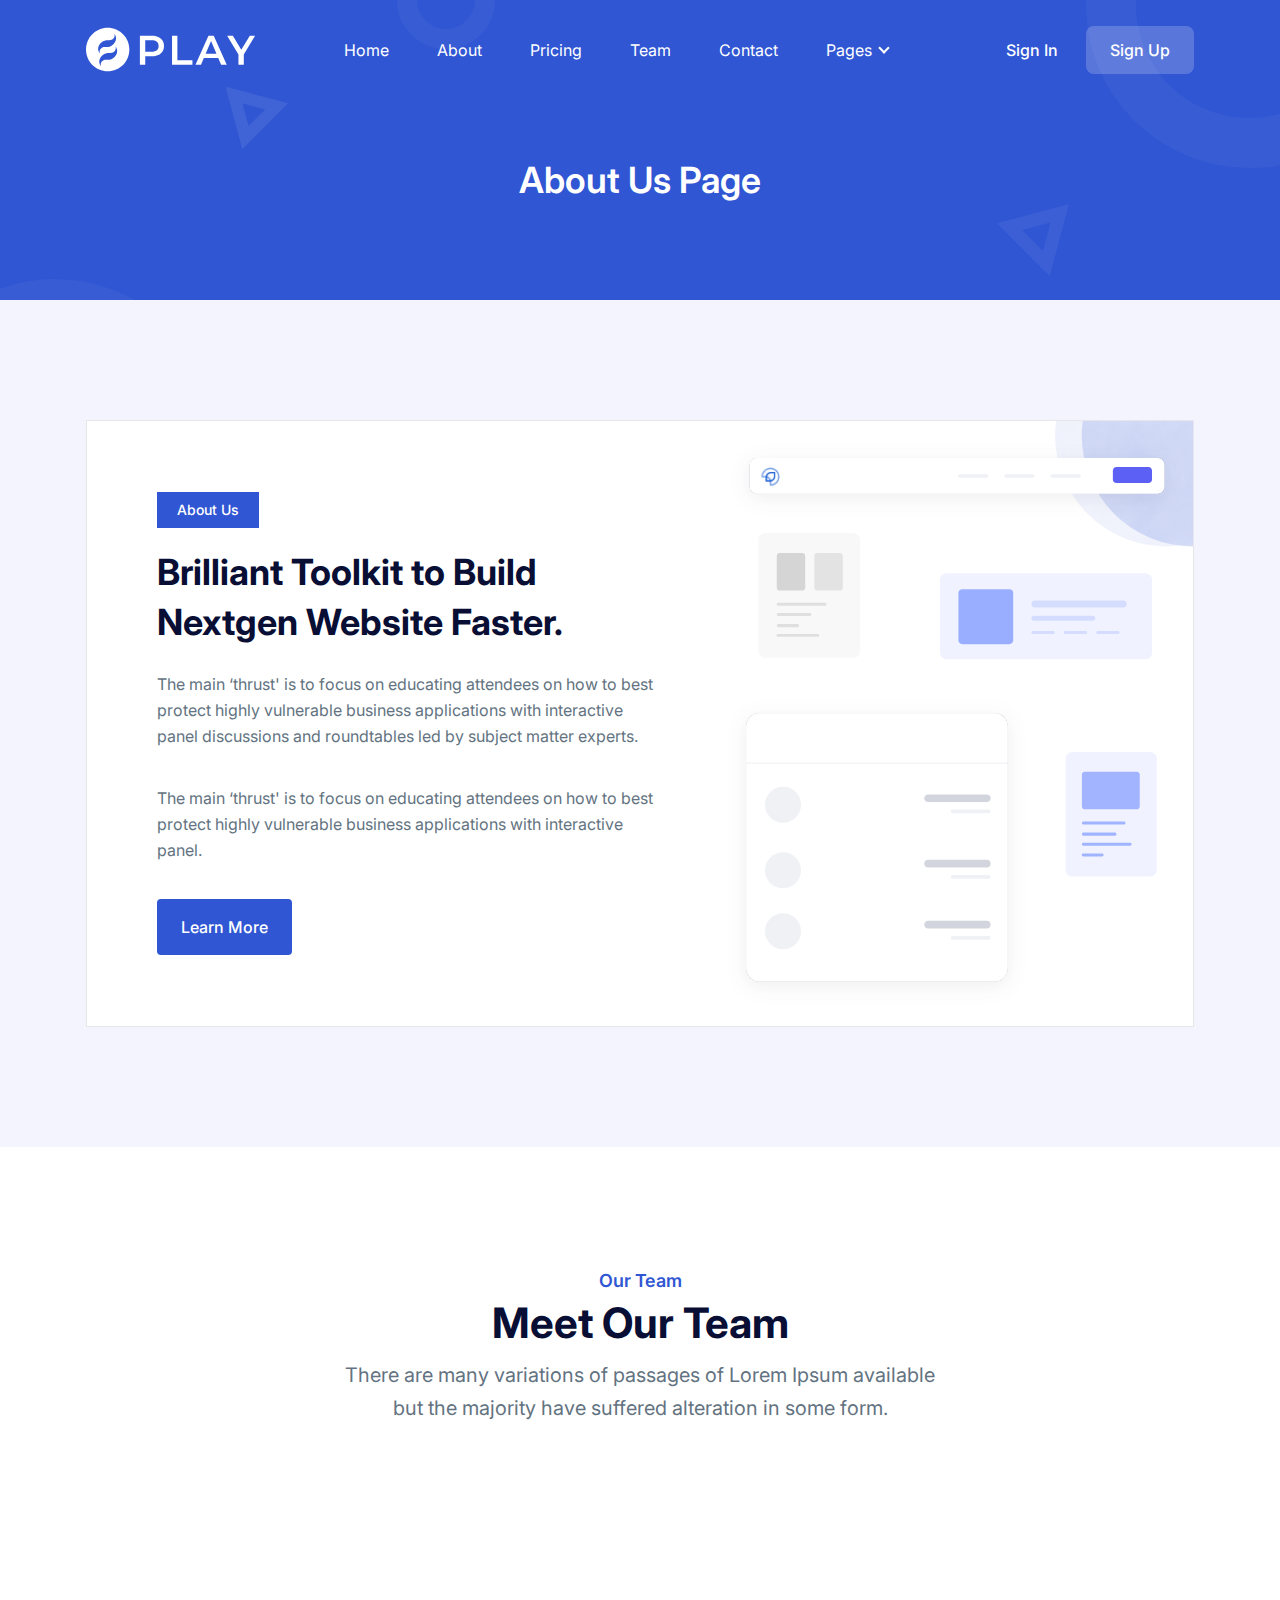
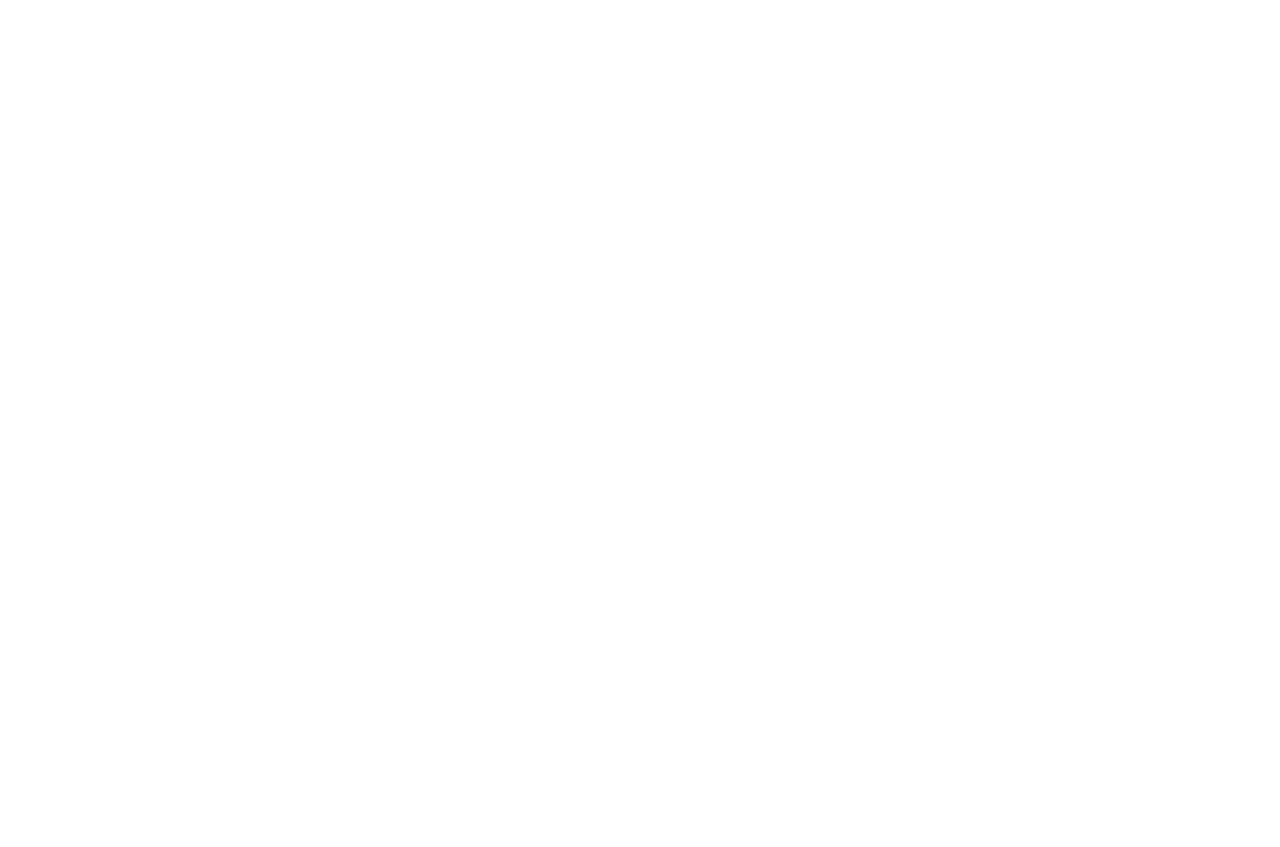
<file: about.html>
<!DOCTYPE html>
<html lang="en">
  <head>
    <meta charset="UTF-8" />
    <meta http-equiv="X-UA-Compatible" content="IE=edge" />
    <meta name="viewport" content="width=device-width, initial-scale=1.0" />
    <title>About | Play Tailwind</title>
    <link
      rel="shortcut icon"
      href="assets/images/favicon.png"
      type="image/x-icon"
    />
    <link rel="stylesheet" href="assets/css/animate.css" />
    <link rel="stylesheet" href="assets/css/tailwind.css" />

    <!-- ==== WOW JS ==== -->
    <script src="assets/js/wow.min.js"></script>
    <script>
      new WOW().init();
    </script>
  </head>
  <body>
    <!-- ====== Navbar Section Start -->
    <div
      class="
        ud-header
        bg-transparent
        absolute
        top-0
        left-0
        z-40
        w-full
        flex
        items-center
      "
    >
      <div class="container">
        <div class="flex -mx-4 items-center justify-between relative">
          <div class="px-4 w-60 max-w-full">
            <a href="index.html" class="navbar-logo w-full block py-5">
              <img
                src="assets/images/logo/logo-white.svg"
                alt="logo"
                class="w-full header-logo"
              />
            </a>
          </div>
          <div class="flex px-4 justify-between items-center w-full">
            <div>
              <button
                id="navbarToggler"
                class="
                  block
                  absolute
                  right-4
                  top-1/2
                  -translate-y-1/2
                  lg:hidden
                  focus:ring-2
                  ring-primary
                  px-3
                  py-[6px]
                  rounded-lg
                "
              >
                <span
                  class="relative w-[30px] h-[2px] my-[6px] block bg-white"
                ></span>
                <span
                  class="relative w-[30px] h-[2px] my-[6px] block bg-white"
                ></span>
                <span
                  class="relative w-[30px] h-[2px] my-[6px] block bg-white"
                ></span>
              </button>
              <nav
                id="navbarCollapse"
                class="
                  absolute
                  py-5
                  lg:py-0 lg:px-4
                  xl:px-6
                  bg-white
                  lg:bg-transparent
                  shadow-lg
                  rounded-lg
                  max-w-[250px]
                  w-full
                  lg:max-w-full lg:w-full
                  right-4
                  top-full
                  hidden
                  lg:block lg:static lg:shadow-none
                "
              >
                <ul class="blcok lg:flex">
                  <li class="relative group">
                    <a
                      href="#home"
                      class="
                        ud-menu-scroll
                        text-base text-dark
                        lg:text-white
                        lg:group-hover:opacity-70
                        lg:group-hover:text-white
                        group-hover:text-primary
                        py-2
                        lg:py-6 lg:inline-flex lg:px-0
                        flex
                        mx-8
                        lg:mr-0
                      "
                    >
                      Home
                    </a>
                  </li>
                  <li class="relative group">
                    <a
                      href="/#about"
                      class="
                        ud-menu-scroll
                        text-base text-dark
                        lg:text-white
                        lg:group-hover:opacity-70
                        lg:group-hover:text-white
                        group-hover:text-primary
                        py-2
                        lg:py-6 lg:inline-flex lg:px-0
                        flex
                        mx-8
                        lg:mr-0 lg:ml-7
                        xl:ml-12
                      "
                    >
                      About
                    </a>
                  </li>
                  <li class="relative group">
                    <a
                      href="/#pricing"
                      class="
                        ud-menu-scroll
                        text-base text-dark
                        lg:text-white
                        lg:group-hover:opacity-70
                        lg:group-hover:text-white
                        group-hover:text-primary
                        py-2
                        lg:py-6 lg:inline-flex lg:px-0
                        flex
                        mx-8
                        lg:mr-0 lg:ml-7
                        xl:ml-12
                      "
                    >
                      Pricing
                    </a>
                  </li>
                  <li class="relative group">
                    <a
                      href="/#team"
                      class="
                        ud-menu-scroll
                        text-base text-dark
                        lg:text-white
                        lg:group-hover:opacity-70
                        lg:group-hover:text-white
                        group-hover:text-primary
                        py-2
                        lg:py-6 lg:inline-flex lg:px-0
                        flex
                        mx-8
                        lg:mr-0 lg:ml-7
                        xl:ml-12
                      "
                    >
                      Team
                    </a>
                  </li>
                  <li class="relative group">
                    <a
                      href="/#contact"
                      class="
                        ud-menu-scroll
                        text-base text-dark
                        lg:text-white
                        lg:group-hover:opacity-70
                        lg:group-hover:text-white
                        group-hover:text-primary
                        py-2
                        lg:py-6 lg:inline-flex lg:px-0
                        flex
                        mx-8
                        lg:mr-0 lg:ml-7
                        xl:ml-12
                      "
                    >
                      Contact
                    </a>
                  </li>
                  <li class="relative group submenu-item">
                    <a
                      href="javascript:void(0)"
                      class="
                        text-base text-dark
                        lg:text-white
                        lg:group-hover:opacity-70
                        lg:group-hover:text-white
                        group-hover:text-primary
                        py-2
                        lg:py-6 lg:inline-flex lg:pl-0 lg:pr-4
                        flex
                        mx-8
                        lg:mr-0 lg:ml-8
                        xl:ml-12
                        relative
                        after:absolute
                        after:w-2
                        after:h-2
                        after:border-b-2
                        after:border-r-2
                        after:border-current
                        after:rotate-45
                        lg:after:right-0
                        after:right-1
                        after:top-1/2
                        after:-translate-y-1/2
                        after:mt-[-2px]
                      "
                    >
                      Pages
                    </a>
                    <div
                      class="
                        submenu
                        hidden
                        relative
                        lg:absolute
                        w-[250px]
                        top-full
                        lg:top-[110%]
                        left-0
                        rounded-sm
                        lg:shadow-lg
                        p-4
                        lg:block lg:opacity-0 lg:invisible
                        group-hover:opacity-100
                        lg:group-hover:visible lg:group-hover:top-full
                        bg-white
                        transition-[top]
                        duration-300
                      "
                    >
                      <a
                        href="about.html"
                        class="
                          block
                          text-sm text-body-color
                          rounded
                          hover:text-primary
                          py-[10px]
                          px-4
                        "
                      >
                        About Page
                      </a>
                      <a
                        href="pricing.html"
                        class="
                          block
                          text-sm text-body-color
                          rounded
                          hover:text-primary
                          py-[10px]
                          px-4
                        "
                      >
                        Pricing Page
                      </a>
                      <a
                        href="contact.html"
                        class="
                          block
                          text-sm text-body-color
                          rounded
                          hover:text-primary
                          py-[10px]
                          px-4
                        "
                      >
                        Contact Page
                      </a>
                      <a
                        href="blog-grids.html"
                        class="
                          block
                          text-sm text-body-color
                          rounded
                          hover:text-primary
                          py-[10px]
                          px-4
                        "
                      >
                        Blog Grid Page
                      </a>
                      <a
                        href="blog-details.html"
                        class="
                          block
                          text-sm text-body-color
                          rounded
                          hover:text-primary
                          py-[10px]
                          px-4
                        "
                      >
                        Blog Details Page
                      </a>
                      <a
                        href="signup.html"
                        class="
                          block
                          text-sm text-body-color
                          rounded
                          hover:text-primary
                          py-[10px]
                          px-4
                        "
                      >
                        Sign Up Page
                      </a>
                      <a
                        href="signin.html"
                        class="
                          block
                          text-sm text-body-color
                          rounded
                          hover:text-primary
                          py-[10px]
                          px-4
                        "
                      >
                        Sign In Page
                      </a>
                      <a
                        href="404.html"
                        class="
                          block
                          text-sm text-body-color
                          rounded
                          hover:text-primary
                          py-[10px]
                          px-4
                        "
                      >
                        404 Page
                      </a>
                    </div>
                  </li>
                </ul>
              </nav>
            </div>
            <div class="sm:flex justify-end hidden pr-16 lg:pr-0">
              <a
                href="signin.html"
                class="
                  text-base
                  font-medium
                  text-white
                  hover:opacity-70
                  py-3
                  px-7
                  loginBtn
                "
              >
                Sign In
              </a>
              <a
                href="signup.html"
                class="
                  text-base
                  font-medium
                  text-white
                  bg-white bg-opacity-20
                  rounded-lg
                  py-3
                  px-6
                  hover:bg-opacity-100 hover:text-dark
                  signUpBtn
                  duration-300
                  ease-in-out
                "
              >
                Sign Up
              </a>
            </div>
          </div>
        </div>
      </div>
    </div>
    <!-- ====== Navbar Section End -->

    <!-- ====== Banner Section Start -->
    <div
      class="
        relative
        z-10
        pt-[120px]
        md:pt-[130px]
        lg:pt-[160px]
        pb-[100px]
        bg-primary
        overflow-hidden
      "
    >
      <div class="container">
        <div class="flex flex-wrap items-center -mx-4">
          <div class="w-full px-4">
            <div class="text-center">
              <h1 class="font-semibold text-white text-4xl">About Us Page</h1>
            </div>
          </div>
        </div>
      </div>
      <div>
        <span class="absolute top-0 left-0 z-[-1]">
          <svg
            width="495"
            height="470"
            viewBox="0 0 495 470"
            fill="none"
            xmlns="http://www.w3.org/2000/svg"
          >
            <circle
              cx="55"
              cy="442"
              r="138"
              stroke="white"
              stroke-opacity="0.04"
              stroke-width="50"
            />
            <circle
              cx="446"
              r="39"
              stroke="white"
              stroke-opacity="0.04"
              stroke-width="20"
            />
            <path
              d="M245.406 137.609L233.985 94.9852L276.609 106.406L245.406 137.609Z"
              stroke="white"
              stroke-opacity="0.08"
              stroke-width="12"
            />
          </svg>
        </span>
        <span class="absolute top-0 right-0 z-[-1]">
          <svg
            width="493"
            height="470"
            viewBox="0 0 493 470"
            fill="none"
            xmlns="http://www.w3.org/2000/svg"
          >
            <circle
              cx="462"
              cy="5"
              r="138"
              stroke="white"
              stroke-opacity="0.04"
              stroke-width="50"
            />
            <circle
              cx="49"
              cy="470"
              r="39"
              stroke="white"
              stroke-opacity="0.04"
              stroke-width="20"
            />
            <path
              d="M222.393 226.701L272.808 213.192L259.299 263.607L222.393 226.701Z"
              stroke="white"
              stroke-opacity="0.06"
              stroke-width="13"
            />
          </svg>
        </span>
      </div>
    </div>
    <!-- ====== Banner Section End -->

    <!-- ====== About Section Start -->
    <section
      id="about"
      class="pt-20 lg:pt-[120px] pb-20 lg:pb-[120px] bg-[#f3f4fe]"
    >
      <div class="container">
        <div class="bg-white wow fadeInUp" data-wow-delay=".2s">
          <div class="flex flex-wrap -mx-4">
            <div class="w-full px-4">
              <div
                class="
                  lg:flex
                  items-center
                  justify-between
                  border
                  overflow-hidden
                "
              >
                <div
                  class="
                    lg:max-w-[565px]
                    xl:max-w-[640px]
                    w-full
                    py-12
                    px-7
                    sm:px-12
                    md:p-16
                    lg:py-9 lg:px-16
                    xl:p-[70px]
                  "
                >
                  <span
                    class="
                      text-sm
                      font-medium
                      text-white
                      py-2
                      px-5
                      bg-primary
                      inline-block
                      mb-5
                    "
                  >
                    About Us
                  </span>
                  <h2
                    class="
                      font-bold
                      text-3xl
                      sm:text-4xl
                      2xl:text-[40px]
                      sm:leading-snug
                      text-dark
                      mb-6
                    "
                  >
                    Brilliant Toolkit to Build Nextgen Website Faster.
                  </h2>
                  <p class="text-base text-body-color mb-9 leading-relaxed">
                    The main ‘thrust' is to focus on educating attendees on how
                    to best protect highly vulnerable business applications with
                    interactive panel discussions and roundtables led by subject
                    matter experts.
                  </p>
                  <p class="text-base text-body-color mb-9 leading-relaxed">
                    The main ‘thrust' is to focus on educating attendees on how
                    to best protect highly vulnerable business applications with
                    interactive panel.
                  </p>
                  <a
                    href="javascript:void(0)"
                    class="
                      inline-flex
                      items-center
                      justify-center
                      py-4
                      px-6
                      rounded
                      text-white
                      bg-primary
                      text-base
                      font-medium
                      hover:bg-opacity-90 hover:shadow-lg
                      transition
                      duration-300
                      ease-in-out
                    "
                  >
                    Learn More
                  </a>
                </div>
                <div class="text-center">
                  <div class="relative inline-block z-10">
                    <img
                      src="assets/images/about/about-image.svg"
                      alt="image"
                      class="mx-auto lg:ml-auto"
                    />
                  </div>
                </div>
              </div>
            </div>
          </div>
        </div>
      </div>
    </section>
    <!-- ====== About Section End -->

    <!-- ====== Team Section Start -->
    <section id="team" class="pt-20 lg:pt-[120px] pb-10 lg:pb-20">
      <div class="container">
        <div class="flex flex-wrap -mx-4">
          <div class="w-full px-4">
            <div class="text-center mx-auto mb-[60px] max-w-[620px]">
              <span class="font-semibold text-lg text-primary mb-2 block">
                Our Team
              </span>
              <h2
                class="
                  font-bold
                  text-3xl
                  sm:text-4xl
                  md:text-[42px]
                  text-dark
                  mb-4
                "
              >
                Meet Our Team
              </h2>
              <p
                class="
                  text-lg
                  sm:text-xl
                  leading-relaxed
                  sm:leading-relaxed
                  text-body-color
                "
              >
                There are many variations of passages of Lorem Ipsum available
                but the majority have suffered alteration in some form.
              </p>
            </div>
          </div>
        </div>

        <div class="flex flex-wrap justify-center -mx-4">
          <div class="w-full sm:w-1/2 lg:w-1/4 px-4">
            <div class="mb-10 wow fadeInUp" data-wow-delay=".1s">
              <div
                class="
                  relative
                  w-[170px]
                  h-170px]
                  rounded-full
                  z-10
                  mx-auto
                  mb-6
                "
              >
                <img
                  src="assets/images/team/team-01.png"
                  alt="image"
                  class="w-full rounded-full"
                />
                <span class="absolute top-0 left-0 z-[-1]">
                  <svg
                    width="71"
                    height="82"
                    viewBox="0 0 71 82"
                    fill="none"
                    xmlns="http://www.w3.org/2000/svg"
                  >
                    <circle
                      cx="1.29337"
                      cy="80.7066"
                      r="1.29337"
                      transform="rotate(-90 1.29337 80.7066)"
                      fill="#3056D3"
                    />
                    <circle
                      cx="12.6747"
                      cy="80.7066"
                      r="1.29337"
                      transform="rotate(-90 12.6747 80.7066)"
                      fill="#3056D3"
                    />
                    <circle
                      cx="24.0575"
                      cy="80.7066"
                      r="1.29337"
                      transform="rotate(-90 24.0575 80.7066)"
                      fill="#3056D3"
                    />
                    <circle
                      cx="35.4379"
                      cy="80.7066"
                      r="1.29337"
                      transform="rotate(-90 35.4379 80.7066)"
                      fill="#3056D3"
                    />
                    <circle
                      cx="46.8197"
                      cy="80.7066"
                      r="1.29337"
                      transform="rotate(-90 46.8197 80.7066)"
                      fill="#3056D3"
                    />
                    <circle
                      cx="68.807"
                      cy="80.7066"
                      r="1.29337"
                      transform="rotate(-90 68.807 80.7066)"
                      fill="#3056D3"
                    />
                    <circle
                      cx="57.9443"
                      cy="80.7066"
                      r="1.29337"
                      transform="rotate(-90 57.9443 80.7066)"
                      fill="#3056D3"
                    />
                    <circle
                      cx="1.29337"
                      cy="69.3249"
                      r="1.29337"
                      transform="rotate(-90 1.29337 69.3249)"
                      fill="#3056D3"
                    />
                    <circle
                      cx="12.6747"
                      cy="69.3249"
                      r="1.29337"
                      transform="rotate(-90 12.6747 69.3249)"
                      fill="#3056D3"
                    />
                    <circle
                      cx="24.0575"
                      cy="69.3249"
                      r="1.29337"
                      transform="rotate(-90 24.0575 69.3249)"
                      fill="#3056D3"
                    />
                    <circle
                      cx="35.4379"
                      cy="69.3249"
                      r="1.29337"
                      transform="rotate(-90 35.4379 69.3249)"
                      fill="#3056D3"
                    />
                    <circle
                      cx="46.8197"
                      cy="69.325"
                      r="1.29337"
                      transform="rotate(-90 46.8197 69.325)"
                      fill="#3056D3"
                    />
                    <circle
                      cx="68.807"
                      cy="69.325"
                      r="1.29337"
                      transform="rotate(-90 68.807 69.325)"
                      fill="#3056D3"
                    />
                    <circle
                      cx="57.9433"
                      cy="69.325"
                      r="1.29337"
                      transform="rotate(-90 57.9433 69.325)"
                      fill="#3056D3"
                    />
                    <circle
                      cx="1.29337"
                      cy="57.9433"
                      r="1.29337"
                      transform="rotate(-90 1.29337 57.9433)"
                      fill="#3056D3"
                    />
                    <circle
                      cx="1.29337"
                      cy="24.0568"
                      r="1.29337"
                      transform="rotate(-90 1.29337 24.0568)"
                      fill="#3056D3"
                    />
                    <circle
                      cx="12.6747"
                      cy="57.9433"
                      r="1.29337"
                      transform="rotate(-90 12.6747 57.9433)"
                      fill="#3056D3"
                    />
                    <circle
                      cx="12.6747"
                      cy="24.0568"
                      r="1.29337"
                      transform="rotate(-90 12.6747 24.0568)"
                      fill="#3056D3"
                    />
                    <circle
                      cx="24.0575"
                      cy="57.9433"
                      r="1.29337"
                      transform="rotate(-90 24.0575 57.9433)"
                      fill="#3056D3"
                    />
                    <circle
                      cx="24.0575"
                      cy="24.0568"
                      r="1.29337"
                      transform="rotate(-90 24.0575 24.0568)"
                      fill="#3056D3"
                    />
                    <circle
                      cx="35.4379"
                      cy="57.9433"
                      r="1.29337"
                      transform="rotate(-90 35.4379 57.9433)"
                      fill="#3056D3"
                    />
                    <circle
                      cx="35.4379"
                      cy="24.0568"
                      r="1.29337"
                      transform="rotate(-90 35.4379 24.0568)"
                      fill="#3056D3"
                    />
                    <circle
                      cx="46.8197"
                      cy="57.9431"
                      r="1.29337"
                      transform="rotate(-90 46.8197 57.9431)"
                      fill="#3056D3"
                    />
                    <circle
                      cx="46.8197"
                      cy="24.0567"
                      r="1.29337"
                      transform="rotate(-90 46.8197 24.0567)"
                      fill="#3056D3"
                    />
                    <circle
                      cx="68.807"
                      cy="57.9431"
                      r="1.29337"
                      transform="rotate(-90 68.807 57.9431)"
                      fill="#3056D3"
                    />
                    <circle
                      cx="68.807"
                      cy="24.0567"
                      r="1.29337"
                      transform="rotate(-90 68.807 24.0567)"
                      fill="#3056D3"
                    />
                    <circle
                      cx="57.9433"
                      cy="57.9431"
                      r="1.29337"
                      transform="rotate(-90 57.9433 57.9431)"
                      fill="#3056D3"
                    />
                    <circle
                      cx="57.9443"
                      cy="24.0567"
                      r="1.29337"
                      transform="rotate(-90 57.9443 24.0567)"
                      fill="#3056D3"
                    />
                    <circle
                      cx="1.29337"
                      cy="46.5615"
                      r="1.29337"
                      transform="rotate(-90 1.29337 46.5615)"
                      fill="#3056D3"
                    />
                    <circle
                      cx="1.29337"
                      cy="12.6751"
                      r="1.29337"
                      transform="rotate(-90 1.29337 12.6751)"
                      fill="#3056D3"
                    />
                    <circle
                      cx="12.6747"
                      cy="46.5615"
                      r="1.29337"
                      transform="rotate(-90 12.6747 46.5615)"
                      fill="#3056D3"
                    />
                    <circle
                      cx="12.6747"
                      cy="12.6751"
                      r="1.29337"
                      transform="rotate(-90 12.6747 12.6751)"
                      fill="#3056D3"
                    />
                    <circle
                      cx="24.0575"
                      cy="46.5615"
                      r="1.29337"
                      transform="rotate(-90 24.0575 46.5615)"
                      fill="#3056D3"
                    />
                    <circle
                      cx="24.0575"
                      cy="12.6751"
                      r="1.29337"
                      transform="rotate(-90 24.0575 12.6751)"
                      fill="#3056D3"
                    />
                    <circle
                      cx="35.4379"
                      cy="46.5615"
                      r="1.29337"
                      transform="rotate(-90 35.4379 46.5615)"
                      fill="#3056D3"
                    />
                    <circle
                      cx="35.4379"
                      cy="12.6751"
                      r="1.29337"
                      transform="rotate(-90 35.4379 12.6751)"
                      fill="#3056D3"
                    />
                    <circle
                      cx="46.8197"
                      cy="46.5615"
                      r="1.29337"
                      transform="rotate(-90 46.8197 46.5615)"
                      fill="#3056D3"
                    />
                    <circle
                      cx="46.8197"
                      cy="12.6751"
                      r="1.29337"
                      transform="rotate(-90 46.8197 12.6751)"
                      fill="#3056D3"
                    />
                    <circle
                      cx="68.807"
                      cy="46.5615"
                      r="1.29337"
                      transform="rotate(-90 68.807 46.5615)"
                      fill="#3056D3"
                    />
                    <circle
                      cx="68.807"
                      cy="12.6751"
                      r="1.29337"
                      transform="rotate(-90 68.807 12.6751)"
                      fill="#3056D3"
                    />
                    <circle
                      cx="57.9433"
                      cy="46.5615"
                      r="1.29337"
                      transform="rotate(-90 57.9433 46.5615)"
                      fill="#3056D3"
                    />
                    <circle
                      cx="57.9443"
                      cy="12.6751"
                      r="1.29337"
                      transform="rotate(-90 57.9443 12.6751)"
                      fill="#3056D3"
                    />
                    <circle
                      cx="1.29337"
                      cy="35.1798"
                      r="1.29337"
                      transform="rotate(-90 1.29337 35.1798)"
                      fill="#3056D3"
                    />
                    <circle
                      cx="1.29337"
                      cy="1.2933"
                      r="1.29337"
                      transform="rotate(-90 1.29337 1.2933)"
                      fill="#3056D3"
                    />
                    <circle
                      cx="12.6747"
                      cy="35.1798"
                      r="1.29337"
                      transform="rotate(-90 12.6747 35.1798)"
                      fill="#3056D3"
                    />
                    <circle
                      cx="12.6747"
                      cy="1.2933"
                      r="1.29337"
                      transform="rotate(-90 12.6747 1.2933)"
                      fill="#3056D3"
                    />
                    <circle
                      cx="24.0575"
                      cy="35.1798"
                      r="1.29337"
                      transform="rotate(-90 24.0575 35.1798)"
                      fill="#3056D3"
                    />
                    <circle
                      cx="24.0575"
                      cy="1.29336"
                      r="1.29337"
                      transform="rotate(-90 24.0575 1.29336)"
                      fill="#3056D3"
                    />
                    <circle
                      cx="35.4379"
                      cy="35.1798"
                      r="1.29337"
                      transform="rotate(-90 35.4379 35.1798)"
                      fill="#3056D3"
                    />
                    <circle
                      cx="35.4379"
                      cy="1.29336"
                      r="1.29337"
                      transform="rotate(-90 35.4379 1.29336)"
                      fill="#3056D3"
                    />
                    <circle
                      cx="46.8197"
                      cy="35.18"
                      r="1.29337"
                      transform="rotate(-90 46.8197 35.18)"
                      fill="#3056D3"
                    />
                    <circle
                      cx="46.8197"
                      cy="1.29354"
                      r="1.29337"
                      transform="rotate(-90 46.8197 1.29354)"
                      fill="#3056D3"
                    />
                    <circle
                      cx="68.807"
                      cy="35.18"
                      r="1.29337"
                      transform="rotate(-90 68.807 35.18)"
                      fill="#3056D3"
                    />
                    <circle
                      cx="68.807"
                      cy="1.29354"
                      r="1.29337"
                      transform="rotate(-90 68.807 1.29354)"
                      fill="#3056D3"
                    />
                    <circle
                      cx="57.9443"
                      cy="35.18"
                      r="1.29337"
                      transform="rotate(-90 57.9443 35.18)"
                      fill="#3056D3"
                    />
                    <circle
                      cx="57.9443"
                      cy="1.29354"
                      r="1.29337"
                      transform="rotate(-90 57.9443 1.29354)"
                      fill="#3056D3"
                    />
                  </svg>
                </span>
                <span class="absolute right-0 bottom-0">
                  <svg
                    width="22"
                    height="22"
                    viewBox="0 0 22 22"
                    fill="none"
                    xmlns="http://www.w3.org/2000/svg"
                  >
                    <path
                      d="M21.5 21.5L0.505701 21.5C0.767606 10.023 10.023 0.767604 21.5 0.505697L21.5 21.5Z"
                      stroke="#13C296"
                    />
                  </svg>
                </span>
              </div>
              <div class="text-center">
                <h4 class="font-medium text-lg text-dark mb-2">
                  Adveen Desuza
                </h4>
                <p class="font-medium text-sm text-body-color mb-5">
                  UI Designer
                </p>
                <div class="flex items-center justify-center">
                  <a
                    href="javascript:void(0)"
                    class="
                      text-[#cdced6]
                      hover:text-primary
                      w-8
                      h-8
                      mx-2
                      flex
                      items-center
                      justify-center
                    "
                  >
                    <svg
                      width="10"
                      height="18"
                      viewBox="0 0 10 18"
                      class="fill-current"
                    >
                      <path
                        d="M9.29878 7.2H7.74898H7.19548V6.61935V4.81936V4.23871H7.74898H8.91133C9.21575 4.23871 9.46483 4.00645 9.46483 3.65806V0.580645C9.46483 0.26129 9.24343 0 8.91133 0H6.89106C4.70474 0 3.18262 1.62581 3.18262 4.03548V6.56129V7.14194H2.62912H0.747223C0.359774 7.14194 0 7.46129 0 7.92581V10.0161C0 10.4226 0.304424 10.8 0.747223 10.8H2.57377H3.12727V11.3806V17.2161C3.12727 17.6226 3.43169 18 3.87449 18H6.47593C6.64198 18 6.78036 17.9129 6.89106 17.7968C7.00176 17.6806 7.08478 17.4774 7.08478 17.3032V11.4097V10.829H7.66596H8.91133C9.2711 10.829 9.54785 10.5968 9.6032 10.2484V10.2194V10.1903L9.99065 8.1871C10.0183 7.98387 9.99065 7.75161 9.8246 7.51935C9.76925 7.37419 9.52018 7.22903 9.29878 7.2Z"
                      />
                    </svg>
                  </a>
                  <a
                    href="javascript:void(0)"
                    class="
                      text-[#cdced6]
                      hover:text-primary
                      w-8
                      h-8
                      mx-2
                      flex
                      items-center
                      justify-center
                    "
                  >
                    <svg
                      width="18"
                      height="14"
                      viewBox="0 0 18 14"
                      class="fill-current"
                    >
                      <path
                        d="M15.9968 2.41096L17.1 1.09589C17.4194 0.739726 17.5065 0.465753 17.5355 0.328767C16.6645 0.821918 15.8516 0.986301 15.329 0.986301H15.1258L15.0097 0.876712C14.3129 0.30137 13.4419 0 12.5129 0C10.4806 0 8.88387 1.58904 8.88387 3.42466C8.88387 3.53425 8.88387 3.69863 8.9129 3.80822L9 4.35616L8.39032 4.32877C4.67419 4.21918 1.62581 1.20548 1.13226 0.684932C0.319355 2.05479 0.783871 3.36986 1.27742 4.19178L2.26452 5.72603L0.696774 4.90411C0.725806 6.05479 1.19032 6.9589 2.09032 7.61644L2.87419 8.16438L2.09032 8.46575C2.58387 9.86301 3.6871 10.4384 4.5 10.6575L5.57419 10.9315L4.55806 11.589C2.93226 12.6849 0.9 12.6027 0 12.5205C1.82903 13.726 4.00645 14 5.51613 14C6.64839 14 7.49032 13.8904 7.69355 13.8082C15.8226 12 16.2 5.15068 16.2 3.78082V3.58904L16.3742 3.47945C17.3613 2.60274 17.7677 2.13699 18 1.86301C17.9129 1.89041 17.7968 1.94521 17.6806 1.9726L15.9968 2.41096Z"
                      />
                    </svg>
                  </a>
                  <a
                    href="javascript:void(0)"
                    class="
                      text-[#cdced6]
                      hover:text-primary
                      w-8
                      h-8
                      mx-2
                      flex
                      items-center
                      justify-center
                    "
                  >
                    <svg
                      width="18"
                      height="18"
                      viewBox="0 0 18 18"
                      class="fill-current"
                    >
                      <path
                        d="M8.90245 12.1939C10.7363 12.1939 12.2229 10.7073 12.2229 8.87352C12.2229 7.0397 10.7363 5.5531 8.90245 5.5531C7.06863 5.5531 5.58203 7.0397 5.58203 8.87352C5.58203 10.7073 7.06863 12.1939 8.90245 12.1939Z"
                      />
                      <path
                        d="M12.5088 0H5.23824C2.34719 0 0 2.34719 0 5.23824V12.4516C0 15.3999 2.34719 17.7471 5.23824 17.7471H12.4516C15.3999 17.7471 17.7471 15.3999 17.7471 12.5088V5.23824C17.7471 2.34719 15.3999 0 12.5088 0ZM8.90215 13.2244C6.46909 13.2244 4.55126 11.2493 4.55126 8.87353C4.55126 6.49771 6.49771 4.52264 8.90215 4.52264C11.278 4.52264 13.2244 6.49771 13.2244 8.87353C13.2244 11.2493 11.3066 13.2244 8.90215 13.2244ZM14.9133 4.92338C14.627 5.23824 14.1976 5.40999 13.711 5.40999C13.2817 5.40999 12.8523 5.23824 12.5088 4.92338C12.1939 4.60851 12.0222 4.20777 12.0222 3.72116C12.0222 3.23454 12.1939 2.86243 12.5088 2.51894C12.8237 2.17545 13.2244 2.0037 13.711 2.0037C14.1404 2.0037 14.5984 2.17545 14.9133 2.49031C15.1995 2.86243 15.3999 3.29179 15.3999 3.74978C15.3712 4.20777 15.1995 4.60851 14.9133 4.92338Z"
                      />
                      <path
                        d="M13.7397 3.03418C13.3676 3.03418 13.0527 3.34905 13.0527 3.72116C13.0527 4.09328 13.3676 4.40815 13.7397 4.40815C14.1118 4.40815 14.4267 4.09328 14.4267 3.72116C14.4267 3.34905 14.1405 3.03418 13.7397 3.03418Z"
                      />
                    </svg>
                  </a>
                </div>
              </div>
            </div>
          </div>
          <div class="w-full sm:w-1/2 lg:w-1/4 px-4">
            <div class="mb-10 wow fadeInUp" data-wow-delay=".15s">
              <div
                class="
                  relative
                  w-[170px]
                  h-170px]
                  rounded-full
                  z-10
                  mx-auto
                  mb-6
                "
              >
                <img
                  src="assets/images/team/team-02.png"
                  alt="image"
                  class="w-full rounded-full"
                />
                <span class="absolute top-0 left-0 z-[-1]">
                  <svg
                    width="71"
                    height="82"
                    viewBox="0 0 71 82"
                    fill="none"
                    xmlns="http://www.w3.org/2000/svg"
                  >
                    <circle
                      cx="1.29337"
                      cy="80.7066"
                      r="1.29337"
                      transform="rotate(-90 1.29337 80.7066)"
                      fill="#3056D3"
                    />
                    <circle
                      cx="12.6747"
                      cy="80.7066"
                      r="1.29337"
                      transform="rotate(-90 12.6747 80.7066)"
                      fill="#3056D3"
                    />
                    <circle
                      cx="24.0575"
                      cy="80.7066"
                      r="1.29337"
                      transform="rotate(-90 24.0575 80.7066)"
                      fill="#3056D3"
                    />
                    <circle
                      cx="35.4379"
                      cy="80.7066"
                      r="1.29337"
                      transform="rotate(-90 35.4379 80.7066)"
                      fill="#3056D3"
                    />
                    <circle
                      cx="46.8197"
                      cy="80.7066"
                      r="1.29337"
                      transform="rotate(-90 46.8197 80.7066)"
                      fill="#3056D3"
                    />
                    <circle
                      cx="68.807"
                      cy="80.7066"
                      r="1.29337"
                      transform="rotate(-90 68.807 80.7066)"
                      fill="#3056D3"
                    />
                    <circle
                      cx="57.9443"
                      cy="80.7066"
                      r="1.29337"
                      transform="rotate(-90 57.9443 80.7066)"
                      fill="#3056D3"
                    />
                    <circle
                      cx="1.29337"
                      cy="69.3249"
                      r="1.29337"
                      transform="rotate(-90 1.29337 69.3249)"
                      fill="#3056D3"
                    />
                    <circle
                      cx="12.6747"
                      cy="69.3249"
                      r="1.29337"
                      transform="rotate(-90 12.6747 69.3249)"
                      fill="#3056D3"
                    />
                    <circle
                      cx="24.0575"
                      cy="69.3249"
                      r="1.29337"
                      transform="rotate(-90 24.0575 69.3249)"
                      fill="#3056D3"
                    />
                    <circle
                      cx="35.4379"
                      cy="69.3249"
                      r="1.29337"
                      transform="rotate(-90 35.4379 69.3249)"
                      fill="#3056D3"
                    />
                    <circle
                      cx="46.8197"
                      cy="69.325"
                      r="1.29337"
                      transform="rotate(-90 46.8197 69.325)"
                      fill="#3056D3"
                    />
                    <circle
                      cx="68.807"
                      cy="69.325"
                      r="1.29337"
                      transform="rotate(-90 68.807 69.325)"
                      fill="#3056D3"
                    />
                    <circle
                      cx="57.9433"
                      cy="69.325"
                      r="1.29337"
                      transform="rotate(-90 57.9433 69.325)"
                      fill="#3056D3"
                    />
                    <circle
                      cx="1.29337"
                      cy="57.9433"
                      r="1.29337"
                      transform="rotate(-90 1.29337 57.9433)"
                      fill="#3056D3"
                    />
                    <circle
                      cx="1.29337"
                      cy="24.0568"
                      r="1.29337"
                      transform="rotate(-90 1.29337 24.0568)"
                      fill="#3056D3"
                    />
                    <circle
                      cx="12.6747"
                      cy="57.9433"
                      r="1.29337"
                      transform="rotate(-90 12.6747 57.9433)"
                      fill="#3056D3"
                    />
                    <circle
                      cx="12.6747"
                      cy="24.0568"
                      r="1.29337"
                      transform="rotate(-90 12.6747 24.0568)"
                      fill="#3056D3"
                    />
                    <circle
                      cx="24.0575"
                      cy="57.9433"
                      r="1.29337"
                      transform="rotate(-90 24.0575 57.9433)"
                      fill="#3056D3"
                    />
                    <circle
                      cx="24.0575"
                      cy="24.0568"
                      r="1.29337"
                      transform="rotate(-90 24.0575 24.0568)"
                      fill="#3056D3"
                    />
                    <circle
                      cx="35.4379"
                      cy="57.9433"
                      r="1.29337"
                      transform="rotate(-90 35.4379 57.9433)"
                      fill="#3056D3"
                    />
                    <circle
                      cx="35.4379"
                      cy="24.0568"
                      r="1.29337"
                      transform="rotate(-90 35.4379 24.0568)"
                      fill="#3056D3"
                    />
                    <circle
                      cx="46.8197"
                      cy="57.9431"
                      r="1.29337"
                      transform="rotate(-90 46.8197 57.9431)"
                      fill="#3056D3"
                    />
                    <circle
                      cx="46.8197"
                      cy="24.0567"
                      r="1.29337"
                      transform="rotate(-90 46.8197 24.0567)"
                      fill="#3056D3"
                    />
                    <circle
                      cx="68.807"
                      cy="57.9431"
                      r="1.29337"
                      transform="rotate(-90 68.807 57.9431)"
                      fill="#3056D3"
                    />
                    <circle
                      cx="68.807"
                      cy="24.0567"
                      r="1.29337"
                      transform="rotate(-90 68.807 24.0567)"
                      fill="#3056D3"
                    />
                    <circle
                      cx="57.9433"
                      cy="57.9431"
                      r="1.29337"
                      transform="rotate(-90 57.9433 57.9431)"
                      fill="#3056D3"
                    />
                    <circle
                      cx="57.9443"
                      cy="24.0567"
                      r="1.29337"
                      transform="rotate(-90 57.9443 24.0567)"
                      fill="#3056D3"
                    />
                    <circle
                      cx="1.29337"
                      cy="46.5615"
                      r="1.29337"
                      transform="rotate(-90 1.29337 46.5615)"
                      fill="#3056D3"
                    />
                    <circle
                      cx="1.29337"
                      cy="12.6751"
                      r="1.29337"
                      transform="rotate(-90 1.29337 12.6751)"
                      fill="#3056D3"
                    />
                    <circle
                      cx="12.6747"
                      cy="46.5615"
                      r="1.29337"
                      transform="rotate(-90 12.6747 46.5615)"
                      fill="#3056D3"
                    />
                    <circle
                      cx="12.6747"
                      cy="12.6751"
                      r="1.29337"
                      transform="rotate(-90 12.6747 12.6751)"
                      fill="#3056D3"
                    />
                    <circle
                      cx="24.0575"
                      cy="46.5615"
                      r="1.29337"
                      transform="rotate(-90 24.0575 46.5615)"
                      fill="#3056D3"
                    />
                    <circle
                      cx="24.0575"
                      cy="12.6751"
                      r="1.29337"
                      transform="rotate(-90 24.0575 12.6751)"
                      fill="#3056D3"
                    />
                    <circle
                      cx="35.4379"
                      cy="46.5615"
                      r="1.29337"
                      transform="rotate(-90 35.4379 46.5615)"
                      fill="#3056D3"
                    />
                    <circle
                      cx="35.4379"
                      cy="12.6751"
                      r="1.29337"
                      transform="rotate(-90 35.4379 12.6751)"
                      fill="#3056D3"
                    />
                    <circle
                      cx="46.8197"
                      cy="46.5615"
                      r="1.29337"
                      transform="rotate(-90 46.8197 46.5615)"
                      fill="#3056D3"
                    />
                    <circle
                      cx="46.8197"
                      cy="12.6751"
                      r="1.29337"
                      transform="rotate(-90 46.8197 12.6751)"
                      fill="#3056D3"
                    />
                    <circle
                      cx="68.807"
                      cy="46.5615"
                      r="1.29337"
                      transform="rotate(-90 68.807 46.5615)"
                      fill="#3056D3"
                    />
                    <circle
                      cx="68.807"
                      cy="12.6751"
                      r="1.29337"
                      transform="rotate(-90 68.807 12.6751)"
                      fill="#3056D3"
                    />
                    <circle
                      cx="57.9433"
                      cy="46.5615"
                      r="1.29337"
                      transform="rotate(-90 57.9433 46.5615)"
                      fill="#3056D3"
                    />
                    <circle
                      cx="57.9443"
                      cy="12.6751"
                      r="1.29337"
                      transform="rotate(-90 57.9443 12.6751)"
                      fill="#3056D3"
                    />
                    <circle
                      cx="1.29337"
                      cy="35.1798"
                      r="1.29337"
                      transform="rotate(-90 1.29337 35.1798)"
                      fill="#3056D3"
                    />
                    <circle
                      cx="1.29337"
                      cy="1.2933"
                      r="1.29337"
                      transform="rotate(-90 1.29337 1.2933)"
                      fill="#3056D3"
                    />
                    <circle
                      cx="12.6747"
                      cy="35.1798"
                      r="1.29337"
                      transform="rotate(-90 12.6747 35.1798)"
                      fill="#3056D3"
                    />
                    <circle
                      cx="12.6747"
                      cy="1.2933"
                      r="1.29337"
                      transform="rotate(-90 12.6747 1.2933)"
                      fill="#3056D3"
                    />
                    <circle
                      cx="24.0575"
                      cy="35.1798"
                      r="1.29337"
                      transform="rotate(-90 24.0575 35.1798)"
                      fill="#3056D3"
                    />
                    <circle
                      cx="24.0575"
                      cy="1.29336"
                      r="1.29337"
                      transform="rotate(-90 24.0575 1.29336)"
                      fill="#3056D3"
                    />
                    <circle
                      cx="35.4379"
                      cy="35.1798"
                      r="1.29337"
                      transform="rotate(-90 35.4379 35.1798)"
                      fill="#3056D3"
                    />
                    <circle
                      cx="35.4379"
                      cy="1.29336"
                      r="1.29337"
                      transform="rotate(-90 35.4379 1.29336)"
                      fill="#3056D3"
                    />
                    <circle
                      cx="46.8197"
                      cy="35.18"
                      r="1.29337"
                      transform="rotate(-90 46.8197 35.18)"
                      fill="#3056D3"
                    />
                    <circle
                      cx="46.8197"
                      cy="1.29354"
                      r="1.29337"
                      transform="rotate(-90 46.8197 1.29354)"
                      fill="#3056D3"
                    />
                    <circle
                      cx="68.807"
                      cy="35.18"
                      r="1.29337"
                      transform="rotate(-90 68.807 35.18)"
                      fill="#3056D3"
                    />
                    <circle
                      cx="68.807"
                      cy="1.29354"
                      r="1.29337"
                      transform="rotate(-90 68.807 1.29354)"
                      fill="#3056D3"
                    />
                    <circle
                      cx="57.9443"
                      cy="35.18"
                      r="1.29337"
                      transform="rotate(-90 57.9443 35.18)"
                      fill="#3056D3"
                    />
                    <circle
                      cx="57.9443"
                      cy="1.29354"
                      r="1.29337"
                      transform="rotate(-90 57.9443 1.29354)"
                      fill="#3056D3"
                    />
                  </svg>
                </span>
                <span class="absolute right-0 bottom-0">
                  <svg
                    width="22"
                    height="22"
                    viewBox="0 0 22 22"
                    fill="none"
                    xmlns="http://www.w3.org/2000/svg"
                  >
                    <path
                      d="M21.5 21.5L0.505701 21.5C0.767606 10.023 10.023 0.767604 21.5 0.505697L21.5 21.5Z"
                      stroke="#13C296"
                    />
                  </svg>
                </span>
              </div>
              <div class="text-center">
                <h4 class="font-medium text-lg text-dark mb-2">Jezmin uniya</h4>
                <p class="font-medium text-sm text-body-color mb-5">
                  Product Designer
                </p>
                <div class="flex items-center justify-center">
                  <a
                    href="javascript:void(0)"
                    class="
                      text-[#cdced6]
                      hover:text-primary
                      w-8
                      h-8
                      mx-2
                      flex
                      items-center
                      justify-center
                    "
                  >
                    <svg
                      width="10"
                      height="18"
                      viewBox="0 0 10 18"
                      class="fill-current"
                    >
                      <path
                        d="M9.29878 7.2H7.74898H7.19548V6.61935V4.81936V4.23871H7.74898H8.91133C9.21575 4.23871 9.46483 4.00645 9.46483 3.65806V0.580645C9.46483 0.26129 9.24343 0 8.91133 0H6.89106C4.70474 0 3.18262 1.62581 3.18262 4.03548V6.56129V7.14194H2.62912H0.747223C0.359774 7.14194 0 7.46129 0 7.92581V10.0161C0 10.4226 0.304424 10.8 0.747223 10.8H2.57377H3.12727V11.3806V17.2161C3.12727 17.6226 3.43169 18 3.87449 18H6.47593C6.64198 18 6.78036 17.9129 6.89106 17.7968C7.00176 17.6806 7.08478 17.4774 7.08478 17.3032V11.4097V10.829H7.66596H8.91133C9.2711 10.829 9.54785 10.5968 9.6032 10.2484V10.2194V10.1903L9.99065 8.1871C10.0183 7.98387 9.99065 7.75161 9.8246 7.51935C9.76925 7.37419 9.52018 7.22903 9.29878 7.2Z"
                      />
                    </svg>
                  </a>
                  <a
                    href="javascript:void(0)"
                    class="
                      text-[#cdced6]
                      hover:text-primary
                      w-8
                      h-8
                      mx-2
                      flex
                      items-center
                      justify-center
                    "
                  >
                    <svg
                      width="18"
                      height="14"
                      viewBox="0 0 18 14"
                      class="fill-current"
                    >
                      <path
                        d="M15.9968 2.41096L17.1 1.09589C17.4194 0.739726 17.5065 0.465753 17.5355 0.328767C16.6645 0.821918 15.8516 0.986301 15.329 0.986301H15.1258L15.0097 0.876712C14.3129 0.30137 13.4419 0 12.5129 0C10.4806 0 8.88387 1.58904 8.88387 3.42466C8.88387 3.53425 8.88387 3.69863 8.9129 3.80822L9 4.35616L8.39032 4.32877C4.67419 4.21918 1.62581 1.20548 1.13226 0.684932C0.319355 2.05479 0.783871 3.36986 1.27742 4.19178L2.26452 5.72603L0.696774 4.90411C0.725806 6.05479 1.19032 6.9589 2.09032 7.61644L2.87419 8.16438L2.09032 8.46575C2.58387 9.86301 3.6871 10.4384 4.5 10.6575L5.57419 10.9315L4.55806 11.589C2.93226 12.6849 0.9 12.6027 0 12.5205C1.82903 13.726 4.00645 14 5.51613 14C6.64839 14 7.49032 13.8904 7.69355 13.8082C15.8226 12 16.2 5.15068 16.2 3.78082V3.58904L16.3742 3.47945C17.3613 2.60274 17.7677 2.13699 18 1.86301C17.9129 1.89041 17.7968 1.94521 17.6806 1.9726L15.9968 2.41096Z"
                      />
                    </svg>
                  </a>
                  <a
                    href="javascript:void(0)"
                    class="
                      text-[#cdced6]
                      hover:text-primary
                      w-8
                      h-8
                      mx-2
                      flex
                      items-center
                      justify-center
                    "
                  >
                    <svg
                      width="18"
                      height="18"
                      viewBox="0 0 18 18"
                      class="fill-current"
                    >
                      <path
                        d="M8.90245 12.1939C10.7363 12.1939 12.2229 10.7073 12.2229 8.87352C12.2229 7.0397 10.7363 5.5531 8.90245 5.5531C7.06863 5.5531 5.58203 7.0397 5.58203 8.87352C5.58203 10.7073 7.06863 12.1939 8.90245 12.1939Z"
                      />
                      <path
                        d="M12.5088 0H5.23824C2.34719 0 0 2.34719 0 5.23824V12.4516C0 15.3999 2.34719 17.7471 5.23824 17.7471H12.4516C15.3999 17.7471 17.7471 15.3999 17.7471 12.5088V5.23824C17.7471 2.34719 15.3999 0 12.5088 0ZM8.90215 13.2244C6.46909 13.2244 4.55126 11.2493 4.55126 8.87353C4.55126 6.49771 6.49771 4.52264 8.90215 4.52264C11.278 4.52264 13.2244 6.49771 13.2244 8.87353C13.2244 11.2493 11.3066 13.2244 8.90215 13.2244ZM14.9133 4.92338C14.627 5.23824 14.1976 5.40999 13.711 5.40999C13.2817 5.40999 12.8523 5.23824 12.5088 4.92338C12.1939 4.60851 12.0222 4.20777 12.0222 3.72116C12.0222 3.23454 12.1939 2.86243 12.5088 2.51894C12.8237 2.17545 13.2244 2.0037 13.711 2.0037C14.1404 2.0037 14.5984 2.17545 14.9133 2.49031C15.1995 2.86243 15.3999 3.29179 15.3999 3.74978C15.3712 4.20777 15.1995 4.60851 14.9133 4.92338Z"
                      />
                      <path
                        d="M13.7397 3.03418C13.3676 3.03418 13.0527 3.34905 13.0527 3.72116C13.0527 4.09328 13.3676 4.40815 13.7397 4.40815C14.1118 4.40815 14.4267 4.09328 14.4267 3.72116C14.4267 3.34905 14.1405 3.03418 13.7397 3.03418Z"
                      />
                    </svg>
                  </a>
                </div>
              </div>
            </div>
          </div>
          <div class="w-full sm:w-1/2 lg:w-1/4 px-4">
            <div class="mb-10 wow fadeInUp" data-wow-delay=".2s">
              <div
                class="
                  relative
                  w-[170px]
                  h-170px]
                  rounded-full
                  z-10
                  mx-auto
                  mb-6
                "
              >
                <img
                  src="assets/images/team/team-03.png"
                  alt="image"
                  class="w-full rounded-full"
                />
                <span class="absolute top-0 left-0 z-[-1]">
                  <svg
                    width="71"
                    height="82"
                    viewBox="0 0 71 82"
                    fill="none"
                    xmlns="http://www.w3.org/2000/svg"
                  >
                    <circle
                      cx="1.29337"
                      cy="80.7066"
                      r="1.29337"
                      transform="rotate(-90 1.29337 80.7066)"
                      fill="#3056D3"
                    />
                    <circle
                      cx="12.6747"
                      cy="80.7066"
                      r="1.29337"
                      transform="rotate(-90 12.6747 80.7066)"
                      fill="#3056D3"
                    />
                    <circle
                      cx="24.0575"
                      cy="80.7066"
                      r="1.29337"
                      transform="rotate(-90 24.0575 80.7066)"
                      fill="#3056D3"
                    />
                    <circle
                      cx="35.4379"
                      cy="80.7066"
                      r="1.29337"
                      transform="rotate(-90 35.4379 80.7066)"
                      fill="#3056D3"
                    />
                    <circle
                      cx="46.8197"
                      cy="80.7066"
                      r="1.29337"
                      transform="rotate(-90 46.8197 80.7066)"
                      fill="#3056D3"
                    />
                    <circle
                      cx="68.807"
                      cy="80.7066"
                      r="1.29337"
                      transform="rotate(-90 68.807 80.7066)"
                      fill="#3056D3"
                    />
                    <circle
                      cx="57.9443"
                      cy="80.7066"
                      r="1.29337"
                      transform="rotate(-90 57.9443 80.7066)"
                      fill="#3056D3"
                    />
                    <circle
                      cx="1.29337"
                      cy="69.3249"
                      r="1.29337"
                      transform="rotate(-90 1.29337 69.3249)"
                      fill="#3056D3"
                    />
                    <circle
                      cx="12.6747"
                      cy="69.3249"
                      r="1.29337"
                      transform="rotate(-90 12.6747 69.3249)"
                      fill="#3056D3"
                    />
                    <circle
                      cx="24.0575"
                      cy="69.3249"
                      r="1.29337"
                      transform="rotate(-90 24.0575 69.3249)"
                      fill="#3056D3"
                    />
                    <circle
                      cx="35.4379"
                      cy="69.3249"
                      r="1.29337"
                      transform="rotate(-90 35.4379 69.3249)"
                      fill="#3056D3"
                    />
                    <circle
                      cx="46.8197"
                      cy="69.325"
                      r="1.29337"
                      transform="rotate(-90 46.8197 69.325)"
                      fill="#3056D3"
                    />
                    <circle
                      cx="68.807"
                      cy="69.325"
                      r="1.29337"
                      transform="rotate(-90 68.807 69.325)"
                      fill="#3056D3"
                    />
                    <circle
                      cx="57.9433"
                      cy="69.325"
                      r="1.29337"
                      transform="rotate(-90 57.9433 69.325)"
                      fill="#3056D3"
                    />
                    <circle
                      cx="1.29337"
                      cy="57.9433"
                      r="1.29337"
                      transform="rotate(-90 1.29337 57.9433)"
                      fill="#3056D3"
                    />
                    <circle
                      cx="1.29337"
                      cy="24.0568"
                      r="1.29337"
                      transform="rotate(-90 1.29337 24.0568)"
                      fill="#3056D3"
                    />
                    <circle
                      cx="12.6747"
                      cy="57.9433"
                      r="1.29337"
                      transform="rotate(-90 12.6747 57.9433)"
                      fill="#3056D3"
                    />
                    <circle
                      cx="12.6747"
                      cy="24.0568"
                      r="1.29337"
                      transform="rotate(-90 12.6747 24.0568)"
                      fill="#3056D3"
                    />
                    <circle
                      cx="24.0575"
                      cy="57.9433"
                      r="1.29337"
                      transform="rotate(-90 24.0575 57.9433)"
                      fill="#3056D3"
                    />
                    <circle
                      cx="24.0575"
                      cy="24.0568"
                      r="1.29337"
                      transform="rotate(-90 24.0575 24.0568)"
                      fill="#3056D3"
                    />
                    <circle
                      cx="35.4379"
                      cy="57.9433"
                      r="1.29337"
                      transform="rotate(-90 35.4379 57.9433)"
                      fill="#3056D3"
                    />
                    <circle
                      cx="35.4379"
                      cy="24.0568"
                      r="1.29337"
                      transform="rotate(-90 35.4379 24.0568)"
                      fill="#3056D3"
                    />
                    <circle
                      cx="46.8197"
                      cy="57.9431"
                      r="1.29337"
                      transform="rotate(-90 46.8197 57.9431)"
                      fill="#3056D3"
                    />
                    <circle
                      cx="46.8197"
                      cy="24.0567"
                      r="1.29337"
                      transform="rotate(-90 46.8197 24.0567)"
                      fill="#3056D3"
                    />
                    <circle
                      cx="68.807"
                      cy="57.9431"
                      r="1.29337"
                      transform="rotate(-90 68.807 57.9431)"
                      fill="#3056D3"
                    />
                    <circle
                      cx="68.807"
                      cy="24.0567"
                      r="1.29337"
                      transform="rotate(-90 68.807 24.0567)"
                      fill="#3056D3"
                    />
                    <circle
                      cx="57.9433"
                      cy="57.9431"
                      r="1.29337"
                      transform="rotate(-90 57.9433 57.9431)"
                      fill="#3056D3"
                    />
                    <circle
                      cx="57.9443"
                      cy="24.0567"
                      r="1.29337"
                      transform="rotate(-90 57.9443 24.0567)"
                      fill="#3056D3"
                    />
                    <circle
                      cx="1.29337"
                      cy="46.5615"
                      r="1.29337"
                      transform="rotate(-90 1.29337 46.5615)"
                      fill="#3056D3"
                    />
                    <circle
                      cx="1.29337"
                      cy="12.6751"
                      r="1.29337"
                      transform="rotate(-90 1.29337 12.6751)"
                      fill="#3056D3"
                    />
                    <circle
                      cx="12.6747"
                      cy="46.5615"
                      r="1.29337"
                      transform="rotate(-90 12.6747 46.5615)"
                      fill="#3056D3"
                    />
                    <circle
                      cx="12.6747"
                      cy="12.6751"
                      r="1.29337"
                      transform="rotate(-90 12.6747 12.6751)"
                      fill="#3056D3"
                    />
                    <circle
                      cx="24.0575"
                      cy="46.5615"
                      r="1.29337"
                      transform="rotate(-90 24.0575 46.5615)"
                      fill="#3056D3"
                    />
                    <circle
                      cx="24.0575"
                      cy="12.6751"
                      r="1.29337"
                      transform="rotate(-90 24.0575 12.6751)"
                      fill="#3056D3"
                    />
                    <circle
                      cx="35.4379"
                      cy="46.5615"
                      r="1.29337"
                      transform="rotate(-90 35.4379 46.5615)"
                      fill="#3056D3"
                    />
                    <circle
                      cx="35.4379"
                      cy="12.6751"
                      r="1.29337"
                      transform="rotate(-90 35.4379 12.6751)"
                      fill="#3056D3"
                    />
                    <circle
                      cx="46.8197"
                      cy="46.5615"
                      r="1.29337"
                      transform="rotate(-90 46.8197 46.5615)"
                      fill="#3056D3"
                    />
                    <circle
                      cx="46.8197"
                      cy="12.6751"
                      r="1.29337"
                      transform="rotate(-90 46.8197 12.6751)"
                      fill="#3056D3"
                    />
                    <circle
                      cx="68.807"
                      cy="46.5615"
                      r="1.29337"
                      transform="rotate(-90 68.807 46.5615)"
                      fill="#3056D3"
                    />
                    <circle
                      cx="68.807"
                      cy="12.6751"
                      r="1.29337"
                      transform="rotate(-90 68.807 12.6751)"
                      fill="#3056D3"
                    />
                    <circle
                      cx="57.9433"
                      cy="46.5615"
                      r="1.29337"
                      transform="rotate(-90 57.9433 46.5615)"
                      fill="#3056D3"
                    />
                    <circle
                      cx="57.9443"
                      cy="12.6751"
                      r="1.29337"
                      transform="rotate(-90 57.9443 12.6751)"
                      fill="#3056D3"
                    />
                    <circle
                      cx="1.29337"
                      cy="35.1798"
                      r="1.29337"
                      transform="rotate(-90 1.29337 35.1798)"
                      fill="#3056D3"
                    />
                    <circle
                      cx="1.29337"
                      cy="1.2933"
                      r="1.29337"
                      transform="rotate(-90 1.29337 1.2933)"
                      fill="#3056D3"
                    />
                    <circle
                      cx="12.6747"
                      cy="35.1798"
                      r="1.29337"
                      transform="rotate(-90 12.6747 35.1798)"
                      fill="#3056D3"
                    />
                    <circle
                      cx="12.6747"
                      cy="1.2933"
                      r="1.29337"
                      transform="rotate(-90 12.6747 1.2933)"
                      fill="#3056D3"
                    />
                    <circle
                      cx="24.0575"
                      cy="35.1798"
                      r="1.29337"
                      transform="rotate(-90 24.0575 35.1798)"
                      fill="#3056D3"
                    />
                    <circle
                      cx="24.0575"
                      cy="1.29336"
                      r="1.29337"
                      transform="rotate(-90 24.0575 1.29336)"
                      fill="#3056D3"
                    />
                    <circle
                      cx="35.4379"
                      cy="35.1798"
                      r="1.29337"
                      transform="rotate(-90 35.4379 35.1798)"
                      fill="#3056D3"
                    />
                    <circle
                      cx="35.4379"
                      cy="1.29336"
                      r="1.29337"
                      transform="rotate(-90 35.4379 1.29336)"
                      fill="#3056D3"
                    />
                    <circle
                      cx="46.8197"
                      cy="35.18"
                      r="1.29337"
                      transform="rotate(-90 46.8197 35.18)"
                      fill="#3056D3"
                    />
                    <circle
                      cx="46.8197"
                      cy="1.29354"
                      r="1.29337"
                      transform="rotate(-90 46.8197 1.29354)"
                      fill="#3056D3"
                    />
                    <circle
                      cx="68.807"
                      cy="35.18"
                      r="1.29337"
                      transform="rotate(-90 68.807 35.18)"
                      fill="#3056D3"
                    />
                    <circle
                      cx="68.807"
                      cy="1.29354"
                      r="1.29337"
                      transform="rotate(-90 68.807 1.29354)"
                      fill="#3056D3"
                    />
                    <circle
                      cx="57.9443"
                      cy="35.18"
                      r="1.29337"
                      transform="rotate(-90 57.9443 35.18)"
                      fill="#3056D3"
                    />
                    <circle
                      cx="57.9443"
                      cy="1.29354"
                      r="1.29337"
                      transform="rotate(-90 57.9443 1.29354)"
                      fill="#3056D3"
                    />
                  </svg>
                </span>
                <span class="absolute right-0 bottom-0">
                  <svg
                    width="22"
                    height="22"
                    viewBox="0 0 22 22"
                    fill="none"
                    xmlns="http://www.w3.org/2000/svg"
                  >
                    <path
                      d="M21.5 21.5L0.505701 21.5C0.767606 10.023 10.023 0.767604 21.5 0.505697L21.5 21.5Z"
                      stroke="#13C296"
                    />
                  </svg>
                </span>
              </div>
              <div class="text-center">
                <h4 class="font-medium text-lg text-dark mb-2">
                  Andrieo Gloree
                </h4>
                <p class="font-medium text-sm text-body-color mb-5">
                  App Developer
                </p>
                <div class="flex items-center justify-center">
                  <a
                    href="javascript:void(0)"
                    class="
                      text-[#cdced6]
                      hover:text-primary
                      w-8
                      h-8
                      mx-2
                      flex
                      items-center
                      justify-center
                    "
                  >
                    <svg
                      width="10"
                      height="18"
                      viewBox="0 0 10 18"
                      class="fill-current"
                    >
                      <path
                        d="M9.29878 7.2H7.74898H7.19548V6.61935V4.81936V4.23871H7.74898H8.91133C9.21575 4.23871 9.46483 4.00645 9.46483 3.65806V0.580645C9.46483 0.26129 9.24343 0 8.91133 0H6.89106C4.70474 0 3.18262 1.62581 3.18262 4.03548V6.56129V7.14194H2.62912H0.747223C0.359774 7.14194 0 7.46129 0 7.92581V10.0161C0 10.4226 0.304424 10.8 0.747223 10.8H2.57377H3.12727V11.3806V17.2161C3.12727 17.6226 3.43169 18 3.87449 18H6.47593C6.64198 18 6.78036 17.9129 6.89106 17.7968C7.00176 17.6806 7.08478 17.4774 7.08478 17.3032V11.4097V10.829H7.66596H8.91133C9.2711 10.829 9.54785 10.5968 9.6032 10.2484V10.2194V10.1903L9.99065 8.1871C10.0183 7.98387 9.99065 7.75161 9.8246 7.51935C9.76925 7.37419 9.52018 7.22903 9.29878 7.2Z"
                      />
                    </svg>
                  </a>
                  <a
                    href="javascript:void(0)"
                    class="
                      text-[#cdced6]
                      hover:text-primary
                      w-8
                      h-8
                      mx-2
                      flex
                      items-center
                      justify-center
                    "
                  >
                    <svg
                      width="18"
                      height="14"
                      viewBox="0 0 18 14"
                      class="fill-current"
                    >
                      <path
                        d="M15.9968 2.41096L17.1 1.09589C17.4194 0.739726 17.5065 0.465753 17.5355 0.328767C16.6645 0.821918 15.8516 0.986301 15.329 0.986301H15.1258L15.0097 0.876712C14.3129 0.30137 13.4419 0 12.5129 0C10.4806 0 8.88387 1.58904 8.88387 3.42466C8.88387 3.53425 8.88387 3.69863 8.9129 3.80822L9 4.35616L8.39032 4.32877C4.67419 4.21918 1.62581 1.20548 1.13226 0.684932C0.319355 2.05479 0.783871 3.36986 1.27742 4.19178L2.26452 5.72603L0.696774 4.90411C0.725806 6.05479 1.19032 6.9589 2.09032 7.61644L2.87419 8.16438L2.09032 8.46575C2.58387 9.86301 3.6871 10.4384 4.5 10.6575L5.57419 10.9315L4.55806 11.589C2.93226 12.6849 0.9 12.6027 0 12.5205C1.82903 13.726 4.00645 14 5.51613 14C6.64839 14 7.49032 13.8904 7.69355 13.8082C15.8226 12 16.2 5.15068 16.2 3.78082V3.58904L16.3742 3.47945C17.3613 2.60274 17.7677 2.13699 18 1.86301C17.9129 1.89041 17.7968 1.94521 17.6806 1.9726L15.9968 2.41096Z"
                      />
                    </svg>
                  </a>
                  <a
                    href="javascript:void(0)"
                    class="
                      text-[#cdced6]
                      hover:text-primary
                      w-8
                      h-8
                      mx-2
                      flex
                      items-center
                      justify-center
                    "
                  >
                    <svg
                      width="18"
                      height="18"
                      viewBox="0 0 18 18"
                      class="fill-current"
                    >
                      <path
                        d="M8.90245 12.1939C10.7363 12.1939 12.2229 10.7073 12.2229 8.87352C12.2229 7.0397 10.7363 5.5531 8.90245 5.5531C7.06863 5.5531 5.58203 7.0397 5.58203 8.87352C5.58203 10.7073 7.06863 12.1939 8.90245 12.1939Z"
                      />
                      <path
                        d="M12.5088 0H5.23824C2.34719 0 0 2.34719 0 5.23824V12.4516C0 15.3999 2.34719 17.7471 5.23824 17.7471H12.4516C15.3999 17.7471 17.7471 15.3999 17.7471 12.5088V5.23824C17.7471 2.34719 15.3999 0 12.5088 0ZM8.90215 13.2244C6.46909 13.2244 4.55126 11.2493 4.55126 8.87353C4.55126 6.49771 6.49771 4.52264 8.90215 4.52264C11.278 4.52264 13.2244 6.49771 13.2244 8.87353C13.2244 11.2493 11.3066 13.2244 8.90215 13.2244ZM14.9133 4.92338C14.627 5.23824 14.1976 5.40999 13.711 5.40999C13.2817 5.40999 12.8523 5.23824 12.5088 4.92338C12.1939 4.60851 12.0222 4.20777 12.0222 3.72116C12.0222 3.23454 12.1939 2.86243 12.5088 2.51894C12.8237 2.17545 13.2244 2.0037 13.711 2.0037C14.1404 2.0037 14.5984 2.17545 14.9133 2.49031C15.1995 2.86243 15.3999 3.29179 15.3999 3.74978C15.3712 4.20777 15.1995 4.60851 14.9133 4.92338Z"
                      />
                      <path
                        d="M13.7397 3.03418C13.3676 3.03418 13.0527 3.34905 13.0527 3.72116C13.0527 4.09328 13.3676 4.40815 13.7397 4.40815C14.1118 4.40815 14.4267 4.09328 14.4267 3.72116C14.4267 3.34905 14.1405 3.03418 13.7397 3.03418Z"
                      />
                    </svg>
                  </a>
                </div>
              </div>
            </div>
          </div>
          <div class="w-full sm:w-1/2 lg:w-1/4 px-4">
            <div class="mb-10 wow fadeInUp" data-wow-delay=".25s">
              <div
                class="
                  relative
                  w-[170px]
                  h-170px]
                  rounded-full
                  z-10
                  mx-auto
                  mb-6
                "
              >
                <img
                  src="assets/images/team/team-01.png"
                  alt="image"
                  class="w-full rounded-full"
                />
                <span class="absolute top-0 left-0 z-[-1]">
                  <svg
                    width="71"
                    height="82"
                    viewBox="0 0 71 82"
                    fill="none"
                    xmlns="http://www.w3.org/2000/svg"
                  >
                    <circle
                      cx="1.29337"
                      cy="80.7066"
                      r="1.29337"
                      transform="rotate(-90 1.29337 80.7066)"
                      fill="#3056D3"
                    />
                    <circle
                      cx="12.6747"
                      cy="80.7066"
                      r="1.29337"
                      transform="rotate(-90 12.6747 80.7066)"
                      fill="#3056D3"
                    />
                    <circle
                      cx="24.0575"
                      cy="80.7066"
                      r="1.29337"
                      transform="rotate(-90 24.0575 80.7066)"
                      fill="#3056D3"
                    />
                    <circle
                      cx="35.4379"
                      cy="80.7066"
                      r="1.29337"
                      transform="rotate(-90 35.4379 80.7066)"
                      fill="#3056D3"
                    />
                    <circle
                      cx="46.8197"
                      cy="80.7066"
                      r="1.29337"
                      transform="rotate(-90 46.8197 80.7066)"
                      fill="#3056D3"
                    />
                    <circle
                      cx="68.807"
                      cy="80.7066"
                      r="1.29337"
                      transform="rotate(-90 68.807 80.7066)"
                      fill="#3056D3"
                    />
                    <circle
                      cx="57.9443"
                      cy="80.7066"
                      r="1.29337"
                      transform="rotate(-90 57.9443 80.7066)"
                      fill="#3056D3"
                    />
                    <circle
                      cx="1.29337"
                      cy="69.3249"
                      r="1.29337"
                      transform="rotate(-90 1.29337 69.3249)"
                      fill="#3056D3"
                    />
                    <circle
                      cx="12.6747"
                      cy="69.3249"
                      r="1.29337"
                      transform="rotate(-90 12.6747 69.3249)"
                      fill="#3056D3"
                    />
                    <circle
                      cx="24.0575"
                      cy="69.3249"
                      r="1.29337"
                      transform="rotate(-90 24.0575 69.3249)"
                      fill="#3056D3"
                    />
                    <circle
                      cx="35.4379"
                      cy="69.3249"
                      r="1.29337"
                      transform="rotate(-90 35.4379 69.3249)"
                      fill="#3056D3"
                    />
                    <circle
                      cx="46.8197"
                      cy="69.325"
                      r="1.29337"
                      transform="rotate(-90 46.8197 69.325)"
                      fill="#3056D3"
                    />
                    <circle
                      cx="68.807"
                      cy="69.325"
                      r="1.29337"
                      transform="rotate(-90 68.807 69.325)"
                      fill="#3056D3"
                    />
                    <circle
                      cx="57.9433"
                      cy="69.325"
                      r="1.29337"
                      transform="rotate(-90 57.9433 69.325)"
                      fill="#3056D3"
                    />
                    <circle
                      cx="1.29337"
                      cy="57.9433"
                      r="1.29337"
                      transform="rotate(-90 1.29337 57.9433)"
                      fill="#3056D3"
                    />
                    <circle
                      cx="1.29337"
                      cy="24.0568"
                      r="1.29337"
                      transform="rotate(-90 1.29337 24.0568)"
                      fill="#3056D3"
                    />
                    <circle
                      cx="12.6747"
                      cy="57.9433"
                      r="1.29337"
                      transform="rotate(-90 12.6747 57.9433)"
                      fill="#3056D3"
                    />
                    <circle
                      cx="12.6747"
                      cy="24.0568"
                      r="1.29337"
                      transform="rotate(-90 12.6747 24.0568)"
                      fill="#3056D3"
                    />
                    <circle
                      cx="24.0575"
                      cy="57.9433"
                      r="1.29337"
                      transform="rotate(-90 24.0575 57.9433)"
                      fill="#3056D3"
                    />
                    <circle
                      cx="24.0575"
                      cy="24.0568"
                      r="1.29337"
                      transform="rotate(-90 24.0575 24.0568)"
                      fill="#3056D3"
                    />
                    <circle
                      cx="35.4379"
                      cy="57.9433"
                      r="1.29337"
                      transform="rotate(-90 35.4379 57.9433)"
                      fill="#3056D3"
                    />
                    <circle
                      cx="35.4379"
                      cy="24.0568"
                      r="1.29337"
                      transform="rotate(-90 35.4379 24.0568)"
                      fill="#3056D3"
                    />
                    <circle
                      cx="46.8197"
                      cy="57.9431"
                      r="1.29337"
                      transform="rotate(-90 46.8197 57.9431)"
                      fill="#3056D3"
                    />
                    <circle
                      cx="46.8197"
                      cy="24.0567"
                      r="1.29337"
                      transform="rotate(-90 46.8197 24.0567)"
                      fill="#3056D3"
                    />
                    <circle
                      cx="68.807"
                      cy="57.9431"
                      r="1.29337"
                      transform="rotate(-90 68.807 57.9431)"
                      fill="#3056D3"
                    />
                    <circle
                      cx="68.807"
                      cy="24.0567"
                      r="1.29337"
                      transform="rotate(-90 68.807 24.0567)"
                      fill="#3056D3"
                    />
                    <circle
                      cx="57.9433"
                      cy="57.9431"
                      r="1.29337"
                      transform="rotate(-90 57.9433 57.9431)"
                      fill="#3056D3"
                    />
                    <circle
                      cx="57.9443"
                      cy="24.0567"
                      r="1.29337"
                      transform="rotate(-90 57.9443 24.0567)"
                      fill="#3056D3"
                    />
                    <circle
                      cx="1.29337"
                      cy="46.5615"
                      r="1.29337"
                      transform="rotate(-90 1.29337 46.5615)"
                      fill="#3056D3"
                    />
                    <circle
                      cx="1.29337"
                      cy="12.6751"
                      r="1.29337"
                      transform="rotate(-90 1.29337 12.6751)"
                      fill="#3056D3"
                    />
                    <circle
                      cx="12.6747"
                      cy="46.5615"
                      r="1.29337"
                      transform="rotate(-90 12.6747 46.5615)"
                      fill="#3056D3"
                    />
                    <circle
                      cx="12.6747"
                      cy="12.6751"
                      r="1.29337"
                      transform="rotate(-90 12.6747 12.6751)"
                      fill="#3056D3"
                    />
                    <circle
                      cx="24.0575"
                      cy="46.5615"
                      r="1.29337"
                      transform="rotate(-90 24.0575 46.5615)"
                      fill="#3056D3"
                    />
                    <circle
                      cx="24.0575"
                      cy="12.6751"
                      r="1.29337"
                      transform="rotate(-90 24.0575 12.6751)"
                      fill="#3056D3"
                    />
                    <circle
                      cx="35.4379"
                      cy="46.5615"
                      r="1.29337"
                      transform="rotate(-90 35.4379 46.5615)"
                      fill="#3056D3"
                    />
                    <circle
                      cx="35.4379"
                      cy="12.6751"
                      r="1.29337"
                      transform="rotate(-90 35.4379 12.6751)"
                      fill="#3056D3"
                    />
                    <circle
                      cx="46.8197"
                      cy="46.5615"
                      r="1.29337"
                      transform="rotate(-90 46.8197 46.5615)"
                      fill="#3056D3"
                    />
                    <circle
                      cx="46.8197"
                      cy="12.6751"
                      r="1.29337"
                      transform="rotate(-90 46.8197 12.6751)"
                      fill="#3056D3"
                    />
                    <circle
                      cx="68.807"
                      cy="46.5615"
                      r="1.29337"
                      transform="rotate(-90 68.807 46.5615)"
                      fill="#3056D3"
                    />
                    <circle
                      cx="68.807"
                      cy="12.6751"
                      r="1.29337"
                      transform="rotate(-90 68.807 12.6751)"
                      fill="#3056D3"
                    />
                    <circle
                      cx="57.9433"
                      cy="46.5615"
                      r="1.29337"
                      transform="rotate(-90 57.9433 46.5615)"
                      fill="#3056D3"
                    />
                    <circle
                      cx="57.9443"
                      cy="12.6751"
                      r="1.29337"
                      transform="rotate(-90 57.9443 12.6751)"
                      fill="#3056D3"
                    />
                    <circle
                      cx="1.29337"
                      cy="35.1798"
                      r="1.29337"
                      transform="rotate(-90 1.29337 35.1798)"
                      fill="#3056D3"
                    />
                    <circle
                      cx="1.29337"
                      cy="1.2933"
                      r="1.29337"
                      transform="rotate(-90 1.29337 1.2933)"
                      fill="#3056D3"
                    />
                    <circle
                      cx="12.6747"
                      cy="35.1798"
                      r="1.29337"
                      transform="rotate(-90 12.6747 35.1798)"
                      fill="#3056D3"
                    />
                    <circle
                      cx="12.6747"
                      cy="1.2933"
                      r="1.29337"
                      transform="rotate(-90 12.6747 1.2933)"
                      fill="#3056D3"
                    />
                    <circle
                      cx="24.0575"
                      cy="35.1798"
                      r="1.29337"
                      transform="rotate(-90 24.0575 35.1798)"
                      fill="#3056D3"
                    />
                    <circle
                      cx="24.0575"
                      cy="1.29336"
                      r="1.29337"
                      transform="rotate(-90 24.0575 1.29336)"
                      fill="#3056D3"
                    />
                    <circle
                      cx="35.4379"
                      cy="35.1798"
                      r="1.29337"
                      transform="rotate(-90 35.4379 35.1798)"
                      fill="#3056D3"
                    />
                    <circle
                      cx="35.4379"
                      cy="1.29336"
                      r="1.29337"
                      transform="rotate(-90 35.4379 1.29336)"
                      fill="#3056D3"
                    />
                    <circle
                      cx="46.8197"
                      cy="35.18"
                      r="1.29337"
                      transform="rotate(-90 46.8197 35.18)"
                      fill="#3056D3"
                    />
                    <circle
                      cx="46.8197"
                      cy="1.29354"
                      r="1.29337"
                      transform="rotate(-90 46.8197 1.29354)"
                      fill="#3056D3"
                    />
                    <circle
                      cx="68.807"
                      cy="35.18"
                      r="1.29337"
                      transform="rotate(-90 68.807 35.18)"
                      fill="#3056D3"
                    />
                    <circle
                      cx="68.807"
                      cy="1.29354"
                      r="1.29337"
                      transform="rotate(-90 68.807 1.29354)"
                      fill="#3056D3"
                    />
                    <circle
                      cx="57.9443"
                      cy="35.18"
                      r="1.29337"
                      transform="rotate(-90 57.9443 35.18)"
                      fill="#3056D3"
                    />
                    <circle
                      cx="57.9443"
                      cy="1.29354"
                      r="1.29337"
                      transform="rotate(-90 57.9443 1.29354)"
                      fill="#3056D3"
                    />
                  </svg>
                </span>
                <span class="absolute right-0 bottom-0">
                  <svg
                    width="22"
                    height="22"
                    viewBox="0 0 22 22"
                    fill="none"
                    xmlns="http://www.w3.org/2000/svg"
                  >
                    <path
                      d="M21.5 21.5L0.505701 21.5C0.767606 10.023 10.023 0.767604 21.5 0.505697L21.5 21.5Z"
                      stroke="#13C296"
                    />
                  </svg>
                </span>
              </div>
              <div class="text-center">
                <h4 class="font-medium text-lg text-dark mb-2">
                  Jackie Sanders
                </h4>
                <p class="font-medium text-sm text-body-color mb-5">
                  Content Writer
                </p>
                <div class="flex items-center justify-center">
                  <a
                    href="javascript:void(0)"
                    class="
                      text-[#cdced6]
                      hover:text-primary
                      w-8
                      h-8
                      mx-2
                      flex
                      items-center
                      justify-center
                    "
                  >
                    <svg
                      width="10"
                      height="18"
                      viewBox="0 0 10 18"
                      class="fill-current"
                    >
                      <path
                        d="M9.29878 7.2H7.74898H7.19548V6.61935V4.81936V4.23871H7.74898H8.91133C9.21575 4.23871 9.46483 4.00645 9.46483 3.65806V0.580645C9.46483 0.26129 9.24343 0 8.91133 0H6.89106C4.70474 0 3.18262 1.62581 3.18262 4.03548V6.56129V7.14194H2.62912H0.747223C0.359774 7.14194 0 7.46129 0 7.92581V10.0161C0 10.4226 0.304424 10.8 0.747223 10.8H2.57377H3.12727V11.3806V17.2161C3.12727 17.6226 3.43169 18 3.87449 18H6.47593C6.64198 18 6.78036 17.9129 6.89106 17.7968C7.00176 17.6806 7.08478 17.4774 7.08478 17.3032V11.4097V10.829H7.66596H8.91133C9.2711 10.829 9.54785 10.5968 9.6032 10.2484V10.2194V10.1903L9.99065 8.1871C10.0183 7.98387 9.99065 7.75161 9.8246 7.51935C9.76925 7.37419 9.52018 7.22903 9.29878 7.2Z"
                      />
                    </svg>
                  </a>
                  <a
                    href="javascript:void(0)"
                    class="
                      text-[#cdced6]
                      hover:text-primary
                      w-8
                      h-8
                      mx-2
                      flex
                      items-center
                      justify-center
                    "
                  >
                    <svg
                      width="18"
                      height="14"
                      viewBox="0 0 18 14"
                      class="fill-current"
                    >
                      <path
                        d="M15.9968 2.41096L17.1 1.09589C17.4194 0.739726 17.5065 0.465753 17.5355 0.328767C16.6645 0.821918 15.8516 0.986301 15.329 0.986301H15.1258L15.0097 0.876712C14.3129 0.30137 13.4419 0 12.5129 0C10.4806 0 8.88387 1.58904 8.88387 3.42466C8.88387 3.53425 8.88387 3.69863 8.9129 3.80822L9 4.35616L8.39032 4.32877C4.67419 4.21918 1.62581 1.20548 1.13226 0.684932C0.319355 2.05479 0.783871 3.36986 1.27742 4.19178L2.26452 5.72603L0.696774 4.90411C0.725806 6.05479 1.19032 6.9589 2.09032 7.61644L2.87419 8.16438L2.09032 8.46575C2.58387 9.86301 3.6871 10.4384 4.5 10.6575L5.57419 10.9315L4.55806 11.589C2.93226 12.6849 0.9 12.6027 0 12.5205C1.82903 13.726 4.00645 14 5.51613 14C6.64839 14 7.49032 13.8904 7.69355 13.8082C15.8226 12 16.2 5.15068 16.2 3.78082V3.58904L16.3742 3.47945C17.3613 2.60274 17.7677 2.13699 18 1.86301C17.9129 1.89041 17.7968 1.94521 17.6806 1.9726L15.9968 2.41096Z"
                      />
                    </svg>
                  </a>
                  <a
                    href="javascript:void(0)"
                    class="
                      text-[#cdced6]
                      hover:text-primary
                      w-8
                      h-8
                      mx-2
                      flex
                      items-center
                      justify-center
                    "
                  >
                    <svg
                      width="18"
                      height="18"
                      viewBox="0 0 18 18"
                      class="fill-current"
                    >
                      <path
                        d="M8.90245 12.1939C10.7363 12.1939 12.2229 10.7073 12.2229 8.87352C12.2229 7.0397 10.7363 5.5531 8.90245 5.5531C7.06863 5.5531 5.58203 7.0397 5.58203 8.87352C5.58203 10.7073 7.06863 12.1939 8.90245 12.1939Z"
                      />
                      <path
                        d="M12.5088 0H5.23824C2.34719 0 0 2.34719 0 5.23824V12.4516C0 15.3999 2.34719 17.7471 5.23824 17.7471H12.4516C15.3999 17.7471 17.7471 15.3999 17.7471 12.5088V5.23824C17.7471 2.34719 15.3999 0 12.5088 0ZM8.90215 13.2244C6.46909 13.2244 4.55126 11.2493 4.55126 8.87353C4.55126 6.49771 6.49771 4.52264 8.90215 4.52264C11.278 4.52264 13.2244 6.49771 13.2244 8.87353C13.2244 11.2493 11.3066 13.2244 8.90215 13.2244ZM14.9133 4.92338C14.627 5.23824 14.1976 5.40999 13.711 5.40999C13.2817 5.40999 12.8523 5.23824 12.5088 4.92338C12.1939 4.60851 12.0222 4.20777 12.0222 3.72116C12.0222 3.23454 12.1939 2.86243 12.5088 2.51894C12.8237 2.17545 13.2244 2.0037 13.711 2.0037C14.1404 2.0037 14.5984 2.17545 14.9133 2.49031C15.1995 2.86243 15.3999 3.29179 15.3999 3.74978C15.3712 4.20777 15.1995 4.60851 14.9133 4.92338Z"
                      />
                      <path
                        d="M13.7397 3.03418C13.3676 3.03418 13.0527 3.34905 13.0527 3.72116C13.0527 4.09328 13.3676 4.40815 13.7397 4.40815C14.1118 4.40815 14.4267 4.09328 14.4267 3.72116C14.4267 3.34905 14.1405 3.03418 13.7397 3.03418Z"
                      />
                    </svg>
                  </a>
                </div>
              </div>
            </div>
          </div>
        </div>
      </div>
    </section>
    <!-- ====== Team Section End -->

    <!-- ====== Footer Section Start -->
    <footer
      class="bg-black pt-20 lg:pt-[120px] relative z-10 wow fadeInUp"
      data-wow-delay=".15s"
    >
      <div class="container">
        <div class="flex flex-wrap -mx-4">
          <div class="w-full sm:w-1/2 md:w-1/2 lg:w-4/12 xl:w-3/12 px-4">
            <div class="w-full mb-10">
              <a
                href="javascript:void(0)"
                class="inline-block max-w-[160px] mb-6"
              >
                <img
                  src="assets/images/logo/logo-white.svg"
                  alt="logo"
                  class="max-w-full"
                />
              </a>
              <p class="text-base text-[#f3f4fe] mb-7">
                We create digital experiences for brands and companies by using
                technology.
              </p>
              <div class="flex items-center -mx-3">
                <a
                  href="javascript:void(0)"
                  class="px-3 text-[#dddddd] hover:text-white"
                >
                  <svg
                    width="10"
                    height="18"
                    viewBox="0 0 10 18"
                    class="fill-current"
                  >
                    <path
                      d="M9.00007 6.82105H7.50006H6.96434V6.27097V4.56571V4.01562H7.50006H8.62507C8.91971 4.01562 9.16078 3.79559 9.16078 3.46554V0.550085C9.16078 0.247538 8.9465 0 8.62507 0H6.66969C4.55361 0 3.08038 1.54024 3.08038 3.82309V6.21596V6.76605H2.54466H0.72322C0.348217 6.76605 0 7.06859 0 7.50866V9.48897C0 9.87402 0.294645 10.2316 0.72322 10.2316H2.49109H3.02681V10.7817V16.31C3.02681 16.6951 3.32145 17.0526 3.75003 17.0526H6.26791C6.42862 17.0526 6.56255 16.9701 6.66969 16.8601C6.77684 16.7501 6.8572 16.5576 6.8572 16.3925V10.8092V10.2591H7.4197H8.62507C8.97328 10.2591 9.24114 10.0391 9.29471 9.709V9.6815V9.65399L9.66972 7.7562C9.6965 7.56367 9.66972 7.34363 9.509 7.1236C9.45543 6.98608 9.21436 6.84856 9.00007 6.82105Z"
                    />
                  </svg>
                </a>
                <a
                  href="javascript:void(0)"
                  class="px-3 text-[#dddddd] hover:text-white"
                >
                  <svg
                    width="19"
                    height="15"
                    viewBox="0 0 19 15"
                    class="fill-current"
                  >
                    <path
                      d="M16.2622 3.17878L17.33 1.93293C17.6391 1.59551 17.7234 1.33595 17.7515 1.20618C16.9085 1.67337 16.1217 1.82911 15.6159 1.82911H15.4192L15.3068 1.72528C14.6324 1.18022 13.7894 0.894714 12.8902 0.894714C10.9233 0.894714 9.37779 2.40012 9.37779 4.13913C9.37779 4.24295 9.37779 4.39868 9.40589 4.5025L9.49019 5.02161L8.90009 4.99565C5.30334 4.89183 2.35288 2.03675 1.87518 1.5436C1.08839 2.84136 1.53799 4.08722 2.01568 4.86587L2.97107 6.31937L1.45369 5.54071C1.48179 6.63084 1.93138 7.48736 2.80247 8.11029L3.56116 8.62939L2.80247 8.9149C3.28017 10.2386 4.34795 10.7837 5.13474 10.9913L6.17443 11.2509L5.19094 11.8738C3.61736 12.912 1.65039 12.8342 0.779297 12.7563C2.54957 13.8983 4.65705 14.1579 6.11823 14.1579C7.21412 14.1579 8.02901 14.0541 8.2257 13.9762C16.0936 12.2631 16.4589 5.77431 16.4589 4.47655V4.29486L16.6275 4.19104C17.5829 3.36047 17.9763 2.91923 18.2011 2.65967C18.1168 2.68563 18.0044 2.73754 17.892 2.7635L16.2622 3.17878Z"
                    />
                  </svg>
                </a>
                <a
                  href="javascript:void(0)"
                  class="px-3 text-[#dddddd] hover:text-white"
                >
                  <svg
                    width="18"
                    height="18"
                    viewBox="0 0 18 18"
                    class="fill-current"
                  >
                    <path
                      d="M8.91688 12.4995C10.6918 12.4995 12.1306 11.0911 12.1306 9.35385C12.1306 7.61655 10.6918 6.20819 8.91688 6.20819C7.14197 6.20819 5.70312 7.61655 5.70312 9.35385C5.70312 11.0911 7.14197 12.4995 8.91688 12.4995Z"
                    />
                    <path
                      d="M12.4078 0.947388H5.37075C2.57257 0.947388 0.300781 3.17104 0.300781 5.90993V12.7436C0.300781 15.5367 2.57257 17.7604 5.37075 17.7604H12.3524C15.2059 17.7604 17.4777 15.5367 17.4777 12.7978V5.90993C17.4777 3.17104 15.2059 0.947388 12.4078 0.947388ZM8.91696 13.4758C6.56206 13.4758 4.70584 11.6047 4.70584 9.35389C4.70584 7.10312 6.58976 5.23199 8.91696 5.23199C11.2165 5.23199 13.1004 7.10312 13.1004 9.35389C13.1004 11.6047 11.2442 13.4758 8.91696 13.4758ZM14.735 5.61164C14.4579 5.90993 14.0423 6.07264 13.5714 6.07264C13.1558 6.07264 12.7402 5.90993 12.4078 5.61164C12.103 5.31334 11.9368 4.9337 11.9368 4.47269C11.9368 4.01169 12.103 3.65916 12.4078 3.33375C12.7125 3.00834 13.1004 2.84563 13.5714 2.84563C13.9869 2.84563 14.4302 3.00834 14.735 3.30663C15.012 3.65916 15.2059 4.06593 15.2059 4.49981C15.1782 4.9337 15.012 5.31334 14.735 5.61164Z"
                    />
                    <path
                      d="M13.5985 3.82184C13.2383 3.82184 12.9336 4.12013 12.9336 4.47266C12.9336 4.82519 13.2383 5.12349 13.5985 5.12349C13.9587 5.12349 14.2634 4.82519 14.2634 4.47266C14.2634 4.12013 13.9864 3.82184 13.5985 3.82184Z"
                    />
                  </svg>
                </a>
                <a
                  href="javascript:void(0)"
                  class="px-3 text-[#dddddd] hover:text-white"
                >
                  <svg
                    width="18"
                    height="18"
                    viewBox="0 0 18 18"
                    class="fill-current"
                  >
                    <path
                      d="M16.7821 0.947388H1.84847C1.14272 0.947388 0.578125 1.49747 0.578125 2.18508V16.7623C0.578125 17.4224 1.14272 18 1.84847 18H16.7257C17.4314 18 17.996 17.4499 17.996 16.7623V2.15757C18.0525 1.49747 17.4879 0.947388 16.7821 0.947388ZM5.7442 15.4421H3.17528V7.32837H5.7442V15.4421ZM4.44563 6.2007C3.59873 6.2007 2.94944 5.5406 2.94944 4.74297C2.94944 3.94535 3.62696 3.28525 4.44563 3.28525C5.26429 3.28525 5.94181 3.94535 5.94181 4.74297C5.94181 5.5406 5.32075 6.2007 4.44563 6.2007ZM15.4835 15.4421H12.9146V11.509C12.9146 10.5739 12.8864 9.33618 11.5596 9.33618C10.2045 9.33618 10.0069 10.3813 10.0069 11.4265V15.4421H7.438V7.32837H9.95046V8.45605H9.9787C10.3457 7.79594 11.1644 7.13584 12.4347 7.13584C15.0601 7.13584 15.54 8.7861 15.54 11.0414V15.4421H15.4835Z"
                    />
                  </svg>
                </a>
              </div>
            </div>
          </div>
          <div class="w-full sm:w-1/2 md:w-1/2 lg:w-2/12 xl:w-2/12 px-4">
            <div class="w-full mb-10">
              <h4 class="text-white text-lg font-semibold mb-9">About Us</h4>
              <ul>
                <li>
                  <a
                    href="javascript:void(0)"
                    class="
                      inline-block
                      text-base text-[#f3f4fe]
                      hover:text-primary
                      leading-loose
                      mb-2
                    "
                  >
                    Home
                  </a>
                </li>
                <li>
                  <a
                    href="javascript:void(0)"
                    class="
                      inline-block
                      text-base text-[#f3f4fe]
                      hover:text-primary
                      leading-loose
                      mb-2
                    "
                  >
                    Features
                  </a>
                </li>
                <li>
                  <a
                    href="javascript:void(0)"
                    class="
                      inline-block
                      text-base text-[#f3f4fe]
                      hover:text-primary
                      leading-loose
                      mb-2
                    "
                  >
                    About
                  </a>
                </li>
                <li>
                  <a
                    href="javascript:void(0)"
                    class="
                      inline-block
                      text-base text-[#f3f4fe]
                      hover:text-primary
                      leading-loose
                      mb-2
                    "
                  >
                    Testimonial
                  </a>
                </li>
              </ul>
            </div>
          </div>
          <div class="w-full sm:w-1/2 md:w-1/2 lg:w-3/12 xl:w-2/12 px-4">
            <div class="w-full mb-10">
              <h4 class="text-white text-lg font-semibold mb-9">Features</h4>
              <ul>
                <li>
                  <a
                    href="javascript:void(0)"
                    class="
                      inline-block
                      text-base text-[#f3f4fe]
                      hover:text-primary
                      leading-loose
                      mb-2
                    "
                  >
                    How it works
                  </a>
                </li>
                <li>
                  <a
                    href="javascript:void(0)"
                    class="
                      inline-block
                      text-base text-[#f3f4fe]
                      hover:text-primary
                      leading-loose
                      mb-2
                    "
                  >
                    Privacy policy
                  </a>
                </li>
                <li>
                  <a
                    href="javascript:void(0)"
                    class="
                      inline-block
                      text-base text-[#f3f4fe]
                      hover:text-primary
                      leading-loose
                      mb-2
                    "
                  >
                    Terms of Service
                  </a>
                </li>
                <li>
                  <a
                    href="javascript:void(0)"
                    class="
                      inline-block
                      text-base text-[#f3f4fe]
                      hover:text-primary
                      leading-loose
                      mb-2
                    "
                  >
                    Refund policy
                  </a>
                </li>
              </ul>
            </div>
          </div>
          <div class="w-full sm:w-1/2 md:w-1/2 lg:w-3/12 xl:w-2/12 px-4">
            <div class="w-full mb-10">
              <h4 class="text-white text-lg font-semibold mb-9">
                Our Products
              </h4>
              <ul>
                <li>
                  <a
                    href="javascript:void(0)"
                    class="
                      inline-block
                      text-base text-[#f3f4fe]
                      hover:text-primary
                      leading-loose
                      mb-2
                    "
                  >
                    LineIcons
                  </a>
                </li>
                <li>
                  <a
                    href="javascript:void(0)"
                    class="
                      inline-block
                      text-base text-[#f3f4fe]
                      hover:text-primary
                      leading-loose
                      mb-2
                    "
                  >
                    Ecommerce HTML
                  </a>
                </li>
                <li>
                  <a
                    href="javascript:void(0)"
                    class="
                      inline-block
                      text-base text-[#f3f4fe]
                      hover:text-primary
                      leading-loose
                      mb-2
                    "
                  >
                    Ayro UI
                  </a>
                </li>
                <li>
                  <a
                    href="javascript:void(0)"
                    class="
                      inline-block
                      text-base text-[#f3f4fe]
                      hover:text-primary
                      leading-loose
                      mb-2
                    "
                  >
                    PlainAdmin
                  </a>
                </li>
              </ul>
            </div>
          </div>
          <div class="w-full md:w-2/3 lg:w-6/12 xl:w-3/12 px-4">
            <div class="w-full mb-10">
              <h4 class="text-white text-lg font-semibold mb-9">Partners</h4>
              <ul class="flex flex-wrap items-center">
                <li>
                  <a
                    href="https://tailgrids.com"
                    rel="nofollow noopner"
                    target="_blank"
                    class="
                      block
                      mb-6
                      mr-5
                      max-w-[120px]
                      xl:max-w-[100px]
                      2xl:max-w-[120px]
                    "
                  >
                    <img
                      src="assets/images/footer/brands/tailgrids.svg"
                      alt="tailgrids"
                    />
                  </a>
                </li>
                <li>
                  <a
                    href="https://ayroui.com"
                    rel="nofollow noopner"
                    target="_blank"
                    class="
                      block
                      mb-6
                      mr-5
                      max-w-[120px]
                      xl:max-w-[100px]
                      2xl:max-w-[120px]
                    "
                  >
                    <img
                      src="assets/images/footer/brands/ayroui.svg"
                      alt="ayroui"
                    />
                  </a>
                </li>
                <li>
                  <a
                    href="https://ecommercehtml.com"
                    rel="nofollow noopner"
                    target="_blank"
                    class="
                      block
                      mb-6
                      mr-5
                      max-w-[120px]
                      xl:max-w-[100px]
                      2xl:max-w-[120px]
                    "
                  >
                    <img
                      src="assets/images/footer/brands/ecommerce-html.svg"
                      alt="ecommerce-html"
                    />
                  </a>
                </li>
                <li>
                  <a
                    href="https://graygrids.com"
                    rel="nofollow noopner"
                    target="_blank"
                    class="
                      block
                      mb-6
                      mr-5
                      max-w-[120px]
                      xl:max-w-[100px]
                      2xl:max-w-[120px]
                    "
                  >
                    <img
                      src="assets/images/footer/brands/graygrids.svg"
                      alt="graygrids"
                    />
                  </a>
                </li>
                <li>
                  <a
                    href="https://lineicons.com"
                    rel="nofollow noopner"
                    target="_blank"
                    class="
                      block
                      mb-6
                      mr-5
                      max-w-[120px]
                      xl:max-w-[100px]
                      2xl:max-w-[120px]
                    "
                  >
                    <img
                      src="assets/images/footer/brands/lineicons.svg"
                      alt="lineicons"
                    />
                  </a>
                </li>
                <li>
                  <a
                    href="https://uideck.com"
                    rel="nofollow noopner"
                    target="_blank"
                    class="
                      block
                      mb-6
                      mr-5
                      max-w-[120px]
                      xl:max-w-[100px]
                      2xl:max-w-[120px]
                    "
                  >
                    <img
                      src="assets/images/footer/brands/uideck.svg"
                      alt="uideck"
                    />
                  </a>
                </li>
              </ul>
            </div>
          </div>
        </div>
      </div>

      <div class="border-t border-opacity-40 py-8 mt-12 lg:mt-[60px]">
        <div class="container">
          <div class="flex flex-wrap -mx-4">
            <div class="w-full md:w-2/3 lg:w-1/2 px-4">
              <div class="my-1">
                <div
                  class="
                    flex
                    items-center
                    justify-center
                    md:justify-start
                    -mx-3
                  "
                >
                  <a
                    href="javascript:void(0)"
                    class="text-base text-[#f3f4fe] hover:text-primary px-3"
                  >
                    Privacy policy
                  </a>
                  <a
                    href="javascript:void(0)"
                    class="text-base text-[#f3f4fe] hover:text-primary px-3"
                  >
                    Legal notice
                  </a>
                  <a
                    href="javascript:void(0)"
                    class="text-base text-[#f3f4fe] hover:text-primary px-3"
                  >
                    Terms of service
                  </a>
                </div>
              </div>
            </div>
            <div class="w-full md:w-1/3 lg:w-1/2 px-4">
              <div class="flex justify-center md:justify-end my-1">
                <p class="text-base text-[#f3f4fe]">
                  Designed and Developed by
                  <a
                    href="https://tailgrids.com"
                    rel="nofollow noopner"
                    target="_blank"
                    class="text-primary hover:underline"
                  >
                    TailGrids and UIdeck
                  </a>
                </p>
              </div>
            </div>
          </div>
        </div>
      </div>

      <div>
        <span class="absolute left-0 top-0 z-[-1]">
          <img src="assets/images/footer/shape-1.svg" alt="" />
        </span>

        <span class="absolute bottom-0 right-0 z-[-1]">
          <img src="assets/images/footer/shape-3.svg" alt="" />
        </span>

        <span class="absolute top-0 right-0 z-[-1]">
          <svg
            width="102"
            height="102"
            viewBox="0 0 102 102"
            fill="none"
            xmlns="http://www.w3.org/2000/svg"
          >
            <path
              d="M1.8667 33.1956C2.89765 33.1956 3.7334 34.0318 3.7334 35.0633C3.7334 36.0947 2.89765 36.9309 1.8667 36.9309C0.835744 36.9309 4.50645e-08 36.0947 0 35.0633C-4.50645e-08 34.0318 0.835744 33.1956 1.8667 33.1956Z"
              fill="white"
              fill-opacity="0.08"
            ></path>
            <path
              d="M18.2939 33.1956C19.3249 33.1956 20.1606 34.0318 20.1606 35.0633C20.1606 36.0947 19.3249 36.9309 18.2939 36.9309C17.263 36.9309 16.4272 36.0947 16.4272 35.0633C16.4272 34.0318 17.263 33.1956 18.2939 33.1956Z"
              fill="white"
              fill-opacity="0.08"
            ></path>
            <path
              d="M34.7209 33.195C35.7519 33.195 36.5876 34.0311 36.5876 35.0626C36.5876 36.0941 35.7519 36.9303 34.7209 36.9303C33.69 36.9303 32.8542 36.0941 32.8542 35.0626C32.8542 34.0311 33.69 33.195 34.7209 33.195Z"
              fill="white"
              fill-opacity="0.08"
            ></path>
            <path
              d="M50.9341 33.195C51.965 33.195 52.8008 34.0311 52.8008 35.0626C52.8008 36.0941 51.965 36.9303 50.9341 36.9303C49.9031 36.9303 49.0674 36.0941 49.0674 35.0626C49.0674 34.0311 49.9031 33.195 50.9341 33.195Z"
              fill="white"
              fill-opacity="0.08"
            ></path>
            <path
              d="M1.8667 16.7605C2.89765 16.7605 3.7334 17.5966 3.7334 18.6281C3.7334 19.6596 2.89765 20.4957 1.8667 20.4957C0.835744 20.4957 4.50645e-08 19.6596 0 18.6281C-4.50645e-08 17.5966 0.835744 16.7605 1.8667 16.7605Z"
              fill="white"
              fill-opacity="0.08"
            ></path>
            <path
              d="M18.2939 16.7605C19.3249 16.7605 20.1606 17.5966 20.1606 18.6281C20.1606 19.6596 19.3249 20.4957 18.2939 20.4957C17.263 20.4957 16.4272 19.6596 16.4272 18.6281C16.4272 17.5966 17.263 16.7605 18.2939 16.7605Z"
              fill="white"
              fill-opacity="0.08"
            ></path>
            <path
              d="M34.7209 16.7605C35.7519 16.7605 36.5876 17.5966 36.5876 18.6281C36.5876 19.6596 35.7519 20.4957 34.7209 20.4957C33.69 20.4957 32.8542 19.6596 32.8542 18.6281C32.8542 17.5966 33.69 16.7605 34.7209 16.7605Z"
              fill="white"
              fill-opacity="0.08"
            ></path>
            <path
              d="M50.9341 16.7605C51.965 16.7605 52.8008 17.5966 52.8008 18.6281C52.8008 19.6596 51.965 20.4957 50.9341 20.4957C49.9031 20.4957 49.0674 19.6596 49.0674 18.6281C49.0674 17.5966 49.9031 16.7605 50.9341 16.7605Z"
              fill="white"
              fill-opacity="0.08"
            ></path>
            <path
              d="M1.8667 0.324951C2.89765 0.324951 3.7334 1.16115 3.7334 2.19261C3.7334 3.22408 2.89765 4.06024 1.8667 4.06024C0.835744 4.06024 4.50645e-08 3.22408 0 2.19261C-4.50645e-08 1.16115 0.835744 0.324951 1.8667 0.324951Z"
              fill="white"
              fill-opacity="0.08"
            ></path>
            <path
              d="M18.2939 0.324951C19.3249 0.324951 20.1606 1.16115 20.1606 2.19261C20.1606 3.22408 19.3249 4.06024 18.2939 4.06024C17.263 4.06024 16.4272 3.22408 16.4272 2.19261C16.4272 1.16115 17.263 0.324951 18.2939 0.324951Z"
              fill="white"
              fill-opacity="0.08"
            ></path>
            <path
              d="M34.7209 0.325302C35.7519 0.325302 36.5876 1.16147 36.5876 2.19293C36.5876 3.2244 35.7519 4.06056 34.7209 4.06056C33.69 4.06056 32.8542 3.2244 32.8542 2.19293C32.8542 1.16147 33.69 0.325302 34.7209 0.325302Z"
              fill="white"
              fill-opacity="0.08"
            ></path>
            <path
              d="M50.9341 0.325302C51.965 0.325302 52.8008 1.16147 52.8008 2.19293C52.8008 3.2244 51.965 4.06056 50.9341 4.06056C49.9031 4.06056 49.0674 3.2244 49.0674 2.19293C49.0674 1.16147 49.9031 0.325302 50.9341 0.325302Z"
              fill="white"
              fill-opacity="0.08"
            ></path>
            <path
              d="M66.9037 33.1956C67.9346 33.1956 68.7704 34.0318 68.7704 35.0633C68.7704 36.0947 67.9346 36.9309 66.9037 36.9309C65.8727 36.9309 65.037 36.0947 65.037 35.0633C65.037 34.0318 65.8727 33.1956 66.9037 33.1956Z"
              fill="white"
              fill-opacity="0.08"
            ></path>
            <path
              d="M83.3307 33.1956C84.3616 33.1956 85.1974 34.0318 85.1974 35.0633C85.1974 36.0947 84.3616 36.9309 83.3307 36.9309C82.2997 36.9309 81.464 36.0947 81.464 35.0633C81.464 34.0318 82.2997 33.1956 83.3307 33.1956Z"
              fill="white"
              fill-opacity="0.08"
            ></path>
            <path
              d="M99.7576 33.1956C100.789 33.1956 101.624 34.0318 101.624 35.0633C101.624 36.0947 100.789 36.9309 99.7576 36.9309C98.7266 36.9309 97.8909 36.0947 97.8909 35.0633C97.8909 34.0318 98.7266 33.1956 99.7576 33.1956Z"
              fill="white"
              fill-opacity="0.08"
            ></path>
            <path
              d="M66.9037 16.7605C67.9346 16.7605 68.7704 17.5966 68.7704 18.6281C68.7704 19.6596 67.9346 20.4957 66.9037 20.4957C65.8727 20.4957 65.037 19.6596 65.037 18.6281C65.037 17.5966 65.8727 16.7605 66.9037 16.7605Z"
              fill="white"
              fill-opacity="0.08"
            ></path>
            <path
              d="M83.3307 16.7605C84.3616 16.7605 85.1974 17.5966 85.1974 18.6281C85.1974 19.6596 84.3616 20.4957 83.3307 20.4957C82.2997 20.4957 81.464 19.6596 81.464 18.6281C81.464 17.5966 82.2997 16.7605 83.3307 16.7605Z"
              fill="white"
              fill-opacity="0.08"
            ></path>
            <path
              d="M99.7576 16.7605C100.789 16.7605 101.624 17.5966 101.624 18.6281C101.624 19.6596 100.789 20.4957 99.7576 20.4957C98.7266 20.4957 97.8909 19.6596 97.8909 18.6281C97.8909 17.5966 98.7266 16.7605 99.7576 16.7605Z"
              fill="white"
              fill-opacity="0.08"
            ></path>
            <path
              d="M66.9037 0.324966C67.9346 0.324966 68.7704 1.16115 68.7704 2.19261C68.7704 3.22408 67.9346 4.06024 66.9037 4.06024C65.8727 4.06024 65.037 3.22408 65.037 2.19261C65.037 1.16115 65.8727 0.324966 66.9037 0.324966Z"
              fill="white"
              fill-opacity="0.08"
            ></path>
            <path
              d="M83.3307 0.324951C84.3616 0.324951 85.1974 1.16115 85.1974 2.19261C85.1974 3.22408 84.3616 4.06024 83.3307 4.06024C82.2997 4.06024 81.464 3.22408 81.464 2.19261C81.464 1.16115 82.2997 0.324951 83.3307 0.324951Z"
              fill="white"
              fill-opacity="0.08"
            ></path>
            <path
              d="M99.7576 0.324951C100.789 0.324951 101.624 1.16115 101.624 2.19261C101.624 3.22408 100.789 4.06024 99.7576 4.06024C98.7266 4.06024 97.8909 3.22408 97.8909 2.19261C97.8909 1.16115 98.7266 0.324951 99.7576 0.324951Z"
              fill="white"
              fill-opacity="0.08"
            ></path>
            <path
              d="M1.8667 82.2029C2.89765 82.2029 3.7334 83.039 3.7334 84.0705C3.7334 85.102 2.89765 85.9382 1.8667 85.9382C0.835744 85.9382 4.50645e-08 85.102 0 84.0705C-4.50645e-08 83.039 0.835744 82.2029 1.8667 82.2029Z"
              fill="white"
              fill-opacity="0.08"
            ></path>
            <path
              d="M18.2939 82.2029C19.3249 82.2029 20.1606 83.039 20.1606 84.0705C20.1606 85.102 19.3249 85.9382 18.2939 85.9382C17.263 85.9382 16.4272 85.102 16.4272 84.0705C16.4272 83.039 17.263 82.2029 18.2939 82.2029Z"
              fill="white"
              fill-opacity="0.08"
            ></path>
            <path
              d="M34.7209 82.2026C35.7519 82.2026 36.5876 83.0387 36.5876 84.0702C36.5876 85.1017 35.7519 85.9378 34.7209 85.9378C33.69 85.9378 32.8542 85.1017 32.8542 84.0702C32.8542 83.0387 33.69 82.2026 34.7209 82.2026Z"
              fill="white"
              fill-opacity="0.08"
            ></path>
            <path
              d="M50.9341 82.2026C51.965 82.2026 52.8008 83.0387 52.8008 84.0702C52.8008 85.1017 51.965 85.9378 50.9341 85.9378C49.9031 85.9378 49.0674 85.1017 49.0674 84.0702C49.0674 83.0387 49.9031 82.2026 50.9341 82.2026Z"
              fill="white"
              fill-opacity="0.08"
            ></path>
            <path
              d="M1.8667 65.7677C2.89765 65.7677 3.7334 66.6039 3.7334 67.6353C3.7334 68.6668 2.89765 69.503 1.8667 69.503C0.835744 69.503 4.50645e-08 68.6668 0 67.6353C-4.50645e-08 66.6039 0.835744 65.7677 1.8667 65.7677Z"
              fill="white"
              fill-opacity="0.08"
            ></path>
            <path
              d="M18.2939 65.7677C19.3249 65.7677 20.1606 66.6039 20.1606 67.6353C20.1606 68.6668 19.3249 69.503 18.2939 69.503C17.263 69.503 16.4272 68.6668 16.4272 67.6353C16.4272 66.6039 17.263 65.7677 18.2939 65.7677Z"
              fill="white"
              fill-opacity="0.08"
            ></path>
            <path
              d="M34.7209 65.7674C35.7519 65.7674 36.5876 66.6036 36.5876 67.635C36.5876 68.6665 35.7519 69.5027 34.7209 69.5027C33.69 69.5027 32.8542 68.6665 32.8542 67.635C32.8542 66.6036 33.69 65.7674 34.7209 65.7674Z"
              fill="white"
              fill-opacity="0.08"
            ></path>
            <path
              d="M50.9341 65.7674C51.965 65.7674 52.8008 66.6036 52.8008 67.635C52.8008 68.6665 51.965 69.5027 50.9341 69.5027C49.9031 69.5027 49.0674 68.6665 49.0674 67.635C49.0674 66.6036 49.9031 65.7674 50.9341 65.7674Z"
              fill="white"
              fill-opacity="0.08"
            ></path>
            <path
              d="M1.8667 98.2644C2.89765 98.2644 3.7334 99.1005 3.7334 100.132C3.7334 101.163 2.89765 102 1.8667 102C0.835744 102 4.50645e-08 101.163 0 100.132C-4.50645e-08 99.1005 0.835744 98.2644 1.8667 98.2644Z"
              fill="white"
              fill-opacity="0.08"
            ></path>
            <path
              d="M1.8667 49.3322C2.89765 49.3322 3.7334 50.1684 3.7334 51.1998C3.7334 52.2313 2.89765 53.0675 1.8667 53.0675C0.835744 53.0675 4.50645e-08 52.2313 0 51.1998C-4.50645e-08 50.1684 0.835744 49.3322 1.8667 49.3322Z"
              fill="white"
              fill-opacity="0.08"
            ></path>
            <path
              d="M18.2939 98.2644C19.3249 98.2644 20.1606 99.1005 20.1606 100.132C20.1606 101.163 19.3249 102 18.2939 102C17.263 102 16.4272 101.163 16.4272 100.132C16.4272 99.1005 17.263 98.2644 18.2939 98.2644Z"
              fill="white"
              fill-opacity="0.08"
            ></path>
            <path
              d="M18.2939 49.3322C19.3249 49.3322 20.1606 50.1684 20.1606 51.1998C20.1606 52.2313 19.3249 53.0675 18.2939 53.0675C17.263 53.0675 16.4272 52.2313 16.4272 51.1998C16.4272 50.1684 17.263 49.3322 18.2939 49.3322Z"
              fill="white"
              fill-opacity="0.08"
            ></path>
            <path
              d="M34.7209 98.2647C35.7519 98.2647 36.5876 99.1008 36.5876 100.132C36.5876 101.164 35.7519 102 34.7209 102C33.69 102 32.8542 101.164 32.8542 100.132C32.8542 99.1008 33.69 98.2647 34.7209 98.2647Z"
              fill="white"
              fill-opacity="0.08"
            ></path>
            <path
              d="M50.9341 98.2647C51.965 98.2647 52.8008 99.1008 52.8008 100.132C52.8008 101.164 51.965 102 50.9341 102C49.9031 102 49.0674 101.164 49.0674 100.132C49.0674 99.1008 49.9031 98.2647 50.9341 98.2647Z"
              fill="white"
              fill-opacity="0.08"
            ></path>
            <path
              d="M34.7209 49.3326C35.7519 49.3326 36.5876 50.1687 36.5876 51.2002C36.5876 52.2317 35.7519 53.0678 34.7209 53.0678C33.69 53.0678 32.8542 52.2317 32.8542 51.2002C32.8542 50.1687 33.69 49.3326 34.7209 49.3326Z"
              fill="white"
              fill-opacity="0.08"
            ></path>
            <path
              d="M50.9341 49.3326C51.965 49.3326 52.8008 50.1687 52.8008 51.2002C52.8008 52.2317 51.965 53.0678 50.9341 53.0678C49.9031 53.0678 49.0674 52.2317 49.0674 51.2002C49.0674 50.1687 49.9031 49.3326 50.9341 49.3326Z"
              fill="white"
              fill-opacity="0.08"
            ></path>
            <path
              d="M66.9037 82.2029C67.9346 82.2029 68.7704 83.0391 68.7704 84.0705C68.7704 85.102 67.9346 85.9382 66.9037 85.9382C65.8727 85.9382 65.037 85.102 65.037 84.0705C65.037 83.0391 65.8727 82.2029 66.9037 82.2029Z"
              fill="white"
              fill-opacity="0.08"
            ></path>
            <path
              d="M83.3307 82.2029C84.3616 82.2029 85.1974 83.0391 85.1974 84.0705C85.1974 85.102 84.3616 85.9382 83.3307 85.9382C82.2997 85.9382 81.464 85.102 81.464 84.0705C81.464 83.0391 82.2997 82.2029 83.3307 82.2029Z"
              fill="white"
              fill-opacity="0.08"
            ></path>
            <path
              d="M99.7576 82.2029C100.789 82.2029 101.624 83.039 101.624 84.0705C101.624 85.102 100.789 85.9382 99.7576 85.9382C98.7266 85.9382 97.8909 85.102 97.8909 84.0705C97.8909 83.039 98.7266 82.2029 99.7576 82.2029Z"
              fill="white"
              fill-opacity="0.08"
            ></path>
            <path
              d="M66.9037 65.7674C67.9346 65.7674 68.7704 66.6036 68.7704 67.635C68.7704 68.6665 67.9346 69.5027 66.9037 69.5027C65.8727 69.5027 65.037 68.6665 65.037 67.635C65.037 66.6036 65.8727 65.7674 66.9037 65.7674Z"
              fill="white"
              fill-opacity="0.08"
            ></path>
            <path
              d="M83.3307 65.7677C84.3616 65.7677 85.1974 66.6039 85.1974 67.6353C85.1974 68.6668 84.3616 69.503 83.3307 69.503C82.2997 69.503 81.464 68.6668 81.464 67.6353C81.464 66.6039 82.2997 65.7677 83.3307 65.7677Z"
              fill="white"
              fill-opacity="0.08"
            ></path>
            <path
              d="M99.7576 65.7677C100.789 65.7677 101.624 66.6039 101.624 67.6353C101.624 68.6668 100.789 69.503 99.7576 69.503C98.7266 69.503 97.8909 68.6668 97.8909 67.6353C97.8909 66.6039 98.7266 65.7677 99.7576 65.7677Z"
              fill="white"
              fill-opacity="0.08"
            ></path>
            <path
              d="M66.9037 98.2644C67.9346 98.2644 68.7704 99.1005 68.7704 100.132C68.7704 101.163 67.9346 102 66.9037 102C65.8727 102 65.037 101.163 65.037 100.132C65.037 99.1005 65.8727 98.2644 66.9037 98.2644Z"
              fill="white"
              fill-opacity="0.08"
            ></path>
            <path
              d="M66.9037 49.3322C67.9346 49.3322 68.7704 50.1684 68.7704 51.1998C68.7704 52.2313 67.9346 53.0675 66.9037 53.0675C65.8727 53.0675 65.037 52.2313 65.037 51.1998C65.037 50.1684 65.8727 49.3322 66.9037 49.3322Z"
              fill="white"
              fill-opacity="0.08"
            ></path>
            <path
              d="M83.3307 98.2644C84.3616 98.2644 85.1974 99.1005 85.1974 100.132C85.1974 101.163 84.3616 102 83.3307 102C82.2997 102 81.464 101.163 81.464 100.132C81.464 99.1005 82.2997 98.2644 83.3307 98.2644Z"
              fill="white"
              fill-opacity="0.08"
            ></path>
            <path
              d="M83.3307 49.3322C84.3616 49.3322 85.1974 50.1684 85.1974 51.1998C85.1974 52.2313 84.3616 53.0675 83.3307 53.0675C82.2997 53.0675 81.464 52.2313 81.464 51.1998C81.464 50.1684 82.2997 49.3322 83.3307 49.3322Z"
              fill="white"
              fill-opacity="0.08"
            ></path>
            <path
              d="M99.7576 98.2644C100.789 98.2644 101.624 99.1005 101.624 100.132C101.624 101.163 100.789 102 99.7576 102C98.7266 102 97.8909 101.163 97.8909 100.132C97.8909 99.1005 98.7266 98.2644 99.7576 98.2644Z"
              fill="white"
              fill-opacity="0.08"
            ></path>
            <path
              d="M99.7576 49.3322C100.789 49.3322 101.624 50.1684 101.624 51.1998C101.624 52.2313 100.789 53.0675 99.7576 53.0675C98.7266 53.0675 97.8909 52.2313 97.8909 51.1998C97.8909 50.1684 98.7266 49.3322 99.7576 49.3322Z"
              fill="white"
              fill-opacity="0.08"
            ></path>
          </svg>
        </span>
      </div>
    </footer>
    <!-- ====== Footer Section End -->

    <!-- ====== Back To Top Start -->
    <a
      href="javascript:void(0)"
      class="
        hidden
        items-center
        justify-center
        bg-primary
        text-white
        w-10
        h-10
        rounded-md
        fixed
        bottom-8
        right-8
        left-auto
        z-[999]
        hover:bg-dark
        back-to-top
        shadow-md
        transition
        duration-300
        ease-in-out
      "
    >
      <span
        class="w-3 h-3 border-t border-l border-white rotate-45 mt-[6px]"
      ></span>
    </a>
    <!-- ====== Back To Top End -->

    <!-- ====== All Scripts -->
    <script src="assets/js/main.js"></script>
  </body>
</html>
</file>
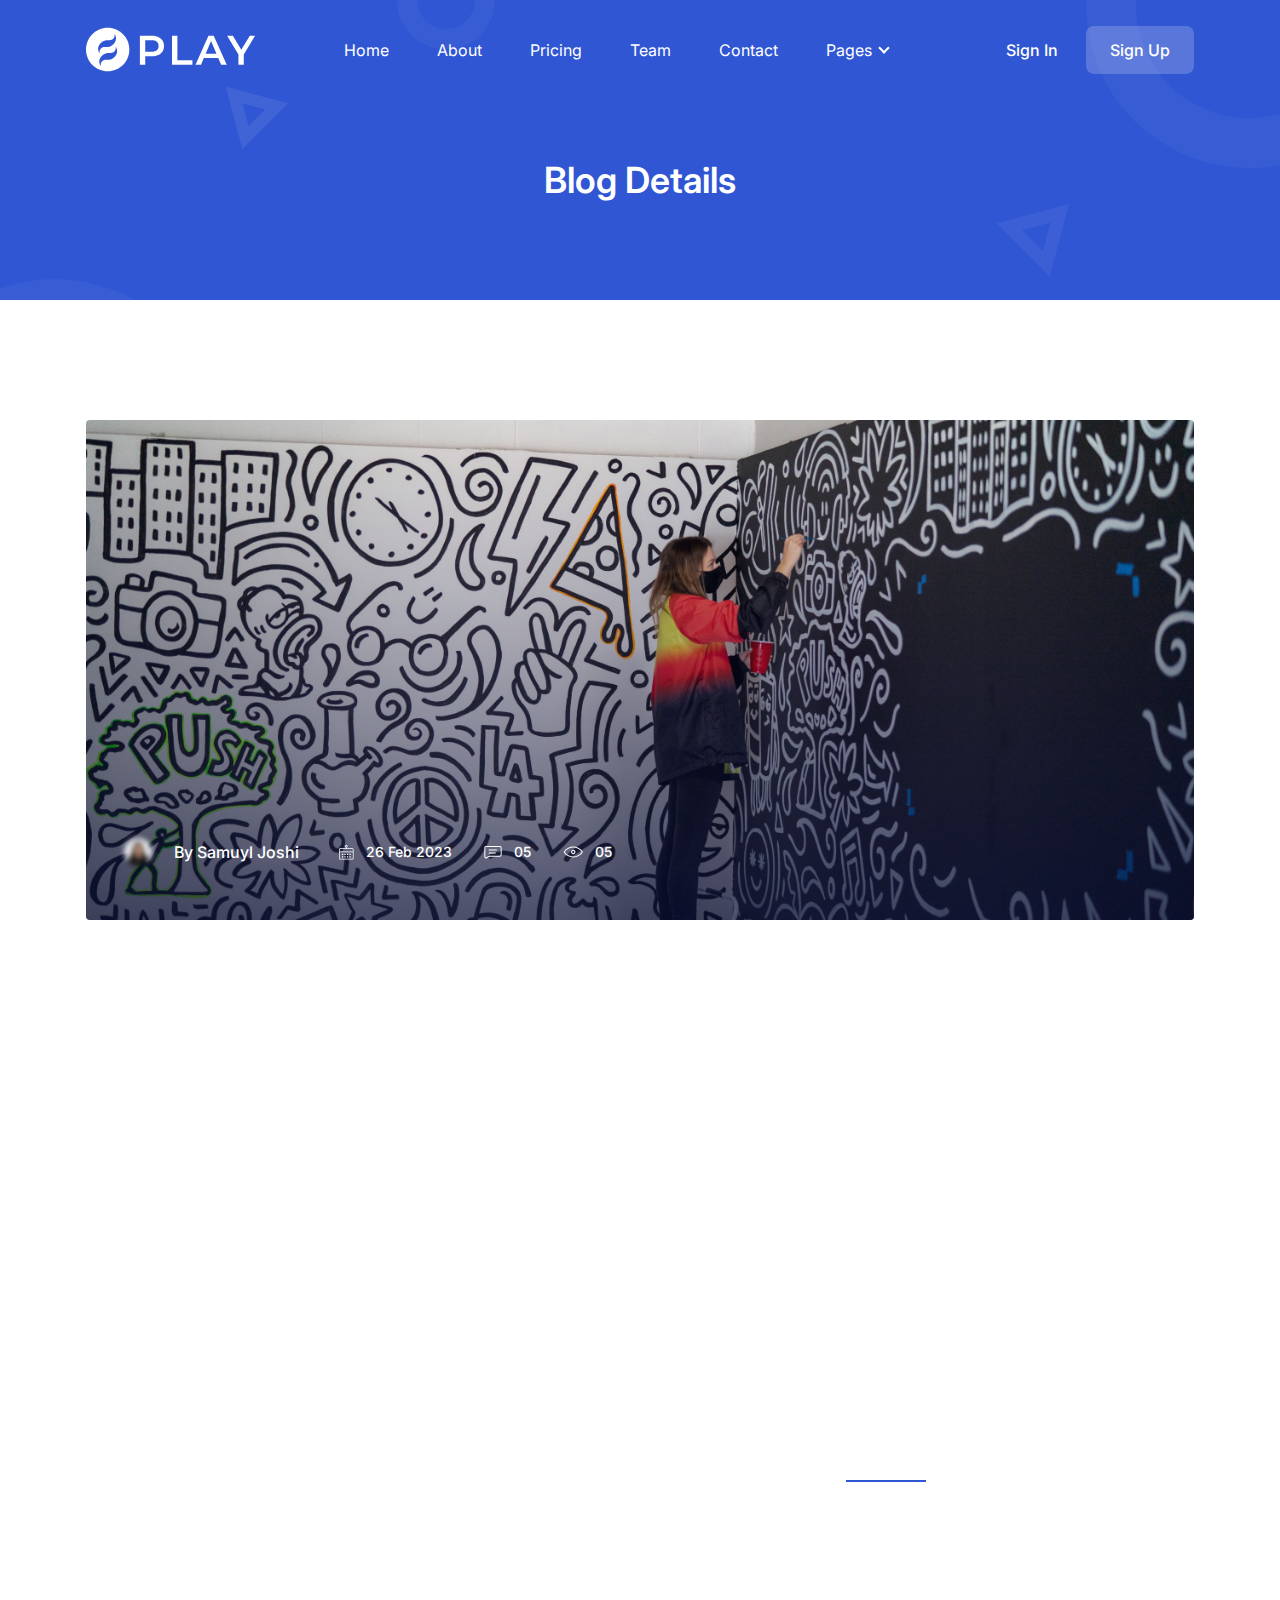
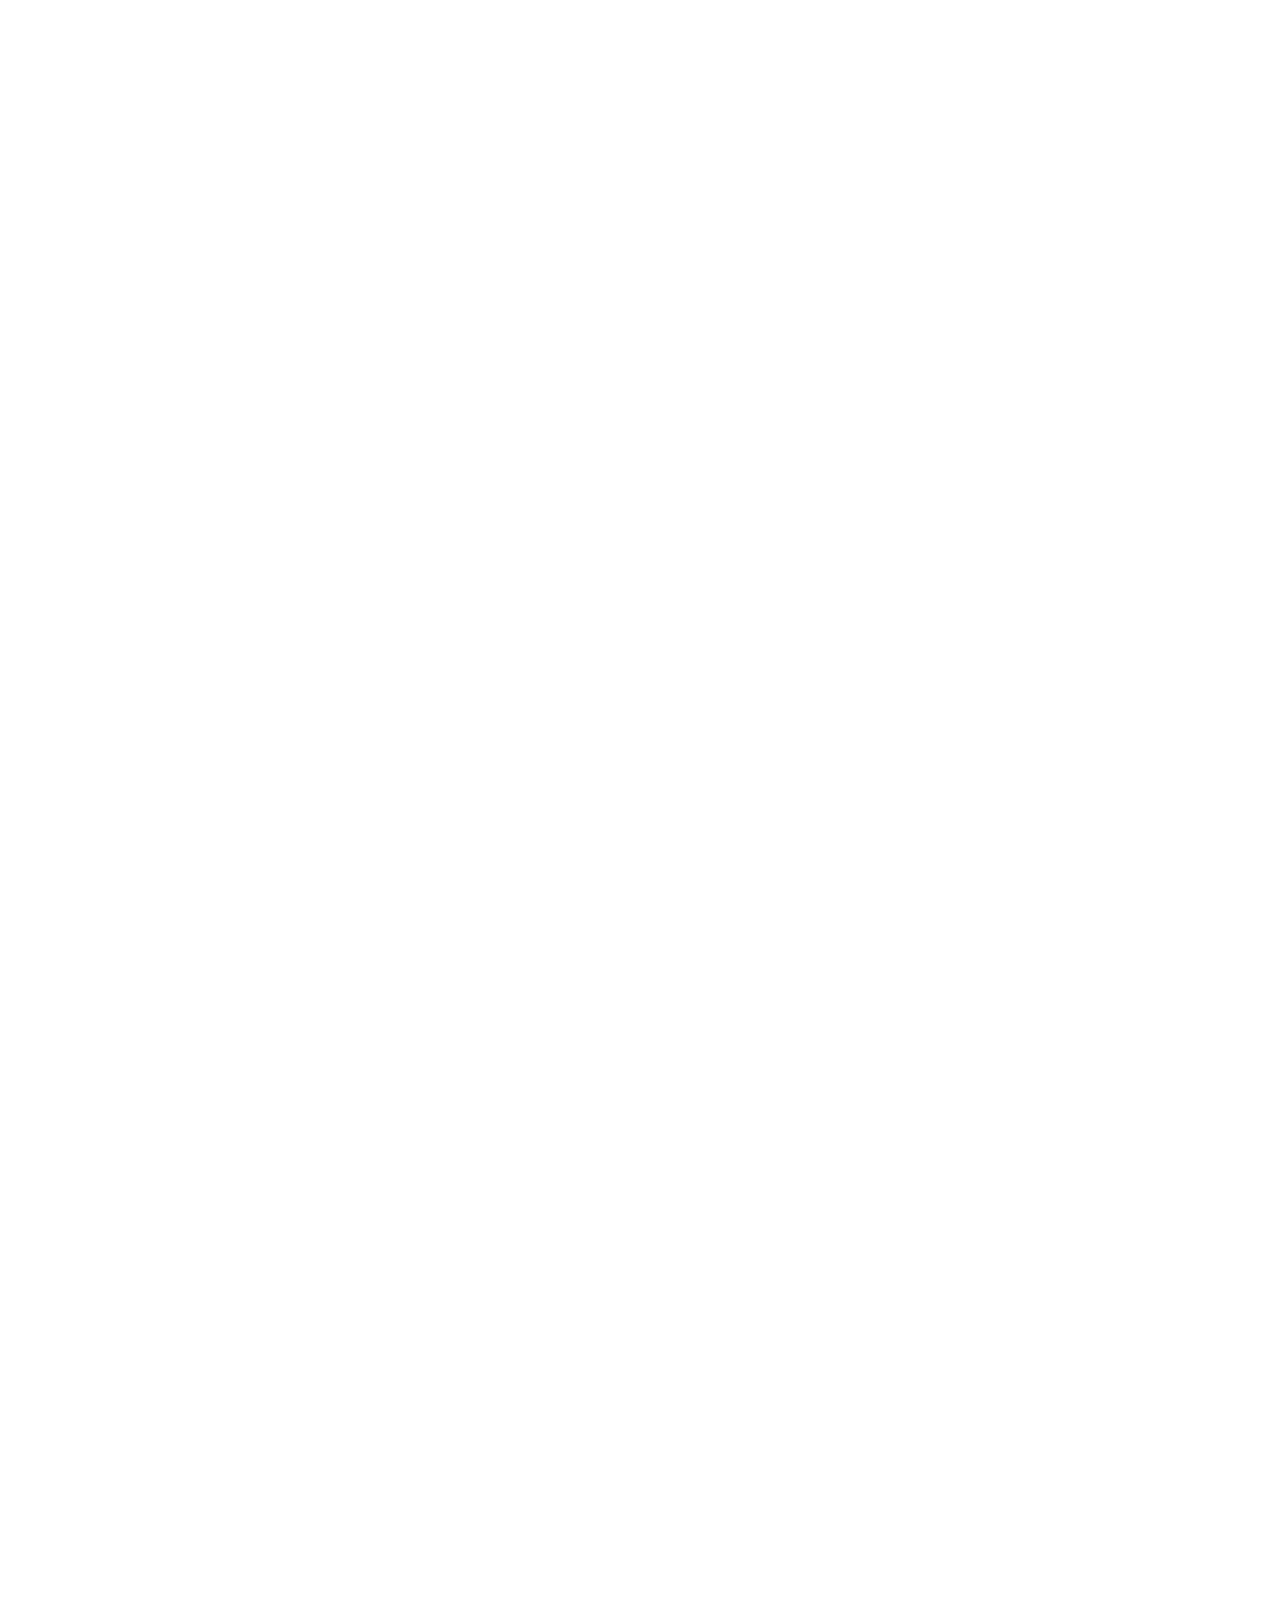
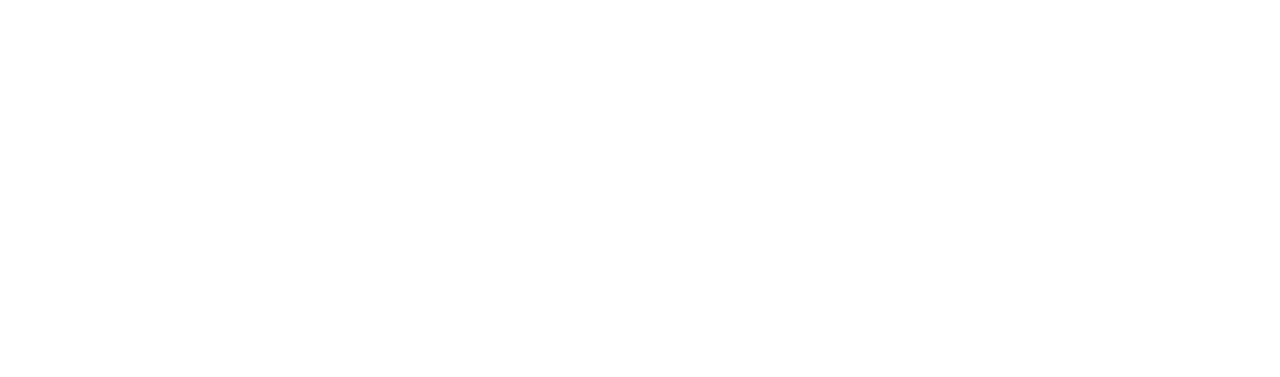
<file: blog-details.html>
<!DOCTYPE html>
<html lang="en">
  <head>
    <meta charset="UTF-8" />
    <meta http-equiv="X-UA-Compatible" content="IE=edge" />
    <meta name="viewport" content="width=device-width, initial-scale=1.0" />
    <title>Blog Details | Play Tailwind</title>
    <link
      rel="shortcut icon"
      href="assets/images/favicon.png"
      type="image/x-icon"
    />
    <link rel="stylesheet" href="assets/css/animate.css" />
    <link rel="stylesheet" href="assets/css/tailwind.css" />

    <!-- ==== WOW JS ==== -->
    <script src="assets/js/wow.min.js"></script>
    <script>
      new WOW().init();
    </script>
  </head>
  <body>
    <!-- ====== Navbar Section Start -->
    <div
      class="
        ud-header
        bg-transparent
        absolute
        top-0
        left-0
        z-40
        w-full
        flex
        items-center
      "
    >
      <div class="container">
        <div class="flex -mx-4 items-center justify-between relative">
          <div class="px-4 w-60 max-w-full">
            <a href="index.html" class="navbar-logo w-full block py-5">
              <img
                src="assets/images/logo/logo-white.svg"
                alt="logo"
                class="w-full header-logo"
              />
            </a>
          </div>
          <div class="flex px-4 justify-between items-center w-full">
            <div>
              <button
                id="navbarToggler"
                class="
                  block
                  absolute
                  right-4
                  top-1/2
                  -translate-y-1/2
                  lg:hidden
                  focus:ring-2
                  ring-primary
                  px-3
                  py-[6px]
                  rounded-lg
                "
              >
                <span
                  class="relative w-[30px] h-[2px] my-[6px] block bg-white"
                ></span>
                <span
                  class="relative w-[30px] h-[2px] my-[6px] block bg-white"
                ></span>
                <span
                  class="relative w-[30px] h-[2px] my-[6px] block bg-white"
                ></span>
              </button>
              <nav
                id="navbarCollapse"
                class="
                  absolute
                  py-5
                  lg:py-0 lg:px-4
                  xl:px-6
                  bg-white
                  lg:bg-transparent
                  shadow-lg
                  rounded-lg
                  max-w-[250px]
                  w-full
                  lg:max-w-full lg:w-full
                  right-4
                  top-full
                  hidden
                  lg:block lg:static lg:shadow-none
                "
              >
                <ul class="blcok lg:flex">
                  <li class="relative group">
                    <a
                      href="#home"
                      class="
                        ud-menu-scroll
                        text-base text-dark
                        lg:text-white
                        lg:group-hover:opacity-70
                        lg:group-hover:text-white
                        group-hover:text-primary
                        py-2
                        lg:py-6 lg:inline-flex lg:px-0
                        flex
                        mx-8
                        lg:mr-0
                      "
                    >
                      Home
                    </a>
                  </li>
                  <li class="relative group">
                    <a
                      href="/#about"
                      class="
                        ud-menu-scroll
                        text-base text-dark
                        lg:text-white
                        lg:group-hover:opacity-70
                        lg:group-hover:text-white
                        group-hover:text-primary
                        py-2
                        lg:py-6 lg:inline-flex lg:px-0
                        flex
                        mx-8
                        lg:mr-0 lg:ml-7
                        xl:ml-12
                      "
                    >
                      About
                    </a>
                  </li>
                  <li class="relative group">
                    <a
                      href="/#pricing"
                      class="
                        ud-menu-scroll
                        text-base text-dark
                        lg:text-white
                        lg:group-hover:opacity-70
                        lg:group-hover:text-white
                        group-hover:text-primary
                        py-2
                        lg:py-6 lg:inline-flex lg:px-0
                        flex
                        mx-8
                        lg:mr-0 lg:ml-7
                        xl:ml-12
                      "
                    >
                      Pricing
                    </a>
                  </li>
                  <li class="relative group">
                    <a
                      href="/#team"
                      class="
                        ud-menu-scroll
                        text-base text-dark
                        lg:text-white
                        lg:group-hover:opacity-70
                        lg:group-hover:text-white
                        group-hover:text-primary
                        py-2
                        lg:py-6 lg:inline-flex lg:px-0
                        flex
                        mx-8
                        lg:mr-0 lg:ml-7
                        xl:ml-12
                      "
                    >
                      Team
                    </a>
                  </li>
                  <li class="relative group">
                    <a
                      href="/#contact"
                      class="
                        ud-menu-scroll
                        text-base text-dark
                        lg:text-white
                        lg:group-hover:opacity-70
                        lg:group-hover:text-white
                        group-hover:text-primary
                        py-2
                        lg:py-6 lg:inline-flex lg:px-0
                        flex
                        mx-8
                        lg:mr-0 lg:ml-7
                        xl:ml-12
                      "
                    >
                      Contact
                    </a>
                  </li>
                  <li class="relative group submenu-item">
                    <a
                      href="javascript:void(0)"
                      class="
                        text-base text-dark
                        lg:text-white
                        lg:group-hover:opacity-70
                        lg:group-hover:text-white
                        group-hover:text-primary
                        py-2
                        lg:py-6 lg:inline-flex lg:pl-0 lg:pr-4
                        flex
                        mx-8
                        lg:mr-0 lg:ml-8
                        xl:ml-12
                        relative
                        after:absolute
                        after:w-2
                        after:h-2
                        after:border-b-2
                        after:border-r-2
                        after:border-current
                        after:rotate-45
                        lg:after:right-0
                        after:right-1
                        after:top-1/2
                        after:-translate-y-1/2
                        after:mt-[-2px]
                      "
                    >
                      Pages
                    </a>
                    <div
                      class="
                        submenu
                        hidden
                        relative
                        lg:absolute
                        w-[250px]
                        top-full
                        lg:top-[110%]
                        left-0
                        rounded-sm
                        lg:shadow-lg
                        p-4
                        lg:block lg:opacity-0 lg:invisible
                        group-hover:opacity-100
                        lg:group-hover:visible lg:group-hover:top-full
                        bg-white
                        transition-[top]
                        duration-300
                      "
                    >
                      <a
                        href="about.html"
                        class="
                          block
                          text-sm text-body-color
                          rounded
                          hover:text-primary
                          py-[10px]
                          px-4
                        "
                      >
                        About Page
                      </a>
                      <a
                        href="pricing.html"
                        class="
                          block
                          text-sm text-body-color
                          rounded
                          hover:text-primary
                          py-[10px]
                          px-4
                        "
                      >
                        Pricing Page
                      </a>
                      <a
                        href="contact.html"
                        class="
                          block
                          text-sm text-body-color
                          rounded
                          hover:text-primary
                          py-[10px]
                          px-4
                        "
                      >
                        Contact Page
                      </a>
                      <a
                        href="blog-grids.html"
                        class="
                          block
                          text-sm text-body-color
                          rounded
                          hover:text-primary
                          py-[10px]
                          px-4
                        "
                      >
                        Blog Grid Page
                      </a>
                      <a
                        href="blog-details.html"
                        class="
                          block
                          text-sm text-body-color
                          rounded
                          hover:text-primary
                          py-[10px]
                          px-4
                        "
                      >
                        Blog Details Page
                      </a>
                      <a
                        href="signup.html"
                        class="
                          block
                          text-sm text-body-color
                          rounded
                          hover:text-primary
                          py-[10px]
                          px-4
                        "
                      >
                        Sign Up Page
                      </a>
                      <a
                        href="signin.html"
                        class="
                          block
                          text-sm text-body-color
                          rounded
                          hover:text-primary
                          py-[10px]
                          px-4
                        "
                      >
                        Sign In Page
                      </a>
                      <a
                        href="404.html"
                        class="
                          block
                          text-sm text-body-color
                          rounded
                          hover:text-primary
                          py-[10px]
                          px-4
                        "
                      >
                        404 Page
                      </a>
                    </div>
                  </li>
                </ul>
              </nav>
            </div>
            <div class="sm:flex justify-end hidden pr-16 lg:pr-0">
              <a
                href="signin.html"
                class="
                  text-base
                  font-medium
                  text-white
                  hover:opacity-70
                  py-3
                  px-7
                  loginBtn
                "
              >
                Sign In
              </a>
              <a
                href="signup.html"
                class="
                  text-base
                  font-medium
                  text-white
                  bg-white bg-opacity-20
                  rounded-lg
                  py-3
                  px-6
                  hover:bg-opacity-100 hover:text-dark
                  signUpBtn
                  duration-300
                  ease-in-out
                "
              >
                Sign Up
              </a>
            </div>
          </div>
        </div>
      </div>
    </div>
    <!-- ====== Navbar Section End -->

    <!-- ====== Banner Section Start -->
    <div
      class="
        relative
        z-10
        pt-[120px]
        md:pt-[130px]
        lg:pt-[160px]
        pb-[100px]
        bg-primary
        overflow-hidden
      "
    >
      <div class="container">
        <div class="flex flex-wrap items-center -mx-4">
          <div class="w-full px-4">
            <div class="text-center">
              <h1 class="font-semibold text-white text-4xl">Blog Details</h1>
            </div>
          </div>
        </div>
      </div>
      <div>
        <span class="absolute top-0 left-0 z-[-1]">
          <svg
            width="495"
            height="470"
            viewBox="0 0 495 470"
            fill="none"
            xmlns="http://www.w3.org/2000/svg"
          >
            <circle
              cx="55"
              cy="442"
              r="138"
              stroke="white"
              stroke-opacity="0.04"
              stroke-width="50"
            />
            <circle
              cx="446"
              r="39"
              stroke="white"
              stroke-opacity="0.04"
              stroke-width="20"
            />
            <path
              d="M245.406 137.609L233.985 94.9852L276.609 106.406L245.406 137.609Z"
              stroke="white"
              stroke-opacity="0.08"
              stroke-width="12"
            />
          </svg>
        </span>
        <span class="absolute top-0 right-0 z-[-1]">
          <svg
            width="493"
            height="470"
            viewBox="0 0 493 470"
            fill="none"
            xmlns="http://www.w3.org/2000/svg"
          >
            <circle
              cx="462"
              cy="5"
              r="138"
              stroke="white"
              stroke-opacity="0.04"
              stroke-width="50"
            />
            <circle
              cx="49"
              cy="470"
              r="39"
              stroke="white"
              stroke-opacity="0.04"
              stroke-width="20"
            />
            <path
              d="M222.393 226.701L272.808 213.192L259.299 263.607L222.393 226.701Z"
              stroke="white"
              stroke-opacity="0.06"
              stroke-width="13"
            />
          </svg>
        </span>
      </div>
    </div>
    <!-- ====== Banner Section End -->

    <!-- ====== Blog Details Section Start -->
    <section class="pt-20 lg:pt-[120px] pb-10 lg:pb-20">
      <div class="container">
        <div class="flex flex-wrap justify-center -mx-4">
          <div class="w-full px-4">
            <div
              class="
                relative
                rounded
                overflow-hidden
                z-20
                mb-[60px]
                h-[300px]
                md:h-[400px]
                lg:h-[500px]
                wow
                fadeInUp
              "
              data-wow-delay=".1s
              "
            >
              <img
                src="assets/images/blog/blog-details-01.jpg"
                alt="image"
                class="w-full h-full object-cover object-center"
              />
              <div
                class="
                  absolute
                  w-full
                  h-full
                  top-0
                  left-0
                  flex
                  items-end
                  z-10
                  bg-gradient-to-t
                  from-dark-700
                  to-transparent
                "
              >
                <div class="flex flex-wrap items-center p-4 sm:p-8 pb-4">
                  <div class="flex items-center mb-4 mr-5 md:mr-10">
                    <div class="w-10 h-10 rounded-full overflow-hidden mr-4">
                      <img
                        src="assets/images/blog/author-01.png"
                        alt="image"
                        class="w-full"
                      />
                    </div>
                    <p class="text-base text-white font-medium">
                      By
                      <a
                        href="javascript:void(0)"
                        class="text-white hover:opacity-70"
                      >
                        Samuyl Joshi
                      </a>
                    </p>
                  </div>
                  <div class="flex items-center mb-4">
                    <p
                      class="
                        flex
                        items-center
                        text-sm
                        font-medium
                        text-white
                        mr-5
                        md:mr-8
                      "
                    >
                      <span class="mr-3">
                        <svg
                          width="15"
                          height="15"
                          viewBox="0 0 15 15"
                          class="fill-current"
                        >
                          <path
                            d="M3.8958 8.67529H3.10715C2.96376 8.67529 2.86816 8.77089 2.86816 8.91428V9.67904C2.86816 9.82243 2.96376 9.91802 3.10715 9.91802H3.8958C4.03919 9.91802 4.13479 9.82243 4.13479 9.67904V8.91428C4.13479 8.77089 4.03919 8.67529 3.8958 8.67529Z"
                          />
                          <path
                            d="M6.429 8.67529H5.64035C5.49696 8.67529 5.40137 8.77089 5.40137 8.91428V9.67904C5.40137 9.82243 5.49696 9.91802 5.64035 9.91802H6.429C6.57239 9.91802 6.66799 9.82243 6.66799 9.67904V8.91428C6.66799 8.77089 6.5485 8.67529 6.429 8.67529Z"
                          />
                          <path
                            d="M8.93779 8.67529H8.14914C8.00575 8.67529 7.91016 8.77089 7.91016 8.91428V9.67904C7.91016 9.82243 8.00575 9.91802 8.14914 9.91802H8.93779C9.08118 9.91802 9.17678 9.82243 9.17678 9.67904V8.91428C9.17678 8.77089 9.08118 8.67529 8.93779 8.67529Z"
                          />
                          <path
                            d="M11.472 8.67529H10.6833C10.5399 8.67529 10.4443 8.77089 10.4443 8.91428V9.67904C10.4443 9.82243 10.5399 9.91802 10.6833 9.91802H11.472C11.6154 9.91802 11.711 9.82243 11.711 9.67904V8.91428C11.711 8.77089 11.5915 8.67529 11.472 8.67529Z"
                          />
                          <path
                            d="M3.8958 11.1606H3.10715C2.96376 11.1606 2.86816 11.2562 2.86816 11.3996V12.1644C2.86816 12.3078 2.96376 12.4034 3.10715 12.4034H3.8958C4.03919 12.4034 4.13479 12.3078 4.13479 12.1644V11.3996C4.13479 11.2562 4.03919 11.1606 3.8958 11.1606Z"
                          />
                          <path
                            d="M6.429 11.1606H5.64035C5.49696 11.1606 5.40137 11.2562 5.40137 11.3996V12.1644C5.40137 12.3078 5.49696 12.4034 5.64035 12.4034H6.429C6.57239 12.4034 6.66799 12.3078 6.66799 12.1644V11.3996C6.66799 11.2562 6.5485 11.1606 6.429 11.1606Z"
                          />
                          <path
                            d="M8.93779 11.1606H8.14914C8.00575 11.1606 7.91016 11.2562 7.91016 11.3996V12.1644C7.91016 12.3078 8.00575 12.4034 8.14914 12.4034H8.93779C9.08118 12.4034 9.17678 12.3078 9.17678 12.1644V11.3996C9.17678 11.2562 9.08118 11.1606 8.93779 11.1606Z"
                          />
                          <path
                            d="M11.472 11.1606H10.6833C10.5399 11.1606 10.4443 11.2562 10.4443 11.3996V12.1644C10.4443 12.3078 10.5399 12.4034 10.6833 12.4034H11.472C11.6154 12.4034 11.711 12.3078 11.711 12.1644V11.3996C11.711 11.2562 11.5915 11.1606 11.472 11.1606Z"
                          />
                          <path
                            d="M13.2637 3.3697H7.64754V2.58105C8.19721 2.43765 8.62738 1.91189 8.62738 1.31442C8.62738 0.597464 8.02992 0 7.28906 0C6.54821 0 5.95074 0.597464 5.95074 1.31442C5.95074 1.91189 6.35702 2.41376 6.93058 2.58105V3.3697H1.31442C0.597464 3.3697 0 3.96716 0 4.68412V13.2637C0 13.9807 0.597464 14.5781 1.31442 14.5781H13.2637C13.9807 14.5781 14.5781 13.9807 14.5781 13.2637V4.68412C14.5781 3.96716 13.9807 3.3697 13.2637 3.3697ZM6.6677 1.31442C6.6677 0.979841 6.93058 0.716957 7.28906 0.716957C7.62364 0.716957 7.91042 0.979841 7.91042 1.31442C7.91042 1.649 7.64754 1.91189 7.28906 1.91189C6.95448 1.91189 6.6677 1.6251 6.6677 1.31442ZM1.31442 4.08665H13.2637C13.5983 4.08665 13.8612 4.34954 13.8612 4.68412V6.45261H0.716957V4.68412C0.716957 4.34954 0.979841 4.08665 1.31442 4.08665ZM13.2637 13.8612H1.31442C0.979841 13.8612 0.716957 13.5983 0.716957 13.2637V7.16957H13.8612V13.2637C13.8612 13.5983 13.5983 13.8612 13.2637 13.8612Z"
                          />
                        </svg>
                      </span>
                      26 Feb 2023
                    </p>

                    <p
                      class="
                        flex
                        items-center
                        text-sm
                        font-medium
                        text-white
                        mr-5
                        md:mr-8
                      "
                    >
                      <span class="mr-3">
                        <svg
                          width="18"
                          height="13"
                          viewBox="0 0 18 13"
                          class="fill-current"
                        >
                          <path
                            d="M15.9754 0H2.02539C1.09727 0 0.337891 0.759375 0.337891 1.6875V10.6875C0.337891 11.3062 0.647266 11.8406 1.18164 12.15C1.43477 12.2906 1.74414 12.375 2.02539 12.375C2.30664 12.375 2.58789 12.2906 2.86914 12.15L5.34414 10.7156C5.45664 10.6594 5.56914 10.6312 5.68164 10.6312H15.9473C16.8754 10.6312 17.6348 9.87187 17.6348 8.94375V1.6875C17.6629 0.759375 16.9035 0 15.9754 0ZM16.6785 8.94375C16.6785 9.3375 16.3691 9.64687 15.9754 9.64687H5.70977C5.42852 9.64687 5.11914 9.73125 4.86602 9.87187L2.39102 11.3063C2.16602 11.4187 1.91289 11.4187 1.68789 11.3063C1.46289 11.1938 1.35039 10.9688 1.35039 10.7156V1.6875C1.35039 1.29375 1.65977 0.984375 2.05352 0.984375H16.0035C16.3973 0.984375 16.7066 1.29375 16.7066 1.6875V8.94375H16.6785Z"
                          />
                          <path
                            d="M12.5721 3.375H5.03457C4.75332 3.375 4.52832 3.6 4.52832 3.88125C4.52832 4.1625 4.75332 4.3875 5.03457 4.3875H12.6002C12.8814 4.3875 13.1064 4.1625 13.1064 3.88125C13.1064 3.6 12.8533 3.375 12.5721 3.375Z"
                          />
                          <path
                            d="M11.3908 6.55322H5.03457C4.75332 6.55322 4.52832 6.77822 4.52832 7.05947C4.52832 7.34072 4.75332 7.56572 5.03457 7.56572H11.4189C11.7002 7.56572 11.9252 7.34072 11.9252 7.05947C11.9252 6.77822 11.6721 6.55322 11.3908 6.55322Z"
                          />
                        </svg>
                      </span>
                      05
                    </p>
                    <p class="flex items-center text-sm font-medium text-white">
                      <span class="mr-3">
                        <svg
                          width="20"
                          height="12"
                          viewBox="0 0 20 12"
                          class="fill-current"
                        >
                          <path
                            d="M10.2559 3.8125C9.03711 3.8125 8.06836 4.8125 8.06836 6C8.06836 7.1875 9.06836 8.1875 10.2559 8.1875C11.4434 8.1875 12.4434 7.1875 12.4434 6C12.4434 4.8125 11.4746 3.8125 10.2559 3.8125ZM10.2559 7.09375C9.66211 7.09375 9.16211 6.59375 9.16211 6C9.16211 5.40625 9.66211 4.90625 10.2559 4.90625C10.8496 4.90625 11.3496 5.40625 11.3496 6C11.3496 6.59375 10.8496 7.09375 10.2559 7.09375Z"
                          />
                          <path
                            d="M19.7559 5.625C17.6934 2.375 14.1309 0.4375 10.2559 0.4375C6.38086 0.4375 2.81836 2.375 0.755859 5.625C0.630859 5.84375 0.630859 6.125 0.755859 6.34375C2.81836 9.59375 6.38086 11.5312 10.2559 11.5312C14.1309 11.5312 17.6934 9.59375 19.7559 6.34375C19.9121 6.125 19.9121 5.84375 19.7559 5.625ZM10.2559 10.4375C6.84961 10.4375 3.69336 8.78125 1.81836 5.96875C3.69336 3.1875 6.84961 1.53125 10.2559 1.53125C13.6621 1.53125 16.8184 3.1875 18.6934 5.96875C16.8184 8.78125 13.6621 10.4375 10.2559 10.4375Z"
                          />
                        </svg>
                      </span>
                      05
                    </p>
                  </div>
                </div>
              </div>
            </div>
            <div class="flex flex-wrap -mx-4">
              <div class="w-full lg:w-8/12 px-4">
                <div>
                  <h2
                    class="
                      font-bold
                      text-dark text-[26px]
                      sm:text-3xl
                      md:text-4xl
                      leading-snug
                      sm:leading-snug
                      md:leading-snug
                      mb-6
                      wow
                      fadeInUp
                    "
                    data-wow-delay=".1s
                    "
                  >
                    Facing a challenge is kind of a turn-on for an easy rider
                  </h2>
                  <p
                    class="
                      text-base text-body-color
                      leading-relaxed
                      mb-8
                      wow
                      fadeInUp
                    "
                    data-wow-delay=".1s"
                  >
                    There's a time and place for everything… including asking
                    for reviews. For instance: you should not asking for a
                    review on your checkout page. The sole purpose of this page
                    is to guide your customer to complete their purchase, and
                    this means that the page should be as minimalist and
                    pared-down possible. You don't want to have any unnecessary
                    elements or Call To Actions.
                  </p>
                  <p
                    class="
                      text-base text-body-color
                      leading-relaxed
                      mb-10
                      wow
                      fadeInUp
                    "
                    data-wow-delay=".1s"
                  >
                    There's a time and place for everything… including asking
                    for reviews. For instance: you should not asking for a
                    review on your checkout page. The sole purpose of this page
                    is to guide your customer to complete their purchase, and
                    this means that the page should be as minimalist and
                    pared-down possible. You don't want to have any unnecessary
                    elements or Call To Actions.
                  </p>
                  <h3
                    class="
                      font-bold
                      mb-8
                      text-dark text-2xl
                      sm:text-[26px]
                      wow
                      fadeInUp
                    "
                    data-wow-delay=".1s"
                  >
                    Sea no quidam vulputate
                  </h3>
                  <p
                    class="
                      text-base text-body-color
                      leading-relaxed
                      mb-10
                      wow
                      fadeInUp
                    "
                    data-wow-delay=".1s"
                  >
                    At quo cetero fastidii. Usu ex ornatus corpora sententiae,
                    vocibus deleniti ut nec. Ut enim eripuit eligendi est, in
                    iracundia signiferumque quo. Sed virtute suavitate
                    suscipiantur ea, dolor this can eloquentiam ei pro. Suas
                    adversarium interpretaris eu sit, eum viris impedit ne.
                    Erant appareat corrumpit ei vel.
                  </p>
                  <div
                    class="
                      bg-primary bg-opacity-5
                      rounded
                      overflow-hidden
                      relative
                      py-8
                      px-6
                      sm:p-10
                      md:px-[60px]
                      text-center
                      z-10
                      mb-10
                      wow
                      fadeInUp
                    "
                    data-wow-delay=".1s
                    "
                  >
                    <div class="max-w-[530px] mx-auto">
                      <span class="flex justify-center mb-6 text-primary">
                        <svg
                          width="44"
                          height="26"
                          viewBox="0 0 44 26"
                          class="fill-current"
                        >
                          <path
                            d="M10.1101 0.00124908C5.46698 -0.0701833 1.25247 2.92998 0.252417 7.00162C-0.319041 9.50175 0.180985 12.0019 1.68106 14.002C3.25258 16.145 5.68128 17.5022 8.39571 17.8593L10.8958 24.0025C11.1816 24.6454 11.8245 25.074 12.5388 25.074C13.2531 25.074 13.896 24.6454 14.1817 24.0025C14.6103 22.931 15.1103 21.7881 15.6104 20.7166C16.8247 18.0022 18.0391 15.2163 18.9677 12.359C19.9677 9.35889 19.5392 6.14443 17.8248 3.71573C16.1104 1.35846 13.396 0.0726814 10.1101 0.00124908ZM16.6104 11.6447C15.6818 14.3592 14.4675 17.145 13.3245 19.788C13.1102 20.3595 12.8245 20.8595 12.6102 21.431L10.1815 15.5735L9.39576 15.5021C7.10992 15.3592 4.96695 14.2163 3.7526 12.5733C2.68112 11.1447 2.32396 9.35889 2.75255 7.64451C3.46687 4.71579 6.53846 2.57281 10.0386 2.57281H10.1101C12.5388 2.57281 14.5389 3.57287 15.8247 5.28724C17.039 7.00162 17.3247 9.43032 16.6104 11.6447Z"
                          />
                          <path
                            d="M42.3267 3.78726C40.6124 1.35856 37.8979 0.00134277 34.612 0.00134277C34.5406 0.00134277 34.5406 0.00134277 34.4692 0.00134277C29.8975 0.00134277 25.7544 3.0015 24.7544 7.00171C24.1829 9.50185 24.6829 12.002 26.183 14.0735C27.7545 16.2165 30.1832 17.5737 32.8977 17.9309L35.3978 24.074C35.6835 24.7169 36.3264 25.1455 37.0407 25.1455C37.7551 25.1455 38.398 24.7169 38.6837 24.074C39.1123 23.0026 39.6123 21.8596 40.1123 20.7882C41.3267 18.0737 42.541 15.2879 43.4696 12.4306C44.4697 9.50184 44.0411 6.21596 42.3267 3.78726ZM41.1124 11.6448C40.1838 14.3592 38.9694 17.1451 37.8265 19.7881C37.6122 20.3596 37.3265 20.8596 37.1122 21.431L34.6835 15.5736L33.8977 15.5022C31.6119 15.3593 29.4689 14.2164 28.2546 12.5734C27.1831 11.1448 26.8259 9.35898 27.2545 7.57317C27.9688 4.64445 31.0404 2.50147 34.5406 2.50147H34.612C37.0407 2.50147 39.0408 3.50153 40.3266 5.2159C41.541 7.00171 41.8267 9.43041 41.1124 11.6448Z"
                          />
                        </svg>
                      </span>
                      <p
                        class="
                          font-medium
                          text-dark text-base
                          italic
                          leading-[26px]
                          mb-4
                        "
                      >
                        A spring of truth shall flow from it: like a new star it
                        shall scatter the darkness of ignorance, and cause a
                        light heretofore unknown to shine amongst men.
                      </p>
                      <span class="text-sm text-body-color italic">
                        “Andrio Domeco”
                      </span>
                    </div>
                    <div>
                      <span class="absolute left-0 top-0">
                        <svg
                          width="103"
                          height="109"
                          viewBox="0 0 103 109"
                          fill="none"
                          xmlns="http://www.w3.org/2000/svg"
                        >
                          <ellipse
                            cx="0.483916"
                            cy="3.5"
                            rx="102.075"
                            ry="105.5"
                            transform="rotate(180 0.483916 3.5)"
                            fill="url(#paint0_linear)"
                          />
                          <defs>
                            <linearGradient
                              id="paint0_linear"
                              x1="-101.591"
                              y1="-50.4346"
                              x2="49.1618"
                              y2="-49.6518"
                              gradientUnits="userSpaceOnUse"
                            >
                              <stop stop-color="#3056D3" stop-opacity="0.15" />
                              <stop
                                offset="1"
                                stop-color="white"
                                stop-opacity="0"
                              />
                            </linearGradient>
                          </defs>
                        </svg>
                      </span>
                      <span class="absolute bottom-0 right-0">
                        <svg
                          width="102"
                          height="106"
                          viewBox="0 0 102 106"
                          fill="none"
                          xmlns="http://www.w3.org/2000/svg"
                        >
                          <ellipse
                            cx="102.484"
                            cy="105.5"
                            rx="102.075"
                            ry="105.5"
                            fill="url(#paint0_linear)"
                          />
                          <defs>
                            <linearGradient
                              id="paint0_linear"
                              x1="0.409163"
                              y1="51.5654"
                              x2="151.162"
                              y2="52.3482"
                              gradientUnits="userSpaceOnUse"
                            >
                              <stop stop-color="#3056D3" stop-opacity="0.5" />
                              <stop
                                offset="1"
                                stop-color="white"
                                stop-opacity=".2"
                              />
                            </linearGradient>
                          </defs>
                        </svg>
                      </span>
                    </div>
                  </div>

                  <h3
                    class="
                      font-bold
                      mb-8
                      text-dark text-2xl
                      sm:text-[26px]
                      wow
                      fadeInUp
                    "
                    data-wow-delay=".1s"
                  >
                    What is it with your ideas?
                  </h3>

                  <p
                    class="
                      text-base text-body-color
                      leading-relaxed
                      mb-8
                      wow
                      fadeInUp
                    "
                    data-wow-delay=".1s"
                  >
                    At quo cetero fastidii. Usu ex ornatus corpora sententiae,
                    vocibus deleniti ut nec. Ut enim eripuit eligendi est, in
                    iracundia signiferumque quo. Sed virtute suavitate
                    suscipiantur ea, dolor this can eloquentiam ei pro. Suas
                    adversarium interpretaris eu sit, eum viris impedit ne.
                    Erant appareat corrumpit ei vel.
                  </p>
                  <p
                    class="
                      text-base text-body-color
                      leading-relaxed
                      mb-11
                      wow
                      fadeInUp
                    "
                    data-wow-delay=".1s"
                  >
                    At quo cetero fastidii. Usu ex ornatus corpora sententiae,
                    vocibus deleniti ut nec. Ut enim eripuit eligendi est, in
                    iracundia signiferumque quo. Sed virtute suavitate
                    suscipiantur ea, dolor this can eloquentiam ei pro. Suas
                    adversarium interpretaris eu sit, eum viris impedit ne.
                    Erant appareat corrumpit ei vel.
                  </p>

                  <div class="flex flex-wrap items-center -mx-4 mb-12">
                    <div class="w-full md:w-1/2 px-4">
                      <div
                        class="
                          flex
                          items-center
                          flex-wrap
                          mb-8
                          md:mb-0
                          wow
                          fadeInUp
                        "
                        data-wow-delay=".1s"
                      >
                        <a
                          href="javascript:void(0)"
                          class="
                            block
                            py-2
                            px-5
                            bg-primary bg-opacity-5
                            text-primary
                            rounded
                            text-xs
                            font-medium
                            mr-2
                            md:mr-4
                            lg:mr-2
                            xl:mr-4
                            mb-2
                            hover:bg-opacity-100 hover:text-white
                          "
                        >
                          Design
                        </a>
                        <a
                          href="javascript:void(0)"
                          class="
                            block
                            py-2
                            px-5
                            bg-primary bg-opacity-5
                            text-primary
                            rounded
                            text-xs
                            font-medium
                            mr-2
                            md:mr-4
                            lg:mr-2
                            xl:mr-4
                            mb-2
                            hover:bg-opacity-100 hover:text-white
                          "
                        >
                          Development
                        </a>
                        <a
                          href="javascript:void(0)"
                          class="
                            block
                            py-2
                            px-5
                            mb-2
                            bg-primary bg-opacity-5
                            text-primary
                            rounded
                            text-xs
                            font-medium
                            hover:bg-opacity-100 hover:text-white
                          "
                        >
                          Info
                        </a>
                      </div>
                    </div>
                    <div class="w-full md:w-1/2 px-4">
                      <div
                        class="flex items-center md:justify-end wow fadeInUp"
                        data-wow-delay=".1s"
                      >
                        <span class="text-sm text-body-color font-medium mr-5">
                          Share This Post
                        </span>
                        <div class="flex items-center">
                          <a href="javascript:void(0)" class="mr-4 mb-2">
                            <svg
                              width="32"
                              height="32"
                              viewBox="0 0 32 32"
                              fill="none"
                              xmlns="http://www.w3.org/2000/svg"
                            >
                              <path
                                d="M0 16C0 7.16344 7.16344 0 16 0C24.8366 0 32 7.16344 32 16C32 24.8366 24.8366 32 16 32C7.16344 32 0 24.8366 0 16Z"
                                fill="#4064AC"
                              />
                              <path
                                d="M19.439 14.4H18.1992H17.7564V13.8839V12.2839V11.7677H18.1992H19.1291C19.3726 11.7677 19.5719 11.5613 19.5719 11.2516V8.51613C19.5719 8.23226 19.3947 8 19.1291 8H17.5128C15.7638 8 14.5461 9.44516 14.5461 11.5871V13.8323V14.3484H14.1033H12.5978C12.2878 14.3484 12 14.6323 12 15.0452V16.9032C12 17.2645 12.2435 17.6 12.5978 17.6H14.059H14.5018V18.1161V23.3032C14.5018 23.6645 14.7454 24 15.0996 24H17.1807C17.3136 24 17.4243 23.9226 17.5128 23.8194C17.6014 23.7161 17.6678 23.5355 17.6678 23.3806V18.1419V17.6258H18.1328H19.1291C19.4169 17.6258 19.6383 17.4194 19.6826 17.1097V17.0839V17.0581L19.9925 15.2774C20.0147 15.0968 19.9925 14.8903 19.8597 14.6839C19.8154 14.5548 19.6161 14.4258 19.439 14.4Z"
                                fill="white"
                              />
                            </svg>
                          </a>
                          <a href="javascript:void(0)" class="mr-4 mb-2">
                            <svg
                              width="32"
                              height="33"
                              viewBox="0 0 32 33"
                              fill="none"
                              xmlns="http://www.w3.org/2000/svg"
                            >
                              <path
                                fill-rule="evenodd"
                                clip-rule="evenodd"
                                d="M32 16.7347C32 25.5713 24.8366 32.7347 16 32.7347C7.16344 32.7347 0 25.5713 0 16.7347C0 7.89818 7.16344 0.734741 16 0.734741C24.8366 0.734741 32 7.89818 32 16.7347ZM23.6036 12.8349C24.3771 12.7431 25.1147 12.5375 25.8004 12.2334C25.2878 13.0004 24.6395 13.6738 23.8917 14.2128C23.8991 14.3765 23.9028 14.5417 23.9028 14.7074C23.9028 19.7617 20.0558 25.5892 13.0213 25.5892C10.8616 25.5892 8.85088 24.9563 7.15927 23.8708C7.45789 23.9064 7.76307 23.9244 8.07111 23.9244C9.8634 23.9244 11.5122 23.3132 12.8214 22.2873C11.1474 22.2562 9.73534 21.1504 9.24876 19.6313C9.48206 19.6758 9.72136 19.6995 9.96836 19.6995C10.3166 19.6995 10.6552 19.653 10.9757 19.5652C9.22651 19.2141 7.90768 17.6685 7.90768 15.8154C7.90768 15.7995 7.90768 15.7832 7.90796 15.767C8.42335 16.0542 9.01346 16.2262 9.64007 16.2458C8.61444 15.5602 7.93876 14.3891 7.93876 13.0625C7.93876 12.3618 8.12758 11.7044 8.45672 11.1396C10.3431 13.4541 13.1613 14.9766 16.3398 15.1361C16.2742 14.856 16.2402 14.5642 16.2402 14.2644C16.2402 12.1527 17.953 10.44 20.0647 10.44C21.1653 10.44 22.1593 10.9043 22.8569 11.6473C23.7277 11.4759 24.5466 11.1579 25.2856 10.7195C24.9995 11.6131 24.3934 12.3618 23.6036 12.8349Z"
                                fill="#55ACEE"
                              />
                            </svg>
                          </a>
                          <a href="javascript:void(0)" class="mb-2">
                            <svg
                              width="33"
                              height="32"
                              viewBox="0 0 33 32"
                              fill="none"
                              xmlns="http://www.w3.org/2000/svg"
                            >
                              <path
                                fill-rule="evenodd"
                                clip-rule="evenodd"
                                d="M32.7861 16C32.7861 24.8366 25.6227 32 16.7861 32C7.94958 32 0.786133 24.8366 0.786133 16C0.786133 7.16344 7.94958 0 16.7861 0C25.6227 0 32.7861 7.16344 32.7861 16ZM8.50669 8.82376C8.50669 7.69545 9.36262 6.83666 10.6709 6.83666C11.9795 6.83666 12.7835 7.69545 12.8089 8.82376C12.8089 9.92811 11.9795 10.8117 10.6455 10.8117H10.6207C9.33781 10.8117 8.50669 9.92811 8.50669 8.82376ZM26.3457 23.884V17.2875C26.3457 13.7551 24.4593 12.1112 21.9431 12.1112C19.9109 12.1112 19.0045 13.2292 18.4963 14.0113V12.3813H14.6712C14.7226 13.4602 14.6712 23.8837 14.6712 23.8837H18.496V17.4595C18.496 17.1147 18.5219 16.7733 18.6226 16.5274C18.8998 15.8395 19.5276 15.129 20.5843 15.129C21.969 15.129 22.5212 16.1843 22.5212 17.7296V23.884H26.3457ZM18.4963 14.0113V14.0489H18.4709C18.4745 14.0424 18.4793 14.0358 18.4841 14.0292L18.4841 14.0291C18.4883 14.0232 18.4926 14.0173 18.4963 14.0113ZM8.73421 23.8839H12.5575V12.3812H8.73421V23.8839Z"
                                fill="#007AB9"
                              />
                            </svg>
                          </a>
                        </div>
                      </div>
                    </div>
                  </div>
                </div>
              </div>
              <div class="w-full lg:w-4/12 px-4">
                <div>
                  <div
                    class="
                      mb-12
                      bg-primary
                      rounded
                      relative
                      overflow-hidden
                      text-center
                      py-[60px]
                      px-11
                      lg:px-8
                      wow
                      fadeInUp
                    "
                    data-wow-delay=".1s
                    "
                  >
                    <h3 class="font-semibold text-white mb-2 text-2xl">
                      Join our newsletter!
                    </h3>
                    <p class="text-base text-white mb-8">
                      Enter your email to receive our latest newsletter.
                    </p>
                    <form>
                      <input
                        type="email"
                        placeholder="Your email address"
                        class="
                          w-full
                          text-center
                          h-[50px]
                          text-sm
                          font-medium
                          bg-white bg-opacity-20
                          placeholder-white
                          text-white
                          rounded
                          mb-4
                          outline-none
                          border border-transparent
                          focus-visible:shadow-none
                          focus:border-white
                        "
                      />
                      <input
                        type="submit"
                        value="Subscribe Now"
                        class="
                          w-full
                          text-center
                          h-[50px]
                          text-sm
                          font-medium
                          text-white
                          rounded
                          mb-6
                          bg-[#13C296]
                          cursor-pointer
                          hover:shadow-lg hover:bg-opacity-90
                          transition
                          duration-300
                          ease-in-out
                        "
                      />
                    </form>
                    <p class="text-sm font-medium text-white">
                      Don't worry, we don't spam
                    </p>

                    <div>
                      <span class="absolute top-0 right-0">
                        <svg
                          width="46"
                          height="46"
                          viewBox="0 0 46 46"
                          fill="none"
                          xmlns="http://www.w3.org/2000/svg"
                        >
                          <circle
                            cx="1.39737"
                            cy="44.6026"
                            r="1.39737"
                            transform="rotate(-90 1.39737 44.6026)"
                            fill="white"
                            fill-opacity="0.44"
                          />
                          <circle
                            cx="1.39737"
                            cy="7.9913"
                            r="1.39737"
                            transform="rotate(-90 1.39737 7.9913)"
                            fill="white"
                            fill-opacity="0.44"
                          />
                          <circle
                            cx="13.6943"
                            cy="44.6026"
                            r="1.39737"
                            transform="rotate(-90 13.6943 44.6026)"
                            fill="white"
                            fill-opacity="0.44"
                          />
                          <circle
                            cx="13.6943"
                            cy="7.9913"
                            r="1.39737"
                            transform="rotate(-90 13.6943 7.9913)"
                            fill="white"
                            fill-opacity="0.44"
                          />
                          <circle
                            cx="25.9911"
                            cy="44.6026"
                            r="1.39737"
                            transform="rotate(-90 25.9911 44.6026)"
                            fill="white"
                            fill-opacity="0.44"
                          />
                          <circle
                            cx="25.9911"
                            cy="7.9913"
                            r="1.39737"
                            transform="rotate(-90 25.9911 7.9913)"
                            fill="white"
                            fill-opacity="0.44"
                          />
                          <circle
                            cx="38.288"
                            cy="44.6026"
                            r="1.39737"
                            transform="rotate(-90 38.288 44.6026)"
                            fill="white"
                            fill-opacity="0.44"
                          />
                          <circle
                            cx="38.288"
                            cy="7.9913"
                            r="1.39737"
                            transform="rotate(-90 38.288 7.9913)"
                            fill="white"
                            fill-opacity="0.44"
                          />
                          <circle
                            cx="1.39737"
                            cy="32.3058"
                            r="1.39737"
                            transform="rotate(-90 1.39737 32.3058)"
                            fill="white"
                            fill-opacity="0.44"
                          />
                          <circle
                            cx="13.6943"
                            cy="32.3058"
                            r="1.39737"
                            transform="rotate(-90 13.6943 32.3058)"
                            fill="white"
                            fill-opacity="0.44"
                          />
                          <circle
                            cx="25.9911"
                            cy="32.3058"
                            r="1.39737"
                            transform="rotate(-90 25.9911 32.3058)"
                            fill="white"
                            fill-opacity="0.44"
                          />
                          <circle
                            cx="38.288"
                            cy="32.3058"
                            r="1.39737"
                            transform="rotate(-90 38.288 32.3058)"
                            fill="white"
                            fill-opacity="0.44"
                          />
                          <circle
                            cx="1.39737"
                            cy="20.0086"
                            r="1.39737"
                            transform="rotate(-90 1.39737 20.0086)"
                            fill="white"
                            fill-opacity="0.44"
                          />
                          <circle
                            cx="13.6943"
                            cy="20.0086"
                            r="1.39737"
                            transform="rotate(-90 13.6943 20.0086)"
                            fill="white"
                            fill-opacity="0.44"
                          />
                          <circle
                            cx="25.9911"
                            cy="20.0086"
                            r="1.39737"
                            transform="rotate(-90 25.9911 20.0086)"
                            fill="white"
                            fill-opacity="0.44"
                          />
                          <circle
                            cx="38.288"
                            cy="20.0086"
                            r="1.39737"
                            transform="rotate(-90 38.288 20.0086)"
                            fill="white"
                            fill-opacity="0.44"
                          />
                        </svg>
                      </span>
                      <span class="absolute bottom-0 left-0">
                        <svg
                          width="46"
                          height="46"
                          viewBox="0 0 46 46"
                          fill="none"
                          xmlns="http://www.w3.org/2000/svg"
                        >
                          <circle
                            cx="1.39737"
                            cy="44.6026"
                            r="1.39737"
                            transform="rotate(-90 1.39737 44.6026)"
                            fill="white"
                            fill-opacity="0.44"
                          />
                          <circle
                            cx="1.39737"
                            cy="7.9913"
                            r="1.39737"
                            transform="rotate(-90 1.39737 7.9913)"
                            fill="white"
                            fill-opacity="0.44"
                          />
                          <circle
                            cx="13.6943"
                            cy="44.6026"
                            r="1.39737"
                            transform="rotate(-90 13.6943 44.6026)"
                            fill="white"
                            fill-opacity="0.44"
                          />
                          <circle
                            cx="13.6943"
                            cy="7.9913"
                            r="1.39737"
                            transform="rotate(-90 13.6943 7.9913)"
                            fill="white"
                            fill-opacity="0.44"
                          />
                          <circle
                            cx="25.9911"
                            cy="44.6026"
                            r="1.39737"
                            transform="rotate(-90 25.9911 44.6026)"
                            fill="white"
                            fill-opacity="0.44"
                          />
                          <circle
                            cx="25.9911"
                            cy="7.9913"
                            r="1.39737"
                            transform="rotate(-90 25.9911 7.9913)"
                            fill="white"
                            fill-opacity="0.44"
                          />
                          <circle
                            cx="38.288"
                            cy="44.6026"
                            r="1.39737"
                            transform="rotate(-90 38.288 44.6026)"
                            fill="white"
                            fill-opacity="0.44"
                          />
                          <circle
                            cx="38.288"
                            cy="7.9913"
                            r="1.39737"
                            transform="rotate(-90 38.288 7.9913)"
                            fill="white"
                            fill-opacity="0.44"
                          />
                          <circle
                            cx="1.39737"
                            cy="32.3058"
                            r="1.39737"
                            transform="rotate(-90 1.39737 32.3058)"
                            fill="white"
                            fill-opacity="0.44"
                          />
                          <circle
                            cx="13.6943"
                            cy="32.3058"
                            r="1.39737"
                            transform="rotate(-90 13.6943 32.3058)"
                            fill="white"
                            fill-opacity="0.44"
                          />
                          <circle
                            cx="25.9911"
                            cy="32.3058"
                            r="1.39737"
                            transform="rotate(-90 25.9911 32.3058)"
                            fill="white"
                            fill-opacity="0.44"
                          />
                          <circle
                            cx="38.288"
                            cy="32.3058"
                            r="1.39737"
                            transform="rotate(-90 38.288 32.3058)"
                            fill="white"
                            fill-opacity="0.44"
                          />
                          <circle
                            cx="1.39737"
                            cy="20.0086"
                            r="1.39737"
                            transform="rotate(-90 1.39737 20.0086)"
                            fill="white"
                            fill-opacity="0.44"
                          />
                          <circle
                            cx="13.6943"
                            cy="20.0086"
                            r="1.39737"
                            transform="rotate(-90 13.6943 20.0086)"
                            fill="white"
                            fill-opacity="0.44"
                          />
                          <circle
                            cx="25.9911"
                            cy="20.0086"
                            r="1.39737"
                            transform="rotate(-90 25.9911 20.0086)"
                            fill="white"
                            fill-opacity="0.44"
                          />
                          <circle
                            cx="38.288"
                            cy="20.0086"
                            r="1.39737"
                            transform="rotate(-90 38.288 20.0086)"
                            fill="white"
                            fill-opacity="0.44"
                          />
                        </svg>
                      </span>
                    </div>
                  </div>

                  <div class="flex flex-wrap -mx-4 mb-8">
                    <div class="w-full px-4">
                      <h2
                        class="
                          font-semibold
                          text-dark text-2xl
                          sm:text-[28px]
                          pb-5
                          relative
                          wow
                          fadeInUp
                        "
                        data-wow-delay=".1s
                        "
                      >
                        Popular Articles
                      </h2>
                      <span
                        class="h-[2px] bg-primary w-20 mb-10 inline-block"
                      ></span>
                    </div>

                    <div class="w-full md:w-1/2 lg:w-full px-4">
                      <div
                        class="
                          w-full
                          flex
                          items-center
                          pb-5
                          mb-5
                          border-b border-[#F2F3F8]
                          wow
                          fadeInUp
                        "
                        data-wow-delay=".1s
                        "
                      >
                        <div
                          class="
                            w-full
                            max-w-[80px]
                            h-20
                            rounded-full
                            overflow-hidden
                            mr-5
                          "
                        >
                          <img
                            src="assets/images/blog/article-author-01.png"
                            alt="image"
                            class="w-full"
                          />
                        </div>
                        <div class="w-full">
                          <h4>
                            <a
                              href="javascript:void(0)"
                              class="
                                text-lg
                                lg:text-base
                                xl:text-lg
                                leading-snug
                                font-medium
                                text-dark
                                hover:text-primary
                                mb-1
                                inline-block
                              "
                            >
                              Create engaging online courses your student…
                            </a>
                          </h4>
                          <p class="text-sm text-body-color">Glomiya Lucy</p>
                        </div>
                      </div>
                    </div>
                    <div class="w-full md:w-1/2 lg:w-full px-4">
                      <div
                        class="
                          w-full
                          flex
                          items-center
                          pb-5
                          mb-5
                          border-b border-[#F2F3F8]
                          wow
                          fadeInUp
                        "
                        data-wow-delay=".1s
                        "
                      >
                        <div
                          class="
                            w-full
                            max-w-[80px]
                            h-20
                            rounded-full
                            overflow-hidden
                            mr-5
                          "
                        >
                          <img
                            src="assets/images/blog/article-author-02.png"
                            alt="image"
                            class="w-full"
                          />
                        </div>
                        <div class="w-full">
                          <h4>
                            <a
                              href="javascript:void(0)"
                              class="
                                text-lg
                                lg:text-base
                                xl:text-lg
                                leading-snug
                                font-medium
                                text-dark
                                hover:text-primary
                                mb-1
                                inline-block
                              "
                            >
                              The ultimate formula for launching online course
                            </a>
                          </h4>
                          <p class="text-sm text-body-color">Andrio jeson</p>
                        </div>
                      </div>
                    </div>
                    <div class="w-full md:w-1/2 lg:w-full px-4">
                      <div
                        class="
                          w-full
                          flex
                          items-center
                          pb-5
                          mb-5
                          border-b border-[#F2F3F8]
                          wow
                          fadeInUp
                        "
                        data-wow-delay=".1s
                        "
                      >
                        <div
                          class="
                            w-full
                            max-w-[80px]
                            h-20
                            rounded-full
                            overflow-hidden
                            mr-5
                          "
                        >
                          <img
                            src="assets/images/blog/article-author-03.png"
                            alt="image"
                            class="w-full"
                          />
                        </div>
                        <div class="w-full">
                          <h4>
                            <a
                              href="javascript:void(0)"
                              class="
                                text-lg
                                lg:text-base
                                xl:text-lg
                                leading-snug
                                font-medium
                                text-dark
                                hover:text-primary
                                mb-1
                                inline-block
                              "
                            >
                              50 Best web design tips & tricks that will help
                              you
                            </a>
                          </h4>
                          <p class="text-sm text-body-color">Samoyel Dayno</p>
                        </div>
                      </div>
                    </div>
                    <div class="w-full md:w-1/2 lg:w-full px-4">
                      <div
                        class="
                          w-full
                          flex
                          items-center
                          pb-5
                          mb-5
                          border-0 border-[#F2F3F8]
                          md:border-b
                          lg:border-0
                          wow
                          fadeInUp
                        "
                        data-wow-delay=".1s
                        "
                      >
                        <div
                          class="
                            w-full
                            max-w-[80px]
                            h-20
                            rounded-full
                            overflow-hidden
                            mr-5
                          "
                        >
                          <img
                            src="assets/images/blog/article-author-04.png"
                            alt="image"
                            class="w-full"
                          />
                        </div>
                        <div class="w-full">
                          <h4>
                            <a
                              href="javascript:void(0)"
                              class="
                                text-lg
                                lg:text-base
                                xl:text-lg
                                leading-snug
                                font-medium
                                text-dark
                                hover:text-primary
                                mb-1
                                inline-block
                              "
                            >
                              The 8 best landing page builders, reviewed
                            </a>
                          </h4>
                          <p class="text-sm text-body-color">Andrio Glori</p>
                        </div>
                      </div>
                    </div>
                  </div>

                  <div
                    class="rounded overflow-hidden mb-12 wow fadeInUp"
                    data-wow-delay=".1s"
                  >
                    <img
                      src="assets/images/blog/bannder-ad.png"
                      alt="image"
                      class="w-full"
                    />
                  </div>
                </div>
              </div>
            </div>
          </div>
        </div>

        <div class="flex flex-wrap -mx-4">
          <div class="w-full px-4 mt-14 wow fadeInUp" data-wow-delay=".2s">
            <h2
              class="
                font-semibold
                text-dark text-2xl
                sm:text-[28px]
                pb-5
                relative
              "
            >
              Related Articles
            </h2>
            <span class="h-[2px] bg-primary w-20 mb-10 inline-block"></span>
          </div>
          <div class="w-full md:w-1/2 lg:w-1/3 px-4">
            <div class="mb-10 group wow fadeInUp" data-wow-delay=".1s">
              <div class="rounded overflow-hidden mb-8">
                <a href="blog-details.html" class="block">
                  <img
                    src="assets/images/blog/blog-01.jpg"
                    alt="image"
                    class="
                      w-full
                      transition
                      group-hover:scale-125 group-hover:rotate-6
                    "
                  />
                </a>
              </div>
              <div>
                <span
                  class="
                    bg-primary
                    rounded
                    inline-block
                    text-center
                    py-1
                    px-4
                    text-xs
                    leading-loose
                    font-semibold
                    text-white
                    mb-5
                  "
                >
                  Dec 22, 2023
                </span>
                <h3>
                  <a
                    href="blog-details.html"
                    class="
                      font-semibold
                      text-xl
                      sm:text-2xl
                      lg:text-xl
                      xl:text-2xl
                      mb-4
                      inline-block
                      text-dark
                      hover:text-primary
                    "
                  >
                    Meet AutoManage, the best AI management tools
                  </a>
                </h3>
                <p class="text-base text-body-color">
                  Lorem Ipsum is simply dummy text of the printing and
                  typesetting industry.
                </p>
              </div>
            </div>
          </div>
          <div class="w-full md:w-1/2 lg:w-1/3 px-4">
            <div class="mb-10 group wow fadeInUp" data-wow-delay=".15s">
              <div class="rounded overflow-hidden mb-8">
                <a href="blog-details.html" class="block">
                  <img
                    src="assets/images/blog/blog-02.jpg"
                    alt="image"
                    class="
                      w-full
                      transition
                      group-hover:scale-125 group-hover:rotate-6
                    "
                  />
                </a>
              </div>
              <div>
                <span
                  class="
                    bg-primary
                    rounded
                    inline-block
                    text-center
                    py-1
                    px-4
                    text-xs
                    leading-loose
                    font-semibold
                    text-white
                    mb-5
                  "
                >
                  Mar 15, 2023
                </span>
                <h3>
                  <a
                    href="blog-details.html"
                    class="
                      font-semibold
                      text-xl
                      sm:text-2xl
                      lg:text-xl
                      xl:text-2xl
                      mb-4
                      inline-block
                      text-dark
                      hover:text-primary
                    "
                  >
                    How to earn more money as a wellness coach
                  </a>
                </h3>
                <p class="text-base text-body-color">
                  Lorem Ipsum is simply dummy text of the printing and
                  typesetting industry.
                </p>
              </div>
            </div>
          </div>
          <div class="w-full md:w-1/2 lg:w-1/3 px-4">
            <div class="mb-10 group wow fadeInUp" data-wow-delay=".2s">
              <div class="rounded overflow-hidden mb-8">
                <a href="blog-details.html" class="block">
                  <img
                    src="assets/images/blog/blog-03.jpg"
                    alt="image"
                    class="
                      w-full
                      transition
                      group-hover:scale-125 group-hover:rotate-6
                    "
                  />
                </a>
              </div>
              <div>
                <span
                  class="
                    bg-primary
                    rounded
                    inline-block
                    text-center
                    py-1
                    px-4
                    text-xs
                    leading-loose
                    font-semibold
                    text-white
                    mb-5
                  "
                >
                  Jan 05, 2023
                </span>
                <h3>
                  <a
                    href="blog-details.html"
                    class="
                      font-semibold
                      text-xl
                      sm:text-2xl
                      lg:text-xl
                      xl:text-2xl
                      mb-4
                      inline-block
                      text-dark
                      hover:text-primary
                    "
                  >
                    The no-fuss guide to upselling and cross selling
                  </a>
                </h3>
                <p class="text-base text-body-color">
                  Lorem Ipsum is simply dummy text of the printing and
                  typesetting industry.
                </p>
              </div>
            </div>
          </div>
        </div>
      </div>
    </section>
    <!-- ====== Blog Details Section End -->

    <!-- ====== Footer Section Start -->
    <footer
      class="bg-black pt-20 lg:pt-[120px] relative z-10 wow fadeInUp"
      data-wow-delay=".15s"
    >
      <div class="container">
        <div class="flex flex-wrap -mx-4">
          <div class="w-full sm:w-1/2 md:w-1/2 lg:w-4/12 xl:w-3/12 px-4">
            <div class="w-full mb-10">
              <a
                href="javascript:void(0)"
                class="inline-block max-w-[160px] mb-6"
              >
                <img
                  src="assets/images/logo/logo-white.svg"
                  alt="logo"
                  class="max-w-full"
                />
              </a>
              <p class="text-base text-[#f3f4fe] mb-7">
                We create digital experiences for brands and companies by using
                technology.
              </p>
              <div class="flex items-center -mx-3">
                <a
                  href="javascript:void(0)"
                  class="px-3 text-[#dddddd] hover:text-white"
                >
                  <svg
                    width="10"
                    height="18"
                    viewBox="0 0 10 18"
                    class="fill-current"
                  >
                    <path
                      d="M9.00007 6.82105H7.50006H6.96434V6.27097V4.56571V4.01562H7.50006H8.62507C8.91971 4.01562 9.16078 3.79559 9.16078 3.46554V0.550085C9.16078 0.247538 8.9465 0 8.62507 0H6.66969C4.55361 0 3.08038 1.54024 3.08038 3.82309V6.21596V6.76605H2.54466H0.72322C0.348217 6.76605 0 7.06859 0 7.50866V9.48897C0 9.87402 0.294645 10.2316 0.72322 10.2316H2.49109H3.02681V10.7817V16.31C3.02681 16.6951 3.32145 17.0526 3.75003 17.0526H6.26791C6.42862 17.0526 6.56255 16.9701 6.66969 16.8601C6.77684 16.7501 6.8572 16.5576 6.8572 16.3925V10.8092V10.2591H7.4197H8.62507C8.97328 10.2591 9.24114 10.0391 9.29471 9.709V9.6815V9.65399L9.66972 7.7562C9.6965 7.56367 9.66972 7.34363 9.509 7.1236C9.45543 6.98608 9.21436 6.84856 9.00007 6.82105Z"
                    />
                  </svg>
                </a>
                <a
                  href="javascript:void(0)"
                  class="px-3 text-[#dddddd] hover:text-white"
                >
                  <svg
                    width="19"
                    height="15"
                    viewBox="0 0 19 15"
                    class="fill-current"
                  >
                    <path
                      d="M16.2622 3.17878L17.33 1.93293C17.6391 1.59551 17.7234 1.33595 17.7515 1.20618C16.9085 1.67337 16.1217 1.82911 15.6159 1.82911H15.4192L15.3068 1.72528C14.6324 1.18022 13.7894 0.894714 12.8902 0.894714C10.9233 0.894714 9.37779 2.40012 9.37779 4.13913C9.37779 4.24295 9.37779 4.39868 9.40589 4.5025L9.49019 5.02161L8.90009 4.99565C5.30334 4.89183 2.35288 2.03675 1.87518 1.5436C1.08839 2.84136 1.53799 4.08722 2.01568 4.86587L2.97107 6.31937L1.45369 5.54071C1.48179 6.63084 1.93138 7.48736 2.80247 8.11029L3.56116 8.62939L2.80247 8.9149C3.28017 10.2386 4.34795 10.7837 5.13474 10.9913L6.17443 11.2509L5.19094 11.8738C3.61736 12.912 1.65039 12.8342 0.779297 12.7563C2.54957 13.8983 4.65705 14.1579 6.11823 14.1579C7.21412 14.1579 8.02901 14.0541 8.2257 13.9762C16.0936 12.2631 16.4589 5.77431 16.4589 4.47655V4.29486L16.6275 4.19104C17.5829 3.36047 17.9763 2.91923 18.2011 2.65967C18.1168 2.68563 18.0044 2.73754 17.892 2.7635L16.2622 3.17878Z"
                    />
                  </svg>
                </a>
                <a
                  href="javascript:void(0)"
                  class="px-3 text-[#dddddd] hover:text-white"
                >
                  <svg
                    width="18"
                    height="18"
                    viewBox="0 0 18 18"
                    class="fill-current"
                  >
                    <path
                      d="M8.91688 12.4995C10.6918 12.4995 12.1306 11.0911 12.1306 9.35385C12.1306 7.61655 10.6918 6.20819 8.91688 6.20819C7.14197 6.20819 5.70312 7.61655 5.70312 9.35385C5.70312 11.0911 7.14197 12.4995 8.91688 12.4995Z"
                    />
                    <path
                      d="M12.4078 0.947388H5.37075C2.57257 0.947388 0.300781 3.17104 0.300781 5.90993V12.7436C0.300781 15.5367 2.57257 17.7604 5.37075 17.7604H12.3524C15.2059 17.7604 17.4777 15.5367 17.4777 12.7978V5.90993C17.4777 3.17104 15.2059 0.947388 12.4078 0.947388ZM8.91696 13.4758C6.56206 13.4758 4.70584 11.6047 4.70584 9.35389C4.70584 7.10312 6.58976 5.23199 8.91696 5.23199C11.2165 5.23199 13.1004 7.10312 13.1004 9.35389C13.1004 11.6047 11.2442 13.4758 8.91696 13.4758ZM14.735 5.61164C14.4579 5.90993 14.0423 6.07264 13.5714 6.07264C13.1558 6.07264 12.7402 5.90993 12.4078 5.61164C12.103 5.31334 11.9368 4.9337 11.9368 4.47269C11.9368 4.01169 12.103 3.65916 12.4078 3.33375C12.7125 3.00834 13.1004 2.84563 13.5714 2.84563C13.9869 2.84563 14.4302 3.00834 14.735 3.30663C15.012 3.65916 15.2059 4.06593 15.2059 4.49981C15.1782 4.9337 15.012 5.31334 14.735 5.61164Z"
                    />
                    <path
                      d="M13.5985 3.82184C13.2383 3.82184 12.9336 4.12013 12.9336 4.47266C12.9336 4.82519 13.2383 5.12349 13.5985 5.12349C13.9587 5.12349 14.2634 4.82519 14.2634 4.47266C14.2634 4.12013 13.9864 3.82184 13.5985 3.82184Z"
                    />
                  </svg>
                </a>
                <a
                  href="javascript:void(0)"
                  class="px-3 text-[#dddddd] hover:text-white"
                >
                  <svg
                    width="18"
                    height="18"
                    viewBox="0 0 18 18"
                    class="fill-current"
                  >
                    <path
                      d="M16.7821 0.947388H1.84847C1.14272 0.947388 0.578125 1.49747 0.578125 2.18508V16.7623C0.578125 17.4224 1.14272 18 1.84847 18H16.7257C17.4314 18 17.996 17.4499 17.996 16.7623V2.15757C18.0525 1.49747 17.4879 0.947388 16.7821 0.947388ZM5.7442 15.4421H3.17528V7.32837H5.7442V15.4421ZM4.44563 6.2007C3.59873 6.2007 2.94944 5.5406 2.94944 4.74297C2.94944 3.94535 3.62696 3.28525 4.44563 3.28525C5.26429 3.28525 5.94181 3.94535 5.94181 4.74297C5.94181 5.5406 5.32075 6.2007 4.44563 6.2007ZM15.4835 15.4421H12.9146V11.509C12.9146 10.5739 12.8864 9.33618 11.5596 9.33618C10.2045 9.33618 10.0069 10.3813 10.0069 11.4265V15.4421H7.438V7.32837H9.95046V8.45605H9.9787C10.3457 7.79594 11.1644 7.13584 12.4347 7.13584C15.0601 7.13584 15.54 8.7861 15.54 11.0414V15.4421H15.4835Z"
                    />
                  </svg>
                </a>
              </div>
            </div>
          </div>
          <div class="w-full sm:w-1/2 md:w-1/2 lg:w-2/12 xl:w-2/12 px-4">
            <div class="w-full mb-10">
              <h4 class="text-white text-lg font-semibold mb-9">About Us</h4>
              <ul>
                <li>
                  <a
                    href="javascript:void(0)"
                    class="
                      inline-block
                      text-base text-[#f3f4fe]
                      hover:text-primary
                      leading-loose
                      mb-2
                    "
                  >
                    Home
                  </a>
                </li>
                <li>
                  <a
                    href="javascript:void(0)"
                    class="
                      inline-block
                      text-base text-[#f3f4fe]
                      hover:text-primary
                      leading-loose
                      mb-2
                    "
                  >
                    Features
                  </a>
                </li>
                <li>
                  <a
                    href="javascript:void(0)"
                    class="
                      inline-block
                      text-base text-[#f3f4fe]
                      hover:text-primary
                      leading-loose
                      mb-2
                    "
                  >
                    About
                  </a>
                </li>
                <li>
                  <a
                    href="javascript:void(0)"
                    class="
                      inline-block
                      text-base text-[#f3f4fe]
                      hover:text-primary
                      leading-loose
                      mb-2
                    "
                  >
                    Testimonial
                  </a>
                </li>
              </ul>
            </div>
          </div>
          <div class="w-full sm:w-1/2 md:w-1/2 lg:w-3/12 xl:w-2/12 px-4">
            <div class="w-full mb-10">
              <h4 class="text-white text-lg font-semibold mb-9">Features</h4>
              <ul>
                <li>
                  <a
                    href="javascript:void(0)"
                    class="
                      inline-block
                      text-base text-[#f3f4fe]
                      hover:text-primary
                      leading-loose
                      mb-2
                    "
                  >
                    How it works
                  </a>
                </li>
                <li>
                  <a
                    href="javascript:void(0)"
                    class="
                      inline-block
                      text-base text-[#f3f4fe]
                      hover:text-primary
                      leading-loose
                      mb-2
                    "
                  >
                    Privacy policy
                  </a>
                </li>
                <li>
                  <a
                    href="javascript:void(0)"
                    class="
                      inline-block
                      text-base text-[#f3f4fe]
                      hover:text-primary
                      leading-loose
                      mb-2
                    "
                  >
                    Terms of Service
                  </a>
                </li>
                <li>
                  <a
                    href="javascript:void(0)"
                    class="
                      inline-block
                      text-base text-[#f3f4fe]
                      hover:text-primary
                      leading-loose
                      mb-2
                    "
                  >
                    Refund policy
                  </a>
                </li>
              </ul>
            </div>
          </div>
          <div class="w-full sm:w-1/2 md:w-1/2 lg:w-3/12 xl:w-2/12 px-4">
            <div class="w-full mb-10">
              <h4 class="text-white text-lg font-semibold mb-9">
                Our Products
              </h4>
              <ul>
                <li>
                  <a
                    href="javascript:void(0)"
                    class="
                      inline-block
                      text-base text-[#f3f4fe]
                      hover:text-primary
                      leading-loose
                      mb-2
                    "
                  >
                    LineIcons
                  </a>
                </li>
                <li>
                  <a
                    href="javascript:void(0)"
                    class="
                      inline-block
                      text-base text-[#f3f4fe]
                      hover:text-primary
                      leading-loose
                      mb-2
                    "
                  >
                    Ecommerce HTML
                  </a>
                </li>
                <li>
                  <a
                    href="javascript:void(0)"
                    class="
                      inline-block
                      text-base text-[#f3f4fe]
                      hover:text-primary
                      leading-loose
                      mb-2
                    "
                  >
                    Ayro UI
                  </a>
                </li>
                <li>
                  <a
                    href="javascript:void(0)"
                    class="
                      inline-block
                      text-base text-[#f3f4fe]
                      hover:text-primary
                      leading-loose
                      mb-2
                    "
                  >
                    PlainAdmin
                  </a>
                </li>
              </ul>
            </div>
          </div>
          <div class="w-full md:w-2/3 lg:w-6/12 xl:w-3/12 px-4">
            <div class="w-full mb-10">
              <h4 class="text-white text-lg font-semibold mb-9">Partners</h4>
              <ul class="flex flex-wrap items-center">
                <li>
                  <a
                    href="https://tailgrids.com"
                    rel="nofollow noopner"
                    target="_blank"
                    class="
                      block
                      mb-6
                      mr-5
                      max-w-[120px]
                      xl:max-w-[100px]
                      2xl:max-w-[120px]
                    "
                  >
                    <img
                      src="assets/images/footer/brands/tailgrids.svg"
                      alt="tailgrids"
                    />
                  </a>
                </li>
                <li>
                  <a
                    href="https://ayroui.com"
                    rel="nofollow noopner"
                    target="_blank"
                    class="
                      block
                      mb-6
                      mr-5
                      max-w-[120px]
                      xl:max-w-[100px]
                      2xl:max-w-[120px]
                    "
                  >
                    <img
                      src="assets/images/footer/brands/ayroui.svg"
                      alt="ayroui"
                    />
                  </a>
                </li>
                <li>
                  <a
                    href="https://ecommercehtml.com"
                    rel="nofollow noopner"
                    target="_blank"
                    class="
                      block
                      mb-6
                      mr-5
                      max-w-[120px]
                      xl:max-w-[100px]
                      2xl:max-w-[120px]
                    "
                  >
                    <img
                      src="assets/images/footer/brands/ecommerce-html.svg"
                      alt="ecommerce-html"
                    />
                  </a>
                </li>
                <li>
                  <a
                    href="https://graygrids.com"
                    rel="nofollow noopner"
                    target="_blank"
                    class="
                      block
                      mb-6
                      mr-5
                      max-w-[120px]
                      xl:max-w-[100px]
                      2xl:max-w-[120px]
                    "
                  >
                    <img
                      src="assets/images/footer/brands/graygrids.svg"
                      alt="graygrids"
                    />
                  </a>
                </li>
                <li>
                  <a
                    href="https://lineicons.com"
                    rel="nofollow noopner"
                    target="_blank"
                    class="
                      block
                      mb-6
                      mr-5
                      max-w-[120px]
                      xl:max-w-[100px]
                      2xl:max-w-[120px]
                    "
                  >
                    <img
                      src="assets/images/footer/brands/lineicons.svg"
                      alt="lineicons"
                    />
                  </a>
                </li>
                <li>
                  <a
                    href="https://uideck.com"
                    rel="nofollow noopner"
                    target="_blank"
                    class="
                      block
                      mb-6
                      mr-5
                      max-w-[120px]
                      xl:max-w-[100px]
                      2xl:max-w-[120px]
                    "
                  >
                    <img
                      src="assets/images/footer/brands/uideck.svg"
                      alt="uideck"
                    />
                  </a>
                </li>
              </ul>
            </div>
          </div>
        </div>
      </div>

      <div class="border-t border-opacity-40 py-8 mt-12 lg:mt-[60px]">
        <div class="container">
          <div class="flex flex-wrap -mx-4">
            <div class="w-full md:w-2/3 lg:w-1/2 px-4">
              <div class="my-1">
                <div
                  class="
                    flex
                    items-center
                    justify-center
                    md:justify-start
                    -mx-3
                  "
                >
                  <a
                    href="javascript:void(0)"
                    class="text-base text-[#f3f4fe] hover:text-primary px-3"
                  >
                    Privacy policy
                  </a>
                  <a
                    href="javascript:void(0)"
                    class="text-base text-[#f3f4fe] hover:text-primary px-3"
                  >
                    Legal notice
                  </a>
                  <a
                    href="javascript:void(0)"
                    class="text-base text-[#f3f4fe] hover:text-primary px-3"
                  >
                    Terms of service
                  </a>
                </div>
              </div>
            </div>
            <div class="w-full md:w-1/3 lg:w-1/2 px-4">
              <div class="flex justify-center md:justify-end my-1">
                <p class="text-base text-[#f3f4fe]">
                  Designed and Developed by
                  <a
                    href="https://tailgrids.com"
                    rel="nofollow noopner"
                    target="_blank"
                    class="text-primary hover:underline"
                  >
                    TailGrids and UIdeck
                  </a>
                </p>
              </div>
            </div>
          </div>
        </div>
      </div>

      <div>
        <span class="absolute left-0 top-0 z-[-1]">
          <img src="assets/images/footer/shape-1.svg" alt="" />
        </span>

        <span class="absolute bottom-0 right-0 z-[-1]">
          <img src="assets/images/footer/shape-3.svg" alt="" />
        </span>

        <span class="absolute top-0 right-0 z-[-1]">
          <svg
            width="102"
            height="102"
            viewBox="0 0 102 102"
            fill="none"
            xmlns="http://www.w3.org/2000/svg"
          >
            <path
              d="M1.8667 33.1956C2.89765 33.1956 3.7334 34.0318 3.7334 35.0633C3.7334 36.0947 2.89765 36.9309 1.8667 36.9309C0.835744 36.9309 4.50645e-08 36.0947 0 35.0633C-4.50645e-08 34.0318 0.835744 33.1956 1.8667 33.1956Z"
              fill="white"
              fill-opacity="0.08"
            ></path>
            <path
              d="M18.2939 33.1956C19.3249 33.1956 20.1606 34.0318 20.1606 35.0633C20.1606 36.0947 19.3249 36.9309 18.2939 36.9309C17.263 36.9309 16.4272 36.0947 16.4272 35.0633C16.4272 34.0318 17.263 33.1956 18.2939 33.1956Z"
              fill="white"
              fill-opacity="0.08"
            ></path>
            <path
              d="M34.7209 33.195C35.7519 33.195 36.5876 34.0311 36.5876 35.0626C36.5876 36.0941 35.7519 36.9303 34.7209 36.9303C33.69 36.9303 32.8542 36.0941 32.8542 35.0626C32.8542 34.0311 33.69 33.195 34.7209 33.195Z"
              fill="white"
              fill-opacity="0.08"
            ></path>
            <path
              d="M50.9341 33.195C51.965 33.195 52.8008 34.0311 52.8008 35.0626C52.8008 36.0941 51.965 36.9303 50.9341 36.9303C49.9031 36.9303 49.0674 36.0941 49.0674 35.0626C49.0674 34.0311 49.9031 33.195 50.9341 33.195Z"
              fill="white"
              fill-opacity="0.08"
            ></path>
            <path
              d="M1.8667 16.7605C2.89765 16.7605 3.7334 17.5966 3.7334 18.6281C3.7334 19.6596 2.89765 20.4957 1.8667 20.4957C0.835744 20.4957 4.50645e-08 19.6596 0 18.6281C-4.50645e-08 17.5966 0.835744 16.7605 1.8667 16.7605Z"
              fill="white"
              fill-opacity="0.08"
            ></path>
            <path
              d="M18.2939 16.7605C19.3249 16.7605 20.1606 17.5966 20.1606 18.6281C20.1606 19.6596 19.3249 20.4957 18.2939 20.4957C17.263 20.4957 16.4272 19.6596 16.4272 18.6281C16.4272 17.5966 17.263 16.7605 18.2939 16.7605Z"
              fill="white"
              fill-opacity="0.08"
            ></path>
            <path
              d="M34.7209 16.7605C35.7519 16.7605 36.5876 17.5966 36.5876 18.6281C36.5876 19.6596 35.7519 20.4957 34.7209 20.4957C33.69 20.4957 32.8542 19.6596 32.8542 18.6281C32.8542 17.5966 33.69 16.7605 34.7209 16.7605Z"
              fill="white"
              fill-opacity="0.08"
            ></path>
            <path
              d="M50.9341 16.7605C51.965 16.7605 52.8008 17.5966 52.8008 18.6281C52.8008 19.6596 51.965 20.4957 50.9341 20.4957C49.9031 20.4957 49.0674 19.6596 49.0674 18.6281C49.0674 17.5966 49.9031 16.7605 50.9341 16.7605Z"
              fill="white"
              fill-opacity="0.08"
            ></path>
            <path
              d="M1.8667 0.324951C2.89765 0.324951 3.7334 1.16115 3.7334 2.19261C3.7334 3.22408 2.89765 4.06024 1.8667 4.06024C0.835744 4.06024 4.50645e-08 3.22408 0 2.19261C-4.50645e-08 1.16115 0.835744 0.324951 1.8667 0.324951Z"
              fill="white"
              fill-opacity="0.08"
            ></path>
            <path
              d="M18.2939 0.324951C19.3249 0.324951 20.1606 1.16115 20.1606 2.19261C20.1606 3.22408 19.3249 4.06024 18.2939 4.06024C17.263 4.06024 16.4272 3.22408 16.4272 2.19261C16.4272 1.16115 17.263 0.324951 18.2939 0.324951Z"
              fill="white"
              fill-opacity="0.08"
            ></path>
            <path
              d="M34.7209 0.325302C35.7519 0.325302 36.5876 1.16147 36.5876 2.19293C36.5876 3.2244 35.7519 4.06056 34.7209 4.06056C33.69 4.06056 32.8542 3.2244 32.8542 2.19293C32.8542 1.16147 33.69 0.325302 34.7209 0.325302Z"
              fill="white"
              fill-opacity="0.08"
            ></path>
            <path
              d="M50.9341 0.325302C51.965 0.325302 52.8008 1.16147 52.8008 2.19293C52.8008 3.2244 51.965 4.06056 50.9341 4.06056C49.9031 4.06056 49.0674 3.2244 49.0674 2.19293C49.0674 1.16147 49.9031 0.325302 50.9341 0.325302Z"
              fill="white"
              fill-opacity="0.08"
            ></path>
            <path
              d="M66.9037 33.1956C67.9346 33.1956 68.7704 34.0318 68.7704 35.0633C68.7704 36.0947 67.9346 36.9309 66.9037 36.9309C65.8727 36.9309 65.037 36.0947 65.037 35.0633C65.037 34.0318 65.8727 33.1956 66.9037 33.1956Z"
              fill="white"
              fill-opacity="0.08"
            ></path>
            <path
              d="M83.3307 33.1956C84.3616 33.1956 85.1974 34.0318 85.1974 35.0633C85.1974 36.0947 84.3616 36.9309 83.3307 36.9309C82.2997 36.9309 81.464 36.0947 81.464 35.0633C81.464 34.0318 82.2997 33.1956 83.3307 33.1956Z"
              fill="white"
              fill-opacity="0.08"
            ></path>
            <path
              d="M99.7576 33.1956C100.789 33.1956 101.624 34.0318 101.624 35.0633C101.624 36.0947 100.789 36.9309 99.7576 36.9309C98.7266 36.9309 97.8909 36.0947 97.8909 35.0633C97.8909 34.0318 98.7266 33.1956 99.7576 33.1956Z"
              fill="white"
              fill-opacity="0.08"
            ></path>
            <path
              d="M66.9037 16.7605C67.9346 16.7605 68.7704 17.5966 68.7704 18.6281C68.7704 19.6596 67.9346 20.4957 66.9037 20.4957C65.8727 20.4957 65.037 19.6596 65.037 18.6281C65.037 17.5966 65.8727 16.7605 66.9037 16.7605Z"
              fill="white"
              fill-opacity="0.08"
            ></path>
            <path
              d="M83.3307 16.7605C84.3616 16.7605 85.1974 17.5966 85.1974 18.6281C85.1974 19.6596 84.3616 20.4957 83.3307 20.4957C82.2997 20.4957 81.464 19.6596 81.464 18.6281C81.464 17.5966 82.2997 16.7605 83.3307 16.7605Z"
              fill="white"
              fill-opacity="0.08"
            ></path>
            <path
              d="M99.7576 16.7605C100.789 16.7605 101.624 17.5966 101.624 18.6281C101.624 19.6596 100.789 20.4957 99.7576 20.4957C98.7266 20.4957 97.8909 19.6596 97.8909 18.6281C97.8909 17.5966 98.7266 16.7605 99.7576 16.7605Z"
              fill="white"
              fill-opacity="0.08"
            ></path>
            <path
              d="M66.9037 0.324966C67.9346 0.324966 68.7704 1.16115 68.7704 2.19261C68.7704 3.22408 67.9346 4.06024 66.9037 4.06024C65.8727 4.06024 65.037 3.22408 65.037 2.19261C65.037 1.16115 65.8727 0.324966 66.9037 0.324966Z"
              fill="white"
              fill-opacity="0.08"
            ></path>
            <path
              d="M83.3307 0.324951C84.3616 0.324951 85.1974 1.16115 85.1974 2.19261C85.1974 3.22408 84.3616 4.06024 83.3307 4.06024C82.2997 4.06024 81.464 3.22408 81.464 2.19261C81.464 1.16115 82.2997 0.324951 83.3307 0.324951Z"
              fill="white"
              fill-opacity="0.08"
            ></path>
            <path
              d="M99.7576 0.324951C100.789 0.324951 101.624 1.16115 101.624 2.19261C101.624 3.22408 100.789 4.06024 99.7576 4.06024C98.7266 4.06024 97.8909 3.22408 97.8909 2.19261C97.8909 1.16115 98.7266 0.324951 99.7576 0.324951Z"
              fill="white"
              fill-opacity="0.08"
            ></path>
            <path
              d="M1.8667 82.2029C2.89765 82.2029 3.7334 83.039 3.7334 84.0705C3.7334 85.102 2.89765 85.9382 1.8667 85.9382C0.835744 85.9382 4.50645e-08 85.102 0 84.0705C-4.50645e-08 83.039 0.835744 82.2029 1.8667 82.2029Z"
              fill="white"
              fill-opacity="0.08"
            ></path>
            <path
              d="M18.2939 82.2029C19.3249 82.2029 20.1606 83.039 20.1606 84.0705C20.1606 85.102 19.3249 85.9382 18.2939 85.9382C17.263 85.9382 16.4272 85.102 16.4272 84.0705C16.4272 83.039 17.263 82.2029 18.2939 82.2029Z"
              fill="white"
              fill-opacity="0.08"
            ></path>
            <path
              d="M34.7209 82.2026C35.7519 82.2026 36.5876 83.0387 36.5876 84.0702C36.5876 85.1017 35.7519 85.9378 34.7209 85.9378C33.69 85.9378 32.8542 85.1017 32.8542 84.0702C32.8542 83.0387 33.69 82.2026 34.7209 82.2026Z"
              fill="white"
              fill-opacity="0.08"
            ></path>
            <path
              d="M50.9341 82.2026C51.965 82.2026 52.8008 83.0387 52.8008 84.0702C52.8008 85.1017 51.965 85.9378 50.9341 85.9378C49.9031 85.9378 49.0674 85.1017 49.0674 84.0702C49.0674 83.0387 49.9031 82.2026 50.9341 82.2026Z"
              fill="white"
              fill-opacity="0.08"
            ></path>
            <path
              d="M1.8667 65.7677C2.89765 65.7677 3.7334 66.6039 3.7334 67.6353C3.7334 68.6668 2.89765 69.503 1.8667 69.503C0.835744 69.503 4.50645e-08 68.6668 0 67.6353C-4.50645e-08 66.6039 0.835744 65.7677 1.8667 65.7677Z"
              fill="white"
              fill-opacity="0.08"
            ></path>
            <path
              d="M18.2939 65.7677C19.3249 65.7677 20.1606 66.6039 20.1606 67.6353C20.1606 68.6668 19.3249 69.503 18.2939 69.503C17.263 69.503 16.4272 68.6668 16.4272 67.6353C16.4272 66.6039 17.263 65.7677 18.2939 65.7677Z"
              fill="white"
              fill-opacity="0.08"
            ></path>
            <path
              d="M34.7209 65.7674C35.7519 65.7674 36.5876 66.6036 36.5876 67.635C36.5876 68.6665 35.7519 69.5027 34.7209 69.5027C33.69 69.5027 32.8542 68.6665 32.8542 67.635C32.8542 66.6036 33.69 65.7674 34.7209 65.7674Z"
              fill="white"
              fill-opacity="0.08"
            ></path>
            <path
              d="M50.9341 65.7674C51.965 65.7674 52.8008 66.6036 52.8008 67.635C52.8008 68.6665 51.965 69.5027 50.9341 69.5027C49.9031 69.5027 49.0674 68.6665 49.0674 67.635C49.0674 66.6036 49.9031 65.7674 50.9341 65.7674Z"
              fill="white"
              fill-opacity="0.08"
            ></path>
            <path
              d="M1.8667 98.2644C2.89765 98.2644 3.7334 99.1005 3.7334 100.132C3.7334 101.163 2.89765 102 1.8667 102C0.835744 102 4.50645e-08 101.163 0 100.132C-4.50645e-08 99.1005 0.835744 98.2644 1.8667 98.2644Z"
              fill="white"
              fill-opacity="0.08"
            ></path>
            <path
              d="M1.8667 49.3322C2.89765 49.3322 3.7334 50.1684 3.7334 51.1998C3.7334 52.2313 2.89765 53.0675 1.8667 53.0675C0.835744 53.0675 4.50645e-08 52.2313 0 51.1998C-4.50645e-08 50.1684 0.835744 49.3322 1.8667 49.3322Z"
              fill="white"
              fill-opacity="0.08"
            ></path>
            <path
              d="M18.2939 98.2644C19.3249 98.2644 20.1606 99.1005 20.1606 100.132C20.1606 101.163 19.3249 102 18.2939 102C17.263 102 16.4272 101.163 16.4272 100.132C16.4272 99.1005 17.263 98.2644 18.2939 98.2644Z"
              fill="white"
              fill-opacity="0.08"
            ></path>
            <path
              d="M18.2939 49.3322C19.3249 49.3322 20.1606 50.1684 20.1606 51.1998C20.1606 52.2313 19.3249 53.0675 18.2939 53.0675C17.263 53.0675 16.4272 52.2313 16.4272 51.1998C16.4272 50.1684 17.263 49.3322 18.2939 49.3322Z"
              fill="white"
              fill-opacity="0.08"
            ></path>
            <path
              d="M34.7209 98.2647C35.7519 98.2647 36.5876 99.1008 36.5876 100.132C36.5876 101.164 35.7519 102 34.7209 102C33.69 102 32.8542 101.164 32.8542 100.132C32.8542 99.1008 33.69 98.2647 34.7209 98.2647Z"
              fill="white"
              fill-opacity="0.08"
            ></path>
            <path
              d="M50.9341 98.2647C51.965 98.2647 52.8008 99.1008 52.8008 100.132C52.8008 101.164 51.965 102 50.9341 102C49.9031 102 49.0674 101.164 49.0674 100.132C49.0674 99.1008 49.9031 98.2647 50.9341 98.2647Z"
              fill="white"
              fill-opacity="0.08"
            ></path>
            <path
              d="M34.7209 49.3326C35.7519 49.3326 36.5876 50.1687 36.5876 51.2002C36.5876 52.2317 35.7519 53.0678 34.7209 53.0678C33.69 53.0678 32.8542 52.2317 32.8542 51.2002C32.8542 50.1687 33.69 49.3326 34.7209 49.3326Z"
              fill="white"
              fill-opacity="0.08"
            ></path>
            <path
              d="M50.9341 49.3326C51.965 49.3326 52.8008 50.1687 52.8008 51.2002C52.8008 52.2317 51.965 53.0678 50.9341 53.0678C49.9031 53.0678 49.0674 52.2317 49.0674 51.2002C49.0674 50.1687 49.9031 49.3326 50.9341 49.3326Z"
              fill="white"
              fill-opacity="0.08"
            ></path>
            <path
              d="M66.9037 82.2029C67.9346 82.2029 68.7704 83.0391 68.7704 84.0705C68.7704 85.102 67.9346 85.9382 66.9037 85.9382C65.8727 85.9382 65.037 85.102 65.037 84.0705C65.037 83.0391 65.8727 82.2029 66.9037 82.2029Z"
              fill="white"
              fill-opacity="0.08"
            ></path>
            <path
              d="M83.3307 82.2029C84.3616 82.2029 85.1974 83.0391 85.1974 84.0705C85.1974 85.102 84.3616 85.9382 83.3307 85.9382C82.2997 85.9382 81.464 85.102 81.464 84.0705C81.464 83.0391 82.2997 82.2029 83.3307 82.2029Z"
              fill="white"
              fill-opacity="0.08"
            ></path>
            <path
              d="M99.7576 82.2029C100.789 82.2029 101.624 83.039 101.624 84.0705C101.624 85.102 100.789 85.9382 99.7576 85.9382C98.7266 85.9382 97.8909 85.102 97.8909 84.0705C97.8909 83.039 98.7266 82.2029 99.7576 82.2029Z"
              fill="white"
              fill-opacity="0.08"
            ></path>
            <path
              d="M66.9037 65.7674C67.9346 65.7674 68.7704 66.6036 68.7704 67.635C68.7704 68.6665 67.9346 69.5027 66.9037 69.5027C65.8727 69.5027 65.037 68.6665 65.037 67.635C65.037 66.6036 65.8727 65.7674 66.9037 65.7674Z"
              fill="white"
              fill-opacity="0.08"
            ></path>
            <path
              d="M83.3307 65.7677C84.3616 65.7677 85.1974 66.6039 85.1974 67.6353C85.1974 68.6668 84.3616 69.503 83.3307 69.503C82.2997 69.503 81.464 68.6668 81.464 67.6353C81.464 66.6039 82.2997 65.7677 83.3307 65.7677Z"
              fill="white"
              fill-opacity="0.08"
            ></path>
            <path
              d="M99.7576 65.7677C100.789 65.7677 101.624 66.6039 101.624 67.6353C101.624 68.6668 100.789 69.503 99.7576 69.503C98.7266 69.503 97.8909 68.6668 97.8909 67.6353C97.8909 66.6039 98.7266 65.7677 99.7576 65.7677Z"
              fill="white"
              fill-opacity="0.08"
            ></path>
            <path
              d="M66.9037 98.2644C67.9346 98.2644 68.7704 99.1005 68.7704 100.132C68.7704 101.163 67.9346 102 66.9037 102C65.8727 102 65.037 101.163 65.037 100.132C65.037 99.1005 65.8727 98.2644 66.9037 98.2644Z"
              fill="white"
              fill-opacity="0.08"
            ></path>
            <path
              d="M66.9037 49.3322C67.9346 49.3322 68.7704 50.1684 68.7704 51.1998C68.7704 52.2313 67.9346 53.0675 66.9037 53.0675C65.8727 53.0675 65.037 52.2313 65.037 51.1998C65.037 50.1684 65.8727 49.3322 66.9037 49.3322Z"
              fill="white"
              fill-opacity="0.08"
            ></path>
            <path
              d="M83.3307 98.2644C84.3616 98.2644 85.1974 99.1005 85.1974 100.132C85.1974 101.163 84.3616 102 83.3307 102C82.2997 102 81.464 101.163 81.464 100.132C81.464 99.1005 82.2997 98.2644 83.3307 98.2644Z"
              fill="white"
              fill-opacity="0.08"
            ></path>
            <path
              d="M83.3307 49.3322C84.3616 49.3322 85.1974 50.1684 85.1974 51.1998C85.1974 52.2313 84.3616 53.0675 83.3307 53.0675C82.2997 53.0675 81.464 52.2313 81.464 51.1998C81.464 50.1684 82.2997 49.3322 83.3307 49.3322Z"
              fill="white"
              fill-opacity="0.08"
            ></path>
            <path
              d="M99.7576 98.2644C100.789 98.2644 101.624 99.1005 101.624 100.132C101.624 101.163 100.789 102 99.7576 102C98.7266 102 97.8909 101.163 97.8909 100.132C97.8909 99.1005 98.7266 98.2644 99.7576 98.2644Z"
              fill="white"
              fill-opacity="0.08"
            ></path>
            <path
              d="M99.7576 49.3322C100.789 49.3322 101.624 50.1684 101.624 51.1998C101.624 52.2313 100.789 53.0675 99.7576 53.0675C98.7266 53.0675 97.8909 52.2313 97.8909 51.1998C97.8909 50.1684 98.7266 49.3322 99.7576 49.3322Z"
              fill="white"
              fill-opacity="0.08"
            ></path>
          </svg>
        </span>
      </div>
    </footer>
    <!-- ====== Footer Section End -->

    <!-- ====== Back To Top Start -->
    <a
      href="javascript:void(0)"
      class="
        hidden
        items-center
        justify-center
        bg-primary
        text-white
        w-10
        h-10
        rounded-md
        fixed
        bottom-8
        right-8
        left-auto
        z-[999]
        hover:bg-dark
        back-to-top
        shadow-md
        transition
        duration-300
        ease-in-out
      "
    >
      <span
        class="w-3 h-3 border-t border-l border-white rotate-45 mt-[6px]"
      ></span>
    </a>
    <!-- ====== Back To Top End -->

    <!-- ====== All Scripts -->
    <script src="assets/js/main.js"></script>
  </body>
</html>
</file>
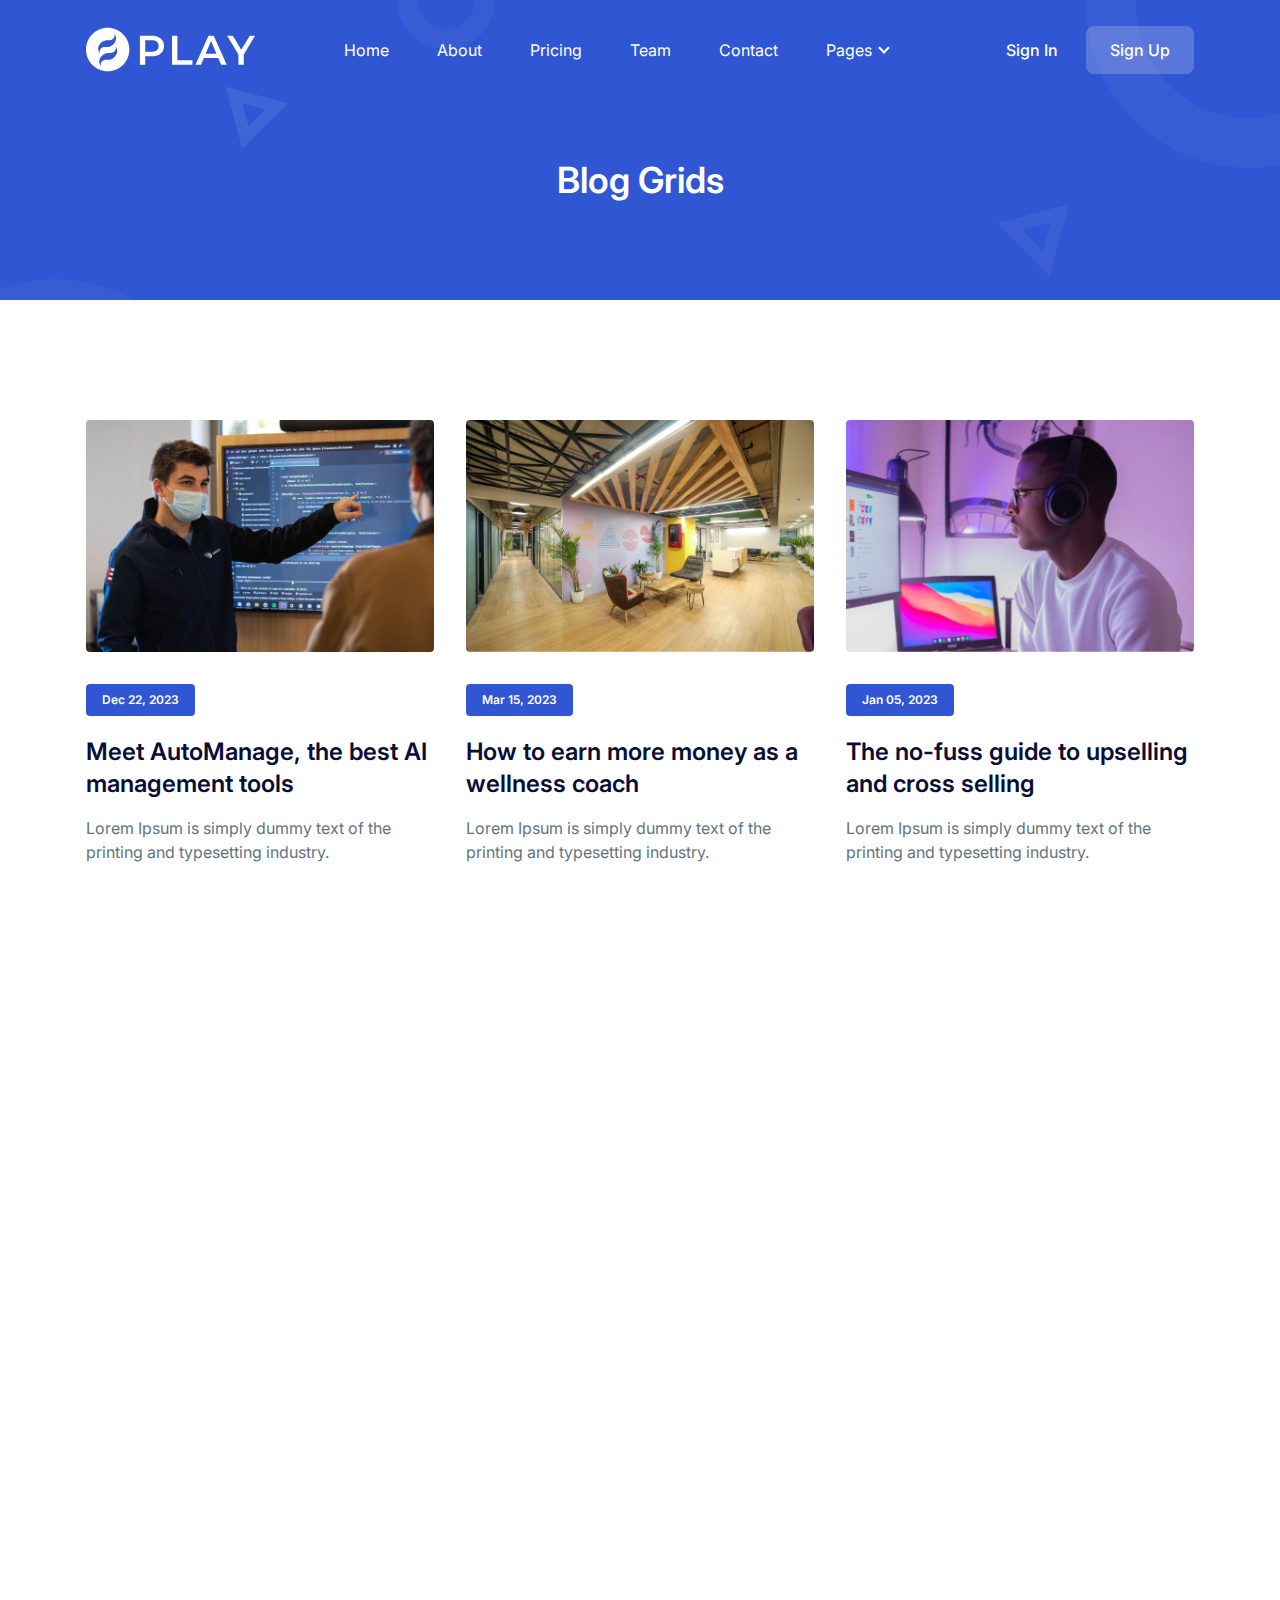
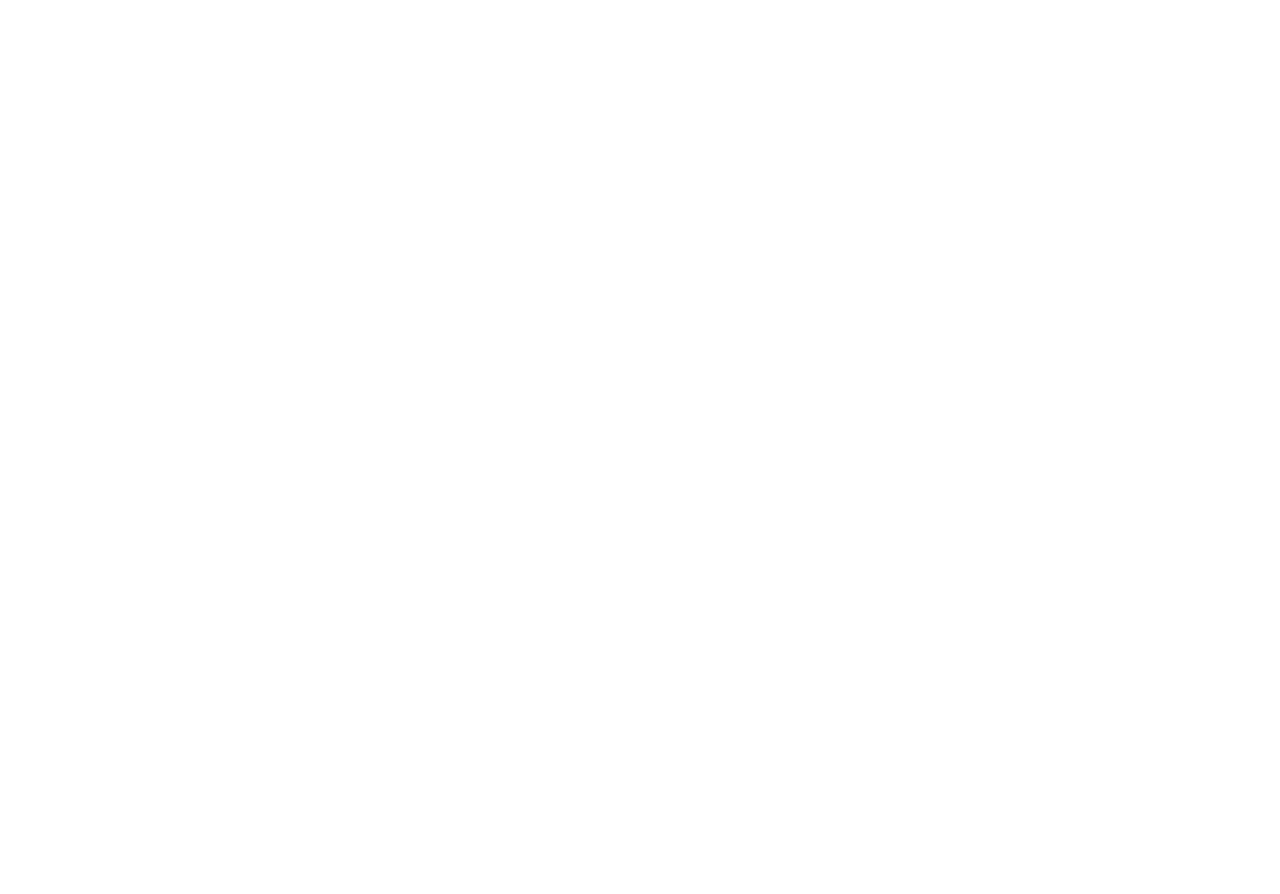
<file: blog-grids.html>
<!DOCTYPE html>
<html lang="en">
  <head>
    <meta charset="UTF-8" />
    <meta http-equiv="X-UA-Compatible" content="IE=edge" />
    <meta name="viewport" content="width=device-width, initial-scale=1.0" />
    <title>Blog Grids | Play Tailwind</title>
    <link
      rel="shortcut icon"
      href="assets/images/favicon.png"
      type="image/x-icon"
    />
    <link rel="stylesheet" href="assets/css/animate.css" />
    <link rel="stylesheet" href="assets/css/tailwind.css" />

    <!-- ==== WOW JS ==== -->
    <script src="assets/js/wow.min.js"></script>
    <script>
      new WOW().init();
    </script>
  </head>
  <body>
    <!-- ====== Navbar Section Start -->
    <div
      class="
        ud-header
        bg-transparent
        absolute
        top-0
        left-0
        z-40
        w-full
        flex
        items-center
      "
    >
      <div class="container">
        <div class="flex -mx-4 items-center justify-between relative">
          <div class="px-4 w-60 max-w-full">
            <a href="index.html" class="navbar-logo w-full block py-5">
              <img
                src="assets/images/logo/logo-white.svg"
                alt="logo"
                class="w-full header-logo"
              />
            </a>
          </div>
          <div class="flex px-4 justify-between items-center w-full">
            <div>
              <button
                id="navbarToggler"
                class="
                  block
                  absolute
                  right-4
                  top-1/2
                  -translate-y-1/2
                  lg:hidden
                  focus:ring-2
                  ring-primary
                  px-3
                  py-[6px]
                  rounded-lg
                "
              >
                <span
                  class="relative w-[30px] h-[2px] my-[6px] block bg-white"
                ></span>
                <span
                  class="relative w-[30px] h-[2px] my-[6px] block bg-white"
                ></span>
                <span
                  class="relative w-[30px] h-[2px] my-[6px] block bg-white"
                ></span>
              </button>
              <nav
                id="navbarCollapse"
                class="
                  absolute
                  py-5
                  lg:py-0 lg:px-4
                  xl:px-6
                  bg-white
                  lg:bg-transparent
                  shadow-lg
                  rounded-lg
                  max-w-[250px]
                  w-full
                  lg:max-w-full lg:w-full
                  right-4
                  top-full
                  hidden
                  lg:block lg:static lg:shadow-none
                "
              >
                <ul class="blcok lg:flex">
                  <li class="relative group">
                    <a
                      href="/#home"
                      class="
                        ud-menu-scroll
                        text-base text-dark
                        lg:text-white
                        lg:group-hover:opacity-70
                        lg:group-hover:text-white
                        group-hover:text-primary
                        py-2
                        lg:py-6 lg:inline-flex lg:px-0
                        flex
                        mx-8
                        lg:mr-0
                      "
                    >
                      Home
                    </a>
                  </li>
                  <li class="relative group">
                    <a
                      href="/#about"
                      class="
                        ud-menu-scroll
                        text-base text-dark
                        lg:text-white
                        lg:group-hover:opacity-70
                        lg:group-hover:text-white
                        group-hover:text-primary
                        py-2
                        lg:py-6 lg:inline-flex lg:px-0
                        flex
                        mx-8
                        lg:mr-0 lg:ml-7
                        xl:ml-12
                      "
                    >
                      About
                    </a>
                  </li>
                  <li class="relative group">
                    <a
                      href="/#pricing"
                      class="
                        ud-menu-scroll
                        text-base text-dark
                        lg:text-white
                        lg:group-hover:opacity-70
                        lg:group-hover:text-white
                        group-hover:text-primary
                        py-2
                        lg:py-6 lg:inline-flex lg:px-0
                        flex
                        mx-8
                        lg:mr-0 lg:ml-7
                        xl:ml-12
                      "
                    >
                      Pricing
                    </a>
                  </li>
                  <li class="relative group">
                    <a
                      href="/#team"
                      class="
                        ud-menu-scroll
                        text-base text-dark
                        lg:text-white
                        lg:group-hover:opacity-70
                        lg:group-hover:text-white
                        group-hover:text-primary
                        py-2
                        lg:py-6 lg:inline-flex lg:px-0
                        flex
                        mx-8
                        lg:mr-0 lg:ml-7
                        xl:ml-12
                      "
                    >
                      Team
                    </a>
                  </li>
                  <li class="relative group">
                    <a
                      href="/#contact"
                      class="
                        ud-menu-scroll
                        text-base text-dark
                        lg:text-white
                        lg:group-hover:opacity-70
                        lg:group-hover:text-white
                        group-hover:text-primary
                        py-2
                        lg:py-6 lg:inline-flex lg:px-0
                        flex
                        mx-8
                        lg:mr-0 lg:ml-7
                        xl:ml-12
                      "
                    >
                      Contact
                    </a>
                  </li>
                  <li class="relative group submenu-item">
                    <a
                      href="javascript:void(0)"
                      class="
                        text-base text-dark
                        lg:text-white
                        lg:group-hover:opacity-70
                        lg:group-hover:text-white
                        group-hover:text-primary
                        py-2
                        lg:py-6 lg:inline-flex lg:pl-0 lg:pr-4
                        flex
                        mx-8
                        lg:mr-0 lg:ml-8
                        xl:ml-12
                        relative
                        after:absolute
                        after:w-2
                        after:h-2
                        after:border-b-2
                        after:border-r-2
                        after:border-current
                        after:rotate-45
                        lg:after:right-0
                        after:right-1
                        after:top-1/2
                        after:-translate-y-1/2
                        after:mt-[-2px]
                      "
                    >
                      Pages
                    </a>
                    <div
                      class="
                        submenu
                        hidden
                        relative
                        lg:absolute
                        w-[250px]
                        top-full
                        lg:top-[110%]
                        left-0
                        rounded-sm
                        lg:shadow-lg
                        p-4
                        lg:block lg:opacity-0 lg:invisible
                        group-hover:opacity-100
                        lg:group-hover:visible lg:group-hover:top-full
                        bg-white
                        transition-[top]
                        duration-300
                      "
                    >
                      <a
                        href="about.html"
                        class="
                          block
                          text-sm text-body-color
                          rounded
                          hover:text-primary
                          py-[10px]
                          px-4
                        "
                      >
                        About Page
                      </a>
                      <a
                        href="pricing.html"
                        class="
                          block
                          text-sm text-body-color
                          rounded
                          hover:text-primary
                          py-[10px]
                          px-4
                        "
                      >
                        Pricing Page
                      </a>
                      <a
                        href="contact.html"
                        class="
                          block
                          text-sm text-body-color
                          rounded
                          hover:text-primary
                          py-[10px]
                          px-4
                        "
                      >
                        Contact Page
                      </a>
                      <a
                        href="blog-grids.html"
                        class="
                          block
                          text-sm text-body-color
                          rounded
                          hover:text-primary
                          py-[10px]
                          px-4
                        "
                      >
                        Blog Grid Page
                      </a>
                      <a
                        href="blog-details.html"
                        class="
                          block
                          text-sm text-body-color
                          rounded
                          hover:text-primary
                          py-[10px]
                          px-4
                        "
                      >
                        Blog Details Page
                      </a>
                      <a
                        href="signup.html"
                        class="
                          block
                          text-sm text-body-color
                          rounded
                          hover:text-primary
                          py-[10px]
                          px-4
                        "
                      >
                        Sign Up Page
                      </a>
                      <a
                        href="signin.html"
                        class="
                          block
                          text-sm text-body-color
                          rounded
                          hover:text-primary
                          py-[10px]
                          px-4
                        "
                      >
                        Sign In Page
                      </a>
                      <a
                        href="404.html"
                        class="
                          block
                          text-sm text-body-color
                          rounded
                          hover:text-primary
                          py-[10px]
                          px-4
                        "
                      >
                        404 Page
                      </a>
                    </div>
                  </li>
                </ul>
              </nav>
            </div>
            <div class="sm:flex justify-end hidden pr-16 lg:pr-0">
              <a
                href="signin.html"
                class="
                  text-base
                  font-medium
                  text-white
                  hover:opacity-70
                  py-3
                  px-7
                  loginBtn
                "
              >
                Sign In
              </a>
              <a
                href="signup.html"
                class="
                  text-base
                  font-medium
                  text-white
                  bg-white bg-opacity-20
                  rounded-lg
                  py-3
                  px-6
                  hover:bg-opacity-100 hover:text-dark
                  signUpBtn
                  duration-300
                  ease-in-out
                "
              >
                Sign Up
              </a>
            </div>
          </div>
        </div>
      </div>
    </div>
    <!-- ====== Navbar Section End -->

    <!-- ====== Banner Section Start -->
    <div
      class="
        relative
        z-10
        pt-[120px]
        md:pt-[130px]
        lg:pt-[160px]
        pb-[100px]
        bg-primary
        overflow-hidden
      "
    >
      <div class="container">
        <div class="flex flex-wrap items-center -mx-4">
          <div class="w-full px-4">
            <div class="text-center">
              <h1 class="font-semibold text-white text-4xl">Blog Grids</h1>
            </div>
          </div>
        </div>
      </div>
      <div>
        <span class="absolute top-0 left-0 z-[-1]">
          <svg
            width="495"
            height="470"
            viewBox="0 0 495 470"
            fill="none"
            xmlns="http://www.w3.org/2000/svg"
          >
            <circle
              cx="55"
              cy="442"
              r="138"
              stroke="white"
              stroke-opacity="0.04"
              stroke-width="50"
            />
            <circle
              cx="446"
              r="39"
              stroke="white"
              stroke-opacity="0.04"
              stroke-width="20"
            />
            <path
              d="M245.406 137.609L233.985 94.9852L276.609 106.406L245.406 137.609Z"
              stroke="white"
              stroke-opacity="0.08"
              stroke-width="12"
            />
          </svg>
        </span>
        <span class="absolute top-0 right-0 z-[-1]">
          <svg
            width="493"
            height="470"
            viewBox="0 0 493 470"
            fill="none"
            xmlns="http://www.w3.org/2000/svg"
          >
            <circle
              cx="462"
              cy="5"
              r="138"
              stroke="white"
              stroke-opacity="0.04"
              stroke-width="50"
            />
            <circle
              cx="49"
              cy="470"
              r="39"
              stroke="white"
              stroke-opacity="0.04"
              stroke-width="20"
            />
            <path
              d="M222.393 226.701L272.808 213.192L259.299 263.607L222.393 226.701Z"
              stroke="white"
              stroke-opacity="0.06"
              stroke-width="13"
            />
          </svg>
        </span>
      </div>
    </div>
    <!-- ====== Banner Section End -->

    <!-- ====== Blog Section Start -->
    <section class="pt-20 lg:pt-[120px] pb-10 lg:pb-20">
      <div class="container">
        <div class="flex flex-wrap -mx-4">
          <div class="w-full md:w-1/2 lg:w-1/3 px-4">
            <div class="mb-10 group wow fadeInUp" data-wow-delay=".1s">
              <div class="rounded overflow-hidden mb-8">
                <a href="blog-details.html" class="block">
                  <img
                    src="assets/images/blog/blog-01.jpg"
                    alt="image"
                    class="
                      w-full
                      transition
                      group-hover:scale-125 group-hover:rotate-6
                    "
                  />
                </a>
              </div>
              <div>
                <span
                  class="
                    bg-primary
                    rounded
                    inline-block
                    text-center
                    py-1
                    px-4
                    text-xs
                    leading-loose
                    font-semibold
                    text-white
                    mb-5
                  "
                >
                  Dec 22, 2023
                </span>
                <h3>
                  <a
                    href="blog-details.html"
                    class="
                      font-semibold
                      text-xl
                      sm:text-2xl
                      lg:text-xl
                      xl:text-2xl
                      mb-4
                      inline-block
                      text-dark
                      hover:text-primary
                    "
                  >
                    Meet AutoManage, the best AI management tools
                  </a>
                </h3>
                <p class="text-base text-body-color">
                  Lorem Ipsum is simply dummy text of the printing and
                  typesetting industry.
                </p>
              </div>
            </div>
          </div>
          <div class="w-full md:w-1/2 lg:w-1/3 px-4">
            <div class="mb-10 group wow fadeInUp" data-wow-delay=".15s">
              <div class="rounded overflow-hidden mb-8">
                <a href="blog-details.html" class="block">
                  <img
                    src="assets/images/blog/blog-02.jpg"
                    alt="image"
                    class="
                      w-full
                      transition
                      group-hover:scale-125 group-hover:rotate-6
                    "
                  />
                </a>
              </div>
              <div>
                <span
                  class="
                    bg-primary
                    rounded
                    inline-block
                    text-center
                    py-1
                    px-4
                    text-xs
                    leading-loose
                    font-semibold
                    text-white
                    mb-5
                  "
                >
                  Mar 15, 2023
                </span>
                <h3>
                  <a
                    href="blog-details.html"
                    class="
                      font-semibold
                      text-xl
                      sm:text-2xl
                      lg:text-xl
                      xl:text-2xl
                      mb-4
                      inline-block
                      text-dark
                      hover:text-primary
                    "
                  >
                    How to earn more money as a wellness coach
                  </a>
                </h3>
                <p class="text-base text-body-color">
                  Lorem Ipsum is simply dummy text of the printing and
                  typesetting industry.
                </p>
              </div>
            </div>
          </div>
          <div class="w-full md:w-1/2 lg:w-1/3 px-4">
            <div class="mb-10 group wow fadeInUp" data-wow-delay=".2s">
              <div class="rounded overflow-hidden mb-8">
                <a href="blog-details.html" class="block">
                  <img
                    src="assets/images/blog/blog-03.jpg"
                    alt="image"
                    class="
                      w-full
                      transition
                      group-hover:scale-125 group-hover:rotate-6
                    "
                  />
                </a>
              </div>
              <div>
                <span
                  class="
                    bg-primary
                    rounded
                    inline-block
                    text-center
                    py-1
                    px-4
                    text-xs
                    leading-loose
                    font-semibold
                    text-white
                    mb-5
                  "
                >
                  Jan 05, 2023
                </span>
                <h3>
                  <a
                    href="blog-details.html"
                    class="
                      font-semibold
                      text-xl
                      sm:text-2xl
                      lg:text-xl
                      xl:text-2xl
                      mb-4
                      inline-block
                      text-dark
                      hover:text-primary
                    "
                  >
                    The no-fuss guide to upselling and cross selling
                  </a>
                </h3>
                <p class="text-base text-body-color">
                  Lorem Ipsum is simply dummy text of the printing and
                  typesetting industry.
                </p>
              </div>
            </div>
          </div>
          <div class="w-full md:w-1/2 lg:w-1/3 px-4">
            <div class="mb-10 group wow fadeInUp" data-wow-delay=".1s">
              <div class="rounded overflow-hidden mb-8">
                <a href="blog-details.html" class="block">
                  <img
                    src="assets/images/blog/blog-02.jpg"
                    alt="image"
                    class="
                      w-full
                      transition
                      group-hover:scale-125 group-hover:rotate-6
                    "
                  />
                </a>
              </div>
              <div>
                <span
                  class="
                    bg-primary
                    rounded
                    inline-block
                    text-center
                    py-1
                    px-4
                    text-xs
                    leading-loose
                    font-semibold
                    text-white
                    mb-5
                  "
                >
                  Mar 15, 2023
                </span>
                <h3>
                  <a
                    href="blog-details.html"
                    class="
                      font-semibold
                      text-xl
                      sm:text-2xl
                      lg:text-xl
                      xl:text-2xl
                      mb-4
                      inline-block
                      text-dark
                      hover:text-primary
                    "
                  >
                    How to earn more money as a wellness coach
                  </a>
                </h3>
                <p class="text-base text-body-color">
                  Lorem Ipsum is simply dummy text of the printing and
                  typesetting industry.
                </p>
              </div>
            </div>
          </div>
          <div class="w-full md:w-1/2 lg:w-1/3 px-4">
            <div class="mb-10 group wow fadeInUp" data-wow-delay=".15s">
              <div class="rounded overflow-hidden mb-8">
                <a href="blog-details.html" class="block">
                  <img
                    src="assets/images/blog/blog-03.jpg"
                    alt="image"
                    class="
                      w-full
                      transition
                      group-hover:scale-125 group-hover:rotate-6
                    "
                  />
                </a>
              </div>
              <div>
                <span
                  class="
                    bg-primary
                    rounded
                    inline-block
                    text-center
                    py-1
                    px-4
                    text-xs
                    leading-loose
                    font-semibold
                    text-white
                    mb-5
                  "
                >
                  Jan 05, 2023
                </span>
                <h3>
                  <a
                    href="blog-details.html"
                    class="
                      font-semibold
                      text-xl
                      sm:text-2xl
                      lg:text-xl
                      xl:text-2xl
                      mb-4
                      inline-block
                      text-dark
                      hover:text-primary
                    "
                  >
                    The no-fuss guide to upselling and cross selling
                  </a>
                </h3>
                <p class="text-base text-body-color">
                  Lorem Ipsum is simply dummy text of the printing and
                  typesetting industry.
                </p>
              </div>
            </div>
          </div>
          <div class="w-full md:w-1/2 lg:w-1/3 px-4">
            <div class="mb-10 group wow fadeInUp" data-wow-delay=".2s">
              <div class="rounded overflow-hidden mb-8">
                <a href="blog-details.html" class="block">
                  <img
                    src="assets/images/blog/blog-01.jpg"
                    alt="image"
                    class="
                      w-full
                      transition
                      group-hover:scale-125 group-hover:rotate-6
                    "
                  />
                </a>
              </div>
              <div>
                <span
                  class="
                    bg-primary
                    rounded
                    inline-block
                    text-center
                    py-1
                    px-4
                    text-xs
                    leading-loose
                    font-semibold
                    text-white
                    mb-5
                  "
                >
                  Dec 22, 2023
                </span>
                <h3>
                  <a
                    href="blog-details.html"
                    class="
                      font-semibold
                      text-xl
                      sm:text-2xl
                      lg:text-xl
                      xl:text-2xl
                      mb-4
                      inline-block
                      text-dark
                      hover:text-primary
                    "
                  >
                    Meet AutoManage, the best AI management tools
                  </a>
                </h3>
                <p class="text-base text-body-color">
                  Lorem Ipsum is simply dummy text of the printing and
                  typesetting industry.
                </p>
              </div>
            </div>
          </div>
          <div class="w-full md:w-1/2 lg:w-1/3 px-4">
            <div class="mb-10 group wow fadeInUp" data-wow-delay=".1s">
              <div class="rounded overflow-hidden mb-8">
                <a href="blog-details.html" class="block">
                  <img
                    src="assets/images/blog/blog-01.jpg"
                    alt="image"
                    class="
                      w-full
                      transition
                      group-hover:scale-125 group-hover:rotate-6
                    "
                  />
                </a>
              </div>
              <div>
                <span
                  class="
                    bg-primary
                    rounded
                    inline-block
                    text-center
                    py-1
                    px-4
                    text-xs
                    leading-loose
                    font-semibold
                    text-white
                    mb-5
                  "
                >
                  Dec 22, 2023
                </span>
                <h3>
                  <a
                    href="blog-details.html"
                    class="
                      font-semibold
                      text-xl
                      sm:text-2xl
                      lg:text-xl
                      xl:text-2xl
                      mb-4
                      inline-block
                      text-dark
                      hover:text-primary
                    "
                  >
                    Meet AutoManage, the best AI management tools
                  </a>
                </h3>
                <p class="text-base text-body-color">
                  Lorem Ipsum is simply dummy text of the printing and
                  typesetting industry.
                </p>
              </div>
            </div>
          </div>
          <div class="w-full md:w-1/2 lg:w-1/3 px-4">
            <div class="mb-10 group wow fadeInUp" data-wow-delay=".15s">
              <div class="rounded overflow-hidden mb-8">
                <a href="blog-details.html" class="block">
                  <img
                    src="assets/images/blog/blog-02.jpg"
                    alt="image"
                    class="
                      w-full
                      transition
                      group-hover:scale-125 group-hover:rotate-6
                    "
                  />
                </a>
              </div>
              <div>
                <span
                  class="
                    bg-primary
                    rounded
                    inline-block
                    text-center
                    py-1
                    px-4
                    text-xs
                    leading-loose
                    font-semibold
                    text-white
                    mb-5
                  "
                >
                  Mar 15, 2023
                </span>
                <h3>
                  <a
                    href="blog-details.html"
                    class="
                      font-semibold
                      text-xl
                      sm:text-2xl
                      lg:text-xl
                      xl:text-2xl
                      mb-4
                      inline-block
                      text-dark
                      hover:text-primary
                    "
                  >
                    How to earn more money as a wellness coach
                  </a>
                </h3>
                <p class="text-base text-body-color">
                  Lorem Ipsum is simply dummy text of the printing and
                  typesetting industry.
                </p>
              </div>
            </div>
          </div>
          <div class="w-full md:w-1/2 lg:w-1/3 px-4">
            <div class="mb-10 group wow fadeInUp" data-wow-delay=".2s">
              <div class="rounded overflow-hidden mb-8">
                <a href="blog-details.html" class="block">
                  <img
                    src="assets/images/blog/blog-03.jpg"
                    alt="image"
                    class="
                      w-full
                      transition
                      group-hover:scale-125 group-hover:rotate-6
                    "
                  />
                </a>
              </div>
              <div>
                <span
                  class="
                    bg-primary
                    rounded
                    inline-block
                    text-center
                    py-1
                    px-4
                    text-xs
                    leading-loose
                    font-semibold
                    text-white
                    mb-5
                  "
                >
                  Jan 05, 2023
                </span>
                <h3>
                  <a
                    href="blog-details.html"
                    class="
                      font-semibold
                      text-xl
                      sm:text-2xl
                      lg:text-xl
                      xl:text-2xl
                      mb-4
                      inline-block
                      text-dark
                      hover:text-primary
                    "
                  >
                    The no-fuss guide to upselling and cross selling
                  </a>
                </h3>
                <p class="text-base text-body-color">
                  Lorem Ipsum is simply dummy text of the printing and
                  typesetting industry.
                </p>
              </div>
            </div>
          </div>
        </div>
      </div>
    </section>
    <!-- ====== Blog Section End -->

    <!-- ====== Footer Section Start -->
    <footer
      class="bg-black pt-20 lg:pt-[120px] relative z-10 wow fadeInUp"
      data-wow-delay=".15s"
    >
      <div class="container">
        <div class="flex flex-wrap -mx-4">
          <div class="w-full sm:w-1/2 md:w-1/2 lg:w-4/12 xl:w-3/12 px-4">
            <div class="w-full mb-10">
              <a
                href="javascript:void(0)"
                class="inline-block max-w-[160px] mb-6"
              >
                <img
                  src="assets/images/logo/logo-white.svg"
                  alt="logo"
                  class="max-w-full"
                />
              </a>
              <p class="text-base text-[#f3f4fe] mb-7">
                We create digital experiences for brands and companies by using
                technology.
              </p>
              <div class="flex items-center -mx-3">
                <a
                  href="javascript:void(0)"
                  class="px-3 text-[#dddddd] hover:text-white"
                >
                  <svg
                    width="10"
                    height="18"
                    viewBox="0 0 10 18"
                    class="fill-current"
                  >
                    <path
                      d="M9.00007 6.82105H7.50006H6.96434V6.27097V4.56571V4.01562H7.50006H8.62507C8.91971 4.01562 9.16078 3.79559 9.16078 3.46554V0.550085C9.16078 0.247538 8.9465 0 8.62507 0H6.66969C4.55361 0 3.08038 1.54024 3.08038 3.82309V6.21596V6.76605H2.54466H0.72322C0.348217 6.76605 0 7.06859 0 7.50866V9.48897C0 9.87402 0.294645 10.2316 0.72322 10.2316H2.49109H3.02681V10.7817V16.31C3.02681 16.6951 3.32145 17.0526 3.75003 17.0526H6.26791C6.42862 17.0526 6.56255 16.9701 6.66969 16.8601C6.77684 16.7501 6.8572 16.5576 6.8572 16.3925V10.8092V10.2591H7.4197H8.62507C8.97328 10.2591 9.24114 10.0391 9.29471 9.709V9.6815V9.65399L9.66972 7.7562C9.6965 7.56367 9.66972 7.34363 9.509 7.1236C9.45543 6.98608 9.21436 6.84856 9.00007 6.82105Z"
                    />
                  </svg>
                </a>
                <a
                  href="javascript:void(0)"
                  class="px-3 text-[#dddddd] hover:text-white"
                >
                  <svg
                    width="19"
                    height="15"
                    viewBox="0 0 19 15"
                    class="fill-current"
                  >
                    <path
                      d="M16.2622 3.17878L17.33 1.93293C17.6391 1.59551 17.7234 1.33595 17.7515 1.20618C16.9085 1.67337 16.1217 1.82911 15.6159 1.82911H15.4192L15.3068 1.72528C14.6324 1.18022 13.7894 0.894714 12.8902 0.894714C10.9233 0.894714 9.37779 2.40012 9.37779 4.13913C9.37779 4.24295 9.37779 4.39868 9.40589 4.5025L9.49019 5.02161L8.90009 4.99565C5.30334 4.89183 2.35288 2.03675 1.87518 1.5436C1.08839 2.84136 1.53799 4.08722 2.01568 4.86587L2.97107 6.31937L1.45369 5.54071C1.48179 6.63084 1.93138 7.48736 2.80247 8.11029L3.56116 8.62939L2.80247 8.9149C3.28017 10.2386 4.34795 10.7837 5.13474 10.9913L6.17443 11.2509L5.19094 11.8738C3.61736 12.912 1.65039 12.8342 0.779297 12.7563C2.54957 13.8983 4.65705 14.1579 6.11823 14.1579C7.21412 14.1579 8.02901 14.0541 8.2257 13.9762C16.0936 12.2631 16.4589 5.77431 16.4589 4.47655V4.29486L16.6275 4.19104C17.5829 3.36047 17.9763 2.91923 18.2011 2.65967C18.1168 2.68563 18.0044 2.73754 17.892 2.7635L16.2622 3.17878Z"
                    />
                  </svg>
                </a>
                <a
                  href="javascript:void(0)"
                  class="px-3 text-[#dddddd] hover:text-white"
                >
                  <svg
                    width="18"
                    height="18"
                    viewBox="0 0 18 18"
                    class="fill-current"
                  >
                    <path
                      d="M8.91688 12.4995C10.6918 12.4995 12.1306 11.0911 12.1306 9.35385C12.1306 7.61655 10.6918 6.20819 8.91688 6.20819C7.14197 6.20819 5.70312 7.61655 5.70312 9.35385C5.70312 11.0911 7.14197 12.4995 8.91688 12.4995Z"
                    />
                    <path
                      d="M12.4078 0.947388H5.37075C2.57257 0.947388 0.300781 3.17104 0.300781 5.90993V12.7436C0.300781 15.5367 2.57257 17.7604 5.37075 17.7604H12.3524C15.2059 17.7604 17.4777 15.5367 17.4777 12.7978V5.90993C17.4777 3.17104 15.2059 0.947388 12.4078 0.947388ZM8.91696 13.4758C6.56206 13.4758 4.70584 11.6047 4.70584 9.35389C4.70584 7.10312 6.58976 5.23199 8.91696 5.23199C11.2165 5.23199 13.1004 7.10312 13.1004 9.35389C13.1004 11.6047 11.2442 13.4758 8.91696 13.4758ZM14.735 5.61164C14.4579 5.90993 14.0423 6.07264 13.5714 6.07264C13.1558 6.07264 12.7402 5.90993 12.4078 5.61164C12.103 5.31334 11.9368 4.9337 11.9368 4.47269C11.9368 4.01169 12.103 3.65916 12.4078 3.33375C12.7125 3.00834 13.1004 2.84563 13.5714 2.84563C13.9869 2.84563 14.4302 3.00834 14.735 3.30663C15.012 3.65916 15.2059 4.06593 15.2059 4.49981C15.1782 4.9337 15.012 5.31334 14.735 5.61164Z"
                    />
                    <path
                      d="M13.5985 3.82184C13.2383 3.82184 12.9336 4.12013 12.9336 4.47266C12.9336 4.82519 13.2383 5.12349 13.5985 5.12349C13.9587 5.12349 14.2634 4.82519 14.2634 4.47266C14.2634 4.12013 13.9864 3.82184 13.5985 3.82184Z"
                    />
                  </svg>
                </a>
                <a
                  href="javascript:void(0)"
                  class="px-3 text-[#dddddd] hover:text-white"
                >
                  <svg
                    width="18"
                    height="18"
                    viewBox="0 0 18 18"
                    class="fill-current"
                  >
                    <path
                      d="M16.7821 0.947388H1.84847C1.14272 0.947388 0.578125 1.49747 0.578125 2.18508V16.7623C0.578125 17.4224 1.14272 18 1.84847 18H16.7257C17.4314 18 17.996 17.4499 17.996 16.7623V2.15757C18.0525 1.49747 17.4879 0.947388 16.7821 0.947388ZM5.7442 15.4421H3.17528V7.32837H5.7442V15.4421ZM4.44563 6.2007C3.59873 6.2007 2.94944 5.5406 2.94944 4.74297C2.94944 3.94535 3.62696 3.28525 4.44563 3.28525C5.26429 3.28525 5.94181 3.94535 5.94181 4.74297C5.94181 5.5406 5.32075 6.2007 4.44563 6.2007ZM15.4835 15.4421H12.9146V11.509C12.9146 10.5739 12.8864 9.33618 11.5596 9.33618C10.2045 9.33618 10.0069 10.3813 10.0069 11.4265V15.4421H7.438V7.32837H9.95046V8.45605H9.9787C10.3457 7.79594 11.1644 7.13584 12.4347 7.13584C15.0601 7.13584 15.54 8.7861 15.54 11.0414V15.4421H15.4835Z"
                    />
                  </svg>
                </a>
              </div>
            </div>
          </div>
          <div class="w-full sm:w-1/2 md:w-1/2 lg:w-2/12 xl:w-2/12 px-4">
            <div class="w-full mb-10">
              <h4 class="text-white text-lg font-semibold mb-9">About Us</h4>
              <ul>
                <li>
                  <a
                    href="javascript:void(0)"
                    class="
                      inline-block
                      text-base text-[#f3f4fe]
                      hover:text-primary
                      leading-loose
                      mb-2
                    "
                  >
                    Home
                  </a>
                </li>
                <li>
                  <a
                    href="javascript:void(0)"
                    class="
                      inline-block
                      text-base text-[#f3f4fe]
                      hover:text-primary
                      leading-loose
                      mb-2
                    "
                  >
                    Features
                  </a>
                </li>
                <li>
                  <a
                    href="javascript:void(0)"
                    class="
                      inline-block
                      text-base text-[#f3f4fe]
                      hover:text-primary
                      leading-loose
                      mb-2
                    "
                  >
                    About
                  </a>
                </li>
                <li>
                  <a
                    href="javascript:void(0)"
                    class="
                      inline-block
                      text-base text-[#f3f4fe]
                      hover:text-primary
                      leading-loose
                      mb-2
                    "
                  >
                    Testimonial
                  </a>
                </li>
              </ul>
            </div>
          </div>
          <div class="w-full sm:w-1/2 md:w-1/2 lg:w-3/12 xl:w-2/12 px-4">
            <div class="w-full mb-10">
              <h4 class="text-white text-lg font-semibold mb-9">Features</h4>
              <ul>
                <li>
                  <a
                    href="javascript:void(0)"
                    class="
                      inline-block
                      text-base text-[#f3f4fe]
                      hover:text-primary
                      leading-loose
                      mb-2
                    "
                  >
                    How it works
                  </a>
                </li>
                <li>
                  <a
                    href="javascript:void(0)"
                    class="
                      inline-block
                      text-base text-[#f3f4fe]
                      hover:text-primary
                      leading-loose
                      mb-2
                    "
                  >
                    Privacy policy
                  </a>
                </li>
                <li>
                  <a
                    href="javascript:void(0)"
                    class="
                      inline-block
                      text-base text-[#f3f4fe]
                      hover:text-primary
                      leading-loose
                      mb-2
                    "
                  >
                    Terms of Service
                  </a>
                </li>
                <li>
                  <a
                    href="javascript:void(0)"
                    class="
                      inline-block
                      text-base text-[#f3f4fe]
                      hover:text-primary
                      leading-loose
                      mb-2
                    "
                  >
                    Refund policy
                  </a>
                </li>
              </ul>
            </div>
          </div>
          <div class="w-full sm:w-1/2 md:w-1/2 lg:w-3/12 xl:w-2/12 px-4">
            <div class="w-full mb-10">
              <h4 class="text-white text-lg font-semibold mb-9">
                Our Products
              </h4>
              <ul>
                <li>
                  <a
                    href="javascript:void(0)"
                    class="
                      inline-block
                      text-base text-[#f3f4fe]
                      hover:text-primary
                      leading-loose
                      mb-2
                    "
                  >
                    LineIcons
                  </a>
                </li>
                <li>
                  <a
                    href="javascript:void(0)"
                    class="
                      inline-block
                      text-base text-[#f3f4fe]
                      hover:text-primary
                      leading-loose
                      mb-2
                    "
                  >
                    Ecommerce HTML
                  </a>
                </li>
                <li>
                  <a
                    href="javascript:void(0)"
                    class="
                      inline-block
                      text-base text-[#f3f4fe]
                      hover:text-primary
                      leading-loose
                      mb-2
                    "
                  >
                    Ayro UI
                  </a>
                </li>
                <li>
                  <a
                    href="javascript:void(0)"
                    class="
                      inline-block
                      text-base text-[#f3f4fe]
                      hover:text-primary
                      leading-loose
                      mb-2
                    "
                  >
                    PlainAdmin
                  </a>
                </li>
              </ul>
            </div>
          </div>
          <div class="w-full md:w-2/3 lg:w-6/12 xl:w-3/12 px-4">
            <div class="w-full mb-10">
              <h4 class="text-white text-lg font-semibold mb-9">Partners</h4>
              <ul class="flex flex-wrap items-center">
                <li>
                  <a
                    href="https://tailgrids.com"
                    rel="nofollow noopner"
                    target="_blank"
                    class="
                      block
                      mb-6
                      mr-5
                      max-w-[120px]
                      xl:max-w-[100px]
                      2xl:max-w-[120px]
                    "
                  >
                    <img
                      src="assets/images/footer/brands/tailgrids.svg"
                      alt="tailgrids"
                    />
                  </a>
                </li>
                <li>
                  <a
                    href="https://ayroui.com"
                    rel="nofollow noopner"
                    target="_blank"
                    class="
                      block
                      mb-6
                      mr-5
                      max-w-[120px]
                      xl:max-w-[100px]
                      2xl:max-w-[120px]
                    "
                  >
                    <img
                      src="assets/images/footer/brands/ayroui.svg"
                      alt="ayroui"
                    />
                  </a>
                </li>
                <li>
                  <a
                    href="https://ecommercehtml.com"
                    rel="nofollow noopner"
                    target="_blank"
                    class="
                      block
                      mb-6
                      mr-5
                      max-w-[120px]
                      xl:max-w-[100px]
                      2xl:max-w-[120px]
                    "
                  >
                    <img
                      src="assets/images/footer/brands/ecommerce-html.svg"
                      alt="ecommerce-html"
                    />
                  </a>
                </li>
                <li>
                  <a
                    href="https://graygrids.com"
                    rel="nofollow noopner"
                    target="_blank"
                    class="
                      block
                      mb-6
                      mr-5
                      max-w-[120px]
                      xl:max-w-[100px]
                      2xl:max-w-[120px]
                    "
                  >
                    <img
                      src="assets/images/footer/brands/graygrids.svg"
                      alt="graygrids"
                    />
                  </a>
                </li>
                <li>
                  <a
                    href="https://lineicons.com"
                    rel="nofollow noopner"
                    target="_blank"
                    class="
                      block
                      mb-6
                      mr-5
                      max-w-[120px]
                      xl:max-w-[100px]
                      2xl:max-w-[120px]
                    "
                  >
                    <img
                      src="assets/images/footer/brands/lineicons.svg"
                      alt="lineicons"
                    />
                  </a>
                </li>
                <li>
                  <a
                    href="https://uideck.com"
                    rel="nofollow noopner"
                    target="_blank"
                    class="
                      block
                      mb-6
                      mr-5
                      max-w-[120px]
                      xl:max-w-[100px]
                      2xl:max-w-[120px]
                    "
                  >
                    <img
                      src="assets/images/footer/brands/uideck.svg"
                      alt="uideck"
                    />
                  </a>
                </li>
              </ul>
            </div>
          </div>
        </div>
      </div>

      <div class="border-t border-opacity-40 py-8 mt-12 lg:mt-[60px]">
        <div class="container">
          <div class="flex flex-wrap -mx-4">
            <div class="w-full md:w-2/3 lg:w-1/2 px-4">
              <div class="my-1">
                <div
                  class="
                    flex
                    items-center
                    justify-center
                    md:justify-start
                    -mx-3
                  "
                >
                  <a
                    href="javascript:void(0)"
                    class="text-base text-[#f3f4fe] hover:text-primary px-3"
                  >
                    Privacy policy
                  </a>
                  <a
                    href="javascript:void(0)"
                    class="text-base text-[#f3f4fe] hover:text-primary px-3"
                  >
                    Legal notice
                  </a>
                  <a
                    href="javascript:void(0)"
                    class="text-base text-[#f3f4fe] hover:text-primary px-3"
                  >
                    Terms of service
                  </a>
                </div>
              </div>
            </div>
            <div class="w-full md:w-1/3 lg:w-1/2 px-4">
              <div class="flex justify-center md:justify-end my-1">
                <p class="text-base text-[#f3f4fe]">
                  Designed and Developed by
                  <a
                    href="https://tailgrids.com"
                    rel="nofollow noopner"
                    target="_blank"
                    class="text-primary hover:underline"
                  >
                    TailGrids and UIdeck
                  </a>
                </p>
              </div>
            </div>
          </div>
        </div>
      </div>

      <div>
        <span class="absolute left-0 top-0 z-[-1]">
          <img src="assets/images/footer/shape-1.svg" alt="" />
        </span>

        <span class="absolute bottom-0 right-0 z-[-1]">
          <img src="assets/images/footer/shape-3.svg" alt="" />
        </span>

        <span class="absolute top-0 right-0 z-[-1]">
          <svg
            width="102"
            height="102"
            viewBox="0 0 102 102"
            fill="none"
            xmlns="http://www.w3.org/2000/svg"
          >
            <path
              d="M1.8667 33.1956C2.89765 33.1956 3.7334 34.0318 3.7334 35.0633C3.7334 36.0947 2.89765 36.9309 1.8667 36.9309C0.835744 36.9309 4.50645e-08 36.0947 0 35.0633C-4.50645e-08 34.0318 0.835744 33.1956 1.8667 33.1956Z"
              fill="white"
              fill-opacity="0.08"
            ></path>
            <path
              d="M18.2939 33.1956C19.3249 33.1956 20.1606 34.0318 20.1606 35.0633C20.1606 36.0947 19.3249 36.9309 18.2939 36.9309C17.263 36.9309 16.4272 36.0947 16.4272 35.0633C16.4272 34.0318 17.263 33.1956 18.2939 33.1956Z"
              fill="white"
              fill-opacity="0.08"
            ></path>
            <path
              d="M34.7209 33.195C35.7519 33.195 36.5876 34.0311 36.5876 35.0626C36.5876 36.0941 35.7519 36.9303 34.7209 36.9303C33.69 36.9303 32.8542 36.0941 32.8542 35.0626C32.8542 34.0311 33.69 33.195 34.7209 33.195Z"
              fill="white"
              fill-opacity="0.08"
            ></path>
            <path
              d="M50.9341 33.195C51.965 33.195 52.8008 34.0311 52.8008 35.0626C52.8008 36.0941 51.965 36.9303 50.9341 36.9303C49.9031 36.9303 49.0674 36.0941 49.0674 35.0626C49.0674 34.0311 49.9031 33.195 50.9341 33.195Z"
              fill="white"
              fill-opacity="0.08"
            ></path>
            <path
              d="M1.8667 16.7605C2.89765 16.7605 3.7334 17.5966 3.7334 18.6281C3.7334 19.6596 2.89765 20.4957 1.8667 20.4957C0.835744 20.4957 4.50645e-08 19.6596 0 18.6281C-4.50645e-08 17.5966 0.835744 16.7605 1.8667 16.7605Z"
              fill="white"
              fill-opacity="0.08"
            ></path>
            <path
              d="M18.2939 16.7605C19.3249 16.7605 20.1606 17.5966 20.1606 18.6281C20.1606 19.6596 19.3249 20.4957 18.2939 20.4957C17.263 20.4957 16.4272 19.6596 16.4272 18.6281C16.4272 17.5966 17.263 16.7605 18.2939 16.7605Z"
              fill="white"
              fill-opacity="0.08"
            ></path>
            <path
              d="M34.7209 16.7605C35.7519 16.7605 36.5876 17.5966 36.5876 18.6281C36.5876 19.6596 35.7519 20.4957 34.7209 20.4957C33.69 20.4957 32.8542 19.6596 32.8542 18.6281C32.8542 17.5966 33.69 16.7605 34.7209 16.7605Z"
              fill="white"
              fill-opacity="0.08"
            ></path>
            <path
              d="M50.9341 16.7605C51.965 16.7605 52.8008 17.5966 52.8008 18.6281C52.8008 19.6596 51.965 20.4957 50.9341 20.4957C49.9031 20.4957 49.0674 19.6596 49.0674 18.6281C49.0674 17.5966 49.9031 16.7605 50.9341 16.7605Z"
              fill="white"
              fill-opacity="0.08"
            ></path>
            <path
              d="M1.8667 0.324951C2.89765 0.324951 3.7334 1.16115 3.7334 2.19261C3.7334 3.22408 2.89765 4.06024 1.8667 4.06024C0.835744 4.06024 4.50645e-08 3.22408 0 2.19261C-4.50645e-08 1.16115 0.835744 0.324951 1.8667 0.324951Z"
              fill="white"
              fill-opacity="0.08"
            ></path>
            <path
              d="M18.2939 0.324951C19.3249 0.324951 20.1606 1.16115 20.1606 2.19261C20.1606 3.22408 19.3249 4.06024 18.2939 4.06024C17.263 4.06024 16.4272 3.22408 16.4272 2.19261C16.4272 1.16115 17.263 0.324951 18.2939 0.324951Z"
              fill="white"
              fill-opacity="0.08"
            ></path>
            <path
              d="M34.7209 0.325302C35.7519 0.325302 36.5876 1.16147 36.5876 2.19293C36.5876 3.2244 35.7519 4.06056 34.7209 4.06056C33.69 4.06056 32.8542 3.2244 32.8542 2.19293C32.8542 1.16147 33.69 0.325302 34.7209 0.325302Z"
              fill="white"
              fill-opacity="0.08"
            ></path>
            <path
              d="M50.9341 0.325302C51.965 0.325302 52.8008 1.16147 52.8008 2.19293C52.8008 3.2244 51.965 4.06056 50.9341 4.06056C49.9031 4.06056 49.0674 3.2244 49.0674 2.19293C49.0674 1.16147 49.9031 0.325302 50.9341 0.325302Z"
              fill="white"
              fill-opacity="0.08"
            ></path>
            <path
              d="M66.9037 33.1956C67.9346 33.1956 68.7704 34.0318 68.7704 35.0633C68.7704 36.0947 67.9346 36.9309 66.9037 36.9309C65.8727 36.9309 65.037 36.0947 65.037 35.0633C65.037 34.0318 65.8727 33.1956 66.9037 33.1956Z"
              fill="white"
              fill-opacity="0.08"
            ></path>
            <path
              d="M83.3307 33.1956C84.3616 33.1956 85.1974 34.0318 85.1974 35.0633C85.1974 36.0947 84.3616 36.9309 83.3307 36.9309C82.2997 36.9309 81.464 36.0947 81.464 35.0633C81.464 34.0318 82.2997 33.1956 83.3307 33.1956Z"
              fill="white"
              fill-opacity="0.08"
            ></path>
            <path
              d="M99.7576 33.1956C100.789 33.1956 101.624 34.0318 101.624 35.0633C101.624 36.0947 100.789 36.9309 99.7576 36.9309C98.7266 36.9309 97.8909 36.0947 97.8909 35.0633C97.8909 34.0318 98.7266 33.1956 99.7576 33.1956Z"
              fill="white"
              fill-opacity="0.08"
            ></path>
            <path
              d="M66.9037 16.7605C67.9346 16.7605 68.7704 17.5966 68.7704 18.6281C68.7704 19.6596 67.9346 20.4957 66.9037 20.4957C65.8727 20.4957 65.037 19.6596 65.037 18.6281C65.037 17.5966 65.8727 16.7605 66.9037 16.7605Z"
              fill="white"
              fill-opacity="0.08"
            ></path>
            <path
              d="M83.3307 16.7605C84.3616 16.7605 85.1974 17.5966 85.1974 18.6281C85.1974 19.6596 84.3616 20.4957 83.3307 20.4957C82.2997 20.4957 81.464 19.6596 81.464 18.6281C81.464 17.5966 82.2997 16.7605 83.3307 16.7605Z"
              fill="white"
              fill-opacity="0.08"
            ></path>
            <path
              d="M99.7576 16.7605C100.789 16.7605 101.624 17.5966 101.624 18.6281C101.624 19.6596 100.789 20.4957 99.7576 20.4957C98.7266 20.4957 97.8909 19.6596 97.8909 18.6281C97.8909 17.5966 98.7266 16.7605 99.7576 16.7605Z"
              fill="white"
              fill-opacity="0.08"
            ></path>
            <path
              d="M66.9037 0.324966C67.9346 0.324966 68.7704 1.16115 68.7704 2.19261C68.7704 3.22408 67.9346 4.06024 66.9037 4.06024C65.8727 4.06024 65.037 3.22408 65.037 2.19261C65.037 1.16115 65.8727 0.324966 66.9037 0.324966Z"
              fill="white"
              fill-opacity="0.08"
            ></path>
            <path
              d="M83.3307 0.324951C84.3616 0.324951 85.1974 1.16115 85.1974 2.19261C85.1974 3.22408 84.3616 4.06024 83.3307 4.06024C82.2997 4.06024 81.464 3.22408 81.464 2.19261C81.464 1.16115 82.2997 0.324951 83.3307 0.324951Z"
              fill="white"
              fill-opacity="0.08"
            ></path>
            <path
              d="M99.7576 0.324951C100.789 0.324951 101.624 1.16115 101.624 2.19261C101.624 3.22408 100.789 4.06024 99.7576 4.06024C98.7266 4.06024 97.8909 3.22408 97.8909 2.19261C97.8909 1.16115 98.7266 0.324951 99.7576 0.324951Z"
              fill="white"
              fill-opacity="0.08"
            ></path>
            <path
              d="M1.8667 82.2029C2.89765 82.2029 3.7334 83.039 3.7334 84.0705C3.7334 85.102 2.89765 85.9382 1.8667 85.9382C0.835744 85.9382 4.50645e-08 85.102 0 84.0705C-4.50645e-08 83.039 0.835744 82.2029 1.8667 82.2029Z"
              fill="white"
              fill-opacity="0.08"
            ></path>
            <path
              d="M18.2939 82.2029C19.3249 82.2029 20.1606 83.039 20.1606 84.0705C20.1606 85.102 19.3249 85.9382 18.2939 85.9382C17.263 85.9382 16.4272 85.102 16.4272 84.0705C16.4272 83.039 17.263 82.2029 18.2939 82.2029Z"
              fill="white"
              fill-opacity="0.08"
            ></path>
            <path
              d="M34.7209 82.2026C35.7519 82.2026 36.5876 83.0387 36.5876 84.0702C36.5876 85.1017 35.7519 85.9378 34.7209 85.9378C33.69 85.9378 32.8542 85.1017 32.8542 84.0702C32.8542 83.0387 33.69 82.2026 34.7209 82.2026Z"
              fill="white"
              fill-opacity="0.08"
            ></path>
            <path
              d="M50.9341 82.2026C51.965 82.2026 52.8008 83.0387 52.8008 84.0702C52.8008 85.1017 51.965 85.9378 50.9341 85.9378C49.9031 85.9378 49.0674 85.1017 49.0674 84.0702C49.0674 83.0387 49.9031 82.2026 50.9341 82.2026Z"
              fill="white"
              fill-opacity="0.08"
            ></path>
            <path
              d="M1.8667 65.7677C2.89765 65.7677 3.7334 66.6039 3.7334 67.6353C3.7334 68.6668 2.89765 69.503 1.8667 69.503C0.835744 69.503 4.50645e-08 68.6668 0 67.6353C-4.50645e-08 66.6039 0.835744 65.7677 1.8667 65.7677Z"
              fill="white"
              fill-opacity="0.08"
            ></path>
            <path
              d="M18.2939 65.7677C19.3249 65.7677 20.1606 66.6039 20.1606 67.6353C20.1606 68.6668 19.3249 69.503 18.2939 69.503C17.263 69.503 16.4272 68.6668 16.4272 67.6353C16.4272 66.6039 17.263 65.7677 18.2939 65.7677Z"
              fill="white"
              fill-opacity="0.08"
            ></path>
            <path
              d="M34.7209 65.7674C35.7519 65.7674 36.5876 66.6036 36.5876 67.635C36.5876 68.6665 35.7519 69.5027 34.7209 69.5027C33.69 69.5027 32.8542 68.6665 32.8542 67.635C32.8542 66.6036 33.69 65.7674 34.7209 65.7674Z"
              fill="white"
              fill-opacity="0.08"
            ></path>
            <path
              d="M50.9341 65.7674C51.965 65.7674 52.8008 66.6036 52.8008 67.635C52.8008 68.6665 51.965 69.5027 50.9341 69.5027C49.9031 69.5027 49.0674 68.6665 49.0674 67.635C49.0674 66.6036 49.9031 65.7674 50.9341 65.7674Z"
              fill="white"
              fill-opacity="0.08"
            ></path>
            <path
              d="M1.8667 98.2644C2.89765 98.2644 3.7334 99.1005 3.7334 100.132C3.7334 101.163 2.89765 102 1.8667 102C0.835744 102 4.50645e-08 101.163 0 100.132C-4.50645e-08 99.1005 0.835744 98.2644 1.8667 98.2644Z"
              fill="white"
              fill-opacity="0.08"
            ></path>
            <path
              d="M1.8667 49.3322C2.89765 49.3322 3.7334 50.1684 3.7334 51.1998C3.7334 52.2313 2.89765 53.0675 1.8667 53.0675C0.835744 53.0675 4.50645e-08 52.2313 0 51.1998C-4.50645e-08 50.1684 0.835744 49.3322 1.8667 49.3322Z"
              fill="white"
              fill-opacity="0.08"
            ></path>
            <path
              d="M18.2939 98.2644C19.3249 98.2644 20.1606 99.1005 20.1606 100.132C20.1606 101.163 19.3249 102 18.2939 102C17.263 102 16.4272 101.163 16.4272 100.132C16.4272 99.1005 17.263 98.2644 18.2939 98.2644Z"
              fill="white"
              fill-opacity="0.08"
            ></path>
            <path
              d="M18.2939 49.3322C19.3249 49.3322 20.1606 50.1684 20.1606 51.1998C20.1606 52.2313 19.3249 53.0675 18.2939 53.0675C17.263 53.0675 16.4272 52.2313 16.4272 51.1998C16.4272 50.1684 17.263 49.3322 18.2939 49.3322Z"
              fill="white"
              fill-opacity="0.08"
            ></path>
            <path
              d="M34.7209 98.2647C35.7519 98.2647 36.5876 99.1008 36.5876 100.132C36.5876 101.164 35.7519 102 34.7209 102C33.69 102 32.8542 101.164 32.8542 100.132C32.8542 99.1008 33.69 98.2647 34.7209 98.2647Z"
              fill="white"
              fill-opacity="0.08"
            ></path>
            <path
              d="M50.9341 98.2647C51.965 98.2647 52.8008 99.1008 52.8008 100.132C52.8008 101.164 51.965 102 50.9341 102C49.9031 102 49.0674 101.164 49.0674 100.132C49.0674 99.1008 49.9031 98.2647 50.9341 98.2647Z"
              fill="white"
              fill-opacity="0.08"
            ></path>
            <path
              d="M34.7209 49.3326C35.7519 49.3326 36.5876 50.1687 36.5876 51.2002C36.5876 52.2317 35.7519 53.0678 34.7209 53.0678C33.69 53.0678 32.8542 52.2317 32.8542 51.2002C32.8542 50.1687 33.69 49.3326 34.7209 49.3326Z"
              fill="white"
              fill-opacity="0.08"
            ></path>
            <path
              d="M50.9341 49.3326C51.965 49.3326 52.8008 50.1687 52.8008 51.2002C52.8008 52.2317 51.965 53.0678 50.9341 53.0678C49.9031 53.0678 49.0674 52.2317 49.0674 51.2002C49.0674 50.1687 49.9031 49.3326 50.9341 49.3326Z"
              fill="white"
              fill-opacity="0.08"
            ></path>
            <path
              d="M66.9037 82.2029C67.9346 82.2029 68.7704 83.0391 68.7704 84.0705C68.7704 85.102 67.9346 85.9382 66.9037 85.9382C65.8727 85.9382 65.037 85.102 65.037 84.0705C65.037 83.0391 65.8727 82.2029 66.9037 82.2029Z"
              fill="white"
              fill-opacity="0.08"
            ></path>
            <path
              d="M83.3307 82.2029C84.3616 82.2029 85.1974 83.0391 85.1974 84.0705C85.1974 85.102 84.3616 85.9382 83.3307 85.9382C82.2997 85.9382 81.464 85.102 81.464 84.0705C81.464 83.0391 82.2997 82.2029 83.3307 82.2029Z"
              fill="white"
              fill-opacity="0.08"
            ></path>
            <path
              d="M99.7576 82.2029C100.789 82.2029 101.624 83.039 101.624 84.0705C101.624 85.102 100.789 85.9382 99.7576 85.9382C98.7266 85.9382 97.8909 85.102 97.8909 84.0705C97.8909 83.039 98.7266 82.2029 99.7576 82.2029Z"
              fill="white"
              fill-opacity="0.08"
            ></path>
            <path
              d="M66.9037 65.7674C67.9346 65.7674 68.7704 66.6036 68.7704 67.635C68.7704 68.6665 67.9346 69.5027 66.9037 69.5027C65.8727 69.5027 65.037 68.6665 65.037 67.635C65.037 66.6036 65.8727 65.7674 66.9037 65.7674Z"
              fill="white"
              fill-opacity="0.08"
            ></path>
            <path
              d="M83.3307 65.7677C84.3616 65.7677 85.1974 66.6039 85.1974 67.6353C85.1974 68.6668 84.3616 69.503 83.3307 69.503C82.2997 69.503 81.464 68.6668 81.464 67.6353C81.464 66.6039 82.2997 65.7677 83.3307 65.7677Z"
              fill="white"
              fill-opacity="0.08"
            ></path>
            <path
              d="M99.7576 65.7677C100.789 65.7677 101.624 66.6039 101.624 67.6353C101.624 68.6668 100.789 69.503 99.7576 69.503C98.7266 69.503 97.8909 68.6668 97.8909 67.6353C97.8909 66.6039 98.7266 65.7677 99.7576 65.7677Z"
              fill="white"
              fill-opacity="0.08"
            ></path>
            <path
              d="M66.9037 98.2644C67.9346 98.2644 68.7704 99.1005 68.7704 100.132C68.7704 101.163 67.9346 102 66.9037 102C65.8727 102 65.037 101.163 65.037 100.132C65.037 99.1005 65.8727 98.2644 66.9037 98.2644Z"
              fill="white"
              fill-opacity="0.08"
            ></path>
            <path
              d="M66.9037 49.3322C67.9346 49.3322 68.7704 50.1684 68.7704 51.1998C68.7704 52.2313 67.9346 53.0675 66.9037 53.0675C65.8727 53.0675 65.037 52.2313 65.037 51.1998C65.037 50.1684 65.8727 49.3322 66.9037 49.3322Z"
              fill="white"
              fill-opacity="0.08"
            ></path>
            <path
              d="M83.3307 98.2644C84.3616 98.2644 85.1974 99.1005 85.1974 100.132C85.1974 101.163 84.3616 102 83.3307 102C82.2997 102 81.464 101.163 81.464 100.132C81.464 99.1005 82.2997 98.2644 83.3307 98.2644Z"
              fill="white"
              fill-opacity="0.08"
            ></path>
            <path
              d="M83.3307 49.3322C84.3616 49.3322 85.1974 50.1684 85.1974 51.1998C85.1974 52.2313 84.3616 53.0675 83.3307 53.0675C82.2997 53.0675 81.464 52.2313 81.464 51.1998C81.464 50.1684 82.2997 49.3322 83.3307 49.3322Z"
              fill="white"
              fill-opacity="0.08"
            ></path>
            <path
              d="M99.7576 98.2644C100.789 98.2644 101.624 99.1005 101.624 100.132C101.624 101.163 100.789 102 99.7576 102C98.7266 102 97.8909 101.163 97.8909 100.132C97.8909 99.1005 98.7266 98.2644 99.7576 98.2644Z"
              fill="white"
              fill-opacity="0.08"
            ></path>
            <path
              d="M99.7576 49.3322C100.789 49.3322 101.624 50.1684 101.624 51.1998C101.624 52.2313 100.789 53.0675 99.7576 53.0675C98.7266 53.0675 97.8909 52.2313 97.8909 51.1998C97.8909 50.1684 98.7266 49.3322 99.7576 49.3322Z"
              fill="white"
              fill-opacity="0.08"
            ></path>
          </svg>
        </span>
      </div>
    </footer>
    <!-- ====== Footer Section End -->

    <!-- ====== Back To Top Start -->
    <a
      href="javascript:void(0)"
      class="
        hidden
        items-center
        justify-center
        bg-primary
        text-white
        w-10
        h-10
        rounded-md
        fixed
        bottom-8
        right-8
        left-auto
        z-[999]
        hover:bg-dark
        back-to-top
        shadow-md
        transition
        duration-300
        ease-in-out
      "
    >
      <span
        class="w-3 h-3 border-t border-l border-white rotate-45 mt-[6px]"
      ></span>
    </a>
    <!-- ====== Back To Top End -->

    <!-- ====== All Scripts -->
    <script src="assets/js/main.js"></script>
  </body>
</html>
</file>
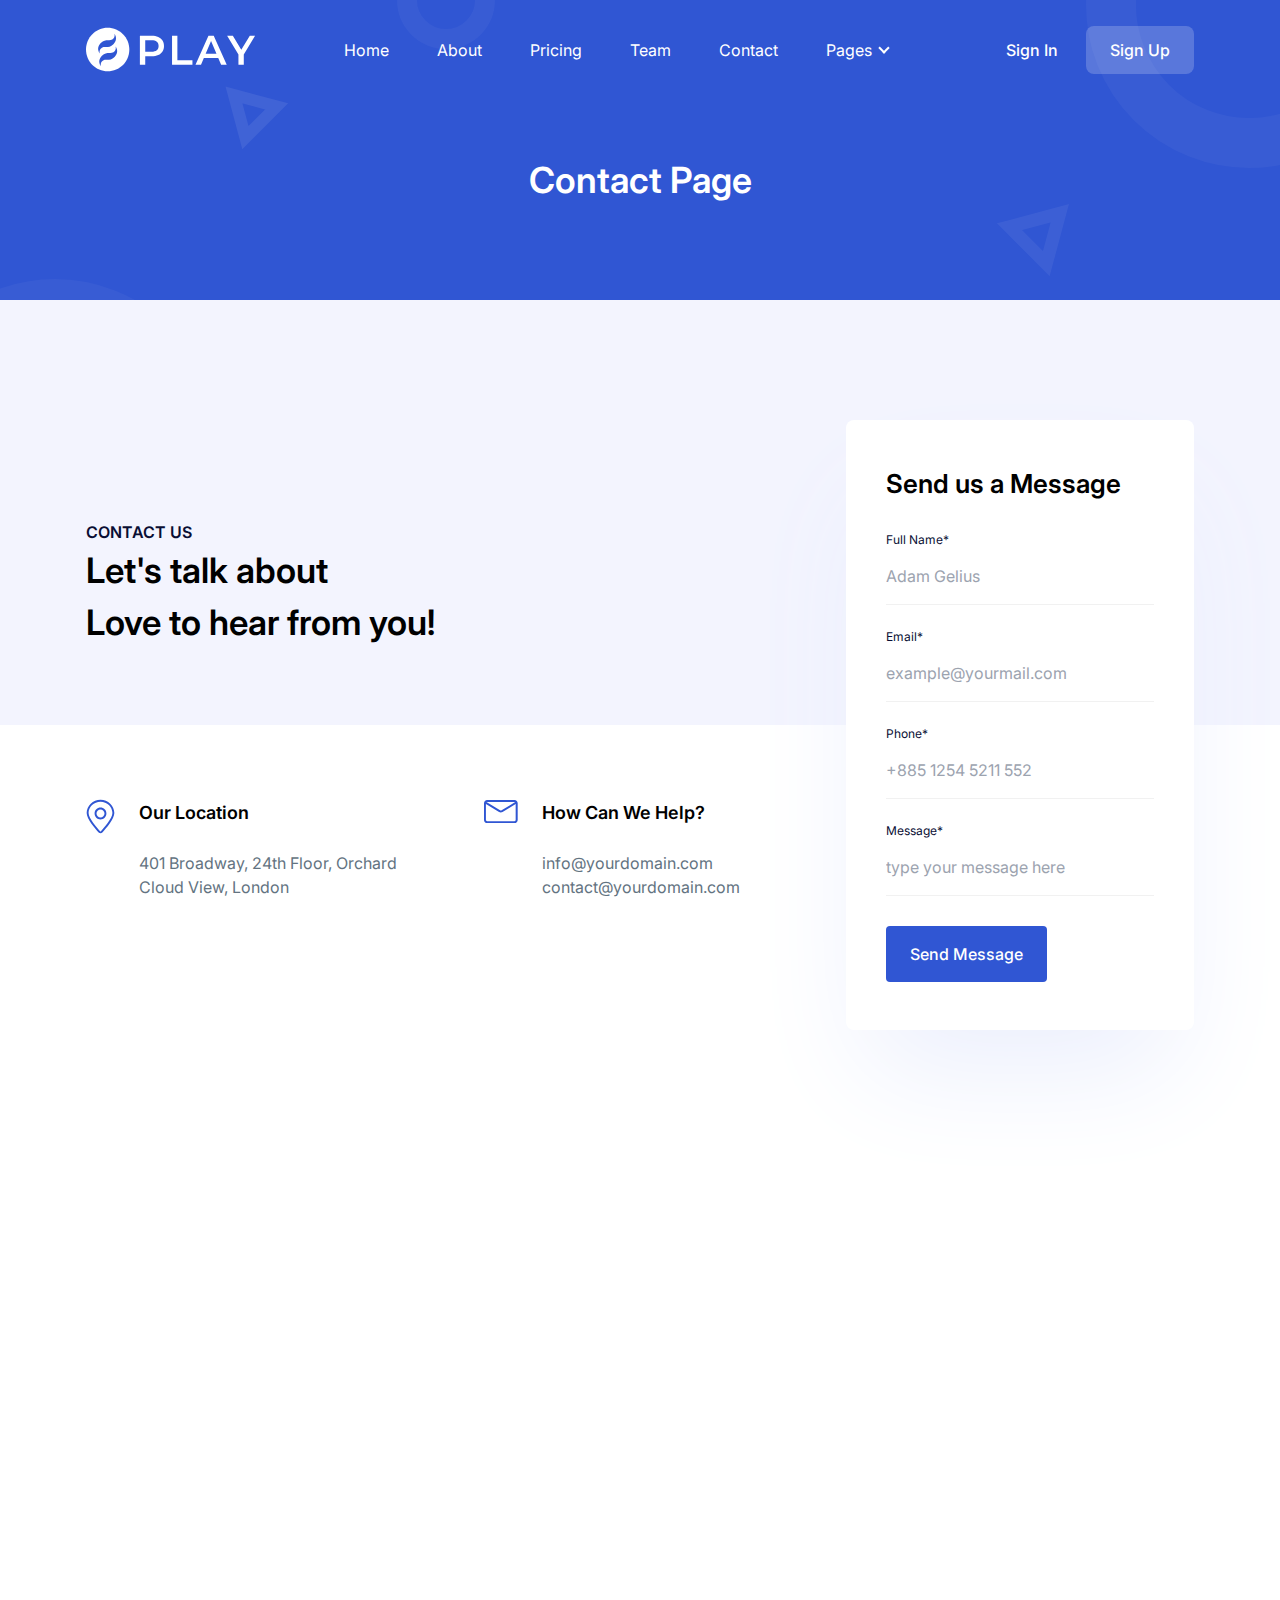
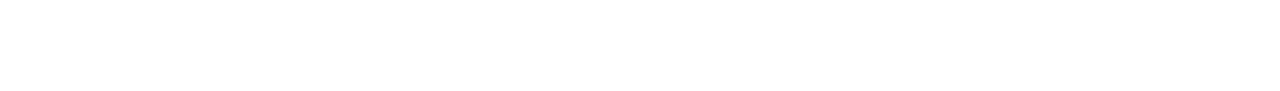
<file: contact.html>
<!DOCTYPE html>
<html lang="en">
  <head>
    <meta charset="UTF-8" />
    <meta http-equiv="X-UA-Compatible" content="IE=edge" />
    <meta name="viewport" content="width=device-width, initial-scale=1.0" />
    <title>Contact | Play Tailwind</title>
    <link
      rel="shortcut icon"
      href="assets/images/favicon.png"
      type="image/x-icon"
    />
    <link rel="stylesheet" href="assets/css/animate.css" />
    <link rel="stylesheet" href="assets/css/tailwind.css" />

    <!-- ==== WOW JS ==== -->
    <script src="assets/js/wow.min.js"></script>
    <script>
      new WOW().init()
    </script>
  </head>
  <body>
    <!-- ====== Navbar Section Start -->
    <div
      class="ud-header bg-transparent absolute top-0 left-0 z-40 w-full flex items-center"
    >
      <div class="container">
        <div class="flex -mx-4 items-center justify-between relative">
          <div class="px-4 w-60 max-w-full">
            <a href="index.html" class="navbar-logo w-full block py-5">
              <img
                src="assets/images/logo/logo-white.svg"
                alt="logo"
                class="w-full header-logo"
              />
            </a>
          </div>
          <div class="flex px-4 justify-between items-center w-full">
            <div>
              <button
                id="navbarToggler"
                class="block absolute right-4 top-1/2 -translate-y-1/2 lg:hidden focus:ring-2 ring-primary px-3 py-[6px] rounded-lg"
              >
                <span
                  class="relative w-[30px] h-[2px] my-[6px] block bg-white"
                ></span>
                <span
                  class="relative w-[30px] h-[2px] my-[6px] block bg-white"
                ></span>
                <span
                  class="relative w-[30px] h-[2px] my-[6px] block bg-white"
                ></span>
              </button>
              <nav
                id="navbarCollapse"
                class="absolute py-5 lg:py-0 lg:px-4 xl:px-6 bg-white lg:bg-transparent shadow-lg rounded-lg max-w-[250px] w-full lg:max-w-full lg:w-full right-4 top-full hidden lg:block lg:static lg:shadow-none"
              >
                <ul class="blcok lg:flex">
                  <li class="relative group">
                    <a
                      href="#home"
                      class="ud-menu-scroll text-base text-dark lg:text-white lg:group-hover:opacity-70 lg:group-hover:text-white group-hover:text-primary py-2 lg:py-6 lg:inline-flex lg:px-0 flex mx-8 lg:mr-0"
                    >
                      Home
                    </a>
                  </li>
                  <li class="relative group">
                    <a
                      href="/#about"
                      class="ud-menu-scroll text-base text-dark lg:text-white lg:group-hover:opacity-70 lg:group-hover:text-white group-hover:text-primary py-2 lg:py-6 lg:inline-flex lg:px-0 flex mx-8 lg:mr-0 lg:ml-7 xl:ml-12"
                    >
                      About
                    </a>
                  </li>
                  <li class="relative group">
                    <a
                      href="/#pricing"
                      class="ud-menu-scroll text-base text-dark lg:text-white lg:group-hover:opacity-70 lg:group-hover:text-white group-hover:text-primary py-2 lg:py-6 lg:inline-flex lg:px-0 flex mx-8 lg:mr-0 lg:ml-7 xl:ml-12"
                    >
                      Pricing
                    </a>
                  </li>
                  <li class="relative group">
                    <a
                      href="/#team"
                      class="ud-menu-scroll text-base text-dark lg:text-white lg:group-hover:opacity-70 lg:group-hover:text-white group-hover:text-primary py-2 lg:py-6 lg:inline-flex lg:px-0 flex mx-8 lg:mr-0 lg:ml-7 xl:ml-12"
                    >
                      Team
                    </a>
                  </li>
                  <li class="relative group">
                    <a
                      href="/#contact"
                      class="ud-menu-scroll text-base text-dark lg:text-white lg:group-hover:opacity-70 lg:group-hover:text-white group-hover:text-primary py-2 lg:py-6 lg:inline-flex lg:px-0 flex mx-8 lg:mr-0 lg:ml-7 xl:ml-12"
                    >
                      Contact
                    </a>
                  </li>
                  <li class="relative group submenu-item">
                    <a
                      href="javascript:void(0)"
                      class="text-base text-dark lg:text-white lg:group-hover:opacity-70 lg:group-hover:text-white group-hover:text-primary py-2 lg:py-6 lg:inline-flex lg:pl-0 lg:pr-4 flex mx-8 lg:mr-0 lg:ml-8 xl:ml-12 relative after:absolute after:w-2 after:h-2 after:border-b-2 after:border-r-2 after:border-current after:rotate-45 lg:after:right-0 after:right-1 after:top-1/2 after:-translate-y-1/2 after:mt-[-2px]"
                    >
                      Pages
                    </a>
                    <div
                      class="submenu hidden relative lg:absolute w-[250px] top-full lg:top-[110%] left-0 rounded-sm lg:shadow-lg p-4 lg:block lg:opacity-0 lg:invisible group-hover:opacity-100 lg:group-hover:visible lg:group-hover:top-full bg-white transition-[top] duration-300"
                    >
                      <a
                        href="about.html"
                        class="block text-sm text-body-color rounded hover:text-primary py-[10px] px-4"
                      >
                        About Page
                      </a>
                      <a
                        href="pricing.html"
                        class="block text-sm text-body-color rounded hover:text-primary py-[10px] px-4"
                      >
                        Pricing Page
                      </a>
                      <a
                        href="contact.html"
                        class="block text-sm text-body-color rounded hover:text-primary py-[10px] px-4"
                      >
                        Contact Page
                      </a>
                      <a
                        href="blog-grids.html"
                        class="block text-sm text-body-color rounded hover:text-primary py-[10px] px-4"
                      >
                        Blog Grid Page
                      </a>
                      <a
                        href="blog-details.html"
                        class="block text-sm text-body-color rounded hover:text-primary py-[10px] px-4"
                      >
                        Blog Details Page
                      </a>
                      <a
                        href="signup.html"
                        class="block text-sm text-body-color rounded hover:text-primary py-[10px] px-4"
                      >
                        Sign Up Page
                      </a>
                      <a
                        href="signin.html"
                        class="block text-sm text-body-color rounded hover:text-primary py-[10px] px-4"
                      >
                        Sign In Page
                      </a>
                      <a
                        href="404.html"
                        class="block text-sm text-body-color rounded hover:text-primary py-[10px] px-4"
                      >
                        404 Page
                      </a>
                    </div>
                  </li>
                </ul>
              </nav>
            </div>
            <div class="sm:flex justify-end hidden pr-16 lg:pr-0">
              <a
                href="signin.html"
                class="text-base font-medium text-white hover:opacity-70 py-3 px-7 loginBtn"
              >
                Sign In
              </a>
              <a
                href="signup.html"
                class="text-base font-medium text-white bg-white bg-opacity-20 rounded-lg py-3 px-6 hover:bg-opacity-100 hover:text-dark signUpBtn duration-300 ease-in-out"
              >
                Sign Up
              </a>
            </div>
          </div>
        </div>
      </div>
    </div>
    <!-- ====== Navbar Section End -->

    <!-- ====== Banner Section Start -->
    <div
      class="relative z-10 pt-[120px] md:pt-[130px] lg:pt-[160px] pb-[100px] bg-primary overflow-hidden"
    >
      <div class="container">
        <div class="flex flex-wrap items-center -mx-4">
          <div class="w-full px-4">
            <div class="text-center">
              <h1 class="font-semibold text-white text-4xl">Contact Page</h1>
            </div>
          </div>
        </div>
      </div>
      <div>
        <span class="absolute top-0 left-0 z-[-1]">
          <svg
            width="495"
            height="470"
            viewBox="0 0 495 470"
            fill="none"
            xmlns="http://www.w3.org/2000/svg"
          >
            <circle
              cx="55"
              cy="442"
              r="138"
              stroke="white"
              stroke-opacity="0.04"
              stroke-width="50"
            />
            <circle
              cx="446"
              r="39"
              stroke="white"
              stroke-opacity="0.04"
              stroke-width="20"
            />
            <path
              d="M245.406 137.609L233.985 94.9852L276.609 106.406L245.406 137.609Z"
              stroke="white"
              stroke-opacity="0.08"
              stroke-width="12"
            />
          </svg>
        </span>
        <span class="absolute top-0 right-0 z-[-1]">
          <svg
            width="493"
            height="470"
            viewBox="0 0 493 470"
            fill="none"
            xmlns="http://www.w3.org/2000/svg"
          >
            <circle
              cx="462"
              cy="5"
              r="138"
              stroke="white"
              stroke-opacity="0.04"
              stroke-width="50"
            />
            <circle
              cx="49"
              cy="470"
              r="39"
              stroke="white"
              stroke-opacity="0.04"
              stroke-width="20"
            />
            <path
              d="M222.393 226.701L272.808 213.192L259.299 263.607L222.393 226.701Z"
              stroke="white"
              stroke-opacity="0.06"
              stroke-width="13"
            />
          </svg>
        </span>
      </div>
    </div>
    <!-- ====== Banner Section End -->

    <!-- ====== Contact Start ====== -->
    <section id="contact" class="ud-contact py-20 md:py-[120px] relative">
      <div
        class="absolute z-[-1] w-full h-1/2 lg:h-[45%] xl:h-1/2 bg-[#f3f4fe] top-0 left-0"
      ></div>
      <div class="container px-4">
        <div class="flex flex-wrap items-center -mx-4">
          <div class="px-4 w-full lg:w-7/12 xl:w-8/12">
            <div class="ud-contact-content-wrapper">
              <div class="ud-contact-title mb-12 lg:mb-[150px]">
                <span
                  class="font-headingFont text-dark font-semibold text-base mb-5"
                >
                  CONTACT US
                </span>
                <h2 class="text-[35px] font-semibold">
                  Let's talk about
                  <br />
                  Love to hear from you!
                </h2>
              </div>
              <div class="flex flex-wrap justify-between mb-12 lg:mb-0">
                <div class="flex max-w-full w-[330px] mb-8">
                  <div class="text-[32px] text-primary mr-6">
                    <svg
                      width="29"
                      height="35"
                      viewBox="0 0 29 35"
                      class="fill-current"
                    >
                      <path
                        d="M14.5 0.710938C6.89844 0.710938 0.664062 6.72656 0.664062 14.0547C0.664062 19.9062 9.03125 29.5859 12.6406 33.5234C13.1328 34.0703 13.7891 34.3437 14.5 34.3437C15.2109 34.3437 15.8672 34.0703 16.3594 33.5234C19.9688 29.6406 28.3359 19.9062 28.3359 14.0547C28.3359 6.67188 22.1016 0.710938 14.5 0.710938ZM14.9375 32.2109C14.6641 32.4844 14.2812 32.4844 14.0625 32.2109C11.3828 29.3125 2.57812 19.3594 2.57812 14.0547C2.57812 7.71094 7.9375 2.625 14.5 2.625C21.0625 2.625 26.4219 7.76562 26.4219 14.0547C26.4219 19.3594 17.6172 29.2578 14.9375 32.2109Z"
                      />
                      <path
                        d="M14.5 8.58594C11.2734 8.58594 8.59375 11.2109 8.59375 14.4922C8.59375 17.7188 11.2187 20.3984 14.5 20.3984C17.7812 20.3984 20.4062 17.7734 20.4062 14.4922C20.4062 11.2109 17.7266 8.58594 14.5 8.58594ZM14.5 18.4297C12.3125 18.4297 10.5078 16.625 10.5078 14.4375C10.5078 12.25 12.3125 10.4453 14.5 10.4453C16.6875 10.4453 18.4922 12.25 18.4922 14.4375C18.4922 16.625 16.6875 18.4297 14.5 18.4297Z"
                      />
                    </svg>
                  </div>
                  <div>
                    <h5 class="text-lg font-semibold mb-6">Our Location</h5>
                    <p class="text-base text-body-color">
                      401 Broadway, 24th Floor, Orchard Cloud View, London
                    </p>
                  </div>
                </div>
                <div class="flex max-w-full w-[330px] mb-8">
                  <div class="text-[32px] text-primary mr-6">
                    <svg
                      width="34"
                      height="25"
                      viewBox="0 0 34 25"
                      class="fill-current"
                    >
                      <path
                        d="M30.5156 0.960938H3.17188C1.42188 0.960938 0 2.38281 0 4.13281V20.9219C0 22.6719 1.42188 24.0938 3.17188 24.0938H30.5156C32.2656 24.0938 33.6875 22.6719 33.6875 20.9219V4.13281C33.6875 2.38281 32.2656 0.960938 30.5156 0.960938ZM30.5156 2.875C30.7891 2.875 31.0078 2.92969 31.2266 3.09375L17.6094 11.3516C17.1172 11.625 16.5703 11.625 16.0781 11.3516L2.46094 3.09375C2.67969 2.98438 2.89844 2.875 3.17188 2.875H30.5156ZM30.5156 22.125H3.17188C2.51562 22.125 1.91406 21.5781 1.91406 20.8672V5.00781L15.0391 12.9922C15.5859 13.3203 16.1875 13.4844 16.7891 13.4844C17.3906 13.4844 17.9922 13.3203 18.5391 12.9922L31.6641 5.00781V20.8672C31.7734 21.5781 31.1719 22.125 30.5156 22.125Z"
                      />
                    </svg>
                  </div>
                  <div>
                    <h5 class="text-lg font-semibold mb-6">How Can We Help?</h5>
                    <p class="text-base text-body-color">info@yourdomain.com</p>
                    <p class="text-base text-body-color">
                      contact@yourdomain.com
                    </p>
                  </div>
                </div>
              </div>
            </div>
          </div>
          <div class="px-4 w-full lg:w-5/12 xl:w-4/12">
            <div
              class="shadow-testimonial rounded-lg bg-white py-10 px-8 md:p-[60px] lg:p-10 2xl:p-[60px] sm:py-12 sm:px-10 lg:py-12 lg:px-10 wow fadeInUp"
              data-wow-delay=".2s"
            >
              <h3 class="font-semibold mb-8 text-2xl md:text-[26px]">
                Send us a Message
              </h3>
              <form>
                <div class="mb-6">
                  <label for="fullName" class="block text-xs text-dark">
                    Full Name*
                  </label>
                  <input
                    type="text"
                    name="fullName"
                    placeholder="Adam Gelius"
                    class="w-full border-0 border-b border-[#f1f1f1] focus:border-primary focus:outline-none py-4"
                  />
                </div>
                <div class="mb-6">
                  <label for="email" class="block text-xs text-dark">
                    Email*
                  </label>
                  <input
                    type="email"
                    name="email"
                    placeholder="example@yourmail.com"
                    class="w-full border-0 border-b border-[#f1f1f1] focus:border-primary focus:outline-none py-4"
                  />
                </div>
                <div class="mb-6">
                  <label for="phone" class="block text-xs text-dark">
                    Phone*
                  </label>
                  <input
                    type="text"
                    name="phone"
                    placeholder="+885 1254 5211 552"
                    class="w-full border-0 border-b border-[#f1f1f1] focus:border-primary focus:outline-none py-4"
                  />
                </div>
                <div class="mb-6">
                  <label for="message" class="block text-xs text-dark">
                    Message*
                  </label>
                  <textarea
                    name="message"
                    rows="1"
                    placeholder="type your message here"
                    class="w-full border-0 border-b border-[#f1f1f1] focus:border-primary focus:outline-none py-4 resize-none"
                  ></textarea>
                </div>
                <div class="mb-0">
                  <button
                    type="submit"
                    class="inline-flex items-center justify-center py-4 px-6 rounded text-white bg-primary text-base font-medium hover:bg-dark transition duration-300 ease-in-out"
                  >
                    Send Message
                  </button>
                </div>
              </form>
            </div>
          </div>
        </div>
      </div>
    </section>
    <!-- ====== Contact End ====== -->

    <!-- ====== Footer Section Start -->
    <footer
      class="bg-black pt-20 lg:pt-[120px] relative z-10 wow fadeInUp"
      data-wow-delay=".15s"
    >
      <div class="container">
        <div class="flex flex-wrap -mx-4">
          <div class="w-full sm:w-1/2 md:w-1/2 lg:w-4/12 xl:w-3/12 px-4">
            <div class="w-full mb-10">
              <a
                href="javascript:void(0)"
                class="inline-block max-w-[160px] mb-6"
              >
                <img
                  src="assets/images/logo/logo-white.svg"
                  alt="logo"
                  class="max-w-full"
                />
              </a>
              <p class="text-base text-[#f3f4fe] mb-7">
                We create digital experiences for brands and companies by using
                technology.
              </p>
              <div class="flex items-center -mx-3">
                <a
                  href="javascript:void(0)"
                  class="px-3 text-[#dddddd] hover:text-white"
                >
                  <svg
                    width="10"
                    height="18"
                    viewBox="0 0 10 18"
                    class="fill-current"
                  >
                    <path
                      d="M9.00007 6.82105H7.50006H6.96434V6.27097V4.56571V4.01562H7.50006H8.62507C8.91971 4.01562 9.16078 3.79559 9.16078 3.46554V0.550085C9.16078 0.247538 8.9465 0 8.62507 0H6.66969C4.55361 0 3.08038 1.54024 3.08038 3.82309V6.21596V6.76605H2.54466H0.72322C0.348217 6.76605 0 7.06859 0 7.50866V9.48897C0 9.87402 0.294645 10.2316 0.72322 10.2316H2.49109H3.02681V10.7817V16.31C3.02681 16.6951 3.32145 17.0526 3.75003 17.0526H6.26791C6.42862 17.0526 6.56255 16.9701 6.66969 16.8601C6.77684 16.7501 6.8572 16.5576 6.8572 16.3925V10.8092V10.2591H7.4197H8.62507C8.97328 10.2591 9.24114 10.0391 9.29471 9.709V9.6815V9.65399L9.66972 7.7562C9.6965 7.56367 9.66972 7.34363 9.509 7.1236C9.45543 6.98608 9.21436 6.84856 9.00007 6.82105Z"
                    />
                  </svg>
                </a>
                <a
                  href="javascript:void(0)"
                  class="px-3 text-[#dddddd] hover:text-white"
                >
                  <svg
                    width="19"
                    height="15"
                    viewBox="0 0 19 15"
                    class="fill-current"
                  >
                    <path
                      d="M16.2622 3.17878L17.33 1.93293C17.6391 1.59551 17.7234 1.33595 17.7515 1.20618C16.9085 1.67337 16.1217 1.82911 15.6159 1.82911H15.4192L15.3068 1.72528C14.6324 1.18022 13.7894 0.894714 12.8902 0.894714C10.9233 0.894714 9.37779 2.40012 9.37779 4.13913C9.37779 4.24295 9.37779 4.39868 9.40589 4.5025L9.49019 5.02161L8.90009 4.99565C5.30334 4.89183 2.35288 2.03675 1.87518 1.5436C1.08839 2.84136 1.53799 4.08722 2.01568 4.86587L2.97107 6.31937L1.45369 5.54071C1.48179 6.63084 1.93138 7.48736 2.80247 8.11029L3.56116 8.62939L2.80247 8.9149C3.28017 10.2386 4.34795 10.7837 5.13474 10.9913L6.17443 11.2509L5.19094 11.8738C3.61736 12.912 1.65039 12.8342 0.779297 12.7563C2.54957 13.8983 4.65705 14.1579 6.11823 14.1579C7.21412 14.1579 8.02901 14.0541 8.2257 13.9762C16.0936 12.2631 16.4589 5.77431 16.4589 4.47655V4.29486L16.6275 4.19104C17.5829 3.36047 17.9763 2.91923 18.2011 2.65967C18.1168 2.68563 18.0044 2.73754 17.892 2.7635L16.2622 3.17878Z"
                    />
                  </svg>
                </a>
                <a
                  href="javascript:void(0)"
                  class="px-3 text-[#dddddd] hover:text-white"
                >
                  <svg
                    width="18"
                    height="18"
                    viewBox="0 0 18 18"
                    class="fill-current"
                  >
                    <path
                      d="M8.91688 12.4995C10.6918 12.4995 12.1306 11.0911 12.1306 9.35385C12.1306 7.61655 10.6918 6.20819 8.91688 6.20819C7.14197 6.20819 5.70312 7.61655 5.70312 9.35385C5.70312 11.0911 7.14197 12.4995 8.91688 12.4995Z"
                    />
                    <path
                      d="M12.4078 0.947388H5.37075C2.57257 0.947388 0.300781 3.17104 0.300781 5.90993V12.7436C0.300781 15.5367 2.57257 17.7604 5.37075 17.7604H12.3524C15.2059 17.7604 17.4777 15.5367 17.4777 12.7978V5.90993C17.4777 3.17104 15.2059 0.947388 12.4078 0.947388ZM8.91696 13.4758C6.56206 13.4758 4.70584 11.6047 4.70584 9.35389C4.70584 7.10312 6.58976 5.23199 8.91696 5.23199C11.2165 5.23199 13.1004 7.10312 13.1004 9.35389C13.1004 11.6047 11.2442 13.4758 8.91696 13.4758ZM14.735 5.61164C14.4579 5.90993 14.0423 6.07264 13.5714 6.07264C13.1558 6.07264 12.7402 5.90993 12.4078 5.61164C12.103 5.31334 11.9368 4.9337 11.9368 4.47269C11.9368 4.01169 12.103 3.65916 12.4078 3.33375C12.7125 3.00834 13.1004 2.84563 13.5714 2.84563C13.9869 2.84563 14.4302 3.00834 14.735 3.30663C15.012 3.65916 15.2059 4.06593 15.2059 4.49981C15.1782 4.9337 15.012 5.31334 14.735 5.61164Z"
                    />
                    <path
                      d="M13.5985 3.82184C13.2383 3.82184 12.9336 4.12013 12.9336 4.47266C12.9336 4.82519 13.2383 5.12349 13.5985 5.12349C13.9587 5.12349 14.2634 4.82519 14.2634 4.47266C14.2634 4.12013 13.9864 3.82184 13.5985 3.82184Z"
                    />
                  </svg>
                </a>
                <a
                  href="javascript:void(0)"
                  class="px-3 text-[#dddddd] hover:text-white"
                >
                  <svg
                    width="18"
                    height="18"
                    viewBox="0 0 18 18"
                    class="fill-current"
                  >
                    <path
                      d="M16.7821 0.947388H1.84847C1.14272 0.947388 0.578125 1.49747 0.578125 2.18508V16.7623C0.578125 17.4224 1.14272 18 1.84847 18H16.7257C17.4314 18 17.996 17.4499 17.996 16.7623V2.15757C18.0525 1.49747 17.4879 0.947388 16.7821 0.947388ZM5.7442 15.4421H3.17528V7.32837H5.7442V15.4421ZM4.44563 6.2007C3.59873 6.2007 2.94944 5.5406 2.94944 4.74297C2.94944 3.94535 3.62696 3.28525 4.44563 3.28525C5.26429 3.28525 5.94181 3.94535 5.94181 4.74297C5.94181 5.5406 5.32075 6.2007 4.44563 6.2007ZM15.4835 15.4421H12.9146V11.509C12.9146 10.5739 12.8864 9.33618 11.5596 9.33618C10.2045 9.33618 10.0069 10.3813 10.0069 11.4265V15.4421H7.438V7.32837H9.95046V8.45605H9.9787C10.3457 7.79594 11.1644 7.13584 12.4347 7.13584C15.0601 7.13584 15.54 8.7861 15.54 11.0414V15.4421H15.4835Z"
                    />
                  </svg>
                </a>
              </div>
            </div>
          </div>
          <div class="w-full sm:w-1/2 md:w-1/2 lg:w-2/12 xl:w-2/12 px-4">
            <div class="w-full mb-10">
              <h4 class="text-white text-lg font-semibold mb-9">About Us</h4>
              <ul>
                <li>
                  <a
                    href="javascript:void(0)"
                    class="inline-block text-base text-[#f3f4fe] hover:text-primary leading-loose mb-2"
                  >
                    Home
                  </a>
                </li>
                <li>
                  <a
                    href="javascript:void(0)"
                    class="inline-block text-base text-[#f3f4fe] hover:text-primary leading-loose mb-2"
                  >
                    Features
                  </a>
                </li>
                <li>
                  <a
                    href="javascript:void(0)"
                    class="inline-block text-base text-[#f3f4fe] hover:text-primary leading-loose mb-2"
                  >
                    About
                  </a>
                </li>
                <li>
                  <a
                    href="javascript:void(0)"
                    class="inline-block text-base text-[#f3f4fe] hover:text-primary leading-loose mb-2"
                  >
                    Testimonial
                  </a>
                </li>
              </ul>
            </div>
          </div>
          <div class="w-full sm:w-1/2 md:w-1/2 lg:w-3/12 xl:w-2/12 px-4">
            <div class="w-full mb-10">
              <h4 class="text-white text-lg font-semibold mb-9">Features</h4>
              <ul>
                <li>
                  <a
                    href="javascript:void(0)"
                    class="inline-block text-base text-[#f3f4fe] hover:text-primary leading-loose mb-2"
                  >
                    How it works
                  </a>
                </li>
                <li>
                  <a
                    href="javascript:void(0)"
                    class="inline-block text-base text-[#f3f4fe] hover:text-primary leading-loose mb-2"
                  >
                    Privacy policy
                  </a>
                </li>
                <li>
                  <a
                    href="javascript:void(0)"
                    class="inline-block text-base text-[#f3f4fe] hover:text-primary leading-loose mb-2"
                  >
                    Terms of Service
                  </a>
                </li>
                <li>
                  <a
                    href="javascript:void(0)"
                    class="inline-block text-base text-[#f3f4fe] hover:text-primary leading-loose mb-2"
                  >
                    Refund policy
                  </a>
                </li>
              </ul>
            </div>
          </div>
          <div class="w-full sm:w-1/2 md:w-1/2 lg:w-3/12 xl:w-2/12 px-4">
            <div class="w-full mb-10">
              <h4 class="text-white text-lg font-semibold mb-9">
                Our Products
              </h4>
              <ul>
                <li>
                  <a
                    href="javascript:void(0)"
                    class="inline-block text-base text-[#f3f4fe] hover:text-primary leading-loose mb-2"
                  >
                    LineIcons
                  </a>
                </li>
                <li>
                  <a
                    href="javascript:void(0)"
                    class="inline-block text-base text-[#f3f4fe] hover:text-primary leading-loose mb-2"
                  >
                    Ecommerce HTML
                  </a>
                </li>
                <li>
                  <a
                    href="javascript:void(0)"
                    class="inline-block text-base text-[#f3f4fe] hover:text-primary leading-loose mb-2"
                  >
                    Ayro UI
                  </a>
                </li>
                <li>
                  <a
                    href="javascript:void(0)"
                    class="inline-block text-base text-[#f3f4fe] hover:text-primary leading-loose mb-2"
                  >
                    PlainAdmin
                  </a>
                </li>
              </ul>
            </div>
          </div>
          <div class="w-full md:w-2/3 lg:w-6/12 xl:w-3/12 px-4">
            <div class="w-full mb-10">
              <h4 class="text-white text-lg font-semibold mb-9">Partners</h4>
              <ul class="flex flex-wrap items-center">
                <li>
                  <a
                    href="https://tailgrids.com"
                    rel="nofollow noopner"
                    target="_blank"
                    class="block mb-6 mr-5 max-w-[120px] xl:max-w-[100px] 2xl:max-w-[120px]"
                  >
                    <img
                      src="assets/images/footer/brands/tailgrids.svg"
                      alt="tailgrids"
                    />
                  </a>
                </li>
                <li>
                  <a
                    href="https://ayroui.com"
                    rel="nofollow noopner"
                    target="_blank"
                    class="block mb-6 mr-5 max-w-[120px] xl:max-w-[100px] 2xl:max-w-[120px]"
                  >
                    <img
                      src="assets/images/footer/brands/ayroui.svg"
                      alt="ayroui"
                    />
                  </a>
                </li>
                <li>
                  <a
                    href="https://ecommercehtml.com"
                    rel="nofollow noopner"
                    target="_blank"
                    class="block mb-6 mr-5 max-w-[120px] xl:max-w-[100px] 2xl:max-w-[120px]"
                  >
                    <img
                      src="assets/images/footer/brands/ecommerce-html.svg"
                      alt="ecommerce-html"
                    />
                  </a>
                </li>
                <li>
                  <a
                    href="https://graygrids.com"
                    rel="nofollow noopner"
                    target="_blank"
                    class="block mb-6 mr-5 max-w-[120px] xl:max-w-[100px] 2xl:max-w-[120px]"
                  >
                    <img
                      src="assets/images/footer/brands/graygrids.svg"
                      alt="graygrids"
                    />
                  </a>
                </li>
                <li>
                  <a
                    href="https://lineicons.com"
                    rel="nofollow noopner"
                    target="_blank"
                    class="block mb-6 mr-5 max-w-[120px] xl:max-w-[100px] 2xl:max-w-[120px]"
                  >
                    <img
                      src="assets/images/footer/brands/lineicons.svg"
                      alt="lineicons"
                    />
                  </a>
                </li>
                <li>
                  <a
                    href="https://uideck.com"
                    rel="nofollow noopner"
                    target="_blank"
                    class="block mb-6 mr-5 max-w-[120px] xl:max-w-[100px] 2xl:max-w-[120px]"
                  >
                    <img
                      src="assets/images/footer/brands/uideck.svg"
                      alt="uideck"
                    />
                  </a>
                </li>
              </ul>
            </div>
          </div>
        </div>
      </div>

      <div class="border-t border-opacity-40 py-8 mt-12 lg:mt-[60px]">
        <div class="container">
          <div class="flex flex-wrap -mx-4">
            <div class="w-full md:w-2/3 lg:w-1/2 px-4">
              <div class="my-1">
                <div
                  class="flex items-center justify-center md:justify-start -mx-3"
                >
                  <a
                    href="javascript:void(0)"
                    class="text-base text-[#f3f4fe] hover:text-primary px-3"
                  >
                    Privacy policy
                  </a>
                  <a
                    href="javascript:void(0)"
                    class="text-base text-[#f3f4fe] hover:text-primary px-3"
                  >
                    Legal notice
                  </a>
                  <a
                    href="javascript:void(0)"
                    class="text-base text-[#f3f4fe] hover:text-primary px-3"
                  >
                    Terms of service
                  </a>
                </div>
              </div>
            </div>
            <div class="w-full md:w-1/3 lg:w-1/2 px-4">
              <div class="flex justify-center md:justify-end my-1">
                <p class="text-base text-[#f3f4fe]">
                  Designed and Developed by
                  <a
                    href="https://tailgrids.com"
                    rel="nofollow noopner"
                    target="_blank"
                    class="text-primary hover:underline"
                  >
                    TailGrids and UIdeck
                  </a>
                </p>
              </div>
            </div>
          </div>
        </div>
      </div>

      <div>
        <span class="absolute left-0 top-0 z-[-1]">
          <img src="assets/images/footer/shape-1.svg" alt="" />
        </span>

        <span class="absolute bottom-0 right-0 z-[-1]">
          <img src="assets/images/footer/shape-3.svg" alt="" />
        </span>

        <span class="absolute top-0 right-0 z-[-1]">
          <svg
            width="102"
            height="102"
            viewBox="0 0 102 102"
            fill="none"
            xmlns="http://www.w3.org/2000/svg"
          >
            <path
              d="M1.8667 33.1956C2.89765 33.1956 3.7334 34.0318 3.7334 35.0633C3.7334 36.0947 2.89765 36.9309 1.8667 36.9309C0.835744 36.9309 4.50645e-08 36.0947 0 35.0633C-4.50645e-08 34.0318 0.835744 33.1956 1.8667 33.1956Z"
              fill="white"
              fill-opacity="0.08"
            ></path>
            <path
              d="M18.2939 33.1956C19.3249 33.1956 20.1606 34.0318 20.1606 35.0633C20.1606 36.0947 19.3249 36.9309 18.2939 36.9309C17.263 36.9309 16.4272 36.0947 16.4272 35.0633C16.4272 34.0318 17.263 33.1956 18.2939 33.1956Z"
              fill="white"
              fill-opacity="0.08"
            ></path>
            <path
              d="M34.7209 33.195C35.7519 33.195 36.5876 34.0311 36.5876 35.0626C36.5876 36.0941 35.7519 36.9303 34.7209 36.9303C33.69 36.9303 32.8542 36.0941 32.8542 35.0626C32.8542 34.0311 33.69 33.195 34.7209 33.195Z"
              fill="white"
              fill-opacity="0.08"
            ></path>
            <path
              d="M50.9341 33.195C51.965 33.195 52.8008 34.0311 52.8008 35.0626C52.8008 36.0941 51.965 36.9303 50.9341 36.9303C49.9031 36.9303 49.0674 36.0941 49.0674 35.0626C49.0674 34.0311 49.9031 33.195 50.9341 33.195Z"
              fill="white"
              fill-opacity="0.08"
            ></path>
            <path
              d="M1.8667 16.7605C2.89765 16.7605 3.7334 17.5966 3.7334 18.6281C3.7334 19.6596 2.89765 20.4957 1.8667 20.4957C0.835744 20.4957 4.50645e-08 19.6596 0 18.6281C-4.50645e-08 17.5966 0.835744 16.7605 1.8667 16.7605Z"
              fill="white"
              fill-opacity="0.08"
            ></path>
            <path
              d="M18.2939 16.7605C19.3249 16.7605 20.1606 17.5966 20.1606 18.6281C20.1606 19.6596 19.3249 20.4957 18.2939 20.4957C17.263 20.4957 16.4272 19.6596 16.4272 18.6281C16.4272 17.5966 17.263 16.7605 18.2939 16.7605Z"
              fill="white"
              fill-opacity="0.08"
            ></path>
            <path
              d="M34.7209 16.7605C35.7519 16.7605 36.5876 17.5966 36.5876 18.6281C36.5876 19.6596 35.7519 20.4957 34.7209 20.4957C33.69 20.4957 32.8542 19.6596 32.8542 18.6281C32.8542 17.5966 33.69 16.7605 34.7209 16.7605Z"
              fill="white"
              fill-opacity="0.08"
            ></path>
            <path
              d="M50.9341 16.7605C51.965 16.7605 52.8008 17.5966 52.8008 18.6281C52.8008 19.6596 51.965 20.4957 50.9341 20.4957C49.9031 20.4957 49.0674 19.6596 49.0674 18.6281C49.0674 17.5966 49.9031 16.7605 50.9341 16.7605Z"
              fill="white"
              fill-opacity="0.08"
            ></path>
            <path
              d="M1.8667 0.324951C2.89765 0.324951 3.7334 1.16115 3.7334 2.19261C3.7334 3.22408 2.89765 4.06024 1.8667 4.06024C0.835744 4.06024 4.50645e-08 3.22408 0 2.19261C-4.50645e-08 1.16115 0.835744 0.324951 1.8667 0.324951Z"
              fill="white"
              fill-opacity="0.08"
            ></path>
            <path
              d="M18.2939 0.324951C19.3249 0.324951 20.1606 1.16115 20.1606 2.19261C20.1606 3.22408 19.3249 4.06024 18.2939 4.06024C17.263 4.06024 16.4272 3.22408 16.4272 2.19261C16.4272 1.16115 17.263 0.324951 18.2939 0.324951Z"
              fill="white"
              fill-opacity="0.08"
            ></path>
            <path
              d="M34.7209 0.325302C35.7519 0.325302 36.5876 1.16147 36.5876 2.19293C36.5876 3.2244 35.7519 4.06056 34.7209 4.06056C33.69 4.06056 32.8542 3.2244 32.8542 2.19293C32.8542 1.16147 33.69 0.325302 34.7209 0.325302Z"
              fill="white"
              fill-opacity="0.08"
            ></path>
            <path
              d="M50.9341 0.325302C51.965 0.325302 52.8008 1.16147 52.8008 2.19293C52.8008 3.2244 51.965 4.06056 50.9341 4.06056C49.9031 4.06056 49.0674 3.2244 49.0674 2.19293C49.0674 1.16147 49.9031 0.325302 50.9341 0.325302Z"
              fill="white"
              fill-opacity="0.08"
            ></path>
            <path
              d="M66.9037 33.1956C67.9346 33.1956 68.7704 34.0318 68.7704 35.0633C68.7704 36.0947 67.9346 36.9309 66.9037 36.9309C65.8727 36.9309 65.037 36.0947 65.037 35.0633C65.037 34.0318 65.8727 33.1956 66.9037 33.1956Z"
              fill="white"
              fill-opacity="0.08"
            ></path>
            <path
              d="M83.3307 33.1956C84.3616 33.1956 85.1974 34.0318 85.1974 35.0633C85.1974 36.0947 84.3616 36.9309 83.3307 36.9309C82.2997 36.9309 81.464 36.0947 81.464 35.0633C81.464 34.0318 82.2997 33.1956 83.3307 33.1956Z"
              fill="white"
              fill-opacity="0.08"
            ></path>
            <path
              d="M99.7576 33.1956C100.789 33.1956 101.624 34.0318 101.624 35.0633C101.624 36.0947 100.789 36.9309 99.7576 36.9309C98.7266 36.9309 97.8909 36.0947 97.8909 35.0633C97.8909 34.0318 98.7266 33.1956 99.7576 33.1956Z"
              fill="white"
              fill-opacity="0.08"
            ></path>
            <path
              d="M66.9037 16.7605C67.9346 16.7605 68.7704 17.5966 68.7704 18.6281C68.7704 19.6596 67.9346 20.4957 66.9037 20.4957C65.8727 20.4957 65.037 19.6596 65.037 18.6281C65.037 17.5966 65.8727 16.7605 66.9037 16.7605Z"
              fill="white"
              fill-opacity="0.08"
            ></path>
            <path
              d="M83.3307 16.7605C84.3616 16.7605 85.1974 17.5966 85.1974 18.6281C85.1974 19.6596 84.3616 20.4957 83.3307 20.4957C82.2997 20.4957 81.464 19.6596 81.464 18.6281C81.464 17.5966 82.2997 16.7605 83.3307 16.7605Z"
              fill="white"
              fill-opacity="0.08"
            ></path>
            <path
              d="M99.7576 16.7605C100.789 16.7605 101.624 17.5966 101.624 18.6281C101.624 19.6596 100.789 20.4957 99.7576 20.4957C98.7266 20.4957 97.8909 19.6596 97.8909 18.6281C97.8909 17.5966 98.7266 16.7605 99.7576 16.7605Z"
              fill="white"
              fill-opacity="0.08"
            ></path>
            <path
              d="M66.9037 0.324966C67.9346 0.324966 68.7704 1.16115 68.7704 2.19261C68.7704 3.22408 67.9346 4.06024 66.9037 4.06024C65.8727 4.06024 65.037 3.22408 65.037 2.19261C65.037 1.16115 65.8727 0.324966 66.9037 0.324966Z"
              fill="white"
              fill-opacity="0.08"
            ></path>
            <path
              d="M83.3307 0.324951C84.3616 0.324951 85.1974 1.16115 85.1974 2.19261C85.1974 3.22408 84.3616 4.06024 83.3307 4.06024C82.2997 4.06024 81.464 3.22408 81.464 2.19261C81.464 1.16115 82.2997 0.324951 83.3307 0.324951Z"
              fill="white"
              fill-opacity="0.08"
            ></path>
            <path
              d="M99.7576 0.324951C100.789 0.324951 101.624 1.16115 101.624 2.19261C101.624 3.22408 100.789 4.06024 99.7576 4.06024C98.7266 4.06024 97.8909 3.22408 97.8909 2.19261C97.8909 1.16115 98.7266 0.324951 99.7576 0.324951Z"
              fill="white"
              fill-opacity="0.08"
            ></path>
            <path
              d="M1.8667 82.2029C2.89765 82.2029 3.7334 83.039 3.7334 84.0705C3.7334 85.102 2.89765 85.9382 1.8667 85.9382C0.835744 85.9382 4.50645e-08 85.102 0 84.0705C-4.50645e-08 83.039 0.835744 82.2029 1.8667 82.2029Z"
              fill="white"
              fill-opacity="0.08"
            ></path>
            <path
              d="M18.2939 82.2029C19.3249 82.2029 20.1606 83.039 20.1606 84.0705C20.1606 85.102 19.3249 85.9382 18.2939 85.9382C17.263 85.9382 16.4272 85.102 16.4272 84.0705C16.4272 83.039 17.263 82.2029 18.2939 82.2029Z"
              fill="white"
              fill-opacity="0.08"
            ></path>
            <path
              d="M34.7209 82.2026C35.7519 82.2026 36.5876 83.0387 36.5876 84.0702C36.5876 85.1017 35.7519 85.9378 34.7209 85.9378C33.69 85.9378 32.8542 85.1017 32.8542 84.0702C32.8542 83.0387 33.69 82.2026 34.7209 82.2026Z"
              fill="white"
              fill-opacity="0.08"
            ></path>
            <path
              d="M50.9341 82.2026C51.965 82.2026 52.8008 83.0387 52.8008 84.0702C52.8008 85.1017 51.965 85.9378 50.9341 85.9378C49.9031 85.9378 49.0674 85.1017 49.0674 84.0702C49.0674 83.0387 49.9031 82.2026 50.9341 82.2026Z"
              fill="white"
              fill-opacity="0.08"
            ></path>
            <path
              d="M1.8667 65.7677C2.89765 65.7677 3.7334 66.6039 3.7334 67.6353C3.7334 68.6668 2.89765 69.503 1.8667 69.503C0.835744 69.503 4.50645e-08 68.6668 0 67.6353C-4.50645e-08 66.6039 0.835744 65.7677 1.8667 65.7677Z"
              fill="white"
              fill-opacity="0.08"
            ></path>
            <path
              d="M18.2939 65.7677C19.3249 65.7677 20.1606 66.6039 20.1606 67.6353C20.1606 68.6668 19.3249 69.503 18.2939 69.503C17.263 69.503 16.4272 68.6668 16.4272 67.6353C16.4272 66.6039 17.263 65.7677 18.2939 65.7677Z"
              fill="white"
              fill-opacity="0.08"
            ></path>
            <path
              d="M34.7209 65.7674C35.7519 65.7674 36.5876 66.6036 36.5876 67.635C36.5876 68.6665 35.7519 69.5027 34.7209 69.5027C33.69 69.5027 32.8542 68.6665 32.8542 67.635C32.8542 66.6036 33.69 65.7674 34.7209 65.7674Z"
              fill="white"
              fill-opacity="0.08"
            ></path>
            <path
              d="M50.9341 65.7674C51.965 65.7674 52.8008 66.6036 52.8008 67.635C52.8008 68.6665 51.965 69.5027 50.9341 69.5027C49.9031 69.5027 49.0674 68.6665 49.0674 67.635C49.0674 66.6036 49.9031 65.7674 50.9341 65.7674Z"
              fill="white"
              fill-opacity="0.08"
            ></path>
            <path
              d="M1.8667 98.2644C2.89765 98.2644 3.7334 99.1005 3.7334 100.132C3.7334 101.163 2.89765 102 1.8667 102C0.835744 102 4.50645e-08 101.163 0 100.132C-4.50645e-08 99.1005 0.835744 98.2644 1.8667 98.2644Z"
              fill="white"
              fill-opacity="0.08"
            ></path>
            <path
              d="M1.8667 49.3322C2.89765 49.3322 3.7334 50.1684 3.7334 51.1998C3.7334 52.2313 2.89765 53.0675 1.8667 53.0675C0.835744 53.0675 4.50645e-08 52.2313 0 51.1998C-4.50645e-08 50.1684 0.835744 49.3322 1.8667 49.3322Z"
              fill="white"
              fill-opacity="0.08"
            ></path>
            <path
              d="M18.2939 98.2644C19.3249 98.2644 20.1606 99.1005 20.1606 100.132C20.1606 101.163 19.3249 102 18.2939 102C17.263 102 16.4272 101.163 16.4272 100.132C16.4272 99.1005 17.263 98.2644 18.2939 98.2644Z"
              fill="white"
              fill-opacity="0.08"
            ></path>
            <path
              d="M18.2939 49.3322C19.3249 49.3322 20.1606 50.1684 20.1606 51.1998C20.1606 52.2313 19.3249 53.0675 18.2939 53.0675C17.263 53.0675 16.4272 52.2313 16.4272 51.1998C16.4272 50.1684 17.263 49.3322 18.2939 49.3322Z"
              fill="white"
              fill-opacity="0.08"
            ></path>
            <path
              d="M34.7209 98.2647C35.7519 98.2647 36.5876 99.1008 36.5876 100.132C36.5876 101.164 35.7519 102 34.7209 102C33.69 102 32.8542 101.164 32.8542 100.132C32.8542 99.1008 33.69 98.2647 34.7209 98.2647Z"
              fill="white"
              fill-opacity="0.08"
            ></path>
            <path
              d="M50.9341 98.2647C51.965 98.2647 52.8008 99.1008 52.8008 100.132C52.8008 101.164 51.965 102 50.9341 102C49.9031 102 49.0674 101.164 49.0674 100.132C49.0674 99.1008 49.9031 98.2647 50.9341 98.2647Z"
              fill="white"
              fill-opacity="0.08"
            ></path>
            <path
              d="M34.7209 49.3326C35.7519 49.3326 36.5876 50.1687 36.5876 51.2002C36.5876 52.2317 35.7519 53.0678 34.7209 53.0678C33.69 53.0678 32.8542 52.2317 32.8542 51.2002C32.8542 50.1687 33.69 49.3326 34.7209 49.3326Z"
              fill="white"
              fill-opacity="0.08"
            ></path>
            <path
              d="M50.9341 49.3326C51.965 49.3326 52.8008 50.1687 52.8008 51.2002C52.8008 52.2317 51.965 53.0678 50.9341 53.0678C49.9031 53.0678 49.0674 52.2317 49.0674 51.2002C49.0674 50.1687 49.9031 49.3326 50.9341 49.3326Z"
              fill="white"
              fill-opacity="0.08"
            ></path>
            <path
              d="M66.9037 82.2029C67.9346 82.2029 68.7704 83.0391 68.7704 84.0705C68.7704 85.102 67.9346 85.9382 66.9037 85.9382C65.8727 85.9382 65.037 85.102 65.037 84.0705C65.037 83.0391 65.8727 82.2029 66.9037 82.2029Z"
              fill="white"
              fill-opacity="0.08"
            ></path>
            <path
              d="M83.3307 82.2029C84.3616 82.2029 85.1974 83.0391 85.1974 84.0705C85.1974 85.102 84.3616 85.9382 83.3307 85.9382C82.2997 85.9382 81.464 85.102 81.464 84.0705C81.464 83.0391 82.2997 82.2029 83.3307 82.2029Z"
              fill="white"
              fill-opacity="0.08"
            ></path>
            <path
              d="M99.7576 82.2029C100.789 82.2029 101.624 83.039 101.624 84.0705C101.624 85.102 100.789 85.9382 99.7576 85.9382C98.7266 85.9382 97.8909 85.102 97.8909 84.0705C97.8909 83.039 98.7266 82.2029 99.7576 82.2029Z"
              fill="white"
              fill-opacity="0.08"
            ></path>
            <path
              d="M66.9037 65.7674C67.9346 65.7674 68.7704 66.6036 68.7704 67.635C68.7704 68.6665 67.9346 69.5027 66.9037 69.5027C65.8727 69.5027 65.037 68.6665 65.037 67.635C65.037 66.6036 65.8727 65.7674 66.9037 65.7674Z"
              fill="white"
              fill-opacity="0.08"
            ></path>
            <path
              d="M83.3307 65.7677C84.3616 65.7677 85.1974 66.6039 85.1974 67.6353C85.1974 68.6668 84.3616 69.503 83.3307 69.503C82.2997 69.503 81.464 68.6668 81.464 67.6353C81.464 66.6039 82.2997 65.7677 83.3307 65.7677Z"
              fill="white"
              fill-opacity="0.08"
            ></path>
            <path
              d="M99.7576 65.7677C100.789 65.7677 101.624 66.6039 101.624 67.6353C101.624 68.6668 100.789 69.503 99.7576 69.503C98.7266 69.503 97.8909 68.6668 97.8909 67.6353C97.8909 66.6039 98.7266 65.7677 99.7576 65.7677Z"
              fill="white"
              fill-opacity="0.08"
            ></path>
            <path
              d="M66.9037 98.2644C67.9346 98.2644 68.7704 99.1005 68.7704 100.132C68.7704 101.163 67.9346 102 66.9037 102C65.8727 102 65.037 101.163 65.037 100.132C65.037 99.1005 65.8727 98.2644 66.9037 98.2644Z"
              fill="white"
              fill-opacity="0.08"
            ></path>
            <path
              d="M66.9037 49.3322C67.9346 49.3322 68.7704 50.1684 68.7704 51.1998C68.7704 52.2313 67.9346 53.0675 66.9037 53.0675C65.8727 53.0675 65.037 52.2313 65.037 51.1998C65.037 50.1684 65.8727 49.3322 66.9037 49.3322Z"
              fill="white"
              fill-opacity="0.08"
            ></path>
            <path
              d="M83.3307 98.2644C84.3616 98.2644 85.1974 99.1005 85.1974 100.132C85.1974 101.163 84.3616 102 83.3307 102C82.2997 102 81.464 101.163 81.464 100.132C81.464 99.1005 82.2997 98.2644 83.3307 98.2644Z"
              fill="white"
              fill-opacity="0.08"
            ></path>
            <path
              d="M83.3307 49.3322C84.3616 49.3322 85.1974 50.1684 85.1974 51.1998C85.1974 52.2313 84.3616 53.0675 83.3307 53.0675C82.2997 53.0675 81.464 52.2313 81.464 51.1998C81.464 50.1684 82.2997 49.3322 83.3307 49.3322Z"
              fill="white"
              fill-opacity="0.08"
            ></path>
            <path
              d="M99.7576 98.2644C100.789 98.2644 101.624 99.1005 101.624 100.132C101.624 101.163 100.789 102 99.7576 102C98.7266 102 97.8909 101.163 97.8909 100.132C97.8909 99.1005 98.7266 98.2644 99.7576 98.2644Z"
              fill="white"
              fill-opacity="0.08"
            ></path>
            <path
              d="M99.7576 49.3322C100.789 49.3322 101.624 50.1684 101.624 51.1998C101.624 52.2313 100.789 53.0675 99.7576 53.0675C98.7266 53.0675 97.8909 52.2313 97.8909 51.1998C97.8909 50.1684 98.7266 49.3322 99.7576 49.3322Z"
              fill="white"
              fill-opacity="0.08"
            ></path>
          </svg>
        </span>
      </div>
    </footer>
    <!-- ====== Footer Section End -->

    <!-- ====== Back To Top Start -->
    <a
      href="javascript:void(0)"
      class="hidden items-center justify-center bg-primary text-white w-10 h-10 rounded-md fixed bottom-8 right-8 left-auto z-[999] hover:bg-dark back-to-top shadow-md transition duration-300 ease-in-out"
    >
      <span
        class="w-3 h-3 border-t border-l border-white rotate-45 mt-[6px]"
      ></span>
    </a>
    <!-- ====== Back To Top End -->

    <!-- ====== All Scripts -->
    <script src="assets/js/main.js"></script>
  </body>
</html>
</file>
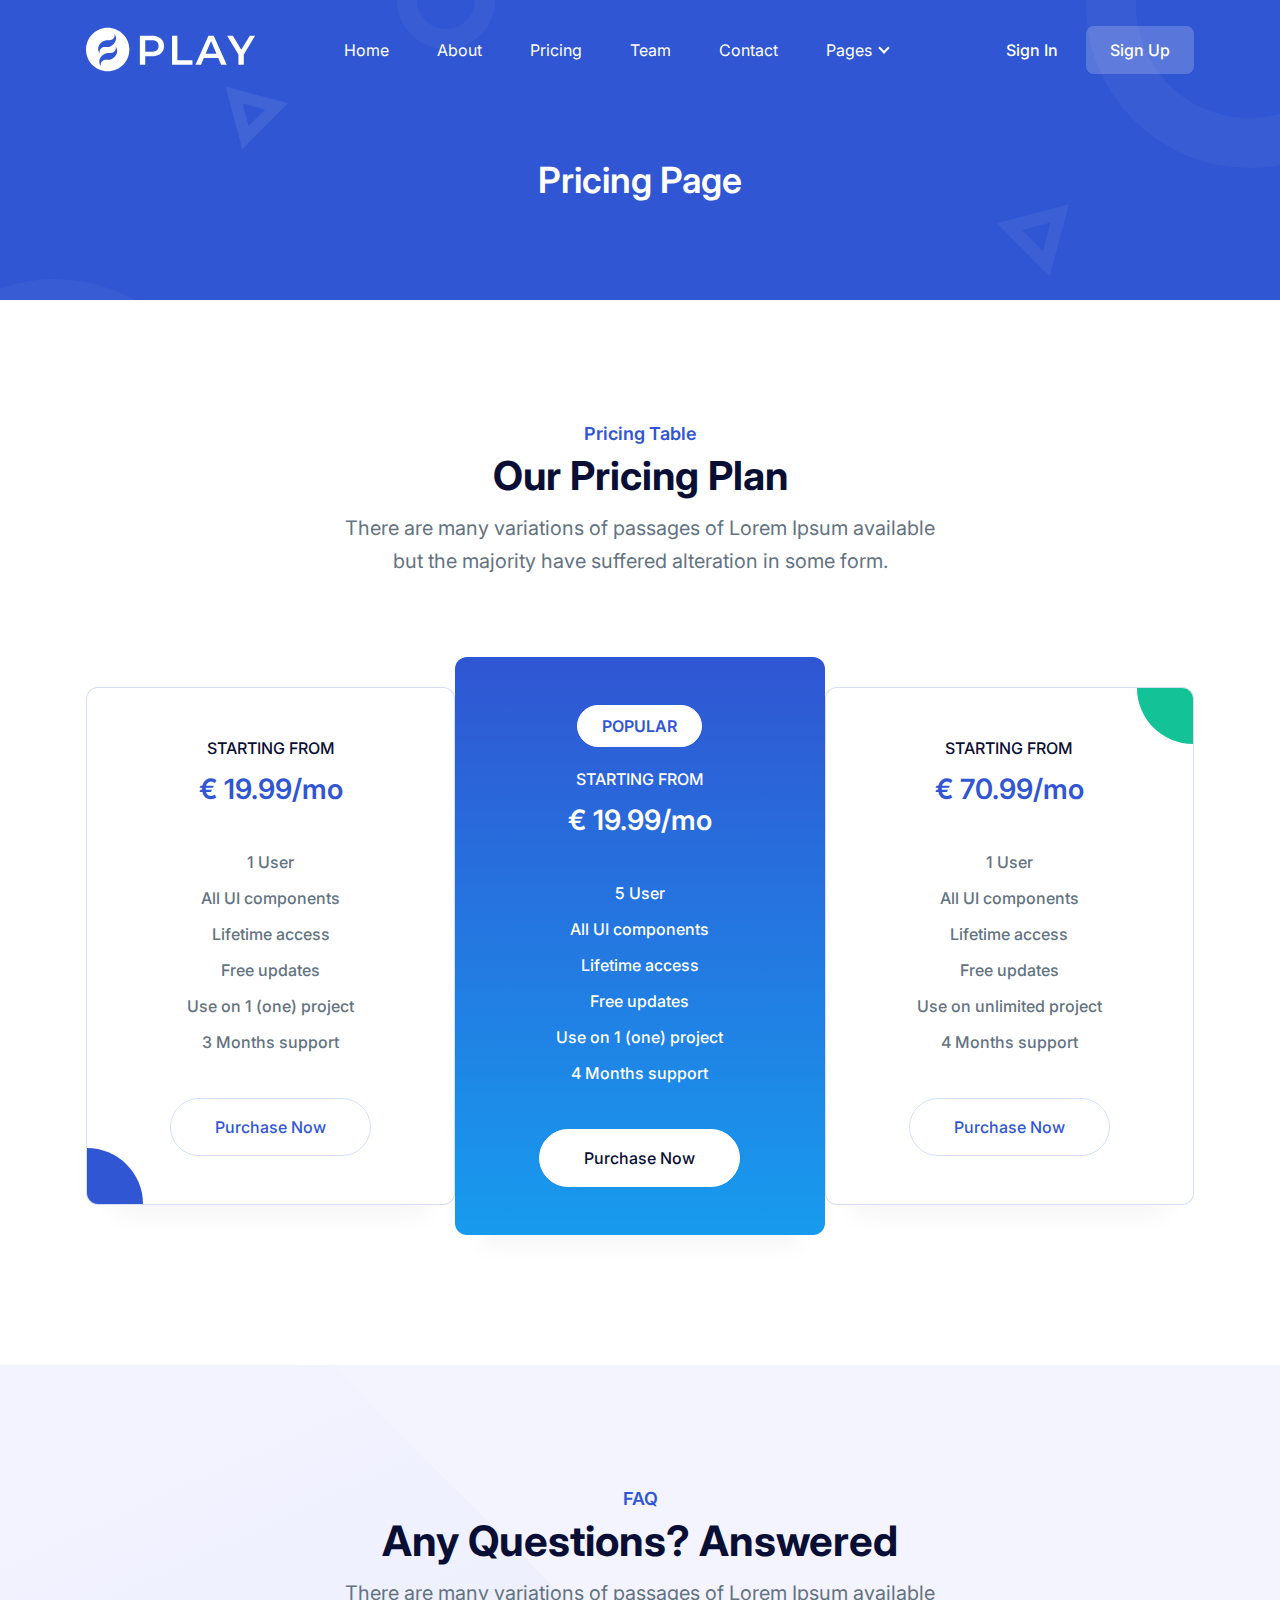
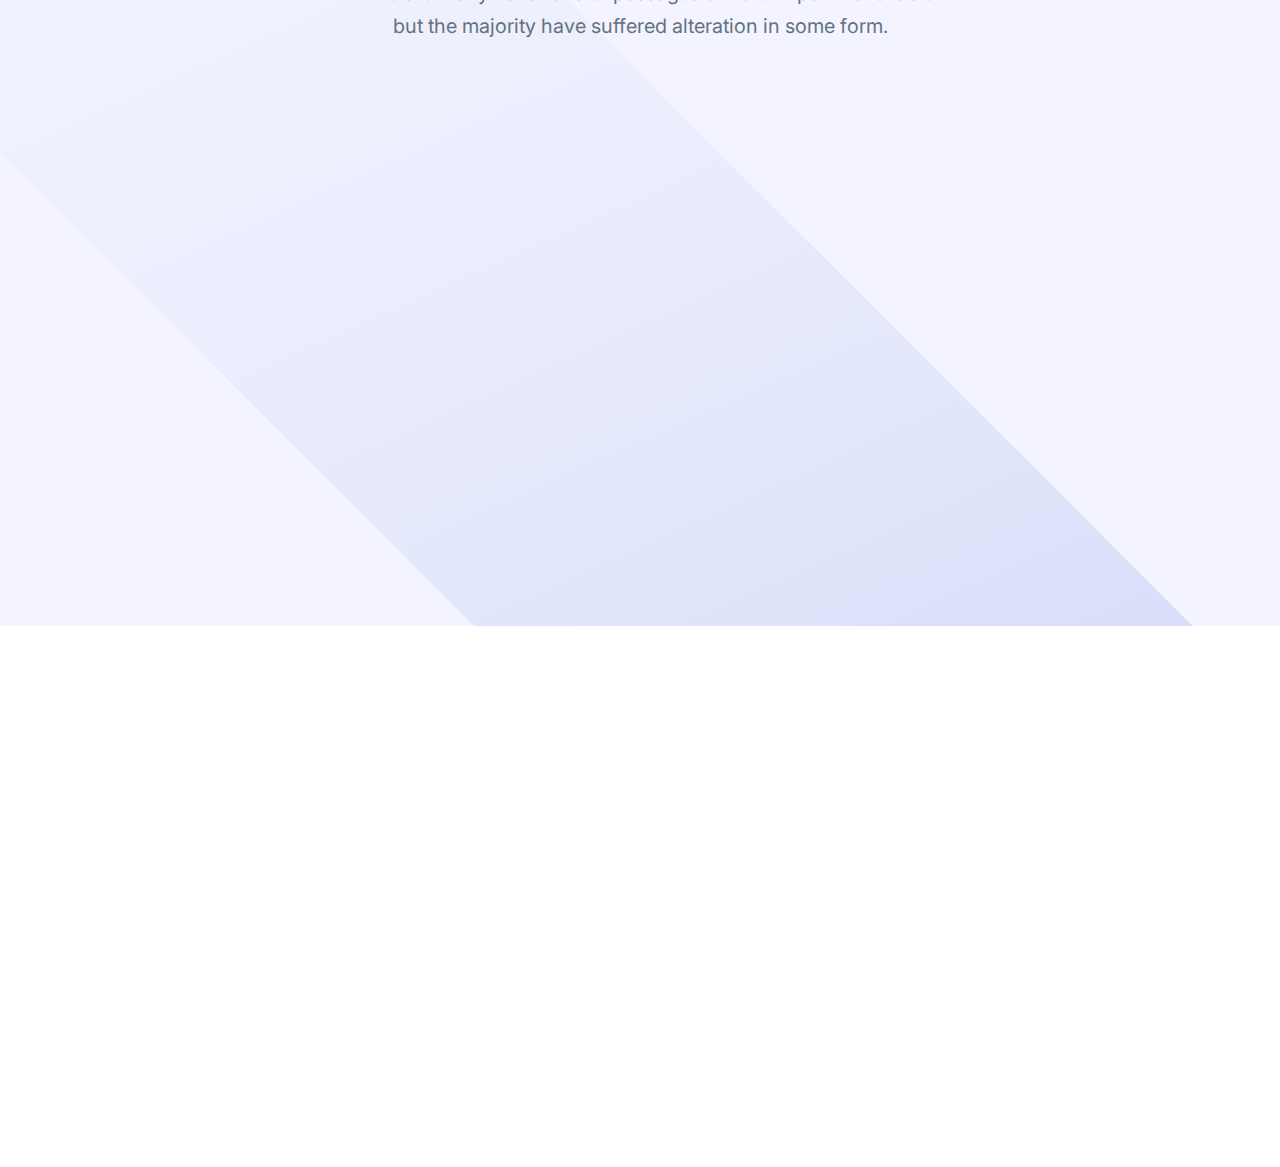
<file: pricing.html>
<!DOCTYPE html>
<html lang="en">
  <head>
    <meta charset="UTF-8" />
    <meta http-equiv="X-UA-Compatible" content="IE=edge" />
    <meta name="viewport" content="width=device-width, initial-scale=1.0" />
    <title>Pricing | Play Tailwind</title>
    <link
      rel="shortcut icon"
      href="assets/images/favicon.png"
      type="image/x-icon"
    />
    <link rel="stylesheet" href="assets/css/animate.css" />
    <link rel="stylesheet" href="assets/css/tailwind.css" />

    <!-- ==== WOW JS ==== -->
    <script src="assets/js/wow.min.js"></script>
    <script>
      new WOW().init();
    </script>
  </head>
  <body>
    <!-- ====== Navbar Section Start -->
    <div
      class="
        ud-header
        bg-transparent
        absolute
        top-0
        left-0
        z-40
        w-full
        flex
        items-center
      "
    >
      <div class="container">
        <div class="flex -mx-4 items-center justify-between relative">
          <div class="px-4 w-60 max-w-full">
            <a href="index.html" class="navbar-logo w-full block py-5">
              <img
                src="assets/images/logo/logo-white.svg"
                alt="logo"
                class="w-full header-logo"
              />
            </a>
          </div>
          <div class="flex px-4 justify-between items-center w-full">
            <div>
              <button
                id="navbarToggler"
                class="
                  block
                  absolute
                  right-4
                  top-1/2
                  -translate-y-1/2
                  lg:hidden
                  focus:ring-2
                  ring-primary
                  px-3
                  py-[6px]
                  rounded-lg
                "
              >
                <span
                  class="relative w-[30px] h-[2px] my-[6px] block bg-white"
                ></span>
                <span
                  class="relative w-[30px] h-[2px] my-[6px] block bg-white"
                ></span>
                <span
                  class="relative w-[30px] h-[2px] my-[6px] block bg-white"
                ></span>
              </button>
              <nav
                id="navbarCollapse"
                class="
                  absolute
                  py-5
                  lg:py-0 lg:px-4
                  xl:px-6
                  bg-white
                  lg:bg-transparent
                  shadow-lg
                  rounded-lg
                  max-w-[250px]
                  w-full
                  lg:max-w-full lg:w-full
                  right-4
                  top-full
                  hidden
                  lg:block lg:static lg:shadow-none
                "
              >
                <ul class="blcok lg:flex">
                  <li class="relative group">
                    <a
                      href="#home"
                      class="
                        ud-menu-scroll
                        text-base text-dark
                        lg:text-white
                        lg:group-hover:opacity-70
                        lg:group-hover:text-white
                        group-hover:text-primary
                        py-2
                        lg:py-6 lg:inline-flex lg:px-0
                        flex
                        mx-8
                        lg:mr-0
                      "
                    >
                      Home
                    </a>
                  </li>
                  <li class="relative group">
                    <a
                      href="/#about"
                      class="
                        ud-menu-scroll
                        text-base text-dark
                        lg:text-white
                        lg:group-hover:opacity-70
                        lg:group-hover:text-white
                        group-hover:text-primary
                        py-2
                        lg:py-6 lg:inline-flex lg:px-0
                        flex
                        mx-8
                        lg:mr-0 lg:ml-7
                        xl:ml-12
                      "
                    >
                      About
                    </a>
                  </li>
                  <li class="relative group">
                    <a
                      href="/#pricing"
                      class="
                        ud-menu-scroll
                        text-base text-dark
                        lg:text-white
                        lg:group-hover:opacity-70
                        lg:group-hover:text-white
                        group-hover:text-primary
                        py-2
                        lg:py-6 lg:inline-flex lg:px-0
                        flex
                        mx-8
                        lg:mr-0 lg:ml-7
                        xl:ml-12
                      "
                    >
                      Pricing
                    </a>
                  </li>
                  <li class="relative group">
                    <a
                      href="/#team"
                      class="
                        ud-menu-scroll
                        text-base text-dark
                        lg:text-white
                        lg:group-hover:opacity-70
                        lg:group-hover:text-white
                        group-hover:text-primary
                        py-2
                        lg:py-6 lg:inline-flex lg:px-0
                        flex
                        mx-8
                        lg:mr-0 lg:ml-7
                        xl:ml-12
                      "
                    >
                      Team
                    </a>
                  </li>
                  <li class="relative group">
                    <a
                      href="/#contact"
                      class="
                        ud-menu-scroll
                        text-base text-dark
                        lg:text-white
                        lg:group-hover:opacity-70
                        lg:group-hover:text-white
                        group-hover:text-primary
                        py-2
                        lg:py-6 lg:inline-flex lg:px-0
                        flex
                        mx-8
                        lg:mr-0 lg:ml-7
                        xl:ml-12
                      "
                    >
                      Contact
                    </a>
                  </li>
                  <li class="relative group submenu-item">
                    <a
                      href="javascript:void(0)"
                      class="
                        text-base text-dark
                        lg:text-white
                        lg:group-hover:opacity-70
                        lg:group-hover:text-white
                        group-hover:text-primary
                        py-2
                        lg:py-6 lg:inline-flex lg:pl-0 lg:pr-4
                        flex
                        mx-8
                        lg:mr-0 lg:ml-8
                        xl:ml-12
                        relative
                        after:absolute
                        after:w-2
                        after:h-2
                        after:border-b-2
                        after:border-r-2
                        after:border-current
                        after:rotate-45
                        lg:after:right-0
                        after:right-1
                        after:top-1/2
                        after:-translate-y-1/2
                        after:mt-[-2px]
                      "
                    >
                      Pages
                    </a>
                    <div
                      class="
                        submenu
                        hidden
                        relative
                        lg:absolute
                        w-[250px]
                        top-full
                        lg:top-[110%]
                        left-0
                        rounded-sm
                        lg:shadow-lg
                        p-4
                        lg:block lg:opacity-0 lg:invisible
                        group-hover:opacity-100
                        lg:group-hover:visible lg:group-hover:top-full
                        bg-white
                        transition-[top]
                        duration-300
                      "
                    >
                      <a
                        href="about.html"
                        class="
                          block
                          text-sm text-body-color
                          rounded
                          hover:text-primary
                          py-[10px]
                          px-4
                        "
                      >
                        About Page
                      </a>
                      <a
                        href="pricing.html"
                        class="
                          block
                          text-sm text-body-color
                          rounded
                          hover:text-primary
                          py-[10px]
                          px-4
                        "
                      >
                        Pricing Page
                      </a>
                      <a
                        href="contact.html"
                        class="
                          block
                          text-sm text-body-color
                          rounded
                          hover:text-primary
                          py-[10px]
                          px-4
                        "
                      >
                        Contact Page
                      </a>
                      <a
                        href="blog-grids.html"
                        class="
                          block
                          text-sm text-body-color
                          rounded
                          hover:text-primary
                          py-[10px]
                          px-4
                        "
                      >
                        Blog Grid Page
                      </a>
                      <a
                        href="blog-details.html"
                        class="
                          block
                          text-sm text-body-color
                          rounded
                          hover:text-primary
                          py-[10px]
                          px-4
                        "
                      >
                        Blog Details Page
                      </a>
                      <a
                        href="signup.html"
                        class="
                          block
                          text-sm text-body-color
                          rounded
                          hover:text-primary
                          py-[10px]
                          px-4
                        "
                      >
                        Sign Up Page
                      </a>
                      <a
                        href="signin.html"
                        class="
                          block
                          text-sm text-body-color
                          rounded
                          hover:text-primary
                          py-[10px]
                          px-4
                        "
                      >
                        Sign In Page
                      </a>
                      <a
                        href="404.html"
                        class="
                          block
                          text-sm text-body-color
                          rounded
                          hover:text-primary
                          py-[10px]
                          px-4
                        "
                      >
                        404 Page
                      </a>
                    </div>
                  </li>
                </ul>
              </nav>
            </div>
            <div class="sm:flex justify-end hidden pr-16 lg:pr-0">
              <a
                href="signin.html"
                class="
                  text-base
                  font-medium
                  text-white
                  hover:opacity-70
                  py-3
                  px-7
                  loginBtn
                "
              >
                Sign In
              </a>
              <a
                href="signup.html"
                class="
                  text-base
                  font-medium
                  text-white
                  bg-white bg-opacity-20
                  rounded-lg
                  py-3
                  px-6
                  hover:bg-opacity-100 hover:text-dark
                  signUpBtn
                  duration-300
                  ease-in-out
                "
              >
                Sign Up
              </a>
            </div>
          </div>
        </div>
      </div>
    </div>
    <!-- ====== Navbar Section End -->

    <!-- ====== Banner Section Start -->
    <div
      class="
        relative
        z-10
        pt-[120px]
        md:pt-[130px]
        lg:pt-[160px]
        pb-[100px]
        bg-primary
        overflow-hidden
      "
    >
      <div class="container">
        <div class="flex flex-wrap items-center -mx-4">
          <div class="w-full px-4">
            <div class="text-center">
              <h1 class="font-semibold text-white text-4xl">Pricing Page</h1>
            </div>
          </div>
        </div>
      </div>
      <div>
        <span class="absolute top-0 left-0 z-[-1]">
          <svg
            width="495"
            height="470"
            viewBox="0 0 495 470"
            fill="none"
            xmlns="http://www.w3.org/2000/svg"
          >
            <circle
              cx="55"
              cy="442"
              r="138"
              stroke="white"
              stroke-opacity="0.04"
              stroke-width="50"
            />
            <circle
              cx="446"
              r="39"
              stroke="white"
              stroke-opacity="0.04"
              stroke-width="20"
            />
            <path
              d="M245.406 137.609L233.985 94.9852L276.609 106.406L245.406 137.609Z"
              stroke="white"
              stroke-opacity="0.08"
              stroke-width="12"
            />
          </svg>
        </span>
        <span class="absolute top-0 right-0 z-[-1]">
          <svg
            width="493"
            height="470"
            viewBox="0 0 493 470"
            fill="none"
            xmlns="http://www.w3.org/2000/svg"
          >
            <circle
              cx="462"
              cy="5"
              r="138"
              stroke="white"
              stroke-opacity="0.04"
              stroke-width="50"
            />
            <circle
              cx="49"
              cy="470"
              r="39"
              stroke="white"
              stroke-opacity="0.04"
              stroke-width="20"
            />
            <path
              d="M222.393 226.701L272.808 213.192L259.299 263.607L222.393 226.701Z"
              stroke="white"
              stroke-opacity="0.06"
              stroke-width="13"
            />
          </svg>
        </span>
      </div>
    </div>
    <!-- ====== Banner Section End -->

    <!-- ====== Pricing Section Start -->
    <section
      id="pricing"
      class="
        bg-white
        pt-20
        lg:pt-[120px]
        pb-12
        lg:pb-[90px]
        relative
        z-20
        overflow-hidden
      "
    >
      <div class="container">
        <div class="flex flex-wrap -mx-4">
          <div class="w-full px-4">
            <div class="text-center mx-auto mb-[60px] lg:mb-20 max-w-[620px]">
              <span class="font-semibold text-lg text-primary mb-2 block">
                Pricing Table
              </span>
              <h2
                class="
                  font-bold
                  text-3xl
                  sm:text-4xl
                  md:text-[40px]
                  text-dark
                  mb-4
                "
              >
                Our Pricing Plan
              </h2>
              <p
                class="
                  text-lg
                  sm:text-xl
                  leading-relaxed
                  sm:leading-relaxed
                  text-body-color
                "
              >
                There are many variations of passages of Lorem Ipsum available
                but the majority have suffered alteration in some form.
              </p>
            </div>
          </div>
        </div>

        <div class="flex flex-wrap items-center justify-center">
          <div class="w-full md:w-1/2 lg:w-1/3">
            <div
              class="
                bg-white
                rounded-xl
                relative
                z-10
                overflow-hidden
                border border-primary border-opacity-20
                shadow-pricing
                py-10
                px-8
                sm:p-12
                lg:py-10 lg:px-6
                xl:p-12
                mb-10
                text-center
                wow
                fadeInUp
              "
              data-wow-delay=".15s
              "
            >
              <span
                class="text-dark font-medium text-base uppercase block mb-2"
              >
                STARTING FROM
              </span>
              <h2 class="font-semibold text-primary mb-9 text-[28px]">
                € 19.99/mo
              </h2>

              <div class="mb-10">
                <p
                  class="
                    text-base
                    font-medium
                    text-body-color
                    leading-loose
                    mb-1
                  "
                >
                  1 User
                </p>
                <p
                  class="
                    text-base
                    font-medium
                    text-body-color
                    leading-loose
                    mb-1
                  "
                >
                  All UI components
                </p>
                <p
                  class="
                    text-base
                    font-medium
                    text-body-color
                    leading-loose
                    mb-1
                  "
                >
                  Lifetime access
                </p>
                <p
                  class="
                    text-base
                    font-medium
                    text-body-color
                    leading-loose
                    mb-1
                  "
                >
                  Free updates
                </p>
                <p
                  class="
                    text-base
                    font-medium
                    text-body-color
                    leading-loose
                    mb-1
                  "
                >
                  Use on 1 (one) project
                </p>
                <p
                  class="
                    text-base
                    font-medium
                    text-body-color
                    leading-loose
                    mb-1
                  "
                >
                  3 Months support
                </p>
              </div>
              <div class="w-full">
                <a
                  href="javascript:void(0)"
                  class="
                    inline-block
                    text-base
                    font-medium
                    text-primary
                    bg-transparent
                    border border-[#D4DEFF]
                    rounded-full
                    text-center
                    py-4
                    px-11
                    hover:text-white hover:bg-primary hover:border-primary
                    transition
                    duration-300
                    ease-in-out
                  "
                >
                  Purchase Now
                </a>
              </div>
              <span
                class="
                  absolute
                  left-0
                  bottom-0
                  z-[-1]
                  w-14
                  h-14
                  rounded-tr-full
                  block
                  bg-primary
                "
              >
              </span>
            </div>
          </div>
          <div class="w-full md:w-1/2 lg:w-1/3">
            <div
              class="
                bg-primary bg-gradient-to-b
                from-primary
                to-[#179BEE]
                rounded-xl
                relative
                z-10
                overflow-hidden
                shadow-pricing
                py-10
                px-8
                sm:p-12
                lg:py-10 lg:px-6
                xl:p-12
                mb-10
                text-center
                wow
                fadeInUp
              "
              data-wow-delay=".1s
              "
            >
              <span
                class="
                  inline-block
                  py-2
                  px-6
                  border border-white
                  rounded-full
                  text-base
                  font-semibold
                  text-primary
                  bg-white
                  uppercase
                  mb-5
                "
              >
                POPULAR
              </span>
              <span
                class="text-white font-medium text-base uppercase block mb-2"
              >
                STARTING FROM
              </span>
              <h2 class="font-semibold text-white mb-9 text-[28px]">
                € 19.99/mo
              </h2>

              <div class="mb-10">
                <p class="text-base font-medium text-white leading-loose mb-1">
                  5 User
                </p>
                <p class="text-base font-medium text-white leading-loose mb-1">
                  All UI components
                </p>
                <p class="text-base font-medium text-white leading-loose mb-1">
                  Lifetime access
                </p>
                <p class="text-base font-medium text-white leading-loose mb-1">
                  Free updates
                </p>
                <p class="text-base font-medium text-white leading-loose mb-1">
                  Use on 1 (one) project
                </p>
                <p class="text-base font-medium text-white leading-loose mb-1">
                  4 Months support
                </p>
              </div>
              <div class="w-full">
                <a
                  href="javascript:void(0)"
                  class="
                    inline-block
                    text-base
                    font-medium
                    text-dark
                    bg-white
                    border border-white
                    rounded-full
                    text-center
                    py-4
                    px-11
                    hover:text-white hover:bg-dark hover:border-dark
                    transition
                    duration-300
                    ease-in-out
                  "
                >
                  Purchase Now
                </a>
              </div>
            </div>
          </div>
          <div class="w-full md:w-1/2 lg:w-1/3">
            <div
              class="
                bg-white
                rounded-xl
                relative
                z-10
                overflow-hidden
                border border-primary border-opacity-20
                shadow-pricing
                py-10
                px-8
                sm:p-12
                lg:py-10 lg:px-6
                xl:p-12
                mb-10
                text-center
                wow
                fadeInUp
              "
              data-wow-delay=".15s
              "
            >
              <span
                class="text-dark font-medium text-base uppercase block mb-2"
              >
                STARTING FROM
              </span>
              <h2 class="font-semibold text-primary mb-9 text-[28px]">
                € 70.99/mo
              </h2>

              <div class="mb-10">
                <p
                  class="
                    text-base
                    font-medium
                    text-body-color
                    leading-loose
                    mb-1
                  "
                >
                  1 User
                </p>
                <p
                  class="
                    text-base
                    font-medium
                    text-body-color
                    leading-loose
                    mb-1
                  "
                >
                  All UI components
                </p>
                <p
                  class="
                    text-base
                    font-medium
                    text-body-color
                    leading-loose
                    mb-1
                  "
                >
                  Lifetime access
                </p>
                <p
                  class="
                    text-base
                    font-medium
                    text-body-color
                    leading-loose
                    mb-1
                  "
                >
                  Free updates
                </p>
                <p
                  class="
                    text-base
                    font-medium
                    text-body-color
                    leading-loose
                    mb-1
                  "
                >
                  Use on unlimited project
                </p>
                <p
                  class="
                    text-base
                    font-medium
                    text-body-color
                    leading-loose
                    mb-1
                  "
                >
                  4 Months support
                </p>
              </div>
              <div class="w-full">
                <a
                  href="javascript:void(0)"
                  class="
                    inline-block
                    text-base
                    font-medium
                    text-primary
                    bg-transparent
                    border border-[#D4DEFF]
                    rounded-full
                    text-center
                    py-4
                    px-11
                    hover:text-white hover:bg-primary hover:border-primary
                    transition
                    duration-300
                    ease-in-out
                  "
                >
                  Purchase Now
                </a>
              </div>

              <span
                class="
                  absolute
                  right-0
                  top-0
                  z-[-1]
                  w-14
                  h-14
                  rounded-bl-full
                  block
                  bg-secondary
                "
              >
              </span>
            </div>
          </div>
        </div>
      </div>
    </section>
    <!-- ====== Pricing Section End -->

    <!-- ====== Faq Section Start -->
    <section
      class="
        bg-[#f3f4ff]
        pt-20
        lg:pt-[120px]
        pb-12
        lg:pb-[90px]
        relative
        z-20
        overflow-hidden
      "
    >
      <div class="container">
        <div class="flex flex-wrap -mx-4">
          <div class="w-full px-4">
            <div class="text-center mx-auto mb-[60px] lg:mb-20 max-w-[620px]">
              <span class="font-semibold text-lg text-primary mb-2 block">
                FAQ
              </span>
              <h2
                class="
                  font-bold
                  text-3xl
                  sm:text-4xl
                  md:text-[42px]
                  text-dark
                  mb-4
                "
              >
                Any Questions? Answered
              </h2>
              <p
                class="
                  text-lg
                  sm:text-xl
                  leading-relaxed
                  sm:leading-relaxed
                  text-body-color
                "
              >
                There are many variations of passages of Lorem Ipsum available
                but the majority have suffered alteration in some form.
              </p>
            </div>
          </div>
        </div>

        <div class="flex flex-wrap -mx-4">
          <div class="w-full lg:w-1/2 px-4">
            <div
              class="
                single-faq
                w-full
                bg-white
                border border-[#F3F4FE]
                rounded-lg
                p-5
                sm:p-8
                mb-8
                wow
                fadeInUp
              "
              data-wow-delay=".1s
              "
            >
              <button class="faq-btn flex items-center w-full text-left">
                <div
                  class="
                    w-full
                    max-w-[40px]
                    h-10
                    flex
                    items-center
                    justify-center
                    rounded-lg
                    bg-primary
                    text-primary
                    bg-opacity-5
                    mr-5
                  "
                >
                  <svg
                    width="17"
                    height="10"
                    viewBox="0 0 17 10"
                    class="fill-current icon"
                  >
                    <path
                      d="M7.28687 8.43257L7.28679 8.43265L7.29496 8.43985C7.62576 8.73124 8.02464 8.86001 8.41472 8.86001C8.83092 8.86001 9.22376 8.69083 9.53447 8.41713L9.53454 8.41721L9.54184 8.41052L15.7631 2.70784L15.7691 2.70231L15.7749 2.69659C16.0981 2.38028 16.1985 1.80579 15.7981 1.41393C15.4803 1.1028 14.9167 1.00854 14.5249 1.38489L8.41472 7.00806L2.29995 1.38063L2.29151 1.37286L2.28271 1.36548C1.93092 1.07036 1.38469 1.06804 1.03129 1.41393L1.01755 1.42738L1.00488 1.44184C0.69687 1.79355 0.695778 2.34549 1.0545 2.69659L1.05999 2.70196L1.06565 2.70717L7.28687 8.43257Z"
                      fill="#3056D3"
                      stroke="#3056D3"
                    />
                  </svg>
                </div>
                <div class="w-full">
                  <h4 class="text-base sm:text-lg font-semibold text-black">
                    How to use UIdeck?
                  </h4>
                </div>
              </button>
              <div class="faq-content pl-[62px] hidden">
                <p class="text-base text-body-color leading-relaxed py-3">
                  It takes 2-3 weeks to get your first blog post ready. That
                  includes the in-depth research & creation of your monthly
                  content marketing strategy that we do before writing your
                  first blog post, Ipsum available .
                </p>
              </div>
            </div>
            <div
              class="
                single-faq
                w-full
                bg-white
                border border-[#F3F4FE]
                rounded-lg
                p-5
                sm:p-8
                mb-8
                wow
                fadeInUp
              "
              data-wow-delay=".15s
              "
            >
              <button class="faq-btn flex items-center w-full text-left">
                <div
                  class="
                    w-full
                    max-w-[40px]
                    h-10
                    flex
                    items-center
                    justify-center
                    rounded-lg
                    bg-primary
                    text-primary
                    bg-opacity-5
                    mr-5
                  "
                >
                  <svg
                    width="17"
                    height="10"
                    viewBox="0 0 17 10"
                    class="fill-current icon"
                  >
                    <path
                      d="M7.28687 8.43257L7.28679 8.43265L7.29496 8.43985C7.62576 8.73124 8.02464 8.86001 8.41472 8.86001C8.83092 8.86001 9.22376 8.69083 9.53447 8.41713L9.53454 8.41721L9.54184 8.41052L15.7631 2.70784L15.7691 2.70231L15.7749 2.69659C16.0981 2.38028 16.1985 1.80579 15.7981 1.41393C15.4803 1.1028 14.9167 1.00854 14.5249 1.38489L8.41472 7.00806L2.29995 1.38063L2.29151 1.37286L2.28271 1.36548C1.93092 1.07036 1.38469 1.06804 1.03129 1.41393L1.01755 1.42738L1.00488 1.44184C0.69687 1.79355 0.695778 2.34549 1.0545 2.69659L1.05999 2.70196L1.06565 2.70717L7.28687 8.43257Z"
                      fill="#3056D3"
                      stroke="#3056D3"
                    />
                  </svg>
                </div>
                <div class="w-full">
                  <h4 class="text-base sm:text-lg font-semibold text-black">
                    How to download icons from LineIcons?
                  </h4>
                </div>
              </button>
              <div class="faq-content pl-[62px] hidden">
                <p class="text-base text-body-color leading-relaxed py-3">
                  It takes 2-3 weeks to get your first blog post ready. That
                  includes the in-depth research & creation of your monthly
                  content marketing strategy that we do before writing your
                  first blog post, Ipsum available .
                </p>
              </div>
            </div>
            <div
              class="
                single-faq
                w-full
                bg-white
                border border-[#F3F4FE]
                rounded-lg
                p-5
                sm:p-8
                mb-8
                wow
                fadeInUp
              "
              data-wow-delay=".2s
              "
            >
              <button class="faq-btn flex items-center w-full text-left">
                <div
                  class="
                    w-full
                    max-w-[40px]
                    h-10
                    flex
                    items-center
                    justify-center
                    rounded-lg
                    bg-primary
                    text-primary
                    bg-opacity-5
                    mr-5
                  "
                >
                  <svg
                    width="17"
                    height="10"
                    viewBox="0 0 17 10"
                    class="fill-current icon"
                  >
                    <path
                      d="M7.28687 8.43257L7.28679 8.43265L7.29496 8.43985C7.62576 8.73124 8.02464 8.86001 8.41472 8.86001C8.83092 8.86001 9.22376 8.69083 9.53447 8.41713L9.53454 8.41721L9.54184 8.41052L15.7631 2.70784L15.7691 2.70231L15.7749 2.69659C16.0981 2.38028 16.1985 1.80579 15.7981 1.41393C15.4803 1.1028 14.9167 1.00854 14.5249 1.38489L8.41472 7.00806L2.29995 1.38063L2.29151 1.37286L2.28271 1.36548C1.93092 1.07036 1.38469 1.06804 1.03129 1.41393L1.01755 1.42738L1.00488 1.44184C0.69687 1.79355 0.695778 2.34549 1.0545 2.69659L1.05999 2.70196L1.06565 2.70717L7.28687 8.43257Z"
                      fill="#3056D3"
                      stroke="#3056D3"
                    />
                  </svg>
                </div>
                <div class="w-full">
                  <h4 class="text-base sm:text-lg font-semibold text-black">
                    Is GrayGrids part of UIdeck?
                  </h4>
                </div>
              </button>
              <div class="faq-content pl-[62px] hidden">
                <p class="text-base text-body-color leading-relaxed py-3">
                  It takes 2-3 weeks to get your first blog post ready. That
                  includes the in-depth research & creation of your monthly
                  content marketing strategy that we do before writing your
                  first blog post, Ipsum available .
                </p>
              </div>
            </div>
          </div>
          <div class="w-full lg:w-1/2 px-4">
            <div
              class="
                single-faq
                w-full
                bg-white
                border border-[#F3F4FE]
                rounded-lg
                p-5
                sm:p-8
                mb-8
                wow
                fadeInUp
              "
              data-wow-delay=".1s
              "
            >
              <button class="faq-btn flex items-center w-full text-left">
                <div
                  class="
                    w-full
                    max-w-[40px]
                    h-10
                    flex
                    items-center
                    justify-center
                    rounded-lg
                    bg-primary
                    text-primary
                    bg-opacity-5
                    mr-5
                  "
                >
                  <svg
                    width="17"
                    height="10"
                    viewBox="0 0 17 10"
                    class="fill-current icon"
                  >
                    <path
                      d="M7.28687 8.43257L7.28679 8.43265L7.29496 8.43985C7.62576 8.73124 8.02464 8.86001 8.41472 8.86001C8.83092 8.86001 9.22376 8.69083 9.53447 8.41713L9.53454 8.41721L9.54184 8.41052L15.7631 2.70784L15.7691 2.70231L15.7749 2.69659C16.0981 2.38028 16.1985 1.80579 15.7981 1.41393C15.4803 1.1028 14.9167 1.00854 14.5249 1.38489L8.41472 7.00806L2.29995 1.38063L2.29151 1.37286L2.28271 1.36548C1.93092 1.07036 1.38469 1.06804 1.03129 1.41393L1.01755 1.42738L1.00488 1.44184C0.69687 1.79355 0.695778 2.34549 1.0545 2.69659L1.05999 2.70196L1.06565 2.70717L7.28687 8.43257Z"
                      fill="#3056D3"
                      stroke="#3056D3"
                    />
                  </svg>
                </div>
                <div class="w-full">
                  <h4 class="text-base sm:text-lg font-semibold text-black">
                    Can I use this template for commercial project?
                  </h4>
                </div>
              </button>
              <div class="faq-content pl-[62px] hidden">
                <p class="text-base text-body-color leading-relaxed py-3">
                  It takes 2-3 weeks to get your first blog post ready. That
                  includes the in-depth research & creation of your monthly
                  content marketing strategy that we do before writing your
                  first blog post, Ipsum available .
                </p>
              </div>
            </div>
            <div
              class="
                single-faq
                w-full
                bg-white
                border border-[#F3F4FE]
                rounded-lg
                p-5
                sm:p-8
                mb-8
                wow
                fadeInUp
              "
              data-wow-delay=".15s
              "
            >
              <button class="faq-btn flex items-center w-full text-left">
                <div
                  class="
                    w-full
                    max-w-[40px]
                    h-10
                    flex
                    items-center
                    justify-center
                    rounded-lg
                    bg-primary
                    text-primary
                    bg-opacity-5
                    mr-5
                  "
                >
                  <svg
                    width="17"
                    height="10"
                    viewBox="0 0 17 10"
                    class="fill-current icon"
                  >
                    <path
                      d="M7.28687 8.43257L7.28679 8.43265L7.29496 8.43985C7.62576 8.73124 8.02464 8.86001 8.41472 8.86001C8.83092 8.86001 9.22376 8.69083 9.53447 8.41713L9.53454 8.41721L9.54184 8.41052L15.7631 2.70784L15.7691 2.70231L15.7749 2.69659C16.0981 2.38028 16.1985 1.80579 15.7981 1.41393C15.4803 1.1028 14.9167 1.00854 14.5249 1.38489L8.41472 7.00806L2.29995 1.38063L2.29151 1.37286L2.28271 1.36548C1.93092 1.07036 1.38469 1.06804 1.03129 1.41393L1.01755 1.42738L1.00488 1.44184C0.69687 1.79355 0.695778 2.34549 1.0545 2.69659L1.05999 2.70196L1.06565 2.70717L7.28687 8.43257Z"
                      fill="#3056D3"
                      stroke="#3056D3"
                    />
                  </svg>
                </div>
                <div class="w-full">
                  <h4 class="text-base sm:text-lg font-semibold text-black">
                    Do you have plan to releasing Play Pro?
                  </h4>
                </div>
              </button>
              <div class="faq-content pl-[62px] hidden">
                <p class="text-base text-body-color leading-relaxed py-3">
                  It takes 2-3 weeks to get your first blog post ready. That
                  includes the in-depth research & creation of your monthly
                  content marketing strategy that we do before writing your
                  first blog post, Ipsum available .
                </p>
              </div>
            </div>
            <div
              class="
                single-faq
                w-full
                bg-white
                border border-[#F3F4FE]
                rounded-lg
                p-5
                sm:p-8
                mb-8
                wow
                fadeInUp
              "
              data-wow-delay=".2s
              "
            >
              <button class="faq-btn flex items-center w-full text-left">
                <div
                  class="
                    w-full
                    max-w-[40px]
                    h-10
                    flex
                    items-center
                    justify-center
                    rounded-lg
                    bg-primary
                    text-primary
                    bg-opacity-5
                    mr-5
                  "
                >
                  <svg
                    width="17"
                    height="10"
                    viewBox="0 0 17 10"
                    class="fill-current icon"
                  >
                    <path
                      d="M7.28687 8.43257L7.28679 8.43265L7.29496 8.43985C7.62576 8.73124 8.02464 8.86001 8.41472 8.86001C8.83092 8.86001 9.22376 8.69083 9.53447 8.41713L9.53454 8.41721L9.54184 8.41052L15.7631 2.70784L15.7691 2.70231L15.7749 2.69659C16.0981 2.38028 16.1985 1.80579 15.7981 1.41393C15.4803 1.1028 14.9167 1.00854 14.5249 1.38489L8.41472 7.00806L2.29995 1.38063L2.29151 1.37286L2.28271 1.36548C1.93092 1.07036 1.38469 1.06804 1.03129 1.41393L1.01755 1.42738L1.00488 1.44184C0.69687 1.79355 0.695778 2.34549 1.0545 2.69659L1.05999 2.70196L1.06565 2.70717L7.28687 8.43257Z"
                      fill="#3056D3"
                      stroke="#3056D3"
                    />
                  </svg>
                </div>
                <div class="w-full">
                  <h4 class="text-base sm:text-lg font-semibold text-black">
                    Where and how to host this template?
                  </h4>
                </div>
              </button>
              <div class="faq-content pl-[62px] hidden">
                <p class="text-base text-body-color leading-relaxed py-3">
                  It takes 2-3 weeks to get your first blog post ready. That
                  includes the in-depth research & creation of your monthly
                  content marketing strategy that we do before writing your
                  first blog post, Ipsum available .
                </p>
              </div>
            </div>
          </div>
        </div>
      </div>

      <div class="absolute bottom-0 right-0 z-[-1]">
        <svg
          width="1440"
          height="886"
          viewBox="0 0 1440 886"
          fill="none"
          xmlns="http://www.w3.org/2000/svg"
        >
          <path
            opacity="0.5"
            d="M193.307 -273.321L1480.87 1014.24L1121.85 1373.26C1121.85 1373.26 731.745 983.231 478.513 729.927C225.976 477.317 -165.714 85.6993 -165.714 85.6993L193.307 -273.321Z"
            fill="url(#paint0_linear)"
          />
          <defs>
            <linearGradient
              id="paint0_linear"
              x1="1308.65"
              y1="1142.58"
              x2="602.827"
              y2="-418.681"
              gradientUnits="userSpaceOnUse"
            >
              <stop stop-color="#3056D3" stop-opacity="0.36" />
              <stop offset="1" stop-color="#F5F2FD" stop-opacity="0" />
              <stop offset="1" stop-color="#F5F2FD" stop-opacity="0.096144" />
            </linearGradient>
          </defs>
        </svg>
      </div>
    </section>
    <!-- ====== Faq Section End -->

    <!-- ====== Footer Section Start -->
    <footer
      class="bg-black pt-20 lg:pt-[120px] relative z-10 wow fadeInUp"
      data-wow-delay=".15s"
    >
      <div class="container">
        <div class="flex flex-wrap -mx-4">
          <div class="w-full sm:w-1/2 md:w-1/2 lg:w-4/12 xl:w-3/12 px-4">
            <div class="w-full mb-10">
              <a
                href="javascript:void(0)"
                class="inline-block max-w-[160px] mb-6"
              >
                <img
                  src="assets/images/logo/logo-white.svg"
                  alt="logo"
                  class="max-w-full"
                />
              </a>
              <p class="text-base text-[#f3f4fe] mb-7">
                We create digital experiences for brands and companies by using
                technology.
              </p>
              <div class="flex items-center -mx-3">
                <a
                  href="javascript:void(0)"
                  class="px-3 text-[#dddddd] hover:text-white"
                >
                  <svg
                    width="10"
                    height="18"
                    viewBox="0 0 10 18"
                    class="fill-current"
                  >
                    <path
                      d="M9.00007 6.82105H7.50006H6.96434V6.27097V4.56571V4.01562H7.50006H8.62507C8.91971 4.01562 9.16078 3.79559 9.16078 3.46554V0.550085C9.16078 0.247538 8.9465 0 8.62507 0H6.66969C4.55361 0 3.08038 1.54024 3.08038 3.82309V6.21596V6.76605H2.54466H0.72322C0.348217 6.76605 0 7.06859 0 7.50866V9.48897C0 9.87402 0.294645 10.2316 0.72322 10.2316H2.49109H3.02681V10.7817V16.31C3.02681 16.6951 3.32145 17.0526 3.75003 17.0526H6.26791C6.42862 17.0526 6.56255 16.9701 6.66969 16.8601C6.77684 16.7501 6.8572 16.5576 6.8572 16.3925V10.8092V10.2591H7.4197H8.62507C8.97328 10.2591 9.24114 10.0391 9.29471 9.709V9.6815V9.65399L9.66972 7.7562C9.6965 7.56367 9.66972 7.34363 9.509 7.1236C9.45543 6.98608 9.21436 6.84856 9.00007 6.82105Z"
                    />
                  </svg>
                </a>
                <a
                  href="javascript:void(0)"
                  class="px-3 text-[#dddddd] hover:text-white"
                >
                  <svg
                    width="19"
                    height="15"
                    viewBox="0 0 19 15"
                    class="fill-current"
                  >
                    <path
                      d="M16.2622 3.17878L17.33 1.93293C17.6391 1.59551 17.7234 1.33595 17.7515 1.20618C16.9085 1.67337 16.1217 1.82911 15.6159 1.82911H15.4192L15.3068 1.72528C14.6324 1.18022 13.7894 0.894714 12.8902 0.894714C10.9233 0.894714 9.37779 2.40012 9.37779 4.13913C9.37779 4.24295 9.37779 4.39868 9.40589 4.5025L9.49019 5.02161L8.90009 4.99565C5.30334 4.89183 2.35288 2.03675 1.87518 1.5436C1.08839 2.84136 1.53799 4.08722 2.01568 4.86587L2.97107 6.31937L1.45369 5.54071C1.48179 6.63084 1.93138 7.48736 2.80247 8.11029L3.56116 8.62939L2.80247 8.9149C3.28017 10.2386 4.34795 10.7837 5.13474 10.9913L6.17443 11.2509L5.19094 11.8738C3.61736 12.912 1.65039 12.8342 0.779297 12.7563C2.54957 13.8983 4.65705 14.1579 6.11823 14.1579C7.21412 14.1579 8.02901 14.0541 8.2257 13.9762C16.0936 12.2631 16.4589 5.77431 16.4589 4.47655V4.29486L16.6275 4.19104C17.5829 3.36047 17.9763 2.91923 18.2011 2.65967C18.1168 2.68563 18.0044 2.73754 17.892 2.7635L16.2622 3.17878Z"
                    />
                  </svg>
                </a>
                <a
                  href="javascript:void(0)"
                  class="px-3 text-[#dddddd] hover:text-white"
                >
                  <svg
                    width="18"
                    height="18"
                    viewBox="0 0 18 18"
                    class="fill-current"
                  >
                    <path
                      d="M8.91688 12.4995C10.6918 12.4995 12.1306 11.0911 12.1306 9.35385C12.1306 7.61655 10.6918 6.20819 8.91688 6.20819C7.14197 6.20819 5.70312 7.61655 5.70312 9.35385C5.70312 11.0911 7.14197 12.4995 8.91688 12.4995Z"
                    />
                    <path
                      d="M12.4078 0.947388H5.37075C2.57257 0.947388 0.300781 3.17104 0.300781 5.90993V12.7436C0.300781 15.5367 2.57257 17.7604 5.37075 17.7604H12.3524C15.2059 17.7604 17.4777 15.5367 17.4777 12.7978V5.90993C17.4777 3.17104 15.2059 0.947388 12.4078 0.947388ZM8.91696 13.4758C6.56206 13.4758 4.70584 11.6047 4.70584 9.35389C4.70584 7.10312 6.58976 5.23199 8.91696 5.23199C11.2165 5.23199 13.1004 7.10312 13.1004 9.35389C13.1004 11.6047 11.2442 13.4758 8.91696 13.4758ZM14.735 5.61164C14.4579 5.90993 14.0423 6.07264 13.5714 6.07264C13.1558 6.07264 12.7402 5.90993 12.4078 5.61164C12.103 5.31334 11.9368 4.9337 11.9368 4.47269C11.9368 4.01169 12.103 3.65916 12.4078 3.33375C12.7125 3.00834 13.1004 2.84563 13.5714 2.84563C13.9869 2.84563 14.4302 3.00834 14.735 3.30663C15.012 3.65916 15.2059 4.06593 15.2059 4.49981C15.1782 4.9337 15.012 5.31334 14.735 5.61164Z"
                    />
                    <path
                      d="M13.5985 3.82184C13.2383 3.82184 12.9336 4.12013 12.9336 4.47266C12.9336 4.82519 13.2383 5.12349 13.5985 5.12349C13.9587 5.12349 14.2634 4.82519 14.2634 4.47266C14.2634 4.12013 13.9864 3.82184 13.5985 3.82184Z"
                    />
                  </svg>
                </a>
                <a
                  href="javascript:void(0)"
                  class="px-3 text-[#dddddd] hover:text-white"
                >
                  <svg
                    width="18"
                    height="18"
                    viewBox="0 0 18 18"
                    class="fill-current"
                  >
                    <path
                      d="M16.7821 0.947388H1.84847C1.14272 0.947388 0.578125 1.49747 0.578125 2.18508V16.7623C0.578125 17.4224 1.14272 18 1.84847 18H16.7257C17.4314 18 17.996 17.4499 17.996 16.7623V2.15757C18.0525 1.49747 17.4879 0.947388 16.7821 0.947388ZM5.7442 15.4421H3.17528V7.32837H5.7442V15.4421ZM4.44563 6.2007C3.59873 6.2007 2.94944 5.5406 2.94944 4.74297C2.94944 3.94535 3.62696 3.28525 4.44563 3.28525C5.26429 3.28525 5.94181 3.94535 5.94181 4.74297C5.94181 5.5406 5.32075 6.2007 4.44563 6.2007ZM15.4835 15.4421H12.9146V11.509C12.9146 10.5739 12.8864 9.33618 11.5596 9.33618C10.2045 9.33618 10.0069 10.3813 10.0069 11.4265V15.4421H7.438V7.32837H9.95046V8.45605H9.9787C10.3457 7.79594 11.1644 7.13584 12.4347 7.13584C15.0601 7.13584 15.54 8.7861 15.54 11.0414V15.4421H15.4835Z"
                    />
                  </svg>
                </a>
              </div>
            </div>
          </div>
          <div class="w-full sm:w-1/2 md:w-1/2 lg:w-2/12 xl:w-2/12 px-4">
            <div class="w-full mb-10">
              <h4 class="text-white text-lg font-semibold mb-9">About Us</h4>
              <ul>
                <li>
                  <a
                    href="javascript:void(0)"
                    class="
                      inline-block
                      text-base text-[#f3f4fe]
                      hover:text-primary
                      leading-loose
                      mb-2
                    "
                  >
                    Home
                  </a>
                </li>
                <li>
                  <a
                    href="javascript:void(0)"
                    class="
                      inline-block
                      text-base text-[#f3f4fe]
                      hover:text-primary
                      leading-loose
                      mb-2
                    "
                  >
                    Features
                  </a>
                </li>
                <li>
                  <a
                    href="javascript:void(0)"
                    class="
                      inline-block
                      text-base text-[#f3f4fe]
                      hover:text-primary
                      leading-loose
                      mb-2
                    "
                  >
                    About
                  </a>
                </li>
                <li>
                  <a
                    href="javascript:void(0)"
                    class="
                      inline-block
                      text-base text-[#f3f4fe]
                      hover:text-primary
                      leading-loose
                      mb-2
                    "
                  >
                    Testimonial
                  </a>
                </li>
              </ul>
            </div>
          </div>
          <div class="w-full sm:w-1/2 md:w-1/2 lg:w-3/12 xl:w-2/12 px-4">
            <div class="w-full mb-10">
              <h4 class="text-white text-lg font-semibold mb-9">Features</h4>
              <ul>
                <li>
                  <a
                    href="javascript:void(0)"
                    class="
                      inline-block
                      text-base text-[#f3f4fe]
                      hover:text-primary
                      leading-loose
                      mb-2
                    "
                  >
                    How it works
                  </a>
                </li>
                <li>
                  <a
                    href="javascript:void(0)"
                    class="
                      inline-block
                      text-base text-[#f3f4fe]
                      hover:text-primary
                      leading-loose
                      mb-2
                    "
                  >
                    Privacy policy
                  </a>
                </li>
                <li>
                  <a
                    href="javascript:void(0)"
                    class="
                      inline-block
                      text-base text-[#f3f4fe]
                      hover:text-primary
                      leading-loose
                      mb-2
                    "
                  >
                    Terms of Service
                  </a>
                </li>
                <li>
                  <a
                    href="javascript:void(0)"
                    class="
                      inline-block
                      text-base text-[#f3f4fe]
                      hover:text-primary
                      leading-loose
                      mb-2
                    "
                  >
                    Refund policy
                  </a>
                </li>
              </ul>
            </div>
          </div>
          <div class="w-full sm:w-1/2 md:w-1/2 lg:w-3/12 xl:w-2/12 px-4">
            <div class="w-full mb-10">
              <h4 class="text-white text-lg font-semibold mb-9">
                Our Products
              </h4>
              <ul>
                <li>
                  <a
                    href="javascript:void(0)"
                    class="
                      inline-block
                      text-base text-[#f3f4fe]
                      hover:text-primary
                      leading-loose
                      mb-2
                    "
                  >
                    LineIcons
                  </a>
                </li>
                <li>
                  <a
                    href="javascript:void(0)"
                    class="
                      inline-block
                      text-base text-[#f3f4fe]
                      hover:text-primary
                      leading-loose
                      mb-2
                    "
                  >
                    Ecommerce HTML
                  </a>
                </li>
                <li>
                  <a
                    href="javascript:void(0)"
                    class="
                      inline-block
                      text-base text-[#f3f4fe]
                      hover:text-primary
                      leading-loose
                      mb-2
                    "
                  >
                    Ayro UI
                  </a>
                </li>
                <li>
                  <a
                    href="javascript:void(0)"
                    class="
                      inline-block
                      text-base text-[#f3f4fe]
                      hover:text-primary
                      leading-loose
                      mb-2
                    "
                  >
                    PlainAdmin
                  </a>
                </li>
              </ul>
            </div>
          </div>
          <div class="w-full md:w-2/3 lg:w-6/12 xl:w-3/12 px-4">
            <div class="w-full mb-10">
              <h4 class="text-white text-lg font-semibold mb-9">Partners</h4>
              <ul class="flex flex-wrap items-center">
                <li>
                  <a
                    href="https://tailgrids.com"
                    rel="nofollow noopner"
                    target="_blank"
                    class="
                      block
                      mb-6
                      mr-5
                      max-w-[120px]
                      xl:max-w-[100px]
                      2xl:max-w-[120px]
                    "
                  >
                    <img
                      src="assets/images/footer/brands/tailgrids.svg"
                      alt="tailgrids"
                    />
                  </a>
                </li>
                <li>
                  <a
                    href="https://ayroui.com"
                    rel="nofollow noopner"
                    target="_blank"
                    class="
                      block
                      mb-6
                      mr-5
                      max-w-[120px]
                      xl:max-w-[100px]
                      2xl:max-w-[120px]
                    "
                  >
                    <img
                      src="assets/images/footer/brands/ayroui.svg"
                      alt="ayroui"
                    />
                  </a>
                </li>
                <li>
                  <a
                    href="https://ecommercehtml.com"
                    rel="nofollow noopner"
                    target="_blank"
                    class="
                      block
                      mb-6
                      mr-5
                      max-w-[120px]
                      xl:max-w-[100px]
                      2xl:max-w-[120px]
                    "
                  >
                    <img
                      src="assets/images/footer/brands/ecommerce-html.svg"
                      alt="ecommerce-html"
                    />
                  </a>
                </li>
                <li>
                  <a
                    href="https://graygrids.com"
                    rel="nofollow noopner"
                    target="_blank"
                    class="
                      block
                      mb-6
                      mr-5
                      max-w-[120px]
                      xl:max-w-[100px]
                      2xl:max-w-[120px]
                    "
                  >
                    <img
                      src="assets/images/footer/brands/graygrids.svg"
                      alt="graygrids"
                    />
                  </a>
                </li>
                <li>
                  <a
                    href="https://lineicons.com"
                    rel="nofollow noopner"
                    target="_blank"
                    class="
                      block
                      mb-6
                      mr-5
                      max-w-[120px]
                      xl:max-w-[100px]
                      2xl:max-w-[120px]
                    "
                  >
                    <img
                      src="assets/images/footer/brands/lineicons.svg"
                      alt="lineicons"
                    />
                  </a>
                </li>
                <li>
                  <a
                    href="https://uideck.com"
                    rel="nofollow noopner"
                    target="_blank"
                    class="
                      block
                      mb-6
                      mr-5
                      max-w-[120px]
                      xl:max-w-[100px]
                      2xl:max-w-[120px]
                    "
                  >
                    <img
                      src="assets/images/footer/brands/uideck.svg"
                      alt="uideck"
                    />
                  </a>
                </li>
              </ul>
            </div>
          </div>
        </div>
      </div>

      <div class="border-t border-opacity-40 py-8 mt-12 lg:mt-[60px]">
        <div class="container">
          <div class="flex flex-wrap -mx-4">
            <div class="w-full md:w-2/3 lg:w-1/2 px-4">
              <div class="my-1">
                <div
                  class="
                    flex
                    items-center
                    justify-center
                    md:justify-start
                    -mx-3
                  "
                >
                  <a
                    href="javascript:void(0)"
                    class="text-base text-[#f3f4fe] hover:text-primary px-3"
                  >
                    Privacy policy
                  </a>
                  <a
                    href="javascript:void(0)"
                    class="text-base text-[#f3f4fe] hover:text-primary px-3"
                  >
                    Legal notice
                  </a>
                  <a
                    href="javascript:void(0)"
                    class="text-base text-[#f3f4fe] hover:text-primary px-3"
                  >
                    Terms of service
                  </a>
                </div>
              </div>
            </div>
            <div class="w-full md:w-1/3 lg:w-1/2 px-4">
              <div class="flex justify-center md:justify-end my-1">
                <p class="text-base text-[#f3f4fe]">
                  Designed and Developed by
                  <a
                    href="https://tailgrids.com"
                    rel="nofollow noopner"
                    target="_blank"
                    class="text-primary hover:underline"
                  >
                    TailGrids and UIdeck
                  </a>
                </p>
              </div>
            </div>
          </div>
        </div>
      </div>

      <div>
        <span class="absolute left-0 top-0 z-[-1]">
          <img src="assets/images/footer/shape-1.svg" alt="" />
        </span>

        <span class="absolute bottom-0 right-0 z-[-1]">
          <img src="assets/images/footer/shape-3.svg" alt="" />
        </span>

        <span class="absolute top-0 right-0 z-[-1]">
          <svg
            width="102"
            height="102"
            viewBox="0 0 102 102"
            fill="none"
            xmlns="http://www.w3.org/2000/svg"
          >
            <path
              d="M1.8667 33.1956C2.89765 33.1956 3.7334 34.0318 3.7334 35.0633C3.7334 36.0947 2.89765 36.9309 1.8667 36.9309C0.835744 36.9309 4.50645e-08 36.0947 0 35.0633C-4.50645e-08 34.0318 0.835744 33.1956 1.8667 33.1956Z"
              fill="white"
              fill-opacity="0.08"
            ></path>
            <path
              d="M18.2939 33.1956C19.3249 33.1956 20.1606 34.0318 20.1606 35.0633C20.1606 36.0947 19.3249 36.9309 18.2939 36.9309C17.263 36.9309 16.4272 36.0947 16.4272 35.0633C16.4272 34.0318 17.263 33.1956 18.2939 33.1956Z"
              fill="white"
              fill-opacity="0.08"
            ></path>
            <path
              d="M34.7209 33.195C35.7519 33.195 36.5876 34.0311 36.5876 35.0626C36.5876 36.0941 35.7519 36.9303 34.7209 36.9303C33.69 36.9303 32.8542 36.0941 32.8542 35.0626C32.8542 34.0311 33.69 33.195 34.7209 33.195Z"
              fill="white"
              fill-opacity="0.08"
            ></path>
            <path
              d="M50.9341 33.195C51.965 33.195 52.8008 34.0311 52.8008 35.0626C52.8008 36.0941 51.965 36.9303 50.9341 36.9303C49.9031 36.9303 49.0674 36.0941 49.0674 35.0626C49.0674 34.0311 49.9031 33.195 50.9341 33.195Z"
              fill="white"
              fill-opacity="0.08"
            ></path>
            <path
              d="M1.8667 16.7605C2.89765 16.7605 3.7334 17.5966 3.7334 18.6281C3.7334 19.6596 2.89765 20.4957 1.8667 20.4957C0.835744 20.4957 4.50645e-08 19.6596 0 18.6281C-4.50645e-08 17.5966 0.835744 16.7605 1.8667 16.7605Z"
              fill="white"
              fill-opacity="0.08"
            ></path>
            <path
              d="M18.2939 16.7605C19.3249 16.7605 20.1606 17.5966 20.1606 18.6281C20.1606 19.6596 19.3249 20.4957 18.2939 20.4957C17.263 20.4957 16.4272 19.6596 16.4272 18.6281C16.4272 17.5966 17.263 16.7605 18.2939 16.7605Z"
              fill="white"
              fill-opacity="0.08"
            ></path>
            <path
              d="M34.7209 16.7605C35.7519 16.7605 36.5876 17.5966 36.5876 18.6281C36.5876 19.6596 35.7519 20.4957 34.7209 20.4957C33.69 20.4957 32.8542 19.6596 32.8542 18.6281C32.8542 17.5966 33.69 16.7605 34.7209 16.7605Z"
              fill="white"
              fill-opacity="0.08"
            ></path>
            <path
              d="M50.9341 16.7605C51.965 16.7605 52.8008 17.5966 52.8008 18.6281C52.8008 19.6596 51.965 20.4957 50.9341 20.4957C49.9031 20.4957 49.0674 19.6596 49.0674 18.6281C49.0674 17.5966 49.9031 16.7605 50.9341 16.7605Z"
              fill="white"
              fill-opacity="0.08"
            ></path>
            <path
              d="M1.8667 0.324951C2.89765 0.324951 3.7334 1.16115 3.7334 2.19261C3.7334 3.22408 2.89765 4.06024 1.8667 4.06024C0.835744 4.06024 4.50645e-08 3.22408 0 2.19261C-4.50645e-08 1.16115 0.835744 0.324951 1.8667 0.324951Z"
              fill="white"
              fill-opacity="0.08"
            ></path>
            <path
              d="M18.2939 0.324951C19.3249 0.324951 20.1606 1.16115 20.1606 2.19261C20.1606 3.22408 19.3249 4.06024 18.2939 4.06024C17.263 4.06024 16.4272 3.22408 16.4272 2.19261C16.4272 1.16115 17.263 0.324951 18.2939 0.324951Z"
              fill="white"
              fill-opacity="0.08"
            ></path>
            <path
              d="M34.7209 0.325302C35.7519 0.325302 36.5876 1.16147 36.5876 2.19293C36.5876 3.2244 35.7519 4.06056 34.7209 4.06056C33.69 4.06056 32.8542 3.2244 32.8542 2.19293C32.8542 1.16147 33.69 0.325302 34.7209 0.325302Z"
              fill="white"
              fill-opacity="0.08"
            ></path>
            <path
              d="M50.9341 0.325302C51.965 0.325302 52.8008 1.16147 52.8008 2.19293C52.8008 3.2244 51.965 4.06056 50.9341 4.06056C49.9031 4.06056 49.0674 3.2244 49.0674 2.19293C49.0674 1.16147 49.9031 0.325302 50.9341 0.325302Z"
              fill="white"
              fill-opacity="0.08"
            ></path>
            <path
              d="M66.9037 33.1956C67.9346 33.1956 68.7704 34.0318 68.7704 35.0633C68.7704 36.0947 67.9346 36.9309 66.9037 36.9309C65.8727 36.9309 65.037 36.0947 65.037 35.0633C65.037 34.0318 65.8727 33.1956 66.9037 33.1956Z"
              fill="white"
              fill-opacity="0.08"
            ></path>
            <path
              d="M83.3307 33.1956C84.3616 33.1956 85.1974 34.0318 85.1974 35.0633C85.1974 36.0947 84.3616 36.9309 83.3307 36.9309C82.2997 36.9309 81.464 36.0947 81.464 35.0633C81.464 34.0318 82.2997 33.1956 83.3307 33.1956Z"
              fill="white"
              fill-opacity="0.08"
            ></path>
            <path
              d="M99.7576 33.1956C100.789 33.1956 101.624 34.0318 101.624 35.0633C101.624 36.0947 100.789 36.9309 99.7576 36.9309C98.7266 36.9309 97.8909 36.0947 97.8909 35.0633C97.8909 34.0318 98.7266 33.1956 99.7576 33.1956Z"
              fill="white"
              fill-opacity="0.08"
            ></path>
            <path
              d="M66.9037 16.7605C67.9346 16.7605 68.7704 17.5966 68.7704 18.6281C68.7704 19.6596 67.9346 20.4957 66.9037 20.4957C65.8727 20.4957 65.037 19.6596 65.037 18.6281C65.037 17.5966 65.8727 16.7605 66.9037 16.7605Z"
              fill="white"
              fill-opacity="0.08"
            ></path>
            <path
              d="M83.3307 16.7605C84.3616 16.7605 85.1974 17.5966 85.1974 18.6281C85.1974 19.6596 84.3616 20.4957 83.3307 20.4957C82.2997 20.4957 81.464 19.6596 81.464 18.6281C81.464 17.5966 82.2997 16.7605 83.3307 16.7605Z"
              fill="white"
              fill-opacity="0.08"
            ></path>
            <path
              d="M99.7576 16.7605C100.789 16.7605 101.624 17.5966 101.624 18.6281C101.624 19.6596 100.789 20.4957 99.7576 20.4957C98.7266 20.4957 97.8909 19.6596 97.8909 18.6281C97.8909 17.5966 98.7266 16.7605 99.7576 16.7605Z"
              fill="white"
              fill-opacity="0.08"
            ></path>
            <path
              d="M66.9037 0.324966C67.9346 0.324966 68.7704 1.16115 68.7704 2.19261C68.7704 3.22408 67.9346 4.06024 66.9037 4.06024C65.8727 4.06024 65.037 3.22408 65.037 2.19261C65.037 1.16115 65.8727 0.324966 66.9037 0.324966Z"
              fill="white"
              fill-opacity="0.08"
            ></path>
            <path
              d="M83.3307 0.324951C84.3616 0.324951 85.1974 1.16115 85.1974 2.19261C85.1974 3.22408 84.3616 4.06024 83.3307 4.06024C82.2997 4.06024 81.464 3.22408 81.464 2.19261C81.464 1.16115 82.2997 0.324951 83.3307 0.324951Z"
              fill="white"
              fill-opacity="0.08"
            ></path>
            <path
              d="M99.7576 0.324951C100.789 0.324951 101.624 1.16115 101.624 2.19261C101.624 3.22408 100.789 4.06024 99.7576 4.06024C98.7266 4.06024 97.8909 3.22408 97.8909 2.19261C97.8909 1.16115 98.7266 0.324951 99.7576 0.324951Z"
              fill="white"
              fill-opacity="0.08"
            ></path>
            <path
              d="M1.8667 82.2029C2.89765 82.2029 3.7334 83.039 3.7334 84.0705C3.7334 85.102 2.89765 85.9382 1.8667 85.9382C0.835744 85.9382 4.50645e-08 85.102 0 84.0705C-4.50645e-08 83.039 0.835744 82.2029 1.8667 82.2029Z"
              fill="white"
              fill-opacity="0.08"
            ></path>
            <path
              d="M18.2939 82.2029C19.3249 82.2029 20.1606 83.039 20.1606 84.0705C20.1606 85.102 19.3249 85.9382 18.2939 85.9382C17.263 85.9382 16.4272 85.102 16.4272 84.0705C16.4272 83.039 17.263 82.2029 18.2939 82.2029Z"
              fill="white"
              fill-opacity="0.08"
            ></path>
            <path
              d="M34.7209 82.2026C35.7519 82.2026 36.5876 83.0387 36.5876 84.0702C36.5876 85.1017 35.7519 85.9378 34.7209 85.9378C33.69 85.9378 32.8542 85.1017 32.8542 84.0702C32.8542 83.0387 33.69 82.2026 34.7209 82.2026Z"
              fill="white"
              fill-opacity="0.08"
            ></path>
            <path
              d="M50.9341 82.2026C51.965 82.2026 52.8008 83.0387 52.8008 84.0702C52.8008 85.1017 51.965 85.9378 50.9341 85.9378C49.9031 85.9378 49.0674 85.1017 49.0674 84.0702C49.0674 83.0387 49.9031 82.2026 50.9341 82.2026Z"
              fill="white"
              fill-opacity="0.08"
            ></path>
            <path
              d="M1.8667 65.7677C2.89765 65.7677 3.7334 66.6039 3.7334 67.6353C3.7334 68.6668 2.89765 69.503 1.8667 69.503C0.835744 69.503 4.50645e-08 68.6668 0 67.6353C-4.50645e-08 66.6039 0.835744 65.7677 1.8667 65.7677Z"
              fill="white"
              fill-opacity="0.08"
            ></path>
            <path
              d="M18.2939 65.7677C19.3249 65.7677 20.1606 66.6039 20.1606 67.6353C20.1606 68.6668 19.3249 69.503 18.2939 69.503C17.263 69.503 16.4272 68.6668 16.4272 67.6353C16.4272 66.6039 17.263 65.7677 18.2939 65.7677Z"
              fill="white"
              fill-opacity="0.08"
            ></path>
            <path
              d="M34.7209 65.7674C35.7519 65.7674 36.5876 66.6036 36.5876 67.635C36.5876 68.6665 35.7519 69.5027 34.7209 69.5027C33.69 69.5027 32.8542 68.6665 32.8542 67.635C32.8542 66.6036 33.69 65.7674 34.7209 65.7674Z"
              fill="white"
              fill-opacity="0.08"
            ></path>
            <path
              d="M50.9341 65.7674C51.965 65.7674 52.8008 66.6036 52.8008 67.635C52.8008 68.6665 51.965 69.5027 50.9341 69.5027C49.9031 69.5027 49.0674 68.6665 49.0674 67.635C49.0674 66.6036 49.9031 65.7674 50.9341 65.7674Z"
              fill="white"
              fill-opacity="0.08"
            ></path>
            <path
              d="M1.8667 98.2644C2.89765 98.2644 3.7334 99.1005 3.7334 100.132C3.7334 101.163 2.89765 102 1.8667 102C0.835744 102 4.50645e-08 101.163 0 100.132C-4.50645e-08 99.1005 0.835744 98.2644 1.8667 98.2644Z"
              fill="white"
              fill-opacity="0.08"
            ></path>
            <path
              d="M1.8667 49.3322C2.89765 49.3322 3.7334 50.1684 3.7334 51.1998C3.7334 52.2313 2.89765 53.0675 1.8667 53.0675C0.835744 53.0675 4.50645e-08 52.2313 0 51.1998C-4.50645e-08 50.1684 0.835744 49.3322 1.8667 49.3322Z"
              fill="white"
              fill-opacity="0.08"
            ></path>
            <path
              d="M18.2939 98.2644C19.3249 98.2644 20.1606 99.1005 20.1606 100.132C20.1606 101.163 19.3249 102 18.2939 102C17.263 102 16.4272 101.163 16.4272 100.132C16.4272 99.1005 17.263 98.2644 18.2939 98.2644Z"
              fill="white"
              fill-opacity="0.08"
            ></path>
            <path
              d="M18.2939 49.3322C19.3249 49.3322 20.1606 50.1684 20.1606 51.1998C20.1606 52.2313 19.3249 53.0675 18.2939 53.0675C17.263 53.0675 16.4272 52.2313 16.4272 51.1998C16.4272 50.1684 17.263 49.3322 18.2939 49.3322Z"
              fill="white"
              fill-opacity="0.08"
            ></path>
            <path
              d="M34.7209 98.2647C35.7519 98.2647 36.5876 99.1008 36.5876 100.132C36.5876 101.164 35.7519 102 34.7209 102C33.69 102 32.8542 101.164 32.8542 100.132C32.8542 99.1008 33.69 98.2647 34.7209 98.2647Z"
              fill="white"
              fill-opacity="0.08"
            ></path>
            <path
              d="M50.9341 98.2647C51.965 98.2647 52.8008 99.1008 52.8008 100.132C52.8008 101.164 51.965 102 50.9341 102C49.9031 102 49.0674 101.164 49.0674 100.132C49.0674 99.1008 49.9031 98.2647 50.9341 98.2647Z"
              fill="white"
              fill-opacity="0.08"
            ></path>
            <path
              d="M34.7209 49.3326C35.7519 49.3326 36.5876 50.1687 36.5876 51.2002C36.5876 52.2317 35.7519 53.0678 34.7209 53.0678C33.69 53.0678 32.8542 52.2317 32.8542 51.2002C32.8542 50.1687 33.69 49.3326 34.7209 49.3326Z"
              fill="white"
              fill-opacity="0.08"
            ></path>
            <path
              d="M50.9341 49.3326C51.965 49.3326 52.8008 50.1687 52.8008 51.2002C52.8008 52.2317 51.965 53.0678 50.9341 53.0678C49.9031 53.0678 49.0674 52.2317 49.0674 51.2002C49.0674 50.1687 49.9031 49.3326 50.9341 49.3326Z"
              fill="white"
              fill-opacity="0.08"
            ></path>
            <path
              d="M66.9037 82.2029C67.9346 82.2029 68.7704 83.0391 68.7704 84.0705C68.7704 85.102 67.9346 85.9382 66.9037 85.9382C65.8727 85.9382 65.037 85.102 65.037 84.0705C65.037 83.0391 65.8727 82.2029 66.9037 82.2029Z"
              fill="white"
              fill-opacity="0.08"
            ></path>
            <path
              d="M83.3307 82.2029C84.3616 82.2029 85.1974 83.0391 85.1974 84.0705C85.1974 85.102 84.3616 85.9382 83.3307 85.9382C82.2997 85.9382 81.464 85.102 81.464 84.0705C81.464 83.0391 82.2997 82.2029 83.3307 82.2029Z"
              fill="white"
              fill-opacity="0.08"
            ></path>
            <path
              d="M99.7576 82.2029C100.789 82.2029 101.624 83.039 101.624 84.0705C101.624 85.102 100.789 85.9382 99.7576 85.9382C98.7266 85.9382 97.8909 85.102 97.8909 84.0705C97.8909 83.039 98.7266 82.2029 99.7576 82.2029Z"
              fill="white"
              fill-opacity="0.08"
            ></path>
            <path
              d="M66.9037 65.7674C67.9346 65.7674 68.7704 66.6036 68.7704 67.635C68.7704 68.6665 67.9346 69.5027 66.9037 69.5027C65.8727 69.5027 65.037 68.6665 65.037 67.635C65.037 66.6036 65.8727 65.7674 66.9037 65.7674Z"
              fill="white"
              fill-opacity="0.08"
            ></path>
            <path
              d="M83.3307 65.7677C84.3616 65.7677 85.1974 66.6039 85.1974 67.6353C85.1974 68.6668 84.3616 69.503 83.3307 69.503C82.2997 69.503 81.464 68.6668 81.464 67.6353C81.464 66.6039 82.2997 65.7677 83.3307 65.7677Z"
              fill="white"
              fill-opacity="0.08"
            ></path>
            <path
              d="M99.7576 65.7677C100.789 65.7677 101.624 66.6039 101.624 67.6353C101.624 68.6668 100.789 69.503 99.7576 69.503C98.7266 69.503 97.8909 68.6668 97.8909 67.6353C97.8909 66.6039 98.7266 65.7677 99.7576 65.7677Z"
              fill="white"
              fill-opacity="0.08"
            ></path>
            <path
              d="M66.9037 98.2644C67.9346 98.2644 68.7704 99.1005 68.7704 100.132C68.7704 101.163 67.9346 102 66.9037 102C65.8727 102 65.037 101.163 65.037 100.132C65.037 99.1005 65.8727 98.2644 66.9037 98.2644Z"
              fill="white"
              fill-opacity="0.08"
            ></path>
            <path
              d="M66.9037 49.3322C67.9346 49.3322 68.7704 50.1684 68.7704 51.1998C68.7704 52.2313 67.9346 53.0675 66.9037 53.0675C65.8727 53.0675 65.037 52.2313 65.037 51.1998C65.037 50.1684 65.8727 49.3322 66.9037 49.3322Z"
              fill="white"
              fill-opacity="0.08"
            ></path>
            <path
              d="M83.3307 98.2644C84.3616 98.2644 85.1974 99.1005 85.1974 100.132C85.1974 101.163 84.3616 102 83.3307 102C82.2997 102 81.464 101.163 81.464 100.132C81.464 99.1005 82.2997 98.2644 83.3307 98.2644Z"
              fill="white"
              fill-opacity="0.08"
            ></path>
            <path
              d="M83.3307 49.3322C84.3616 49.3322 85.1974 50.1684 85.1974 51.1998C85.1974 52.2313 84.3616 53.0675 83.3307 53.0675C82.2997 53.0675 81.464 52.2313 81.464 51.1998C81.464 50.1684 82.2997 49.3322 83.3307 49.3322Z"
              fill="white"
              fill-opacity="0.08"
            ></path>
            <path
              d="M99.7576 98.2644C100.789 98.2644 101.624 99.1005 101.624 100.132C101.624 101.163 100.789 102 99.7576 102C98.7266 102 97.8909 101.163 97.8909 100.132C97.8909 99.1005 98.7266 98.2644 99.7576 98.2644Z"
              fill="white"
              fill-opacity="0.08"
            ></path>
            <path
              d="M99.7576 49.3322C100.789 49.3322 101.624 50.1684 101.624 51.1998C101.624 52.2313 100.789 53.0675 99.7576 53.0675C98.7266 53.0675 97.8909 52.2313 97.8909 51.1998C97.8909 50.1684 98.7266 49.3322 99.7576 49.3322Z"
              fill="white"
              fill-opacity="0.08"
            ></path>
          </svg>
        </span>
      </div>
    </footer>
    <!-- ====== Footer Section End -->

    <!-- ====== Back To Top Start -->
    <a
      href="javascript:void(0)"
      class="
        hidden
        items-center
        justify-center
        bg-primary
        text-white
        w-10
        h-10
        rounded-md
        fixed
        bottom-8
        right-8
        left-auto
        z-[999]
        hover:bg-dark
        back-to-top
        shadow-md
        transition
        duration-300
        ease-in-out
      "
    >
      <span
        class="w-3 h-3 border-t border-l border-white rotate-45 mt-[6px]"
      ></span>
    </a>
    <!-- ====== Back To Top End -->

    <!-- ====== All Scripts -->
    <script src="assets/js/main.js"></script>
  </body>
</html>
</file>
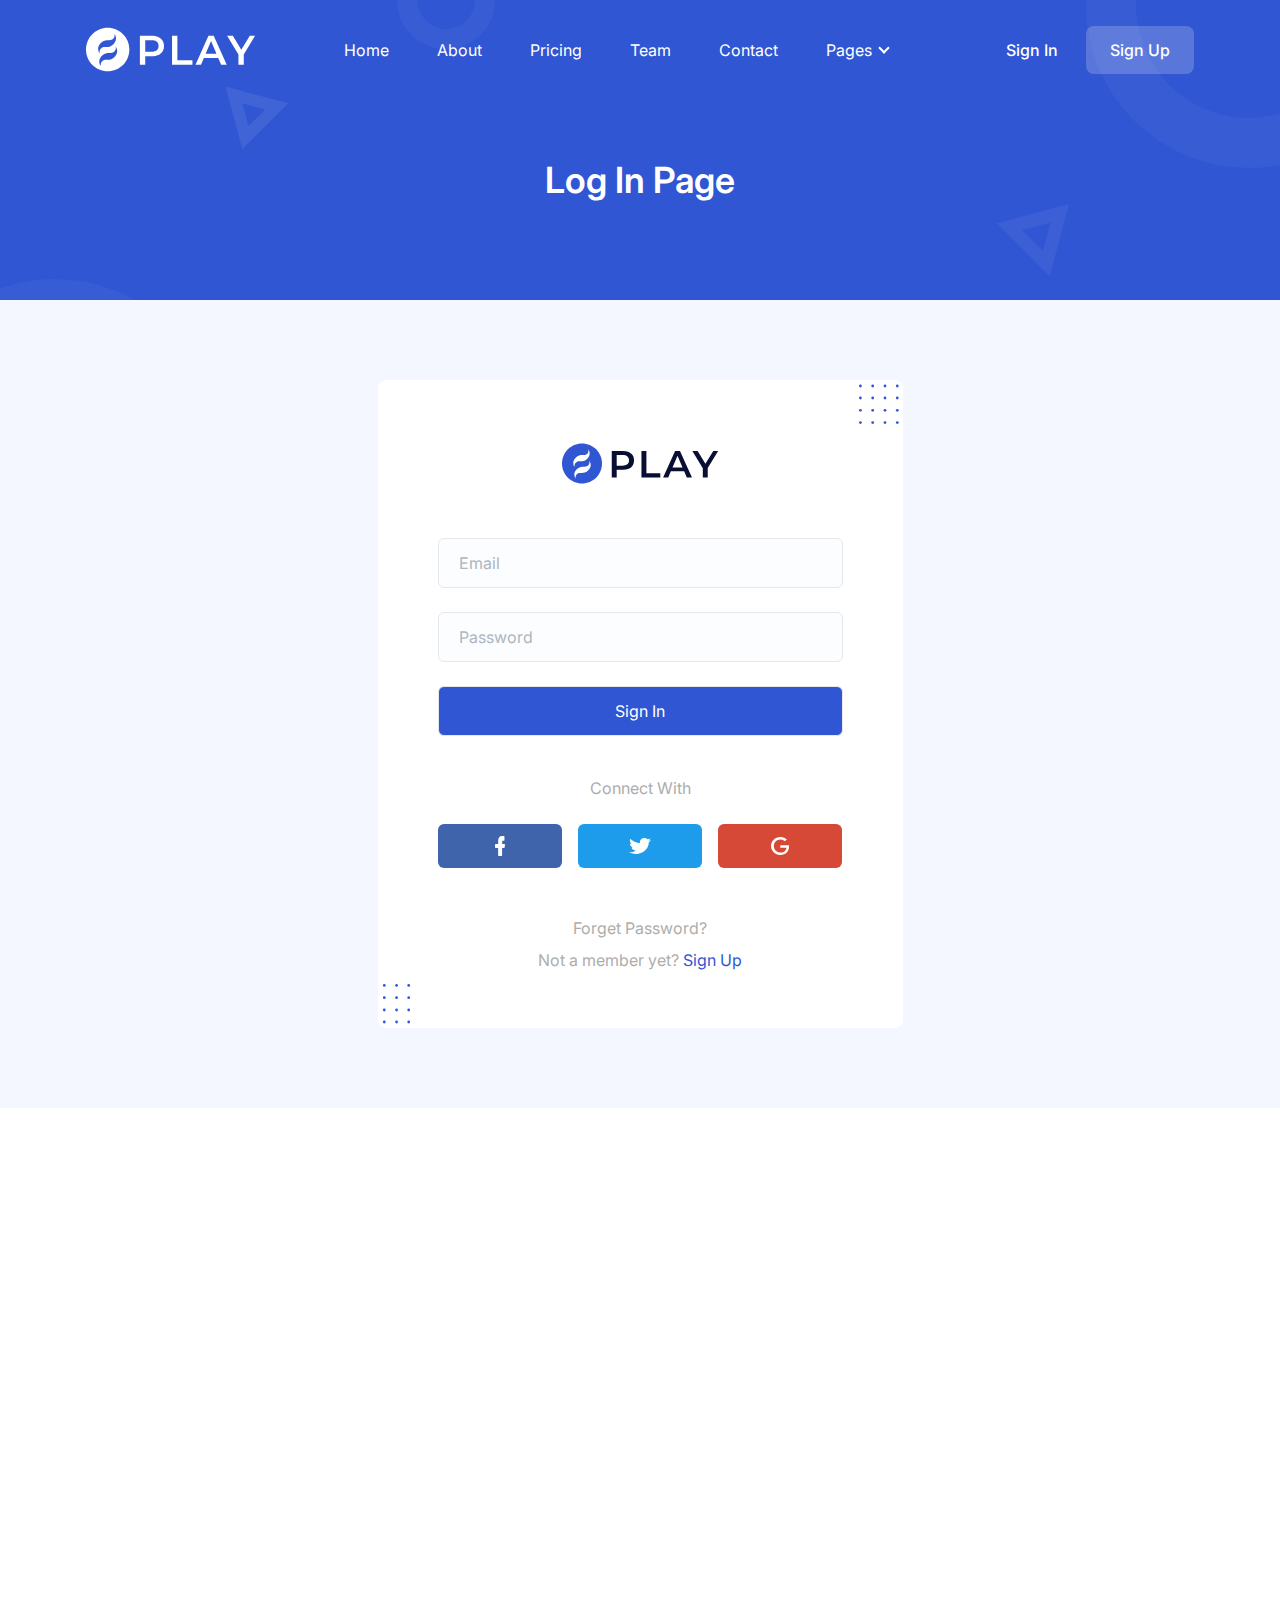
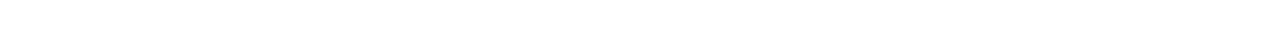
<file: signin.html>
<!DOCTYPE html>
<html lang="en">
  <head>
    <meta charset="UTF-8" />
    <meta http-equiv="X-UA-Compatible" content="IE=edge" />
    <meta name="viewport" content="width=device-width, initial-scale=1.0" />
    <title>Sign In | Play Tailwind</title>
    <link
      rel="shortcut icon"
      href="assets/images/favicon.png"
      type="image/x-icon"
    />
    <link rel="stylesheet" href="assets/css/animate.css" />
    <link rel="stylesheet" href="assets/css/tailwind.css" />

    <!-- ==== WOW JS ==== -->
    <script src="assets/js/wow.min.js"></script>
    <script>
      new WOW().init();
    </script>
  </head>
  <body>
    <!-- ====== Navbar Section Start -->
    <div
      class="
        ud-header
        bg-transparent
        absolute
        top-0
        left-0
        z-40
        w-full
        flex
        items-center
      "
    >
      <div class="container">
        <div class="flex -mx-4 items-center justify-between relative">
          <div class="px-4 w-60 max-w-full">
            <a href="index.html" class="navbar-logo w-full block py-5">
              <img
                src="assets/images/logo/logo-white.svg"
                alt="logo"
                class="w-full header-logo"
              />
            </a>
          </div>
          <div class="flex px-4 justify-between items-center w-full">
            <div>
              <button
                id="navbarToggler"
                class="
                  block
                  absolute
                  right-4
                  top-1/2
                  -translate-y-1/2
                  lg:hidden
                  focus:ring-2
                  ring-primary
                  px-3
                  py-[6px]
                  rounded-lg
                "
              >
                <span
                  class="relative w-[30px] h-[2px] my-[6px] block bg-white"
                ></span>
                <span
                  class="relative w-[30px] h-[2px] my-[6px] block bg-white"
                ></span>
                <span
                  class="relative w-[30px] h-[2px] my-[6px] block bg-white"
                ></span>
              </button>
              <nav
                id="navbarCollapse"
                class="
                  absolute
                  py-5
                  lg:py-0 lg:px-4
                  xl:px-6
                  bg-white
                  lg:bg-transparent
                  shadow-lg
                  rounded-lg
                  max-w-[250px]
                  w-full
                  lg:max-w-full lg:w-full
                  right-4
                  top-full
                  hidden
                  lg:block lg:static lg:shadow-none
                "
              >
                <ul class="blcok lg:flex">
                  <li class="relative group">
                    <a
                      href="#home"
                      class="
                        ud-menu-scroll
                        text-base text-dark
                        lg:text-white
                        lg:group-hover:opacity-70
                        lg:group-hover:text-white
                        group-hover:text-primary
                        py-2
                        lg:py-6 lg:inline-flex lg:px-0
                        flex
                        mx-8
                        lg:mr-0
                      "
                    >
                      Home
                    </a>
                  </li>
                  <li class="relative group">
                    <a
                      href="/#about"
                      class="
                        ud-menu-scroll
                        text-base text-dark
                        lg:text-white
                        lg:group-hover:opacity-70
                        lg:group-hover:text-white
                        group-hover:text-primary
                        py-2
                        lg:py-6 lg:inline-flex lg:px-0
                        flex
                        mx-8
                        lg:mr-0 lg:ml-7
                        xl:ml-12
                      "
                    >
                      About
                    </a>
                  </li>
                  <li class="relative group">
                    <a
                      href="/#pricing"
                      class="
                        ud-menu-scroll
                        text-base text-dark
                        lg:text-white
                        lg:group-hover:opacity-70
                        lg:group-hover:text-white
                        group-hover:text-primary
                        py-2
                        lg:py-6 lg:inline-flex lg:px-0
                        flex
                        mx-8
                        lg:mr-0 lg:ml-7
                        xl:ml-12
                      "
                    >
                      Pricing
                    </a>
                  </li>
                  <li class="relative group">
                    <a
                      href="/#team"
                      class="
                        ud-menu-scroll
                        text-base text-dark
                        lg:text-white
                        lg:group-hover:opacity-70
                        lg:group-hover:text-white
                        group-hover:text-primary
                        py-2
                        lg:py-6 lg:inline-flex lg:px-0
                        flex
                        mx-8
                        lg:mr-0 lg:ml-7
                        xl:ml-12
                      "
                    >
                      Team
                    </a>
                  </li>
                  <li class="relative group">
                    <a
                      href="/#contact"
                      class="
                        ud-menu-scroll
                        text-base text-dark
                        lg:text-white
                        lg:group-hover:opacity-70
                        lg:group-hover:text-white
                        group-hover:text-primary
                        py-2
                        lg:py-6 lg:inline-flex lg:px-0
                        flex
                        mx-8
                        lg:mr-0 lg:ml-7
                        xl:ml-12
                      "
                    >
                      Contact
                    </a>
                  </li>
                  <li class="relative group submenu-item">
                    <a
                      href="javascript:void(0)"
                      class="
                        text-base text-dark
                        lg:text-white
                        lg:group-hover:opacity-70
                        lg:group-hover:text-white
                        group-hover:text-primary
                        py-2
                        lg:py-6 lg:inline-flex lg:pl-0 lg:pr-4
                        flex
                        mx-8
                        lg:mr-0 lg:ml-8
                        xl:ml-12
                        relative
                        after:absolute
                        after:w-2
                        after:h-2
                        after:border-b-2
                        after:border-r-2
                        after:border-current
                        after:rotate-45
                        lg:after:right-0
                        after:right-1
                        after:top-1/2
                        after:-translate-y-1/2
                        after:mt-[-2px]
                      "
                    >
                      Pages
                    </a>
                    <div
                      class="
                        submenu
                        hidden
                        relative
                        lg:absolute
                        w-[250px]
                        top-full
                        lg:top-[110%]
                        left-0
                        rounded-sm
                        lg:shadow-lg
                        p-4
                        lg:block lg:opacity-0 lg:invisible
                        group-hover:opacity-100
                        lg:group-hover:visible lg:group-hover:top-full
                        bg-white
                        transition-[top]
                        duration-300
                      "
                    >
                      <a
                        href="about.html"
                        class="
                          block
                          text-sm text-body-color
                          rounded
                          hover:text-primary
                          py-[10px]
                          px-4
                        "
                      >
                        About Page
                      </a>
                      <a
                        href="pricing.html"
                        class="
                          block
                          text-sm text-body-color
                          rounded
                          hover:text-primary
                          py-[10px]
                          px-4
                        "
                      >
                        Pricing Page
                      </a>
                      <a
                        href="contact.html"
                        class="
                          block
                          text-sm text-body-color
                          rounded
                          hover:text-primary
                          py-[10px]
                          px-4
                        "
                      >
                        Contact Page
                      </a>
                      <a
                        href="blog-grids.html"
                        class="
                          block
                          text-sm text-body-color
                          rounded
                          hover:text-primary
                          py-[10px]
                          px-4
                        "
                      >
                        Blog Grid Page
                      </a>
                      <a
                        href="blog-details.html"
                        class="
                          block
                          text-sm text-body-color
                          rounded
                          hover:text-primary
                          py-[10px]
                          px-4
                        "
                      >
                        Blog Details Page
                      </a>

                      <a
                        href="signup.html"
                        class="
                          block
                          text-sm text-body-color
                          rounded
                          hover:text-primary
                          py-[10px]
                          px-4
                        "
                      >
                        Sign Up Page
                      </a>
                      <a
                        href="signin.html"
                        class="
                          block
                          text-sm text-body-color
                          rounded
                          hover:text-primary
                          py-[10px]
                          px-4
                        "
                      >
                        Sign In Page
                      </a>
                      <a
                        href="404.html"
                        class="
                          block
                          text-sm text-body-color
                          rounded
                          hover:text-primary
                          py-[10px]
                          px-4
                        "
                      >
                        404 Page
                      </a>
                    </div>
                  </li>
                </ul>
              </nav>
            </div>
            <div class="sm:flex justify-end hidden pr-16 lg:pr-0">
              <a
                href="signin.html"
                class="
                  text-base
                  font-medium
                  text-white
                  hover:opacity-70
                  py-3
                  px-7
                  loginBtn
                "
              >
                Sign In
              </a>
              <a
                href="signup.html"
                class="
                  text-base
                  font-medium
                  text-white
                  bg-white bg-opacity-20
                  rounded-lg
                  py-3
                  px-6
                  hover:bg-opacity-100 hover:text-dark
                  signUpBtn
                  duration-300
                  ease-in-out
                "
              >
                Sign Up
              </a>
            </div>
          </div>
        </div>
      </div>
    </div>
    <!-- ====== Navbar Section End -->

    <!-- ====== Banner Section Start -->
    <div
      class="
        relative
        z-10
        pt-[120px]
        md:pt-[130px]
        lg:pt-[160px]
        pb-[100px]
        bg-primary
        overflow-hidden
      "
    >
      <div class="container">
        <div class="flex flex-wrap items-center -mx-4">
          <div class="w-full px-4">
            <div class="text-center">
              <h1 class="font-semibold text-white text-4xl">Log In Page</h1>
            </div>
          </div>
        </div>
      </div>
      <div>
        <span class="absolute top-0 left-0 z-[-1]">
          <svg
            width="495"
            height="470"
            viewBox="0 0 495 470"
            fill="none"
            xmlns="http://www.w3.org/2000/svg"
          >
            <circle
              cx="55"
              cy="442"
              r="138"
              stroke="white"
              stroke-opacity="0.04"
              stroke-width="50"
            />
            <circle
              cx="446"
              r="39"
              stroke="white"
              stroke-opacity="0.04"
              stroke-width="20"
            />
            <path
              d="M245.406 137.609L233.985 94.9852L276.609 106.406L245.406 137.609Z"
              stroke="white"
              stroke-opacity="0.08"
              stroke-width="12"
            />
          </svg>
        </span>
        <span class="absolute top-0 right-0 z-[-1]">
          <svg
            width="493"
            height="470"
            viewBox="0 0 493 470"
            fill="none"
            xmlns="http://www.w3.org/2000/svg"
          >
            <circle
              cx="462"
              cy="5"
              r="138"
              stroke="white"
              stroke-opacity="0.04"
              stroke-width="50"
            />
            <circle
              cx="49"
              cy="470"
              r="39"
              stroke="white"
              stroke-opacity="0.04"
              stroke-width="20"
            />
            <path
              d="M222.393 226.701L272.808 213.192L259.299 263.607L222.393 226.701Z"
              stroke="white"
              stroke-opacity="0.06"
              stroke-width="13"
            />
          </svg>
        </span>
      </div>
    </div>
    <!-- ====== Banner Section End -->

    <!-- ====== Forms Section Start -->
    <section class="bg-[#F4F7FF] py-14 lg:py-20">
      <div class="container">
        <div class="flex flex-wrap -mx-4">
          <div class="w-full px-4">
            <div
              class="
                max-w-[525px]
                mx-auto
                text-center
                bg-white
                rounded-lg
                relative
                overflow-hidden
                py-14
                px-8
                sm:px-12
                md:px-[60px]
                wow
                fadeInUp
              "
              data-wow-delay=".15s"
            >
              <div class="mb-10 text-center">
                <a
                  href="javascript:void(0)"
                  class="inline-block max-w-[160px] mx-auto"
                >
                  <img src="assets/images/logo/logo.svg" alt="logo" />
                </a>
              </div>
              <form>
                <div class="mb-6">
                  <input
                    type="email"
                    placeholder="Email"
                    class="
                      w-full
                      rounded-md
                      border
                      bordder-[#E9EDF4]
                      py-3
                      px-5
                      bg-[#FCFDFE]
                      text-base text-body-color
                      placeholder-[#ACB6BE]
                      outline-none
                      focus-visible:shadow-none
                      focus:border-primary
                      transition
                    "
                  />
                </div>
                <div class="mb-6">
                  <input
                    type="password"
                    placeholder="Password"
                    class="
                      w-full
                      rounded-md
                      border
                      bordder-[#E9EDF4]
                      py-3
                      px-5
                      bg-[#FCFDFE]
                      text-base text-body-color
                      placeholder-[#ACB6BE]
                      outline-none
                      focus-visible:shadow-none
                      focus:border-primary
                      transition
                    "
                  />
                </div>
                <div class="mb-10">
                  <input
                    type="submit"
                    value="Sign In"
                    class="
                      w-full
                      rounded-md
                      border
                      bordder-primary
                      py-3
                      px-5
                      bg-primary
                      text-base text-white
                      cursor-pointer
                      hover:shadow-md
                      transition
                      duration-300
                      ease-in-out
                    "
                  />
                </div>
              </form>
              <p class="text-base mb-6 text-[#adadad]">Connect With</p>
              <ul class="flex justify-between -mx-2 mb-12">
                <li class="px-2 w-full">
                  <a
                    href="javascript:void(0)"
                    class="
                      flex
                      h-11
                      items-center
                      justify-center
                      rounded-md
                      bg-[#4064AC]
                      hover:bg-opacity-90
                      transition
                    "
                  >
                    <svg
                      width="10"
                      height="20"
                      viewBox="0 0 10 20"
                      fill="none"
                      xmlns="http://www.w3.org/2000/svg"
                    >
                      <path
                        d="M9.29878 8H7.74898H7.19548V7.35484V5.35484V4.70968H7.74898H8.91133C9.21575 4.70968 9.46483 4.45161 9.46483 4.06452V0.645161C9.46483 0.290323 9.24343 0 8.91133 0H6.89106C4.70474 0 3.18262 1.80645 3.18262 4.48387V7.29032V7.93548H2.62912H0.747223C0.359774 7.93548 0 8.29032 0 8.80645V11.129C0 11.5806 0.304424 12 0.747223 12H2.57377H3.12727V12.6452V19.129C3.12727 19.5806 3.43169 20 3.87449 20H6.47593C6.64198 20 6.78036 19.9032 6.89106 19.7742C7.00176 19.6452 7.08478 19.4194 7.08478 19.2258V12.6774V12.0323H7.66596H8.91133C9.2711 12.0323 9.54785 11.7742 9.6032 11.3871V11.3548V11.3226L9.99065 9.09677C10.0183 8.87097 9.99065 8.6129 9.8246 8.35484C9.76925 8.19355 9.52018 8.03226 9.29878 8Z"
                        fill="white"
                      />
                    </svg>
                  </a>
                </li>
                <li class="px-2 w-full">
                  <a
                    href="javascript:void(0)"
                    class="
                      flex
                      h-11
                      items-center
                      justify-center
                      rounded-md
                      bg-[#1C9CEA]
                      hover:bg-opacity-90
                      transition
                    "
                  >
                    <svg
                      width="22"
                      height="16"
                      viewBox="0 0 22 16"
                      fill="none"
                      xmlns="http://www.w3.org/2000/svg"
                    >
                      <path
                        d="M19.5516 2.75538L20.9 1.25245C21.2903 0.845401 21.3968 0.53229 21.4323 0.375734C20.3677 0.939335 19.3742 1.1272 18.7355 1.1272H18.4871L18.3452 1.00196C17.4935 0.344423 16.429 0 15.2935 0C12.8097 0 10.8581 1.81605 10.8581 3.91389C10.8581 4.03914 10.8581 4.22701 10.8935 4.35225L11 4.97847L10.2548 4.94716C5.7129 4.82192 1.9871 1.37769 1.38387 0.782779C0.390323 2.34834 0.958064 3.85127 1.56129 4.79061L2.76774 6.54403L0.851613 5.6047C0.887097 6.91977 1.45484 7.95303 2.55484 8.7045L3.5129 9.33072L2.55484 9.67515C3.15806 11.272 4.50645 11.9296 5.5 12.18L6.8129 12.4932L5.57097 13.2446C3.58387 14.4971 1.1 14.4031 0 14.3092C2.23548 15.6869 4.89677 16 6.74194 16C8.12581 16 9.15484 15.8748 9.40322 15.7808C19.3387 13.7143 19.8 5.8865 19.8 4.32094V4.10176L20.0129 3.97652C21.2194 2.97456 21.7161 2.44227 22 2.12916C21.8935 2.16047 21.7516 2.22309 21.6097 2.2544L19.5516 2.75538Z"
                        fill="white"
                      />
                    </svg>
                  </a>
                </li>
                <li class="px-2 w-full">
                  <a
                    href="javascript:void(0)"
                    class="
                      flex
                      h-11
                      items-center
                      justify-center
                      rounded-md
                      bg-[#D64937]
                      hover:bg-opacity-90
                      transition
                    "
                  >
                    <svg
                      width="18"
                      height="18"
                      viewBox="0 0 18 18"
                      fill="none"
                      xmlns="http://www.w3.org/2000/svg"
                    >
                      <path
                        d="M17.8477 8.17132H9.29628V10.643H15.4342C15.1065 14.0743 12.2461 15.5574 9.47506 15.5574C5.95916 15.5574 2.8306 12.8821 2.8306 9.01461C2.8306 5.29251 5.81018 2.47185 9.47506 2.47185C12.2759 2.47185 13.9742 4.24567 13.9742 4.24567L15.7024 2.47185C15.7024 2.47185 13.3783 0.000145544 9.35587 0.000145544C4.05223 -0.0289334 0 4.30383 0 8.98553C0 13.5218 3.81386 18 9.44526 18C14.4212 18 17.9967 14.7141 17.9967 9.79974C18.0264 8.78198 17.8477 8.17132 17.8477 8.17132Z"
                        fill="white"
                      />
                    </svg>
                  </a>
                </li>
              </ul>
              <a
                href="javascript:void(0)"
                class="
                  text-base
                  inline-block
                  mb-2
                  text-[#adadad]
                  hover:text-primary
                "
              >
                Forget Password?
              </a>
              <p class="text-base text-[#adadad]">
                Not a member yet?
                <a href="signup.html" class="text-primary hover:underline">
                  Sign Up
                </a>
              </p>

              <div>
                <span class="absolute top-1 right-1">
                  <svg
                    width="40"
                    height="40"
                    viewBox="0 0 40 40"
                    fill="none"
                    xmlns="http://www.w3.org/2000/svg"
                  >
                    <circle
                      cx="1.39737"
                      cy="38.6026"
                      r="1.39737"
                      transform="rotate(-90 1.39737 38.6026)"
                      fill="#3056D3"
                    />
                    <circle
                      cx="1.39737"
                      cy="1.99122"
                      r="1.39737"
                      transform="rotate(-90 1.39737 1.99122)"
                      fill="#3056D3"
                    />
                    <circle
                      cx="13.6943"
                      cy="38.6026"
                      r="1.39737"
                      transform="rotate(-90 13.6943 38.6026)"
                      fill="#3056D3"
                    />
                    <circle
                      cx="13.6943"
                      cy="1.99122"
                      r="1.39737"
                      transform="rotate(-90 13.6943 1.99122)"
                      fill="#3056D3"
                    />
                    <circle
                      cx="25.9911"
                      cy="38.6026"
                      r="1.39737"
                      transform="rotate(-90 25.9911 38.6026)"
                      fill="#3056D3"
                    />
                    <circle
                      cx="25.9911"
                      cy="1.99122"
                      r="1.39737"
                      transform="rotate(-90 25.9911 1.99122)"
                      fill="#3056D3"
                    />
                    <circle
                      cx="38.288"
                      cy="38.6026"
                      r="1.39737"
                      transform="rotate(-90 38.288 38.6026)"
                      fill="#3056D3"
                    />
                    <circle
                      cx="38.288"
                      cy="1.99122"
                      r="1.39737"
                      transform="rotate(-90 38.288 1.99122)"
                      fill="#3056D3"
                    />
                    <circle
                      cx="1.39737"
                      cy="26.3057"
                      r="1.39737"
                      transform="rotate(-90 1.39737 26.3057)"
                      fill="#3056D3"
                    />
                    <circle
                      cx="13.6943"
                      cy="26.3057"
                      r="1.39737"
                      transform="rotate(-90 13.6943 26.3057)"
                      fill="#3056D3"
                    />
                    <circle
                      cx="25.9911"
                      cy="26.3057"
                      r="1.39737"
                      transform="rotate(-90 25.9911 26.3057)"
                      fill="#3056D3"
                    />
                    <circle
                      cx="38.288"
                      cy="26.3057"
                      r="1.39737"
                      transform="rotate(-90 38.288 26.3057)"
                      fill="#3056D3"
                    />
                    <circle
                      cx="1.39737"
                      cy="14.0086"
                      r="1.39737"
                      transform="rotate(-90 1.39737 14.0086)"
                      fill="#3056D3"
                    />
                    <circle
                      cx="13.6943"
                      cy="14.0086"
                      r="1.39737"
                      transform="rotate(-90 13.6943 14.0086)"
                      fill="#3056D3"
                    />
                    <circle
                      cx="25.9911"
                      cy="14.0086"
                      r="1.39737"
                      transform="rotate(-90 25.9911 14.0086)"
                      fill="#3056D3"
                    />
                    <circle
                      cx="38.288"
                      cy="14.0086"
                      r="1.39737"
                      transform="rotate(-90 38.288 14.0086)"
                      fill="#3056D3"
                    />
                  </svg>
                </span>
                <span class="absolute left-1 bottom-1">
                  <svg
                    width="29"
                    height="40"
                    viewBox="0 0 29 40"
                    fill="none"
                    xmlns="http://www.w3.org/2000/svg"
                  >
                    <circle
                      cx="2.288"
                      cy="25.9912"
                      r="1.39737"
                      transform="rotate(-90 2.288 25.9912)"
                      fill="#3056D3"
                    />
                    <circle
                      cx="14.5849"
                      cy="25.9911"
                      r="1.39737"
                      transform="rotate(-90 14.5849 25.9911)"
                      fill="#3056D3"
                    />
                    <circle
                      cx="26.7216"
                      cy="25.9911"
                      r="1.39737"
                      transform="rotate(-90 26.7216 25.9911)"
                      fill="#3056D3"
                    />
                    <circle
                      cx="2.288"
                      cy="13.6944"
                      r="1.39737"
                      transform="rotate(-90 2.288 13.6944)"
                      fill="#3056D3"
                    />
                    <circle
                      cx="14.5849"
                      cy="13.6943"
                      r="1.39737"
                      transform="rotate(-90 14.5849 13.6943)"
                      fill="#3056D3"
                    />
                    <circle
                      cx="26.7216"
                      cy="13.6943"
                      r="1.39737"
                      transform="rotate(-90 26.7216 13.6943)"
                      fill="#3056D3"
                    />
                    <circle
                      cx="2.288"
                      cy="38.0087"
                      r="1.39737"
                      transform="rotate(-90 2.288 38.0087)"
                      fill="#3056D3"
                    />
                    <circle
                      cx="2.288"
                      cy="1.39739"
                      r="1.39737"
                      transform="rotate(-90 2.288 1.39739)"
                      fill="#3056D3"
                    />
                    <circle
                      cx="14.5849"
                      cy="38.0089"
                      r="1.39737"
                      transform="rotate(-90 14.5849 38.0089)"
                      fill="#3056D3"
                    />
                    <circle
                      cx="26.7216"
                      cy="38.0089"
                      r="1.39737"
                      transform="rotate(-90 26.7216 38.0089)"
                      fill="#3056D3"
                    />
                    <circle
                      cx="14.5849"
                      cy="1.39761"
                      r="1.39737"
                      transform="rotate(-90 14.5849 1.39761)"
                      fill="#3056D3"
                    />
                    <circle
                      cx="26.7216"
                      cy="1.39761"
                      r="1.39737"
                      transform="rotate(-90 26.7216 1.39761)"
                      fill="#3056D3"
                    />
                  </svg>
                </span>
              </div>
            </div>
          </div>
        </div>
      </div>
    </section>
    <!-- ====== Forms Section End -->

    <!-- ====== Footer Section Start -->
    <footer
      class="bg-black pt-20 lg:pt-[120px] relative z-10 wow fadeInUp"
      data-wow-delay=".15s"
    >
      <div class="container">
        <div class="flex flex-wrap -mx-4">
          <div class="w-full sm:w-1/2 md:w-1/2 lg:w-4/12 xl:w-3/12 px-4">
            <div class="w-full mb-10">
              <a
                href="javascript:void(0)"
                class="inline-block max-w-[160px] mb-6"
              >
                <img
                  src="assets/images/logo/logo-white.svg"
                  alt="logo"
                  class="max-w-full"
                />
              </a>
              <p class="text-base text-[#f3f4fe] mb-7">
                We create digital experiences for brands and companies by using
                technology.
              </p>
              <div class="flex items-center -mx-3">
                <a
                  href="javascript:void(0)"
                  class="px-3 text-[#dddddd] hover:text-white"
                >
                  <svg
                    width="10"
                    height="18"
                    viewBox="0 0 10 18"
                    class="fill-current"
                  >
                    <path
                      d="M9.00007 6.82105H7.50006H6.96434V6.27097V4.56571V4.01562H7.50006H8.62507C8.91971 4.01562 9.16078 3.79559 9.16078 3.46554V0.550085C9.16078 0.247538 8.9465 0 8.62507 0H6.66969C4.55361 0 3.08038 1.54024 3.08038 3.82309V6.21596V6.76605H2.54466H0.72322C0.348217 6.76605 0 7.06859 0 7.50866V9.48897C0 9.87402 0.294645 10.2316 0.72322 10.2316H2.49109H3.02681V10.7817V16.31C3.02681 16.6951 3.32145 17.0526 3.75003 17.0526H6.26791C6.42862 17.0526 6.56255 16.9701 6.66969 16.8601C6.77684 16.7501 6.8572 16.5576 6.8572 16.3925V10.8092V10.2591H7.4197H8.62507C8.97328 10.2591 9.24114 10.0391 9.29471 9.709V9.6815V9.65399L9.66972 7.7562C9.6965 7.56367 9.66972 7.34363 9.509 7.1236C9.45543 6.98608 9.21436 6.84856 9.00007 6.82105Z"
                    />
                  </svg>
                </a>
                <a
                  href="javascript:void(0)"
                  class="px-3 text-[#dddddd] hover:text-white"
                >
                  <svg
                    width="19"
                    height="15"
                    viewBox="0 0 19 15"
                    class="fill-current"
                  >
                    <path
                      d="M16.2622 3.17878L17.33 1.93293C17.6391 1.59551 17.7234 1.33595 17.7515 1.20618C16.9085 1.67337 16.1217 1.82911 15.6159 1.82911H15.4192L15.3068 1.72528C14.6324 1.18022 13.7894 0.894714 12.8902 0.894714C10.9233 0.894714 9.37779 2.40012 9.37779 4.13913C9.37779 4.24295 9.37779 4.39868 9.40589 4.5025L9.49019 5.02161L8.90009 4.99565C5.30334 4.89183 2.35288 2.03675 1.87518 1.5436C1.08839 2.84136 1.53799 4.08722 2.01568 4.86587L2.97107 6.31937L1.45369 5.54071C1.48179 6.63084 1.93138 7.48736 2.80247 8.11029L3.56116 8.62939L2.80247 8.9149C3.28017 10.2386 4.34795 10.7837 5.13474 10.9913L6.17443 11.2509L5.19094 11.8738C3.61736 12.912 1.65039 12.8342 0.779297 12.7563C2.54957 13.8983 4.65705 14.1579 6.11823 14.1579C7.21412 14.1579 8.02901 14.0541 8.2257 13.9762C16.0936 12.2631 16.4589 5.77431 16.4589 4.47655V4.29486L16.6275 4.19104C17.5829 3.36047 17.9763 2.91923 18.2011 2.65967C18.1168 2.68563 18.0044 2.73754 17.892 2.7635L16.2622 3.17878Z"
                    />
                  </svg>
                </a>
                <a
                  href="javascript:void(0)"
                  class="px-3 text-[#dddddd] hover:text-white"
                >
                  <svg
                    width="18"
                    height="18"
                    viewBox="0 0 18 18"
                    class="fill-current"
                  >
                    <path
                      d="M8.91688 12.4995C10.6918 12.4995 12.1306 11.0911 12.1306 9.35385C12.1306 7.61655 10.6918 6.20819 8.91688 6.20819C7.14197 6.20819 5.70312 7.61655 5.70312 9.35385C5.70312 11.0911 7.14197 12.4995 8.91688 12.4995Z"
                    />
                    <path
                      d="M12.4078 0.947388H5.37075C2.57257 0.947388 0.300781 3.17104 0.300781 5.90993V12.7436C0.300781 15.5367 2.57257 17.7604 5.37075 17.7604H12.3524C15.2059 17.7604 17.4777 15.5367 17.4777 12.7978V5.90993C17.4777 3.17104 15.2059 0.947388 12.4078 0.947388ZM8.91696 13.4758C6.56206 13.4758 4.70584 11.6047 4.70584 9.35389C4.70584 7.10312 6.58976 5.23199 8.91696 5.23199C11.2165 5.23199 13.1004 7.10312 13.1004 9.35389C13.1004 11.6047 11.2442 13.4758 8.91696 13.4758ZM14.735 5.61164C14.4579 5.90993 14.0423 6.07264 13.5714 6.07264C13.1558 6.07264 12.7402 5.90993 12.4078 5.61164C12.103 5.31334 11.9368 4.9337 11.9368 4.47269C11.9368 4.01169 12.103 3.65916 12.4078 3.33375C12.7125 3.00834 13.1004 2.84563 13.5714 2.84563C13.9869 2.84563 14.4302 3.00834 14.735 3.30663C15.012 3.65916 15.2059 4.06593 15.2059 4.49981C15.1782 4.9337 15.012 5.31334 14.735 5.61164Z"
                    />
                    <path
                      d="M13.5985 3.82184C13.2383 3.82184 12.9336 4.12013 12.9336 4.47266C12.9336 4.82519 13.2383 5.12349 13.5985 5.12349C13.9587 5.12349 14.2634 4.82519 14.2634 4.47266C14.2634 4.12013 13.9864 3.82184 13.5985 3.82184Z"
                    />
                  </svg>
                </a>
                <a
                  href="javascript:void(0)"
                  class="px-3 text-[#dddddd] hover:text-white"
                >
                  <svg
                    width="18"
                    height="18"
                    viewBox="0 0 18 18"
                    class="fill-current"
                  >
                    <path
                      d="M16.7821 0.947388H1.84847C1.14272 0.947388 0.578125 1.49747 0.578125 2.18508V16.7623C0.578125 17.4224 1.14272 18 1.84847 18H16.7257C17.4314 18 17.996 17.4499 17.996 16.7623V2.15757C18.0525 1.49747 17.4879 0.947388 16.7821 0.947388ZM5.7442 15.4421H3.17528V7.32837H5.7442V15.4421ZM4.44563 6.2007C3.59873 6.2007 2.94944 5.5406 2.94944 4.74297C2.94944 3.94535 3.62696 3.28525 4.44563 3.28525C5.26429 3.28525 5.94181 3.94535 5.94181 4.74297C5.94181 5.5406 5.32075 6.2007 4.44563 6.2007ZM15.4835 15.4421H12.9146V11.509C12.9146 10.5739 12.8864 9.33618 11.5596 9.33618C10.2045 9.33618 10.0069 10.3813 10.0069 11.4265V15.4421H7.438V7.32837H9.95046V8.45605H9.9787C10.3457 7.79594 11.1644 7.13584 12.4347 7.13584C15.0601 7.13584 15.54 8.7861 15.54 11.0414V15.4421H15.4835Z"
                    />
                  </svg>
                </a>
              </div>
            </div>
          </div>
          <div class="w-full sm:w-1/2 md:w-1/2 lg:w-2/12 xl:w-2/12 px-4">
            <div class="w-full mb-10">
              <h4 class="text-white text-lg font-semibold mb-9">About Us</h4>
              <ul>
                <li>
                  <a
                    href="javascript:void(0)"
                    class="
                      inline-block
                      text-base text-[#f3f4fe]
                      hover:text-primary
                      leading-loose
                      mb-2
                    "
                  >
                    Home
                  </a>
                </li>
                <li>
                  <a
                    href="javascript:void(0)"
                    class="
                      inline-block
                      text-base text-[#f3f4fe]
                      hover:text-primary
                      leading-loose
                      mb-2
                    "
                  >
                    Features
                  </a>
                </li>
                <li>
                  <a
                    href="javascript:void(0)"
                    class="
                      inline-block
                      text-base text-[#f3f4fe]
                      hover:text-primary
                      leading-loose
                      mb-2
                    "
                  >
                    About
                  </a>
                </li>
                <li>
                  <a
                    href="javascript:void(0)"
                    class="
                      inline-block
                      text-base text-[#f3f4fe]
                      hover:text-primary
                      leading-loose
                      mb-2
                    "
                  >
                    Testimonial
                  </a>
                </li>
              </ul>
            </div>
          </div>
          <div class="w-full sm:w-1/2 md:w-1/2 lg:w-3/12 xl:w-2/12 px-4">
            <div class="w-full mb-10">
              <h4 class="text-white text-lg font-semibold mb-9">Features</h4>
              <ul>
                <li>
                  <a
                    href="javascript:void(0)"
                    class="
                      inline-block
                      text-base text-[#f3f4fe]
                      hover:text-primary
                      leading-loose
                      mb-2
                    "
                  >
                    How it works
                  </a>
                </li>
                <li>
                  <a
                    href="javascript:void(0)"
                    class="
                      inline-block
                      text-base text-[#f3f4fe]
                      hover:text-primary
                      leading-loose
                      mb-2
                    "
                  >
                    Privacy policy
                  </a>
                </li>
                <li>
                  <a
                    href="javascript:void(0)"
                    class="
                      inline-block
                      text-base text-[#f3f4fe]
                      hover:text-primary
                      leading-loose
                      mb-2
                    "
                  >
                    Terms of Service
                  </a>
                </li>
                <li>
                  <a
                    href="javascript:void(0)"
                    class="
                      inline-block
                      text-base text-[#f3f4fe]
                      hover:text-primary
                      leading-loose
                      mb-2
                    "
                  >
                    Refund policy
                  </a>
                </li>
              </ul>
            </div>
          </div>
          <div class="w-full sm:w-1/2 md:w-1/2 lg:w-3/12 xl:w-2/12 px-4">
            <div class="w-full mb-10">
              <h4 class="text-white text-lg font-semibold mb-9">
                Our Products
              </h4>
              <ul>
                <li>
                  <a
                    href="javascript:void(0)"
                    class="
                      inline-block
                      text-base text-[#f3f4fe]
                      hover:text-primary
                      leading-loose
                      mb-2
                    "
                  >
                    LineIcons
                  </a>
                </li>
                <li>
                  <a
                    href="javascript:void(0)"
                    class="
                      inline-block
                      text-base text-[#f3f4fe]
                      hover:text-primary
                      leading-loose
                      mb-2
                    "
                  >
                    Ecommerce HTML
                  </a>
                </li>
                <li>
                  <a
                    href="javascript:void(0)"
                    class="
                      inline-block
                      text-base text-[#f3f4fe]
                      hover:text-primary
                      leading-loose
                      mb-2
                    "
                  >
                    Ayro UI
                  </a>
                </li>
                <li>
                  <a
                    href="javascript:void(0)"
                    class="
                      inline-block
                      text-base text-[#f3f4fe]
                      hover:text-primary
                      leading-loose
                      mb-2
                    "
                  >
                    PlainAdmin
                  </a>
                </li>
              </ul>
            </div>
          </div>
          <div class="w-full md:w-2/3 lg:w-6/12 xl:w-3/12 px-4">
            <div class="w-full mb-10">
              <h4 class="text-white text-lg font-semibold mb-9">Partners</h4>
              <ul class="flex flex-wrap items-center">
                <li>
                  <a
                    href="https://tailgrids.com"
                    rel="nofollow noopner"
                    target="_blank"
                    class="
                      block
                      mb-6
                      mr-5
                      max-w-[120px]
                      xl:max-w-[100px]
                      2xl:max-w-[120px]
                    "
                  >
                    <img
                      src="assets/images/footer/brands/tailgrids.svg"
                      alt="tailgrids"
                    />
                  </a>
                </li>
                <li>
                  <a
                    href="https://ayroui.com"
                    rel="nofollow noopner"
                    target="_blank"
                    class="
                      block
                      mb-6
                      mr-5
                      max-w-[120px]
                      xl:max-w-[100px]
                      2xl:max-w-[120px]
                    "
                  >
                    <img
                      src="assets/images/footer/brands/ayroui.svg"
                      alt="ayroui"
                    />
                  </a>
                </li>
                <li>
                  <a
                    href="https://ecommercehtml.com"
                    rel="nofollow noopner"
                    target="_blank"
                    class="
                      block
                      mb-6
                      mr-5
                      max-w-[120px]
                      xl:max-w-[100px]
                      2xl:max-w-[120px]
                    "
                  >
                    <img
                      src="assets/images/footer/brands/ecommerce-html.svg"
                      alt="ecommerce-html"
                    />
                  </a>
                </li>
                <li>
                  <a
                    href="https://graygrids.com"
                    rel="nofollow noopner"
                    target="_blank"
                    class="
                      block
                      mb-6
                      mr-5
                      max-w-[120px]
                      xl:max-w-[100px]
                      2xl:max-w-[120px]
                    "
                  >
                    <img
                      src="assets/images/footer/brands/graygrids.svg"
                      alt="graygrids"
                    />
                  </a>
                </li>
                <li>
                  <a
                    href="https://lineicons.com"
                    rel="nofollow noopner"
                    target="_blank"
                    class="
                      block
                      mb-6
                      mr-5
                      max-w-[120px]
                      xl:max-w-[100px]
                      2xl:max-w-[120px]
                    "
                  >
                    <img
                      src="assets/images/footer/brands/lineicons.svg"
                      alt="lineicons"
                    />
                  </a>
                </li>
                <li>
                  <a
                    href="https://uideck.com"
                    rel="nofollow noopner"
                    target="_blank"
                    class="
                      block
                      mb-6
                      mr-5
                      max-w-[120px]
                      xl:max-w-[100px]
                      2xl:max-w-[120px]
                    "
                  >
                    <img
                      src="assets/images/footer/brands/uideck.svg"
                      alt="uideck"
                    />
                  </a>
                </li>
              </ul>
            </div>
          </div>
        </div>
      </div>

      <div class="border-t border-opacity-40 py-8 mt-12 lg:mt-[60px]">
        <div class="container">
          <div class="flex flex-wrap -mx-4">
            <div class="w-full md:w-2/3 lg:w-1/2 px-4">
              <div class="my-1">
                <div
                  class="
                    flex
                    items-center
                    justify-center
                    md:justify-start
                    -mx-3
                  "
                >
                  <a
                    href="javascript:void(0)"
                    class="text-base text-[#f3f4fe] hover:text-primary px-3"
                  >
                    Privacy policy
                  </a>
                  <a
                    href="javascript:void(0)"
                    class="text-base text-[#f3f4fe] hover:text-primary px-3"
                  >
                    Legal notice
                  </a>
                  <a
                    href="javascript:void(0)"
                    class="text-base text-[#f3f4fe] hover:text-primary px-3"
                  >
                    Terms of service
                  </a>
                </div>
              </div>
            </div>
            <div class="w-full md:w-1/3 lg:w-1/2 px-4">
              <div class="flex justify-center md:justify-end my-1">
                <p class="text-base text-[#f3f4fe]">
                  Designed and Developed by
                  <a
                    href="https://tailgrids.com"
                    rel="nofollow noopner"
                    target="_blank"
                    class="text-primary hover:underline"
                  >
                    TailGrids and UIdeck
                  </a>
                </p>
              </div>
            </div>
          </div>
        </div>
      </div>

      <div>
        <span class="absolute left-0 top-0 z-[-1]">
          <img src="assets/images/footer/shape-1.svg" alt="" />
        </span>

        <span class="absolute bottom-0 right-0 z-[-1]">
          <img src="assets/images/footer/shape-3.svg" alt="" />
        </span>

        <span class="absolute top-0 right-0 z-[-1]">
          <svg
            width="102"
            height="102"
            viewBox="0 0 102 102"
            fill="none"
            xmlns="http://www.w3.org/2000/svg"
          >
            <path
              d="M1.8667 33.1956C2.89765 33.1956 3.7334 34.0318 3.7334 35.0633C3.7334 36.0947 2.89765 36.9309 1.8667 36.9309C0.835744 36.9309 4.50645e-08 36.0947 0 35.0633C-4.50645e-08 34.0318 0.835744 33.1956 1.8667 33.1956Z"
              fill="white"
              fill-opacity="0.08"
            ></path>
            <path
              d="M18.2939 33.1956C19.3249 33.1956 20.1606 34.0318 20.1606 35.0633C20.1606 36.0947 19.3249 36.9309 18.2939 36.9309C17.263 36.9309 16.4272 36.0947 16.4272 35.0633C16.4272 34.0318 17.263 33.1956 18.2939 33.1956Z"
              fill="white"
              fill-opacity="0.08"
            ></path>
            <path
              d="M34.7209 33.195C35.7519 33.195 36.5876 34.0311 36.5876 35.0626C36.5876 36.0941 35.7519 36.9303 34.7209 36.9303C33.69 36.9303 32.8542 36.0941 32.8542 35.0626C32.8542 34.0311 33.69 33.195 34.7209 33.195Z"
              fill="white"
              fill-opacity="0.08"
            ></path>
            <path
              d="M50.9341 33.195C51.965 33.195 52.8008 34.0311 52.8008 35.0626C52.8008 36.0941 51.965 36.9303 50.9341 36.9303C49.9031 36.9303 49.0674 36.0941 49.0674 35.0626C49.0674 34.0311 49.9031 33.195 50.9341 33.195Z"
              fill="white"
              fill-opacity="0.08"
            ></path>
            <path
              d="M1.8667 16.7605C2.89765 16.7605 3.7334 17.5966 3.7334 18.6281C3.7334 19.6596 2.89765 20.4957 1.8667 20.4957C0.835744 20.4957 4.50645e-08 19.6596 0 18.6281C-4.50645e-08 17.5966 0.835744 16.7605 1.8667 16.7605Z"
              fill="white"
              fill-opacity="0.08"
            ></path>
            <path
              d="M18.2939 16.7605C19.3249 16.7605 20.1606 17.5966 20.1606 18.6281C20.1606 19.6596 19.3249 20.4957 18.2939 20.4957C17.263 20.4957 16.4272 19.6596 16.4272 18.6281C16.4272 17.5966 17.263 16.7605 18.2939 16.7605Z"
              fill="white"
              fill-opacity="0.08"
            ></path>
            <path
              d="M34.7209 16.7605C35.7519 16.7605 36.5876 17.5966 36.5876 18.6281C36.5876 19.6596 35.7519 20.4957 34.7209 20.4957C33.69 20.4957 32.8542 19.6596 32.8542 18.6281C32.8542 17.5966 33.69 16.7605 34.7209 16.7605Z"
              fill="white"
              fill-opacity="0.08"
            ></path>
            <path
              d="M50.9341 16.7605C51.965 16.7605 52.8008 17.5966 52.8008 18.6281C52.8008 19.6596 51.965 20.4957 50.9341 20.4957C49.9031 20.4957 49.0674 19.6596 49.0674 18.6281C49.0674 17.5966 49.9031 16.7605 50.9341 16.7605Z"
              fill="white"
              fill-opacity="0.08"
            ></path>
            <path
              d="M1.8667 0.324951C2.89765 0.324951 3.7334 1.16115 3.7334 2.19261C3.7334 3.22408 2.89765 4.06024 1.8667 4.06024C0.835744 4.06024 4.50645e-08 3.22408 0 2.19261C-4.50645e-08 1.16115 0.835744 0.324951 1.8667 0.324951Z"
              fill="white"
              fill-opacity="0.08"
            ></path>
            <path
              d="M18.2939 0.324951C19.3249 0.324951 20.1606 1.16115 20.1606 2.19261C20.1606 3.22408 19.3249 4.06024 18.2939 4.06024C17.263 4.06024 16.4272 3.22408 16.4272 2.19261C16.4272 1.16115 17.263 0.324951 18.2939 0.324951Z"
              fill="white"
              fill-opacity="0.08"
            ></path>
            <path
              d="M34.7209 0.325302C35.7519 0.325302 36.5876 1.16147 36.5876 2.19293C36.5876 3.2244 35.7519 4.06056 34.7209 4.06056C33.69 4.06056 32.8542 3.2244 32.8542 2.19293C32.8542 1.16147 33.69 0.325302 34.7209 0.325302Z"
              fill="white"
              fill-opacity="0.08"
            ></path>
            <path
              d="M50.9341 0.325302C51.965 0.325302 52.8008 1.16147 52.8008 2.19293C52.8008 3.2244 51.965 4.06056 50.9341 4.06056C49.9031 4.06056 49.0674 3.2244 49.0674 2.19293C49.0674 1.16147 49.9031 0.325302 50.9341 0.325302Z"
              fill="white"
              fill-opacity="0.08"
            ></path>
            <path
              d="M66.9037 33.1956C67.9346 33.1956 68.7704 34.0318 68.7704 35.0633C68.7704 36.0947 67.9346 36.9309 66.9037 36.9309C65.8727 36.9309 65.037 36.0947 65.037 35.0633C65.037 34.0318 65.8727 33.1956 66.9037 33.1956Z"
              fill="white"
              fill-opacity="0.08"
            ></path>
            <path
              d="M83.3307 33.1956C84.3616 33.1956 85.1974 34.0318 85.1974 35.0633C85.1974 36.0947 84.3616 36.9309 83.3307 36.9309C82.2997 36.9309 81.464 36.0947 81.464 35.0633C81.464 34.0318 82.2997 33.1956 83.3307 33.1956Z"
              fill="white"
              fill-opacity="0.08"
            ></path>
            <path
              d="M99.7576 33.1956C100.789 33.1956 101.624 34.0318 101.624 35.0633C101.624 36.0947 100.789 36.9309 99.7576 36.9309C98.7266 36.9309 97.8909 36.0947 97.8909 35.0633C97.8909 34.0318 98.7266 33.1956 99.7576 33.1956Z"
              fill="white"
              fill-opacity="0.08"
            ></path>
            <path
              d="M66.9037 16.7605C67.9346 16.7605 68.7704 17.5966 68.7704 18.6281C68.7704 19.6596 67.9346 20.4957 66.9037 20.4957C65.8727 20.4957 65.037 19.6596 65.037 18.6281C65.037 17.5966 65.8727 16.7605 66.9037 16.7605Z"
              fill="white"
              fill-opacity="0.08"
            ></path>
            <path
              d="M83.3307 16.7605C84.3616 16.7605 85.1974 17.5966 85.1974 18.6281C85.1974 19.6596 84.3616 20.4957 83.3307 20.4957C82.2997 20.4957 81.464 19.6596 81.464 18.6281C81.464 17.5966 82.2997 16.7605 83.3307 16.7605Z"
              fill="white"
              fill-opacity="0.08"
            ></path>
            <path
              d="M99.7576 16.7605C100.789 16.7605 101.624 17.5966 101.624 18.6281C101.624 19.6596 100.789 20.4957 99.7576 20.4957C98.7266 20.4957 97.8909 19.6596 97.8909 18.6281C97.8909 17.5966 98.7266 16.7605 99.7576 16.7605Z"
              fill="white"
              fill-opacity="0.08"
            ></path>
            <path
              d="M66.9037 0.324966C67.9346 0.324966 68.7704 1.16115 68.7704 2.19261C68.7704 3.22408 67.9346 4.06024 66.9037 4.06024C65.8727 4.06024 65.037 3.22408 65.037 2.19261C65.037 1.16115 65.8727 0.324966 66.9037 0.324966Z"
              fill="white"
              fill-opacity="0.08"
            ></path>
            <path
              d="M83.3307 0.324951C84.3616 0.324951 85.1974 1.16115 85.1974 2.19261C85.1974 3.22408 84.3616 4.06024 83.3307 4.06024C82.2997 4.06024 81.464 3.22408 81.464 2.19261C81.464 1.16115 82.2997 0.324951 83.3307 0.324951Z"
              fill="white"
              fill-opacity="0.08"
            ></path>
            <path
              d="M99.7576 0.324951C100.789 0.324951 101.624 1.16115 101.624 2.19261C101.624 3.22408 100.789 4.06024 99.7576 4.06024C98.7266 4.06024 97.8909 3.22408 97.8909 2.19261C97.8909 1.16115 98.7266 0.324951 99.7576 0.324951Z"
              fill="white"
              fill-opacity="0.08"
            ></path>
            <path
              d="M1.8667 82.2029C2.89765 82.2029 3.7334 83.039 3.7334 84.0705C3.7334 85.102 2.89765 85.9382 1.8667 85.9382C0.835744 85.9382 4.50645e-08 85.102 0 84.0705C-4.50645e-08 83.039 0.835744 82.2029 1.8667 82.2029Z"
              fill="white"
              fill-opacity="0.08"
            ></path>
            <path
              d="M18.2939 82.2029C19.3249 82.2029 20.1606 83.039 20.1606 84.0705C20.1606 85.102 19.3249 85.9382 18.2939 85.9382C17.263 85.9382 16.4272 85.102 16.4272 84.0705C16.4272 83.039 17.263 82.2029 18.2939 82.2029Z"
              fill="white"
              fill-opacity="0.08"
            ></path>
            <path
              d="M34.7209 82.2026C35.7519 82.2026 36.5876 83.0387 36.5876 84.0702C36.5876 85.1017 35.7519 85.9378 34.7209 85.9378C33.69 85.9378 32.8542 85.1017 32.8542 84.0702C32.8542 83.0387 33.69 82.2026 34.7209 82.2026Z"
              fill="white"
              fill-opacity="0.08"
            ></path>
            <path
              d="M50.9341 82.2026C51.965 82.2026 52.8008 83.0387 52.8008 84.0702C52.8008 85.1017 51.965 85.9378 50.9341 85.9378C49.9031 85.9378 49.0674 85.1017 49.0674 84.0702C49.0674 83.0387 49.9031 82.2026 50.9341 82.2026Z"
              fill="white"
              fill-opacity="0.08"
            ></path>
            <path
              d="M1.8667 65.7677C2.89765 65.7677 3.7334 66.6039 3.7334 67.6353C3.7334 68.6668 2.89765 69.503 1.8667 69.503C0.835744 69.503 4.50645e-08 68.6668 0 67.6353C-4.50645e-08 66.6039 0.835744 65.7677 1.8667 65.7677Z"
              fill="white"
              fill-opacity="0.08"
            ></path>
            <path
              d="M18.2939 65.7677C19.3249 65.7677 20.1606 66.6039 20.1606 67.6353C20.1606 68.6668 19.3249 69.503 18.2939 69.503C17.263 69.503 16.4272 68.6668 16.4272 67.6353C16.4272 66.6039 17.263 65.7677 18.2939 65.7677Z"
              fill="white"
              fill-opacity="0.08"
            ></path>
            <path
              d="M34.7209 65.7674C35.7519 65.7674 36.5876 66.6036 36.5876 67.635C36.5876 68.6665 35.7519 69.5027 34.7209 69.5027C33.69 69.5027 32.8542 68.6665 32.8542 67.635C32.8542 66.6036 33.69 65.7674 34.7209 65.7674Z"
              fill="white"
              fill-opacity="0.08"
            ></path>
            <path
              d="M50.9341 65.7674C51.965 65.7674 52.8008 66.6036 52.8008 67.635C52.8008 68.6665 51.965 69.5027 50.9341 69.5027C49.9031 69.5027 49.0674 68.6665 49.0674 67.635C49.0674 66.6036 49.9031 65.7674 50.9341 65.7674Z"
              fill="white"
              fill-opacity="0.08"
            ></path>
            <path
              d="M1.8667 98.2644C2.89765 98.2644 3.7334 99.1005 3.7334 100.132C3.7334 101.163 2.89765 102 1.8667 102C0.835744 102 4.50645e-08 101.163 0 100.132C-4.50645e-08 99.1005 0.835744 98.2644 1.8667 98.2644Z"
              fill="white"
              fill-opacity="0.08"
            ></path>
            <path
              d="M1.8667 49.3322C2.89765 49.3322 3.7334 50.1684 3.7334 51.1998C3.7334 52.2313 2.89765 53.0675 1.8667 53.0675C0.835744 53.0675 4.50645e-08 52.2313 0 51.1998C-4.50645e-08 50.1684 0.835744 49.3322 1.8667 49.3322Z"
              fill="white"
              fill-opacity="0.08"
            ></path>
            <path
              d="M18.2939 98.2644C19.3249 98.2644 20.1606 99.1005 20.1606 100.132C20.1606 101.163 19.3249 102 18.2939 102C17.263 102 16.4272 101.163 16.4272 100.132C16.4272 99.1005 17.263 98.2644 18.2939 98.2644Z"
              fill="white"
              fill-opacity="0.08"
            ></path>
            <path
              d="M18.2939 49.3322C19.3249 49.3322 20.1606 50.1684 20.1606 51.1998C20.1606 52.2313 19.3249 53.0675 18.2939 53.0675C17.263 53.0675 16.4272 52.2313 16.4272 51.1998C16.4272 50.1684 17.263 49.3322 18.2939 49.3322Z"
              fill="white"
              fill-opacity="0.08"
            ></path>
            <path
              d="M34.7209 98.2647C35.7519 98.2647 36.5876 99.1008 36.5876 100.132C36.5876 101.164 35.7519 102 34.7209 102C33.69 102 32.8542 101.164 32.8542 100.132C32.8542 99.1008 33.69 98.2647 34.7209 98.2647Z"
              fill="white"
              fill-opacity="0.08"
            ></path>
            <path
              d="M50.9341 98.2647C51.965 98.2647 52.8008 99.1008 52.8008 100.132C52.8008 101.164 51.965 102 50.9341 102C49.9031 102 49.0674 101.164 49.0674 100.132C49.0674 99.1008 49.9031 98.2647 50.9341 98.2647Z"
              fill="white"
              fill-opacity="0.08"
            ></path>
            <path
              d="M34.7209 49.3326C35.7519 49.3326 36.5876 50.1687 36.5876 51.2002C36.5876 52.2317 35.7519 53.0678 34.7209 53.0678C33.69 53.0678 32.8542 52.2317 32.8542 51.2002C32.8542 50.1687 33.69 49.3326 34.7209 49.3326Z"
              fill="white"
              fill-opacity="0.08"
            ></path>
            <path
              d="M50.9341 49.3326C51.965 49.3326 52.8008 50.1687 52.8008 51.2002C52.8008 52.2317 51.965 53.0678 50.9341 53.0678C49.9031 53.0678 49.0674 52.2317 49.0674 51.2002C49.0674 50.1687 49.9031 49.3326 50.9341 49.3326Z"
              fill="white"
              fill-opacity="0.08"
            ></path>
            <path
              d="M66.9037 82.2029C67.9346 82.2029 68.7704 83.0391 68.7704 84.0705C68.7704 85.102 67.9346 85.9382 66.9037 85.9382C65.8727 85.9382 65.037 85.102 65.037 84.0705C65.037 83.0391 65.8727 82.2029 66.9037 82.2029Z"
              fill="white"
              fill-opacity="0.08"
            ></path>
            <path
              d="M83.3307 82.2029C84.3616 82.2029 85.1974 83.0391 85.1974 84.0705C85.1974 85.102 84.3616 85.9382 83.3307 85.9382C82.2997 85.9382 81.464 85.102 81.464 84.0705C81.464 83.0391 82.2997 82.2029 83.3307 82.2029Z"
              fill="white"
              fill-opacity="0.08"
            ></path>
            <path
              d="M99.7576 82.2029C100.789 82.2029 101.624 83.039 101.624 84.0705C101.624 85.102 100.789 85.9382 99.7576 85.9382C98.7266 85.9382 97.8909 85.102 97.8909 84.0705C97.8909 83.039 98.7266 82.2029 99.7576 82.2029Z"
              fill="white"
              fill-opacity="0.08"
            ></path>
            <path
              d="M66.9037 65.7674C67.9346 65.7674 68.7704 66.6036 68.7704 67.635C68.7704 68.6665 67.9346 69.5027 66.9037 69.5027C65.8727 69.5027 65.037 68.6665 65.037 67.635C65.037 66.6036 65.8727 65.7674 66.9037 65.7674Z"
              fill="white"
              fill-opacity="0.08"
            ></path>
            <path
              d="M83.3307 65.7677C84.3616 65.7677 85.1974 66.6039 85.1974 67.6353C85.1974 68.6668 84.3616 69.503 83.3307 69.503C82.2997 69.503 81.464 68.6668 81.464 67.6353C81.464 66.6039 82.2997 65.7677 83.3307 65.7677Z"
              fill="white"
              fill-opacity="0.08"
            ></path>
            <path
              d="M99.7576 65.7677C100.789 65.7677 101.624 66.6039 101.624 67.6353C101.624 68.6668 100.789 69.503 99.7576 69.503C98.7266 69.503 97.8909 68.6668 97.8909 67.6353C97.8909 66.6039 98.7266 65.7677 99.7576 65.7677Z"
              fill="white"
              fill-opacity="0.08"
            ></path>
            <path
              d="M66.9037 98.2644C67.9346 98.2644 68.7704 99.1005 68.7704 100.132C68.7704 101.163 67.9346 102 66.9037 102C65.8727 102 65.037 101.163 65.037 100.132C65.037 99.1005 65.8727 98.2644 66.9037 98.2644Z"
              fill="white"
              fill-opacity="0.08"
            ></path>
            <path
              d="M66.9037 49.3322C67.9346 49.3322 68.7704 50.1684 68.7704 51.1998C68.7704 52.2313 67.9346 53.0675 66.9037 53.0675C65.8727 53.0675 65.037 52.2313 65.037 51.1998C65.037 50.1684 65.8727 49.3322 66.9037 49.3322Z"
              fill="white"
              fill-opacity="0.08"
            ></path>
            <path
              d="M83.3307 98.2644C84.3616 98.2644 85.1974 99.1005 85.1974 100.132C85.1974 101.163 84.3616 102 83.3307 102C82.2997 102 81.464 101.163 81.464 100.132C81.464 99.1005 82.2997 98.2644 83.3307 98.2644Z"
              fill="white"
              fill-opacity="0.08"
            ></path>
            <path
              d="M83.3307 49.3322C84.3616 49.3322 85.1974 50.1684 85.1974 51.1998C85.1974 52.2313 84.3616 53.0675 83.3307 53.0675C82.2997 53.0675 81.464 52.2313 81.464 51.1998C81.464 50.1684 82.2997 49.3322 83.3307 49.3322Z"
              fill="white"
              fill-opacity="0.08"
            ></path>
            <path
              d="M99.7576 98.2644C100.789 98.2644 101.624 99.1005 101.624 100.132C101.624 101.163 100.789 102 99.7576 102C98.7266 102 97.8909 101.163 97.8909 100.132C97.8909 99.1005 98.7266 98.2644 99.7576 98.2644Z"
              fill="white"
              fill-opacity="0.08"
            ></path>
            <path
              d="M99.7576 49.3322C100.789 49.3322 101.624 50.1684 101.624 51.1998C101.624 52.2313 100.789 53.0675 99.7576 53.0675C98.7266 53.0675 97.8909 52.2313 97.8909 51.1998C97.8909 50.1684 98.7266 49.3322 99.7576 49.3322Z"
              fill="white"
              fill-opacity="0.08"
            ></path>
          </svg>
        </span>
      </div>
    </footer>
    <!-- ====== Footer Section End -->

    <!-- ====== Back To Top Start -->
    <a
      href="javascript:void(0)"
      class="
        hidden
        items-center
        justify-center
        bg-primary
        text-white
        w-10
        h-10
        rounded-md
        fixed
        bottom-8
        right-8
        left-auto
        z-[999]
        hover:bg-dark
        back-to-top
        shadow-md
        transition
        duration-300
        ease-in-out
      "
    >
      <span
        class="w-3 h-3 border-t border-l border-white rotate-45 mt-[6px]"
      ></span>
    </a>
    <!-- ====== Back To Top End -->

    <!-- ====== All Scripts -->
    <script src="assets/js/main.js"></script>
  </body>
</html>
</file>
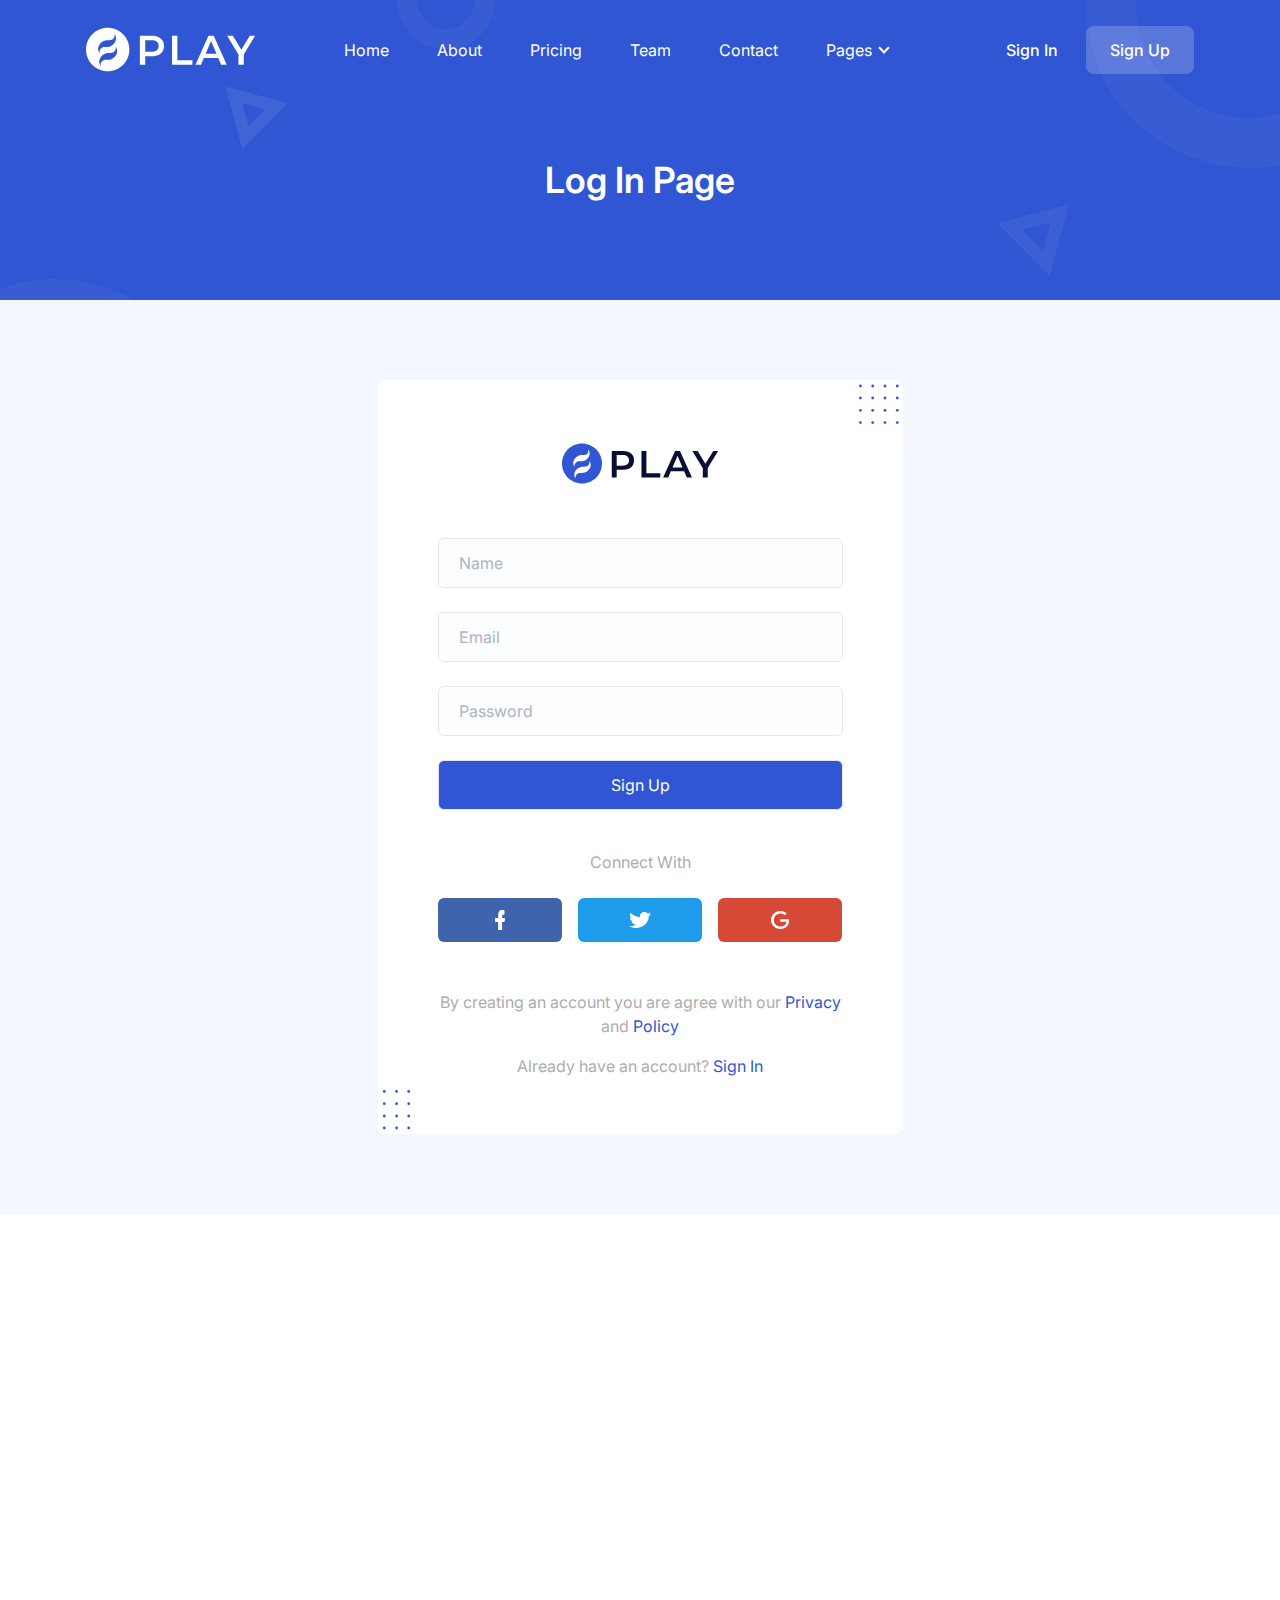
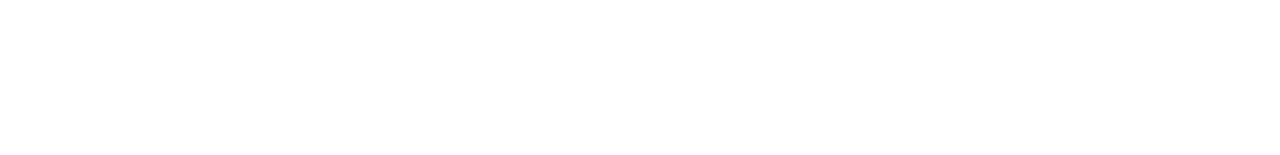
<file: signup.html>
<!DOCTYPE html>
<html lang="en">
  <head>
    <meta charset="UTF-8" />
    <meta http-equiv="X-UA-Compatible" content="IE=edge" />
    <meta name="viewport" content="width=device-width, initial-scale=1.0" />
    <title>Sign Up | Play Tailwind</title>
    <link
      rel="shortcut icon"
      href="assets/images/favicon.png"
      type="image/x-icon"
    />
    <link rel="stylesheet" href="assets/css/animate.css" />
    <link rel="stylesheet" href="assets/css/tailwind.css" />

    <!-- ==== WOW JS ==== -->
    <script src="assets/js/wow.min.js"></script>
    <script>
      new WOW().init();
    </script>
  </head>
  <body>
    <!-- ====== Navbar Section Start -->
    <div
      class="
        ud-header
        bg-transparent
        absolute
        top-0
        left-0
        z-40
        w-full
        flex
        items-center
      "
    >
      <div class="container">
        <div class="flex -mx-4 items-center justify-between relative">
          <div class="px-4 w-60 max-w-full">
            <a href="index.html" class="navbar-logo w-full block py-5">
              <img
                src="assets/images/logo/logo-white.svg"
                alt="logo"
                class="w-full header-logo"
              />
            </a>
          </div>
          <div class="flex px-4 justify-between items-center w-full">
            <div>
              <button
                id="navbarToggler"
                class="
                  block
                  absolute
                  right-4
                  top-1/2
                  -translate-y-1/2
                  lg:hidden
                  focus:ring-2
                  ring-primary
                  px-3
                  py-[6px]
                  rounded-lg
                "
              >
                <span
                  class="relative w-[30px] h-[2px] my-[6px] block bg-white"
                ></span>
                <span
                  class="relative w-[30px] h-[2px] my-[6px] block bg-white"
                ></span>
                <span
                  class="relative w-[30px] h-[2px] my-[6px] block bg-white"
                ></span>
              </button>
              <nav
                id="navbarCollapse"
                class="
                  absolute
                  py-5
                  lg:py-0 lg:px-4
                  xl:px-6
                  bg-white
                  lg:bg-transparent
                  shadow-lg
                  rounded-lg
                  max-w-[250px]
                  w-full
                  lg:max-w-full lg:w-full
                  right-4
                  top-full
                  hidden
                  lg:block lg:static lg:shadow-none
                "
              >
                <ul class="blcok lg:flex">
                  <li class="relative group">
                    <a
                      href="#home"
                      class="
                        ud-menu-scroll
                        text-base text-dark
                        lg:text-white
                        lg:group-hover:opacity-70
                        lg:group-hover:text-white
                        group-hover:text-primary
                        py-2
                        lg:py-6 lg:inline-flex lg:px-0
                        flex
                        mx-8
                        lg:mr-0
                      "
                    >
                      Home
                    </a>
                  </li>
                  <li class="relative group">
                    <a
                      href="/#about"
                      class="
                        ud-menu-scroll
                        text-base text-dark
                        lg:text-white
                        lg:group-hover:opacity-70
                        lg:group-hover:text-white
                        group-hover:text-primary
                        py-2
                        lg:py-6 lg:inline-flex lg:px-0
                        flex
                        mx-8
                        lg:mr-0 lg:ml-7
                        xl:ml-12
                      "
                    >
                      About
                    </a>
                  </li>
                  <li class="relative group">
                    <a
                      href="/#pricing"
                      class="
                        ud-menu-scroll
                        text-base text-dark
                        lg:text-white
                        lg:group-hover:opacity-70
                        lg:group-hover:text-white
                        group-hover:text-primary
                        py-2
                        lg:py-6 lg:inline-flex lg:px-0
                        flex
                        mx-8
                        lg:mr-0 lg:ml-7
                        xl:ml-12
                      "
                    >
                      Pricing
                    </a>
                  </li>
                  <li class="relative group">
                    <a
                      href="/#team"
                      class="
                        ud-menu-scroll
                        text-base text-dark
                        lg:text-white
                        lg:group-hover:opacity-70
                        lg:group-hover:text-white
                        group-hover:text-primary
                        py-2
                        lg:py-6 lg:inline-flex lg:px-0
                        flex
                        mx-8
                        lg:mr-0 lg:ml-7
                        xl:ml-12
                      "
                    >
                      Team
                    </a>
                  </li>
                  <li class="relative group">
                    <a
                      href="/#contact"
                      class="
                        ud-menu-scroll
                        text-base text-dark
                        lg:text-white
                        lg:group-hover:opacity-70
                        lg:group-hover:text-white
                        group-hover:text-primary
                        py-2
                        lg:py-6 lg:inline-flex lg:px-0
                        flex
                        mx-8
                        lg:mr-0 lg:ml-7
                        xl:ml-12
                      "
                    >
                      Contact
                    </a>
                  </li>
                  <li class="relative group submenu-item">
                    <a
                      href="javascript:void(0)"
                      class="
                        text-base text-dark
                        lg:text-white
                        lg:group-hover:opacity-70
                        lg:group-hover:text-white
                        group-hover:text-primary
                        py-2
                        lg:py-6 lg:inline-flex lg:pl-0 lg:pr-4
                        flex
                        mx-8
                        lg:mr-0 lg:ml-8
                        xl:ml-12
                        relative
                        after:absolute
                        after:w-2
                        after:h-2
                        after:border-b-2
                        after:border-r-2
                        after:border-current
                        after:rotate-45
                        lg:after:right-0
                        after:right-1
                        after:top-1/2
                        after:-translate-y-1/2
                        after:mt-[-2px]
                      "
                    >
                      Pages
                    </a>
                    <div
                      class="
                        submenu
                        hidden
                        relative
                        lg:absolute
                        w-[250px]
                        top-full
                        lg:top-[110%]
                        left-0
                        rounded-sm
                        lg:shadow-lg
                        p-4
                        lg:block lg:opacity-0 lg:invisible
                        group-hover:opacity-100
                        lg:group-hover:visible lg:group-hover:top-full
                        bg-white
                        transition-[top]
                        duration-300
                      "
                    >
                      <a
                        href="about.html"
                        class="
                          block
                          text-sm text-body-color
                          rounded
                          hover:text-primary
                          py-[10px]
                          px-4
                        "
                      >
                        About Page
                      </a>
                      <a
                        href="pricing.html"
                        class="
                          block
                          text-sm text-body-color
                          rounded
                          hover:text-primary
                          py-[10px]
                          px-4
                        "
                      >
                        Pricing Page
                      </a>
                      <a
                        href="contact.html"
                        class="
                          block
                          text-sm text-body-color
                          rounded
                          hover:text-primary
                          py-[10px]
                          px-4
                        "
                      >
                        Contact Page
                      </a>
                      <a
                        href="blog-grids.html"
                        class="
                          block
                          text-sm text-body-color
                          rounded
                          hover:text-primary
                          py-[10px]
                          px-4
                        "
                      >
                        Blog Grid Page
                      </a>
                      <a
                        href="blog-details.html"
                        class="
                          block
                          text-sm text-body-color
                          rounded
                          hover:text-primary
                          py-[10px]
                          px-4
                        "
                      >
                        Blog Details Page
                      </a>
                      <a
                        href="signup.html"
                        class="
                          block
                          text-sm text-body-color
                          rounded
                          hover:text-primary
                          py-[10px]
                          px-4
                        "
                      >
                        Sign Up Page
                      </a>
                      <a
                        href="signin.html"
                        class="
                          block
                          text-sm text-body-color
                          rounded
                          hover:text-primary
                          py-[10px]
                          px-4
                        "
                      >
                        Sign In Page
                      </a>
                      <a
                        href="404.html"
                        class="
                          block
                          text-sm text-body-color
                          rounded
                          hover:text-primary
                          py-[10px]
                          px-4
                        "
                      >
                        404 Page
                      </a>
                    </div>
                  </li>
                </ul>
              </nav>
            </div>
            <div class="sm:flex justify-end hidden pr-16 lg:pr-0">
              <a
                href="signin.html"
                class="
                  text-base
                  font-medium
                  text-white
                  hover:opacity-70
                  py-3
                  px-7
                  loginBtn
                "
              >
                Sign In
              </a>
              <a
                href="signup.html"
                class="
                  text-base
                  font-medium
                  text-white
                  bg-white bg-opacity-20
                  rounded-lg
                  py-3
                  px-6
                  hover:bg-opacity-100 hover:text-dark
                  signUpBtn
                  duration-300
                  ease-in-out
                "
              >
                Sign Up
              </a>
            </div>
          </div>
        </div>
      </div>
    </div>
    <!-- ====== Navbar Section End -->

    <!-- ====== Banner Section Start -->
    <div
      class="
        relative
        z-10
        pt-[120px]
        md:pt-[130px]
        lg:pt-[160px]
        pb-[100px]
        bg-primary
        overflow-hidden
      "
    >
      <div class="container">
        <div class="flex flex-wrap items-center -mx-4">
          <div class="w-full px-4">
            <div class="text-center">
              <h1 class="font-semibold text-white text-4xl">Log In Page</h1>
            </div>
          </div>
        </div>
      </div>
      <div>
        <span class="absolute top-0 left-0 z-[-1]">
          <svg
            width="495"
            height="470"
            viewBox="0 0 495 470"
            fill="none"
            xmlns="http://www.w3.org/2000/svg"
          >
            <circle
              cx="55"
              cy="442"
              r="138"
              stroke="white"
              stroke-opacity="0.04"
              stroke-width="50"
            />
            <circle
              cx="446"
              r="39"
              stroke="white"
              stroke-opacity="0.04"
              stroke-width="20"
            />
            <path
              d="M245.406 137.609L233.985 94.9852L276.609 106.406L245.406 137.609Z"
              stroke="white"
              stroke-opacity="0.08"
              stroke-width="12"
            />
          </svg>
        </span>
        <span class="absolute top-0 right-0 z-[-1]">
          <svg
            width="493"
            height="470"
            viewBox="0 0 493 470"
            fill="none"
            xmlns="http://www.w3.org/2000/svg"
          >
            <circle
              cx="462"
              cy="5"
              r="138"
              stroke="white"
              stroke-opacity="0.04"
              stroke-width="50"
            />
            <circle
              cx="49"
              cy="470"
              r="39"
              stroke="white"
              stroke-opacity="0.04"
              stroke-width="20"
            />
            <path
              d="M222.393 226.701L272.808 213.192L259.299 263.607L222.393 226.701Z"
              stroke="white"
              stroke-opacity="0.06"
              stroke-width="13"
            />
          </svg>
        </span>
      </div>
    </div>
    <!-- ====== Banner Section End -->

    <!-- ====== Forms Section Start -->
    <section class="bg-[#F4F7FF] py-14 lg:py-20">
      <div class="container">
        <div class="flex flex-wrap -mx-4">
          <div class="w-full px-4">
            <div
              class="
                max-w-[525px]
                mx-auto
                text-center
                bg-white
                rounded-lg
                relative
                overflow-hidden
                py-14
                px-8
                sm:px-12
                md:px-[60px]
                wow
                fadeInUp
              "
              data-wow-delay=".15s"
            >
              <div class="mb-10 text-center">
                <a
                  href="javascript:void(0)"
                  class="inline-block max-w-[160px] mx-auto"
                >
                  <img src="assets/images/logo/logo.svg" alt="logo" />
                </a>
              </div>
              <form>
                <div class="mb-6">
                  <input
                    type="text"
                    placeholder="Name"
                    class="
                      w-full
                      rounded-md
                      border
                      bordder-[#E9EDF4]
                      py-3
                      px-5
                      bg-[#FCFDFE]
                      text-base text-body-color
                      placeholder-[#ACB6BE]
                      outline-none
                      focus-visible:shadow-none
                      focus:border-primary
                      transition
                    "
                  />
                </div>
                <div class="mb-6">
                  <input
                    type="email"
                    placeholder="Email"
                    class="
                      w-full
                      rounded-md
                      border
                      bordder-[#E9EDF4]
                      py-3
                      px-5
                      bg-[#FCFDFE]
                      text-base text-body-color
                      placeholder-[#ACB6BE]
                      outline-none
                      focus-visible:shadow-none
                      focus:border-primary
                      transition
                    "
                  />
                </div>
                <div class="mb-6">
                  <input
                    type="password"
                    placeholder="Password"
                    class="
                      w-full
                      rounded-md
                      border
                      bordder-[#E9EDF4]
                      py-3
                      px-5
                      bg-[#FCFDFE]
                      text-base text-body-color
                      placeholder-[#ACB6BE]
                      outline-none
                      focus-visible:shadow-none
                      focus:border-primary
                      transition
                    "
                  />
                </div>
                <div class="mb-10">
                  <input
                    type="submit"
                    value="Sign Up"
                    class="
                      w-full
                      rounded-md
                      border
                      bordder-primary
                      py-3
                      px-5
                      bg-primary
                      text-base text-white
                      cursor-pointer
                      hover:shadow-md
                      transition
                      duration-300
                      ease-in-out
                    "
                  />
                </div>
              </form>
              <p class="text-base mb-6 text-[#adadad]">Connect With</p>
              <ul class="flex justify-between -mx-2 mb-12">
                <li class="px-2 w-full">
                  <a
                    href="javascript:void(0)"
                    class="
                      flex
                      h-11
                      items-center
                      justify-center
                      rounded-md
                      bg-[#4064AC]
                      hover:bg-opacity-90
                      transition
                    "
                  >
                    <svg
                      width="10"
                      height="20"
                      viewBox="0 0 10 20"
                      fill="none"
                      xmlns="http://www.w3.org/2000/svg"
                    >
                      <path
                        d="M9.29878 8H7.74898H7.19548V7.35484V5.35484V4.70968H7.74898H8.91133C9.21575 4.70968 9.46483 4.45161 9.46483 4.06452V0.645161C9.46483 0.290323 9.24343 0 8.91133 0H6.89106C4.70474 0 3.18262 1.80645 3.18262 4.48387V7.29032V7.93548H2.62912H0.747223C0.359774 7.93548 0 8.29032 0 8.80645V11.129C0 11.5806 0.304424 12 0.747223 12H2.57377H3.12727V12.6452V19.129C3.12727 19.5806 3.43169 20 3.87449 20H6.47593C6.64198 20 6.78036 19.9032 6.89106 19.7742C7.00176 19.6452 7.08478 19.4194 7.08478 19.2258V12.6774V12.0323H7.66596H8.91133C9.2711 12.0323 9.54785 11.7742 9.6032 11.3871V11.3548V11.3226L9.99065 9.09677C10.0183 8.87097 9.99065 8.6129 9.8246 8.35484C9.76925 8.19355 9.52018 8.03226 9.29878 8Z"
                        fill="white"
                      />
                    </svg>
                  </a>
                </li>
                <li class="px-2 w-full">
                  <a
                    href="javascript:void(0)"
                    class="
                      flex
                      h-11
                      items-center
                      justify-center
                      rounded-md
                      bg-[#1C9CEA]
                      hover:bg-opacity-90
                      transition
                    "
                  >
                    <svg
                      width="22"
                      height="16"
                      viewBox="0 0 22 16"
                      fill="none"
                      xmlns="http://www.w3.org/2000/svg"
                    >
                      <path
                        d="M19.5516 2.75538L20.9 1.25245C21.2903 0.845401 21.3968 0.53229 21.4323 0.375734C20.3677 0.939335 19.3742 1.1272 18.7355 1.1272H18.4871L18.3452 1.00196C17.4935 0.344423 16.429 0 15.2935 0C12.8097 0 10.8581 1.81605 10.8581 3.91389C10.8581 4.03914 10.8581 4.22701 10.8935 4.35225L11 4.97847L10.2548 4.94716C5.7129 4.82192 1.9871 1.37769 1.38387 0.782779C0.390323 2.34834 0.958064 3.85127 1.56129 4.79061L2.76774 6.54403L0.851613 5.6047C0.887097 6.91977 1.45484 7.95303 2.55484 8.7045L3.5129 9.33072L2.55484 9.67515C3.15806 11.272 4.50645 11.9296 5.5 12.18L6.8129 12.4932L5.57097 13.2446C3.58387 14.4971 1.1 14.4031 0 14.3092C2.23548 15.6869 4.89677 16 6.74194 16C8.12581 16 9.15484 15.8748 9.40322 15.7808C19.3387 13.7143 19.8 5.8865 19.8 4.32094V4.10176L20.0129 3.97652C21.2194 2.97456 21.7161 2.44227 22 2.12916C21.8935 2.16047 21.7516 2.22309 21.6097 2.2544L19.5516 2.75538Z"
                        fill="white"
                      />
                    </svg>
                  </a>
                </li>
                <li class="px-2 w-full">
                  <a
                    href="javascript:void(0)"
                    class="
                      flex
                      h-11
                      items-center
                      justify-center
                      rounded-md
                      bg-[#D64937]
                      hover:bg-opacity-90
                      transition
                    "
                  >
                    <svg
                      width="18"
                      height="18"
                      viewBox="0 0 18 18"
                      fill="none"
                      xmlns="http://www.w3.org/2000/svg"
                    >
                      <path
                        d="M17.8477 8.17132H9.29628V10.643H15.4342C15.1065 14.0743 12.2461 15.5574 9.47506 15.5574C5.95916 15.5574 2.8306 12.8821 2.8306 9.01461C2.8306 5.29251 5.81018 2.47185 9.47506 2.47185C12.2759 2.47185 13.9742 4.24567 13.9742 4.24567L15.7024 2.47185C15.7024 2.47185 13.3783 0.000145544 9.35587 0.000145544C4.05223 -0.0289334 0 4.30383 0 8.98553C0 13.5218 3.81386 18 9.44526 18C14.4212 18 17.9967 14.7141 17.9967 9.79974C18.0264 8.78198 17.8477 8.17132 17.8477 8.17132Z"
                        fill="white"
                      />
                    </svg>
                  </a>
                </li>
              </ul>

              <p class="text-base text-[#adadad] mb-4">
                By creating an account you are agree with our
                <a
                  href="javascript:void(0)"
                  class="text-primary hover:underline"
                >
                  Privacy
                </a>
                and
                <a
                  href="javascript:void(0)"
                  class="text-primary hover:underline"
                >
                  Policy
                </a>
              </p>

              <p class="text-base text-[#adadad]">
                Already have an account?
                <a href="signin.html" class="text-primary hover:underline">
                  Sign In
                </a>
              </p>

              <div>
                <span class="absolute top-1 right-1">
                  <svg
                    width="40"
                    height="40"
                    viewBox="0 0 40 40"
                    fill="none"
                    xmlns="http://www.w3.org/2000/svg"
                  >
                    <circle
                      cx="1.39737"
                      cy="38.6026"
                      r="1.39737"
                      transform="rotate(-90 1.39737 38.6026)"
                      fill="#3056D3"
                    />
                    <circle
                      cx="1.39737"
                      cy="1.99122"
                      r="1.39737"
                      transform="rotate(-90 1.39737 1.99122)"
                      fill="#3056D3"
                    />
                    <circle
                      cx="13.6943"
                      cy="38.6026"
                      r="1.39737"
                      transform="rotate(-90 13.6943 38.6026)"
                      fill="#3056D3"
                    />
                    <circle
                      cx="13.6943"
                      cy="1.99122"
                      r="1.39737"
                      transform="rotate(-90 13.6943 1.99122)"
                      fill="#3056D3"
                    />
                    <circle
                      cx="25.9911"
                      cy="38.6026"
                      r="1.39737"
                      transform="rotate(-90 25.9911 38.6026)"
                      fill="#3056D3"
                    />
                    <circle
                      cx="25.9911"
                      cy="1.99122"
                      r="1.39737"
                      transform="rotate(-90 25.9911 1.99122)"
                      fill="#3056D3"
                    />
                    <circle
                      cx="38.288"
                      cy="38.6026"
                      r="1.39737"
                      transform="rotate(-90 38.288 38.6026)"
                      fill="#3056D3"
                    />
                    <circle
                      cx="38.288"
                      cy="1.99122"
                      r="1.39737"
                      transform="rotate(-90 38.288 1.99122)"
                      fill="#3056D3"
                    />
                    <circle
                      cx="1.39737"
                      cy="26.3057"
                      r="1.39737"
                      transform="rotate(-90 1.39737 26.3057)"
                      fill="#3056D3"
                    />
                    <circle
                      cx="13.6943"
                      cy="26.3057"
                      r="1.39737"
                      transform="rotate(-90 13.6943 26.3057)"
                      fill="#3056D3"
                    />
                    <circle
                      cx="25.9911"
                      cy="26.3057"
                      r="1.39737"
                      transform="rotate(-90 25.9911 26.3057)"
                      fill="#3056D3"
                    />
                    <circle
                      cx="38.288"
                      cy="26.3057"
                      r="1.39737"
                      transform="rotate(-90 38.288 26.3057)"
                      fill="#3056D3"
                    />
                    <circle
                      cx="1.39737"
                      cy="14.0086"
                      r="1.39737"
                      transform="rotate(-90 1.39737 14.0086)"
                      fill="#3056D3"
                    />
                    <circle
                      cx="13.6943"
                      cy="14.0086"
                      r="1.39737"
                      transform="rotate(-90 13.6943 14.0086)"
                      fill="#3056D3"
                    />
                    <circle
                      cx="25.9911"
                      cy="14.0086"
                      r="1.39737"
                      transform="rotate(-90 25.9911 14.0086)"
                      fill="#3056D3"
                    />
                    <circle
                      cx="38.288"
                      cy="14.0086"
                      r="1.39737"
                      transform="rotate(-90 38.288 14.0086)"
                      fill="#3056D3"
                    />
                  </svg>
                </span>
                <span class="absolute left-1 bottom-1">
                  <svg
                    width="29"
                    height="40"
                    viewBox="0 0 29 40"
                    fill="none"
                    xmlns="http://www.w3.org/2000/svg"
                  >
                    <circle
                      cx="2.288"
                      cy="25.9912"
                      r="1.39737"
                      transform="rotate(-90 2.288 25.9912)"
                      fill="#3056D3"
                    />
                    <circle
                      cx="14.5849"
                      cy="25.9911"
                      r="1.39737"
                      transform="rotate(-90 14.5849 25.9911)"
                      fill="#3056D3"
                    />
                    <circle
                      cx="26.7216"
                      cy="25.9911"
                      r="1.39737"
                      transform="rotate(-90 26.7216 25.9911)"
                      fill="#3056D3"
                    />
                    <circle
                      cx="2.288"
                      cy="13.6944"
                      r="1.39737"
                      transform="rotate(-90 2.288 13.6944)"
                      fill="#3056D3"
                    />
                    <circle
                      cx="14.5849"
                      cy="13.6943"
                      r="1.39737"
                      transform="rotate(-90 14.5849 13.6943)"
                      fill="#3056D3"
                    />
                    <circle
                      cx="26.7216"
                      cy="13.6943"
                      r="1.39737"
                      transform="rotate(-90 26.7216 13.6943)"
                      fill="#3056D3"
                    />
                    <circle
                      cx="2.288"
                      cy="38.0087"
                      r="1.39737"
                      transform="rotate(-90 2.288 38.0087)"
                      fill="#3056D3"
                    />
                    <circle
                      cx="2.288"
                      cy="1.39739"
                      r="1.39737"
                      transform="rotate(-90 2.288 1.39739)"
                      fill="#3056D3"
                    />
                    <circle
                      cx="14.5849"
                      cy="38.0089"
                      r="1.39737"
                      transform="rotate(-90 14.5849 38.0089)"
                      fill="#3056D3"
                    />
                    <circle
                      cx="26.7216"
                      cy="38.0089"
                      r="1.39737"
                      transform="rotate(-90 26.7216 38.0089)"
                      fill="#3056D3"
                    />
                    <circle
                      cx="14.5849"
                      cy="1.39761"
                      r="1.39737"
                      transform="rotate(-90 14.5849 1.39761)"
                      fill="#3056D3"
                    />
                    <circle
                      cx="26.7216"
                      cy="1.39761"
                      r="1.39737"
                      transform="rotate(-90 26.7216 1.39761)"
                      fill="#3056D3"
                    />
                  </svg>
                </span>
              </div>
            </div>
          </div>
        </div>
      </div>
    </section>
    <!-- ====== Forms Section End -->

    <!-- ====== Footer Section Start -->
    <footer
      class="bg-black pt-20 lg:pt-[120px] relative z-10 wow fadeInUp"
      data-wow-delay=".15s"
    >
      <div class="container">
        <div class="flex flex-wrap -mx-4">
          <div class="w-full sm:w-1/2 md:w-1/2 lg:w-4/12 xl:w-3/12 px-4">
            <div class="w-full mb-10">
              <a
                href="javascript:void(0)"
                class="inline-block max-w-[160px] mb-6"
              >
                <img
                  src="assets/images/logo/logo-white.svg"
                  alt="logo"
                  class="max-w-full"
                />
              </a>
              <p class="text-base text-[#f3f4fe] mb-7">
                We create digital experiences for brands and companies by using
                technology.
              </p>
              <div class="flex items-center -mx-3">
                <a
                  href="javascript:void(0)"
                  class="px-3 text-[#dddddd] hover:text-white"
                >
                  <svg
                    width="10"
                    height="18"
                    viewBox="0 0 10 18"
                    class="fill-current"
                  >
                    <path
                      d="M9.00007 6.82105H7.50006H6.96434V6.27097V4.56571V4.01562H7.50006H8.62507C8.91971 4.01562 9.16078 3.79559 9.16078 3.46554V0.550085C9.16078 0.247538 8.9465 0 8.62507 0H6.66969C4.55361 0 3.08038 1.54024 3.08038 3.82309V6.21596V6.76605H2.54466H0.72322C0.348217 6.76605 0 7.06859 0 7.50866V9.48897C0 9.87402 0.294645 10.2316 0.72322 10.2316H2.49109H3.02681V10.7817V16.31C3.02681 16.6951 3.32145 17.0526 3.75003 17.0526H6.26791C6.42862 17.0526 6.56255 16.9701 6.66969 16.8601C6.77684 16.7501 6.8572 16.5576 6.8572 16.3925V10.8092V10.2591H7.4197H8.62507C8.97328 10.2591 9.24114 10.0391 9.29471 9.709V9.6815V9.65399L9.66972 7.7562C9.6965 7.56367 9.66972 7.34363 9.509 7.1236C9.45543 6.98608 9.21436 6.84856 9.00007 6.82105Z"
                    />
                  </svg>
                </a>
                <a
                  href="javascript:void(0)"
                  class="px-3 text-[#dddddd] hover:text-white"
                >
                  <svg
                    width="19"
                    height="15"
                    viewBox="0 0 19 15"
                    class="fill-current"
                  >
                    <path
                      d="M16.2622 3.17878L17.33 1.93293C17.6391 1.59551 17.7234 1.33595 17.7515 1.20618C16.9085 1.67337 16.1217 1.82911 15.6159 1.82911H15.4192L15.3068 1.72528C14.6324 1.18022 13.7894 0.894714 12.8902 0.894714C10.9233 0.894714 9.37779 2.40012 9.37779 4.13913C9.37779 4.24295 9.37779 4.39868 9.40589 4.5025L9.49019 5.02161L8.90009 4.99565C5.30334 4.89183 2.35288 2.03675 1.87518 1.5436C1.08839 2.84136 1.53799 4.08722 2.01568 4.86587L2.97107 6.31937L1.45369 5.54071C1.48179 6.63084 1.93138 7.48736 2.80247 8.11029L3.56116 8.62939L2.80247 8.9149C3.28017 10.2386 4.34795 10.7837 5.13474 10.9913L6.17443 11.2509L5.19094 11.8738C3.61736 12.912 1.65039 12.8342 0.779297 12.7563C2.54957 13.8983 4.65705 14.1579 6.11823 14.1579C7.21412 14.1579 8.02901 14.0541 8.2257 13.9762C16.0936 12.2631 16.4589 5.77431 16.4589 4.47655V4.29486L16.6275 4.19104C17.5829 3.36047 17.9763 2.91923 18.2011 2.65967C18.1168 2.68563 18.0044 2.73754 17.892 2.7635L16.2622 3.17878Z"
                    />
                  </svg>
                </a>
                <a
                  href="javascript:void(0)"
                  class="px-3 text-[#dddddd] hover:text-white"
                >
                  <svg
                    width="18"
                    height="18"
                    viewBox="0 0 18 18"
                    class="fill-current"
                  >
                    <path
                      d="M8.91688 12.4995C10.6918 12.4995 12.1306 11.0911 12.1306 9.35385C12.1306 7.61655 10.6918 6.20819 8.91688 6.20819C7.14197 6.20819 5.70312 7.61655 5.70312 9.35385C5.70312 11.0911 7.14197 12.4995 8.91688 12.4995Z"
                    />
                    <path
                      d="M12.4078 0.947388H5.37075C2.57257 0.947388 0.300781 3.17104 0.300781 5.90993V12.7436C0.300781 15.5367 2.57257 17.7604 5.37075 17.7604H12.3524C15.2059 17.7604 17.4777 15.5367 17.4777 12.7978V5.90993C17.4777 3.17104 15.2059 0.947388 12.4078 0.947388ZM8.91696 13.4758C6.56206 13.4758 4.70584 11.6047 4.70584 9.35389C4.70584 7.10312 6.58976 5.23199 8.91696 5.23199C11.2165 5.23199 13.1004 7.10312 13.1004 9.35389C13.1004 11.6047 11.2442 13.4758 8.91696 13.4758ZM14.735 5.61164C14.4579 5.90993 14.0423 6.07264 13.5714 6.07264C13.1558 6.07264 12.7402 5.90993 12.4078 5.61164C12.103 5.31334 11.9368 4.9337 11.9368 4.47269C11.9368 4.01169 12.103 3.65916 12.4078 3.33375C12.7125 3.00834 13.1004 2.84563 13.5714 2.84563C13.9869 2.84563 14.4302 3.00834 14.735 3.30663C15.012 3.65916 15.2059 4.06593 15.2059 4.49981C15.1782 4.9337 15.012 5.31334 14.735 5.61164Z"
                    />
                    <path
                      d="M13.5985 3.82184C13.2383 3.82184 12.9336 4.12013 12.9336 4.47266C12.9336 4.82519 13.2383 5.12349 13.5985 5.12349C13.9587 5.12349 14.2634 4.82519 14.2634 4.47266C14.2634 4.12013 13.9864 3.82184 13.5985 3.82184Z"
                    />
                  </svg>
                </a>
                <a
                  href="javascript:void(0)"
                  class="px-3 text-[#dddddd] hover:text-white"
                >
                  <svg
                    width="18"
                    height="18"
                    viewBox="0 0 18 18"
                    class="fill-current"
                  >
                    <path
                      d="M16.7821 0.947388H1.84847C1.14272 0.947388 0.578125 1.49747 0.578125 2.18508V16.7623C0.578125 17.4224 1.14272 18 1.84847 18H16.7257C17.4314 18 17.996 17.4499 17.996 16.7623V2.15757C18.0525 1.49747 17.4879 0.947388 16.7821 0.947388ZM5.7442 15.4421H3.17528V7.32837H5.7442V15.4421ZM4.44563 6.2007C3.59873 6.2007 2.94944 5.5406 2.94944 4.74297C2.94944 3.94535 3.62696 3.28525 4.44563 3.28525C5.26429 3.28525 5.94181 3.94535 5.94181 4.74297C5.94181 5.5406 5.32075 6.2007 4.44563 6.2007ZM15.4835 15.4421H12.9146V11.509C12.9146 10.5739 12.8864 9.33618 11.5596 9.33618C10.2045 9.33618 10.0069 10.3813 10.0069 11.4265V15.4421H7.438V7.32837H9.95046V8.45605H9.9787C10.3457 7.79594 11.1644 7.13584 12.4347 7.13584C15.0601 7.13584 15.54 8.7861 15.54 11.0414V15.4421H15.4835Z"
                    />
                  </svg>
                </a>
              </div>
            </div>
          </div>
          <div class="w-full sm:w-1/2 md:w-1/2 lg:w-2/12 xl:w-2/12 px-4">
            <div class="w-full mb-10">
              <h4 class="text-white text-lg font-semibold mb-9">About Us</h4>
              <ul>
                <li>
                  <a
                    href="javascript:void(0)"
                    class="
                      inline-block
                      text-base text-[#f3f4fe]
                      hover:text-primary
                      leading-loose
                      mb-2
                    "
                  >
                    Home
                  </a>
                </li>
                <li>
                  <a
                    href="javascript:void(0)"
                    class="
                      inline-block
                      text-base text-[#f3f4fe]
                      hover:text-primary
                      leading-loose
                      mb-2
                    "
                  >
                    Features
                  </a>
                </li>
                <li>
                  <a
                    href="javascript:void(0)"
                    class="
                      inline-block
                      text-base text-[#f3f4fe]
                      hover:text-primary
                      leading-loose
                      mb-2
                    "
                  >
                    About
                  </a>
                </li>
                <li>
                  <a
                    href="javascript:void(0)"
                    class="
                      inline-block
                      text-base text-[#f3f4fe]
                      hover:text-primary
                      leading-loose
                      mb-2
                    "
                  >
                    Testimonial
                  </a>
                </li>
              </ul>
            </div>
          </div>
          <div class="w-full sm:w-1/2 md:w-1/2 lg:w-3/12 xl:w-2/12 px-4">
            <div class="w-full mb-10">
              <h4 class="text-white text-lg font-semibold mb-9">Features</h4>
              <ul>
                <li>
                  <a
                    href="javascript:void(0)"
                    class="
                      inline-block
                      text-base text-[#f3f4fe]
                      hover:text-primary
                      leading-loose
                      mb-2
                    "
                  >
                    How it works
                  </a>
                </li>
                <li>
                  <a
                    href="javascript:void(0)"
                    class="
                      inline-block
                      text-base text-[#f3f4fe]
                      hover:text-primary
                      leading-loose
                      mb-2
                    "
                  >
                    Privacy policy
                  </a>
                </li>
                <li>
                  <a
                    href="javascript:void(0)"
                    class="
                      inline-block
                      text-base text-[#f3f4fe]
                      hover:text-primary
                      leading-loose
                      mb-2
                    "
                  >
                    Terms of Service
                  </a>
                </li>
                <li>
                  <a
                    href="javascript:void(0)"
                    class="
                      inline-block
                      text-base text-[#f3f4fe]
                      hover:text-primary
                      leading-loose
                      mb-2
                    "
                  >
                    Refund policy
                  </a>
                </li>
              </ul>
            </div>
          </div>
          <div class="w-full sm:w-1/2 md:w-1/2 lg:w-3/12 xl:w-2/12 px-4">
            <div class="w-full mb-10">
              <h4 class="text-white text-lg font-semibold mb-9">
                Our Products
              </h4>
              <ul>
                <li>
                  <a
                    href="javascript:void(0)"
                    class="
                      inline-block
                      text-base text-[#f3f4fe]
                      hover:text-primary
                      leading-loose
                      mb-2
                    "
                  >
                    LineIcons
                  </a>
                </li>
                <li>
                  <a
                    href="javascript:void(0)"
                    class="
                      inline-block
                      text-base text-[#f3f4fe]
                      hover:text-primary
                      leading-loose
                      mb-2
                    "
                  >
                    Ecommerce HTML
                  </a>
                </li>
                <li>
                  <a
                    href="javascript:void(0)"
                    class="
                      inline-block
                      text-base text-[#f3f4fe]
                      hover:text-primary
                      leading-loose
                      mb-2
                    "
                  >
                    Ayro UI
                  </a>
                </li>
                <li>
                  <a
                    href="javascript:void(0)"
                    class="
                      inline-block
                      text-base text-[#f3f4fe]
                      hover:text-primary
                      leading-loose
                      mb-2
                    "
                  >
                    PlainAdmin
                  </a>
                </li>
              </ul>
            </div>
          </div>
          <div class="w-full md:w-2/3 lg:w-6/12 xl:w-3/12 px-4">
            <div class="w-full mb-10">
              <h4 class="text-white text-lg font-semibold mb-9">Partners</h4>
              <ul class="flex flex-wrap items-center">
                <li>
                  <a
                    href="https://tailgrids.com"
                    rel="nofollow noopner"
                    target="_blank"
                    class="
                      block
                      mb-6
                      mr-5
                      max-w-[120px]
                      xl:max-w-[100px]
                      2xl:max-w-[120px]
                    "
                  >
                    <img
                      src="assets/images/footer/brands/tailgrids.svg"
                      alt="tailgrids"
                    />
                  </a>
                </li>
                <li>
                  <a
                    href="https://ayroui.com"
                    rel="nofollow noopner"
                    target="_blank"
                    class="
                      block
                      mb-6
                      mr-5
                      max-w-[120px]
                      xl:max-w-[100px]
                      2xl:max-w-[120px]
                    "
                  >
                    <img
                      src="assets/images/footer/brands/ayroui.svg"
                      alt="ayroui"
                    />
                  </a>
                </li>
                <li>
                  <a
                    href="https://ecommercehtml.com"
                    rel="nofollow noopner"
                    target="_blank"
                    class="
                      block
                      mb-6
                      mr-5
                      max-w-[120px]
                      xl:max-w-[100px]
                      2xl:max-w-[120px]
                    "
                  >
                    <img
                      src="assets/images/footer/brands/ecommerce-html.svg"
                      alt="ecommerce-html"
                    />
                  </a>
                </li>
                <li>
                  <a
                    href="https://graygrids.com"
                    rel="nofollow noopner"
                    target="_blank"
                    class="
                      block
                      mb-6
                      mr-5
                      max-w-[120px]
                      xl:max-w-[100px]
                      2xl:max-w-[120px]
                    "
                  >
                    <img
                      src="assets/images/footer/brands/graygrids.svg"
                      alt="graygrids"
                    />
                  </a>
                </li>
                <li>
                  <a
                    href="https://lineicons.com"
                    rel="nofollow noopner"
                    target="_blank"
                    class="
                      block
                      mb-6
                      mr-5
                      max-w-[120px]
                      xl:max-w-[100px]
                      2xl:max-w-[120px]
                    "
                  >
                    <img
                      src="assets/images/footer/brands/lineicons.svg"
                      alt="lineicons"
                    />
                  </a>
                </li>
                <li>
                  <a
                    href="https://uideck.com"
                    rel="nofollow noopner"
                    target="_blank"
                    class="
                      block
                      mb-6
                      mr-5
                      max-w-[120px]
                      xl:max-w-[100px]
                      2xl:max-w-[120px]
                    "
                  >
                    <img
                      src="assets/images/footer/brands/uideck.svg"
                      alt="uideck"
                    />
                  </a>
                </li>
              </ul>
            </div>
          </div>
        </div>
      </div>

      <div class="border-t border-opacity-40 py-8 mt-12 lg:mt-[60px]">
        <div class="container">
          <div class="flex flex-wrap -mx-4">
            <div class="w-full md:w-2/3 lg:w-1/2 px-4">
              <div class="my-1">
                <div
                  class="
                    flex
                    items-center
                    justify-center
                    md:justify-start
                    -mx-3
                  "
                >
                  <a
                    href="javascript:void(0)"
                    class="text-base text-[#f3f4fe] hover:text-primary px-3"
                  >
                    Privacy policy
                  </a>
                  <a
                    href="javascript:void(0)"
                    class="text-base text-[#f3f4fe] hover:text-primary px-3"
                  >
                    Legal notice
                  </a>
                  <a
                    href="javascript:void(0)"
                    class="text-base text-[#f3f4fe] hover:text-primary px-3"
                  >
                    Terms of service
                  </a>
                </div>
              </div>
            </div>
            <div class="w-full md:w-1/3 lg:w-1/2 px-4">
              <div class="flex justify-center md:justify-end my-1">
                <p class="text-base text-[#f3f4fe]">
                  Designed and Developed by
                  <a
                    href="https://tailgrids.com"
                    rel="nofollow noopner"
                    target="_blank"
                    class="text-primary hover:underline"
                  >
                    TailGrids and UIdeck
                  </a>
                </p>
              </div>
            </div>
          </div>
        </div>
      </div>

      <div>
        <span class="absolute left-0 top-0 z-[-1]">
          <img src="assets/images/footer/shape-1.svg" alt="" />
        </span>

        <span class="absolute bottom-0 right-0 z-[-1]">
          <img src="assets/images/footer/shape-3.svg" alt="" />
        </span>

        <span class="absolute top-0 right-0 z-[-1]">
          <svg
            width="102"
            height="102"
            viewBox="0 0 102 102"
            fill="none"
            xmlns="http://www.w3.org/2000/svg"
          >
            <path
              d="M1.8667 33.1956C2.89765 33.1956 3.7334 34.0318 3.7334 35.0633C3.7334 36.0947 2.89765 36.9309 1.8667 36.9309C0.835744 36.9309 4.50645e-08 36.0947 0 35.0633C-4.50645e-08 34.0318 0.835744 33.1956 1.8667 33.1956Z"
              fill="white"
              fill-opacity="0.08"
            ></path>
            <path
              d="M18.2939 33.1956C19.3249 33.1956 20.1606 34.0318 20.1606 35.0633C20.1606 36.0947 19.3249 36.9309 18.2939 36.9309C17.263 36.9309 16.4272 36.0947 16.4272 35.0633C16.4272 34.0318 17.263 33.1956 18.2939 33.1956Z"
              fill="white"
              fill-opacity="0.08"
            ></path>
            <path
              d="M34.7209 33.195C35.7519 33.195 36.5876 34.0311 36.5876 35.0626C36.5876 36.0941 35.7519 36.9303 34.7209 36.9303C33.69 36.9303 32.8542 36.0941 32.8542 35.0626C32.8542 34.0311 33.69 33.195 34.7209 33.195Z"
              fill="white"
              fill-opacity="0.08"
            ></path>
            <path
              d="M50.9341 33.195C51.965 33.195 52.8008 34.0311 52.8008 35.0626C52.8008 36.0941 51.965 36.9303 50.9341 36.9303C49.9031 36.9303 49.0674 36.0941 49.0674 35.0626C49.0674 34.0311 49.9031 33.195 50.9341 33.195Z"
              fill="white"
              fill-opacity="0.08"
            ></path>
            <path
              d="M1.8667 16.7605C2.89765 16.7605 3.7334 17.5966 3.7334 18.6281C3.7334 19.6596 2.89765 20.4957 1.8667 20.4957C0.835744 20.4957 4.50645e-08 19.6596 0 18.6281C-4.50645e-08 17.5966 0.835744 16.7605 1.8667 16.7605Z"
              fill="white"
              fill-opacity="0.08"
            ></path>
            <path
              d="M18.2939 16.7605C19.3249 16.7605 20.1606 17.5966 20.1606 18.6281C20.1606 19.6596 19.3249 20.4957 18.2939 20.4957C17.263 20.4957 16.4272 19.6596 16.4272 18.6281C16.4272 17.5966 17.263 16.7605 18.2939 16.7605Z"
              fill="white"
              fill-opacity="0.08"
            ></path>
            <path
              d="M34.7209 16.7605C35.7519 16.7605 36.5876 17.5966 36.5876 18.6281C36.5876 19.6596 35.7519 20.4957 34.7209 20.4957C33.69 20.4957 32.8542 19.6596 32.8542 18.6281C32.8542 17.5966 33.69 16.7605 34.7209 16.7605Z"
              fill="white"
              fill-opacity="0.08"
            ></path>
            <path
              d="M50.9341 16.7605C51.965 16.7605 52.8008 17.5966 52.8008 18.6281C52.8008 19.6596 51.965 20.4957 50.9341 20.4957C49.9031 20.4957 49.0674 19.6596 49.0674 18.6281C49.0674 17.5966 49.9031 16.7605 50.9341 16.7605Z"
              fill="white"
              fill-opacity="0.08"
            ></path>
            <path
              d="M1.8667 0.324951C2.89765 0.324951 3.7334 1.16115 3.7334 2.19261C3.7334 3.22408 2.89765 4.06024 1.8667 4.06024C0.835744 4.06024 4.50645e-08 3.22408 0 2.19261C-4.50645e-08 1.16115 0.835744 0.324951 1.8667 0.324951Z"
              fill="white"
              fill-opacity="0.08"
            ></path>
            <path
              d="M18.2939 0.324951C19.3249 0.324951 20.1606 1.16115 20.1606 2.19261C20.1606 3.22408 19.3249 4.06024 18.2939 4.06024C17.263 4.06024 16.4272 3.22408 16.4272 2.19261C16.4272 1.16115 17.263 0.324951 18.2939 0.324951Z"
              fill="white"
              fill-opacity="0.08"
            ></path>
            <path
              d="M34.7209 0.325302C35.7519 0.325302 36.5876 1.16147 36.5876 2.19293C36.5876 3.2244 35.7519 4.06056 34.7209 4.06056C33.69 4.06056 32.8542 3.2244 32.8542 2.19293C32.8542 1.16147 33.69 0.325302 34.7209 0.325302Z"
              fill="white"
              fill-opacity="0.08"
            ></path>
            <path
              d="M50.9341 0.325302C51.965 0.325302 52.8008 1.16147 52.8008 2.19293C52.8008 3.2244 51.965 4.06056 50.9341 4.06056C49.9031 4.06056 49.0674 3.2244 49.0674 2.19293C49.0674 1.16147 49.9031 0.325302 50.9341 0.325302Z"
              fill="white"
              fill-opacity="0.08"
            ></path>
            <path
              d="M66.9037 33.1956C67.9346 33.1956 68.7704 34.0318 68.7704 35.0633C68.7704 36.0947 67.9346 36.9309 66.9037 36.9309C65.8727 36.9309 65.037 36.0947 65.037 35.0633C65.037 34.0318 65.8727 33.1956 66.9037 33.1956Z"
              fill="white"
              fill-opacity="0.08"
            ></path>
            <path
              d="M83.3307 33.1956C84.3616 33.1956 85.1974 34.0318 85.1974 35.0633C85.1974 36.0947 84.3616 36.9309 83.3307 36.9309C82.2997 36.9309 81.464 36.0947 81.464 35.0633C81.464 34.0318 82.2997 33.1956 83.3307 33.1956Z"
              fill="white"
              fill-opacity="0.08"
            ></path>
            <path
              d="M99.7576 33.1956C100.789 33.1956 101.624 34.0318 101.624 35.0633C101.624 36.0947 100.789 36.9309 99.7576 36.9309C98.7266 36.9309 97.8909 36.0947 97.8909 35.0633C97.8909 34.0318 98.7266 33.1956 99.7576 33.1956Z"
              fill="white"
              fill-opacity="0.08"
            ></path>
            <path
              d="M66.9037 16.7605C67.9346 16.7605 68.7704 17.5966 68.7704 18.6281C68.7704 19.6596 67.9346 20.4957 66.9037 20.4957C65.8727 20.4957 65.037 19.6596 65.037 18.6281C65.037 17.5966 65.8727 16.7605 66.9037 16.7605Z"
              fill="white"
              fill-opacity="0.08"
            ></path>
            <path
              d="M83.3307 16.7605C84.3616 16.7605 85.1974 17.5966 85.1974 18.6281C85.1974 19.6596 84.3616 20.4957 83.3307 20.4957C82.2997 20.4957 81.464 19.6596 81.464 18.6281C81.464 17.5966 82.2997 16.7605 83.3307 16.7605Z"
              fill="white"
              fill-opacity="0.08"
            ></path>
            <path
              d="M99.7576 16.7605C100.789 16.7605 101.624 17.5966 101.624 18.6281C101.624 19.6596 100.789 20.4957 99.7576 20.4957C98.7266 20.4957 97.8909 19.6596 97.8909 18.6281C97.8909 17.5966 98.7266 16.7605 99.7576 16.7605Z"
              fill="white"
              fill-opacity="0.08"
            ></path>
            <path
              d="M66.9037 0.324966C67.9346 0.324966 68.7704 1.16115 68.7704 2.19261C68.7704 3.22408 67.9346 4.06024 66.9037 4.06024C65.8727 4.06024 65.037 3.22408 65.037 2.19261C65.037 1.16115 65.8727 0.324966 66.9037 0.324966Z"
              fill="white"
              fill-opacity="0.08"
            ></path>
            <path
              d="M83.3307 0.324951C84.3616 0.324951 85.1974 1.16115 85.1974 2.19261C85.1974 3.22408 84.3616 4.06024 83.3307 4.06024C82.2997 4.06024 81.464 3.22408 81.464 2.19261C81.464 1.16115 82.2997 0.324951 83.3307 0.324951Z"
              fill="white"
              fill-opacity="0.08"
            ></path>
            <path
              d="M99.7576 0.324951C100.789 0.324951 101.624 1.16115 101.624 2.19261C101.624 3.22408 100.789 4.06024 99.7576 4.06024C98.7266 4.06024 97.8909 3.22408 97.8909 2.19261C97.8909 1.16115 98.7266 0.324951 99.7576 0.324951Z"
              fill="white"
              fill-opacity="0.08"
            ></path>
            <path
              d="M1.8667 82.2029C2.89765 82.2029 3.7334 83.039 3.7334 84.0705C3.7334 85.102 2.89765 85.9382 1.8667 85.9382C0.835744 85.9382 4.50645e-08 85.102 0 84.0705C-4.50645e-08 83.039 0.835744 82.2029 1.8667 82.2029Z"
              fill="white"
              fill-opacity="0.08"
            ></path>
            <path
              d="M18.2939 82.2029C19.3249 82.2029 20.1606 83.039 20.1606 84.0705C20.1606 85.102 19.3249 85.9382 18.2939 85.9382C17.263 85.9382 16.4272 85.102 16.4272 84.0705C16.4272 83.039 17.263 82.2029 18.2939 82.2029Z"
              fill="white"
              fill-opacity="0.08"
            ></path>
            <path
              d="M34.7209 82.2026C35.7519 82.2026 36.5876 83.0387 36.5876 84.0702C36.5876 85.1017 35.7519 85.9378 34.7209 85.9378C33.69 85.9378 32.8542 85.1017 32.8542 84.0702C32.8542 83.0387 33.69 82.2026 34.7209 82.2026Z"
              fill="white"
              fill-opacity="0.08"
            ></path>
            <path
              d="M50.9341 82.2026C51.965 82.2026 52.8008 83.0387 52.8008 84.0702C52.8008 85.1017 51.965 85.9378 50.9341 85.9378C49.9031 85.9378 49.0674 85.1017 49.0674 84.0702C49.0674 83.0387 49.9031 82.2026 50.9341 82.2026Z"
              fill="white"
              fill-opacity="0.08"
            ></path>
            <path
              d="M1.8667 65.7677C2.89765 65.7677 3.7334 66.6039 3.7334 67.6353C3.7334 68.6668 2.89765 69.503 1.8667 69.503C0.835744 69.503 4.50645e-08 68.6668 0 67.6353C-4.50645e-08 66.6039 0.835744 65.7677 1.8667 65.7677Z"
              fill="white"
              fill-opacity="0.08"
            ></path>
            <path
              d="M18.2939 65.7677C19.3249 65.7677 20.1606 66.6039 20.1606 67.6353C20.1606 68.6668 19.3249 69.503 18.2939 69.503C17.263 69.503 16.4272 68.6668 16.4272 67.6353C16.4272 66.6039 17.263 65.7677 18.2939 65.7677Z"
              fill="white"
              fill-opacity="0.08"
            ></path>
            <path
              d="M34.7209 65.7674C35.7519 65.7674 36.5876 66.6036 36.5876 67.635C36.5876 68.6665 35.7519 69.5027 34.7209 69.5027C33.69 69.5027 32.8542 68.6665 32.8542 67.635C32.8542 66.6036 33.69 65.7674 34.7209 65.7674Z"
              fill="white"
              fill-opacity="0.08"
            ></path>
            <path
              d="M50.9341 65.7674C51.965 65.7674 52.8008 66.6036 52.8008 67.635C52.8008 68.6665 51.965 69.5027 50.9341 69.5027C49.9031 69.5027 49.0674 68.6665 49.0674 67.635C49.0674 66.6036 49.9031 65.7674 50.9341 65.7674Z"
              fill="white"
              fill-opacity="0.08"
            ></path>
            <path
              d="M1.8667 98.2644C2.89765 98.2644 3.7334 99.1005 3.7334 100.132C3.7334 101.163 2.89765 102 1.8667 102C0.835744 102 4.50645e-08 101.163 0 100.132C-4.50645e-08 99.1005 0.835744 98.2644 1.8667 98.2644Z"
              fill="white"
              fill-opacity="0.08"
            ></path>
            <path
              d="M1.8667 49.3322C2.89765 49.3322 3.7334 50.1684 3.7334 51.1998C3.7334 52.2313 2.89765 53.0675 1.8667 53.0675C0.835744 53.0675 4.50645e-08 52.2313 0 51.1998C-4.50645e-08 50.1684 0.835744 49.3322 1.8667 49.3322Z"
              fill="white"
              fill-opacity="0.08"
            ></path>
            <path
              d="M18.2939 98.2644C19.3249 98.2644 20.1606 99.1005 20.1606 100.132C20.1606 101.163 19.3249 102 18.2939 102C17.263 102 16.4272 101.163 16.4272 100.132C16.4272 99.1005 17.263 98.2644 18.2939 98.2644Z"
              fill="white"
              fill-opacity="0.08"
            ></path>
            <path
              d="M18.2939 49.3322C19.3249 49.3322 20.1606 50.1684 20.1606 51.1998C20.1606 52.2313 19.3249 53.0675 18.2939 53.0675C17.263 53.0675 16.4272 52.2313 16.4272 51.1998C16.4272 50.1684 17.263 49.3322 18.2939 49.3322Z"
              fill="white"
              fill-opacity="0.08"
            ></path>
            <path
              d="M34.7209 98.2647C35.7519 98.2647 36.5876 99.1008 36.5876 100.132C36.5876 101.164 35.7519 102 34.7209 102C33.69 102 32.8542 101.164 32.8542 100.132C32.8542 99.1008 33.69 98.2647 34.7209 98.2647Z"
              fill="white"
              fill-opacity="0.08"
            ></path>
            <path
              d="M50.9341 98.2647C51.965 98.2647 52.8008 99.1008 52.8008 100.132C52.8008 101.164 51.965 102 50.9341 102C49.9031 102 49.0674 101.164 49.0674 100.132C49.0674 99.1008 49.9031 98.2647 50.9341 98.2647Z"
              fill="white"
              fill-opacity="0.08"
            ></path>
            <path
              d="M34.7209 49.3326C35.7519 49.3326 36.5876 50.1687 36.5876 51.2002C36.5876 52.2317 35.7519 53.0678 34.7209 53.0678C33.69 53.0678 32.8542 52.2317 32.8542 51.2002C32.8542 50.1687 33.69 49.3326 34.7209 49.3326Z"
              fill="white"
              fill-opacity="0.08"
            ></path>
            <path
              d="M50.9341 49.3326C51.965 49.3326 52.8008 50.1687 52.8008 51.2002C52.8008 52.2317 51.965 53.0678 50.9341 53.0678C49.9031 53.0678 49.0674 52.2317 49.0674 51.2002C49.0674 50.1687 49.9031 49.3326 50.9341 49.3326Z"
              fill="white"
              fill-opacity="0.08"
            ></path>
            <path
              d="M66.9037 82.2029C67.9346 82.2029 68.7704 83.0391 68.7704 84.0705C68.7704 85.102 67.9346 85.9382 66.9037 85.9382C65.8727 85.9382 65.037 85.102 65.037 84.0705C65.037 83.0391 65.8727 82.2029 66.9037 82.2029Z"
              fill="white"
              fill-opacity="0.08"
            ></path>
            <path
              d="M83.3307 82.2029C84.3616 82.2029 85.1974 83.0391 85.1974 84.0705C85.1974 85.102 84.3616 85.9382 83.3307 85.9382C82.2997 85.9382 81.464 85.102 81.464 84.0705C81.464 83.0391 82.2997 82.2029 83.3307 82.2029Z"
              fill="white"
              fill-opacity="0.08"
            ></path>
            <path
              d="M99.7576 82.2029C100.789 82.2029 101.624 83.039 101.624 84.0705C101.624 85.102 100.789 85.9382 99.7576 85.9382C98.7266 85.9382 97.8909 85.102 97.8909 84.0705C97.8909 83.039 98.7266 82.2029 99.7576 82.2029Z"
              fill="white"
              fill-opacity="0.08"
            ></path>
            <path
              d="M66.9037 65.7674C67.9346 65.7674 68.7704 66.6036 68.7704 67.635C68.7704 68.6665 67.9346 69.5027 66.9037 69.5027C65.8727 69.5027 65.037 68.6665 65.037 67.635C65.037 66.6036 65.8727 65.7674 66.9037 65.7674Z"
              fill="white"
              fill-opacity="0.08"
            ></path>
            <path
              d="M83.3307 65.7677C84.3616 65.7677 85.1974 66.6039 85.1974 67.6353C85.1974 68.6668 84.3616 69.503 83.3307 69.503C82.2997 69.503 81.464 68.6668 81.464 67.6353C81.464 66.6039 82.2997 65.7677 83.3307 65.7677Z"
              fill="white"
              fill-opacity="0.08"
            ></path>
            <path
              d="M99.7576 65.7677C100.789 65.7677 101.624 66.6039 101.624 67.6353C101.624 68.6668 100.789 69.503 99.7576 69.503C98.7266 69.503 97.8909 68.6668 97.8909 67.6353C97.8909 66.6039 98.7266 65.7677 99.7576 65.7677Z"
              fill="white"
              fill-opacity="0.08"
            ></path>
            <path
              d="M66.9037 98.2644C67.9346 98.2644 68.7704 99.1005 68.7704 100.132C68.7704 101.163 67.9346 102 66.9037 102C65.8727 102 65.037 101.163 65.037 100.132C65.037 99.1005 65.8727 98.2644 66.9037 98.2644Z"
              fill="white"
              fill-opacity="0.08"
            ></path>
            <path
              d="M66.9037 49.3322C67.9346 49.3322 68.7704 50.1684 68.7704 51.1998C68.7704 52.2313 67.9346 53.0675 66.9037 53.0675C65.8727 53.0675 65.037 52.2313 65.037 51.1998C65.037 50.1684 65.8727 49.3322 66.9037 49.3322Z"
              fill="white"
              fill-opacity="0.08"
            ></path>
            <path
              d="M83.3307 98.2644C84.3616 98.2644 85.1974 99.1005 85.1974 100.132C85.1974 101.163 84.3616 102 83.3307 102C82.2997 102 81.464 101.163 81.464 100.132C81.464 99.1005 82.2997 98.2644 83.3307 98.2644Z"
              fill="white"
              fill-opacity="0.08"
            ></path>
            <path
              d="M83.3307 49.3322C84.3616 49.3322 85.1974 50.1684 85.1974 51.1998C85.1974 52.2313 84.3616 53.0675 83.3307 53.0675C82.2997 53.0675 81.464 52.2313 81.464 51.1998C81.464 50.1684 82.2997 49.3322 83.3307 49.3322Z"
              fill="white"
              fill-opacity="0.08"
            ></path>
            <path
              d="M99.7576 98.2644C100.789 98.2644 101.624 99.1005 101.624 100.132C101.624 101.163 100.789 102 99.7576 102C98.7266 102 97.8909 101.163 97.8909 100.132C97.8909 99.1005 98.7266 98.2644 99.7576 98.2644Z"
              fill="white"
              fill-opacity="0.08"
            ></path>
            <path
              d="M99.7576 49.3322C100.789 49.3322 101.624 50.1684 101.624 51.1998C101.624 52.2313 100.789 53.0675 99.7576 53.0675C98.7266 53.0675 97.8909 52.2313 97.8909 51.1998C97.8909 50.1684 98.7266 49.3322 99.7576 49.3322Z"
              fill="white"
              fill-opacity="0.08"
            ></path>
          </svg>
        </span>
      </div>
    </footer>
    <!-- ====== Footer Section End -->

    <!-- ====== Back To Top Start -->
    <a
      href="javascript:void(0)"
      class="
        hidden
        items-center
        justify-center
        bg-primary
        text-white
        w-10
        h-10
        rounded-md
        fixed
        bottom-8
        right-8
        left-auto
        z-[999]
        hover:bg-dark
        back-to-top
        shadow-md
        transition
        duration-300
        ease-in-out
      "
    >
      <span
        class="w-3 h-3 border-t border-l border-white rotate-45 mt-[6px]"
      ></span>
    </a>
    <!-- ====== Back To Top End -->

    <!-- ====== All Scripts -->
    <script src="assets/js/main.js"></script>
  </body>
</html>
</file>
